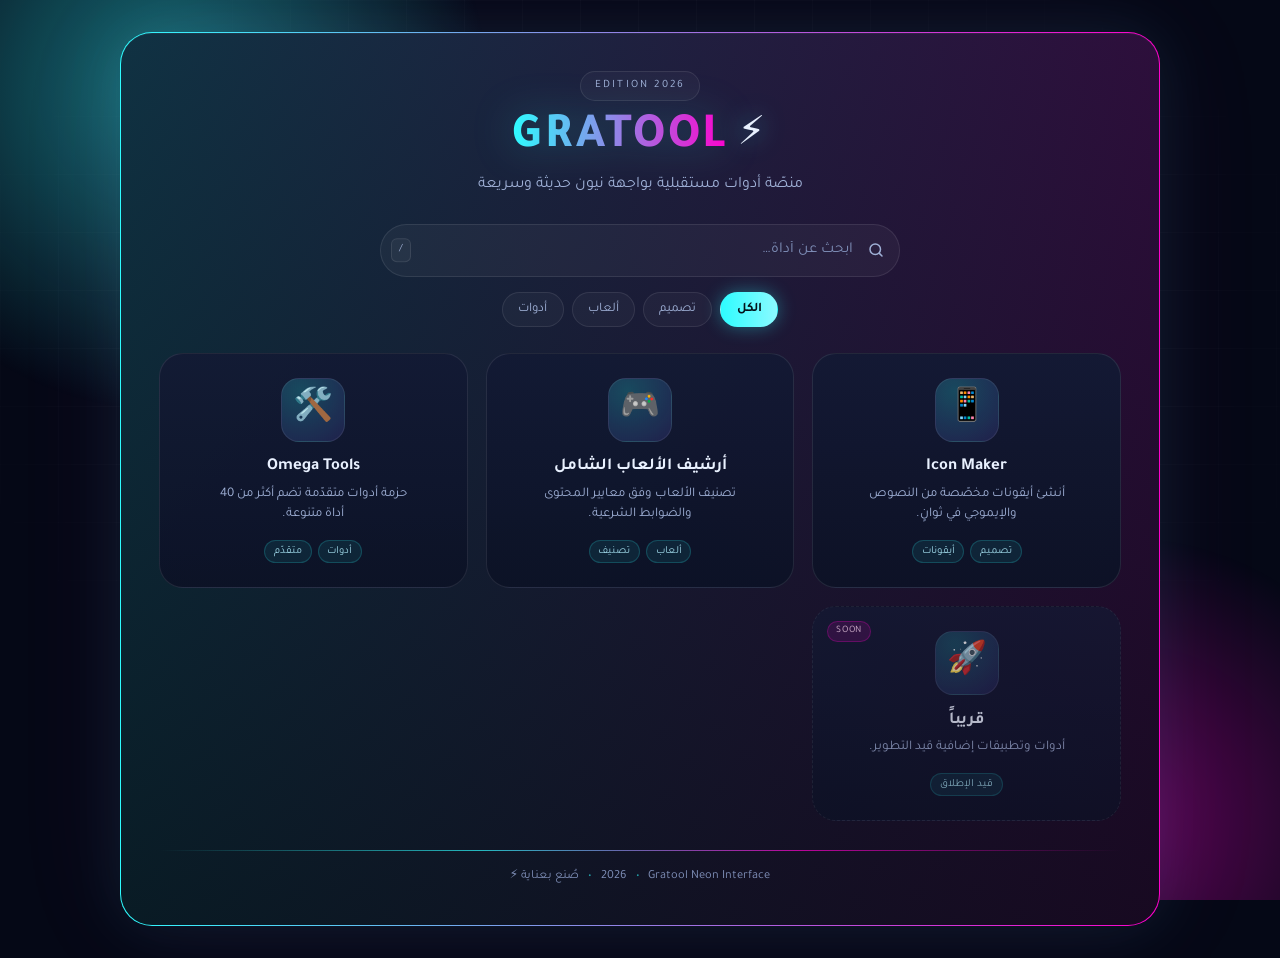
<file: index.html>
<!DOCTYPE html>
<html lang="ar" dir="rtl">
<head>
<meta charset="UTF-8">
<meta name="viewport" content="width=device-width, initial-scale=1.0">
<meta name="color-scheme" content="dark">
<meta name="theme-color" content="#050816">
<meta name="description" content="Gratool — منصّة أدوات مستقبلية بواجهة نيون حديثة وسريعة.">
<title>Gratool — أدوات نيون</title>

<link rel="preconnect" href="https://fonts.googleapis.com">
<link rel="preconnect" href="https://fonts.gstatic.com" crossorigin>
<link href="https://fonts.googleapis.com/css2?family=Tajawal:wght@400;500;700;800&display=swap" rel="stylesheet">

<style>
/* ============ الأساسيات ============ */
*,*::before,*::after{box-sizing:border-box}
*{margin:0;padding:0}

:root{
  --cyan:#2efcff;
  --magenta:#ff00cc;
  --violet:#7d5cff;
  --bg:#050816;
  --line:rgba(255,255,255,.09);
  --text:#e9f1ff;
  --muted:#9fb0d6;
  --r-xl:32px;
  --r-lg:24px;
  --ease:cubic-bezier(.22,.61,.36,1);
}

html{-webkit-text-size-adjust:100%;scroll-behavior:smooth}

body{
  min-height:100dvh;
  background:var(--bg);
  color:var(--text);
  font-family:"Tajawal",system-ui,-apple-system,"Segoe UI",Tahoma,sans-serif;
  line-height:1.6;
  display:flex;
  align-items:center;
  justify-content:center;
  padding:clamp(14px,3vw,32px);
  overflow-x:hidden;
}

:focus-visible{outline:2px solid var(--cyan);outline-offset:3px;border-radius:8px}

/* ============ الخلفية المتحركة ============ */
.bg{position:fixed;inset:0;z-index:0;pointer-events:none;overflow:hidden}

.blob{position:absolute;border-radius:50%;will-change:transform}
.b1{
  width:54vmax;height:54vmax;top:-20vmax;inset-inline-end:-14vmax;
  background:radial-gradient(circle,rgba(46,252,255,.42),transparent 66%);
  animation:float1 24s ease-in-out infinite;
}
.b2{
  width:48vmax;height:48vmax;bottom:-18vmax;inset-inline-start:-12vmax;
  background:radial-gradient(circle,rgba(255,0,204,.34),transparent 66%);
  animation:float2 28s ease-in-out infinite;
}
.b3{
  width:40vmax;height:40vmax;top:36%;inset-inline-start:32%;
  background:radial-gradient(circle,rgba(125,92,255,.3),transparent 66%);
  animation:float3 32s ease-in-out infinite;
}
@keyframes float1{
  0%,100%{transform:translate3d(0,0,0) scale(1)}
  50%{transform:translate3d(-6vmax,5vmax,0) scale(1.12)}
}
@keyframes float2{
  0%,100%{transform:translate3d(0,0,0) scale(1)}
  50%{transform:translate3d(5vmax,-4vmax,0) scale(1.15)}
}
@keyframes float3{
  0%,100%{transform:translate3d(0,0,0) scale(1)}
  50%{transform:translate3d(-4vmax,-6vmax,0) scale(.9)}
}

/* شبكة خطوط خفيفة */
.grid-lines{
  position:absolute;inset:0;
  background-image:
    linear-gradient(rgba(255,255,255,.05) 1px,transparent 1px),
    linear-gradient(90deg,rgba(255,255,255,.05) 1px,transparent 1px);
  background-size:58px 58px;
  -webkit-mask-image:radial-gradient(ellipse 78% 68% at 50% 38%,#000 18%,transparent 76%);
          mask-image:radial-gradient(ellipse 78% 68% at 50% 38%,#000 18%,transparent 76%);
}

/* ============ الهيكل ============ */
.page{position:relative;z-index:1;width:100%;display:flex;justify-content:center}

.shell{
  width:min(1040px,100%);
  padding:clamp(20px,3.2vw,38px);
  border-radius:var(--r-xl);
  border:1px solid transparent;

  /* طبقة الخلفية + طبقة حدود متدرجة متحركة */
  background-image:
    linear-gradient(180deg,rgba(11,17,36,.86),rgba(6,10,20,.93)),
    linear-gradient(90deg,var(--cyan),var(--magenta),var(--violet),var(--cyan));
  background-size:100% 100%,300% 100%;
  background-position:0 0,0% 50%;
  background-repeat:no-repeat,repeat;
  background-origin:padding-box,border-box;
  background-clip:padding-box,border-box;
  animation:borderFlow 14s linear infinite;

  box-shadow:
    inset 0 1px 0 rgba(255,255,255,.05),
    0 0 60px rgba(46,252,255,.09),
    0 0 120px rgba(255,0,204,.07);

  -webkit-backdrop-filter:blur(14px);
          backdrop-filter:blur(14px);
}
@keyframes borderFlow{
  to{background-position:0 0,150% 50%}
}

/* ============ الترويسة ============ */
.hero{text-align:center}

.eyebrow{
  display:inline-flex;align-items:center;gap:.5rem;
  font-size:.7rem;letter-spacing:.2em;text-transform:uppercase;
  color:var(--muted);
  border:1px solid var(--line);
  background:rgba(255,255,255,.03);
  padding:.32rem .85rem;border-radius:999px;
}

.logo{
  display:flex;align-items:center;justify-content:center;gap:.5rem;
  font-size:clamp(2rem,6vw,3.1rem);
  font-weight:800;
  letter-spacing:.05em;
  line-height:1.15;
  margin:.6rem 0 .3rem;
}
.logo-text{
  background:linear-gradient(90deg,var(--cyan),var(--magenta));
  -webkit-background-clip:text;background-clip:text;
  color:transparent;-webkit-text-fill-color:transparent;
  filter:drop-shadow(0 0 20px rgba(46,252,255,.25));
}
.bolt{
  font-size:.8em;
  filter:drop-shadow(0 0 12px rgba(46,252,255,.55));
}

.subtitle{color:var(--muted);font-size:clamp(.85rem,2.2vw,1rem)}

/* ============ أدوات التحكم ============ */
.controls{
  display:flex;flex-direction:column;align-items:center;gap:.9rem;
  margin-top:clamp(1.1rem,2.6vw,1.6rem);
  margin-bottom:clamp(1.1rem,2.6vw,1.6rem);
}

.search{position:relative;width:min(520px,100%)}
.search input{
  width:100%;
  padding-block:.85rem;
  padding-inline:2.9rem;
  border-radius:999px;
  border:1px solid var(--line);
  background:rgba(255,255,255,.04);
  color:var(--text);
  font:inherit;font-size:.95rem;
  outline:none;
  transition:border-color .25s,box-shadow .25s,background .25s;
}
.search input::placeholder{color:#7f8fb8}
.search input:focus{
  border-color:rgba(46,252,255,.55);
  background:rgba(46,252,255,.05);
  box-shadow:0 0 0 4px rgba(46,252,255,.11),0 0 26px rgba(46,252,255,.16);
}
.search input::-webkit-search-cancel-button{cursor:pointer;filter:invert(.6)}

.s-icon{
  position:absolute;inset-inline-start:.95rem;top:50%;
  transform:translateY(-50%);
  width:18px;height:18px;
  stroke:var(--muted);fill:none;stroke-width:2;
  stroke-linecap:round;stroke-linejoin:round;
  pointer-events:none;
}

.search kbd{
  position:absolute;inset-inline-end:.7rem;top:50%;
  transform:translateY(-50%);
  font-family:inherit;font-size:.7rem;color:var(--muted);
  border:1px solid var(--line);
  background:rgba(255,255,255,.04);
  border-radius:6px;padding:.12rem .42rem;
  pointer-events:none;
}

/* شرائح التصنيف */
.chips{display:flex;flex-wrap:wrap;gap:.5rem;justify-content:center}
.chip{
  font:inherit;font-size:.82rem;color:var(--muted);
  background:rgba(255,255,255,.03);
  border:1px solid var(--line);
  padding:.4rem .95rem;border-radius:999px;
  cursor:pointer;
  transition:color .22s,border-color .22s,transform .22s var(--ease),background .22s;
}
.chip:hover{color:var(--text);border-color:rgba(46,252,255,.4);transform:translateY(-1px)}
.chip.is-active{
  color:#04121a;
  background:linear-gradient(90deg,var(--cyan),#8bfaff);
  border-color:transparent;
  font-weight:700;
  box-shadow:0 0 18px rgba(46,252,255,.35);
}

/* ============ الشبكة ============ */
.grid{
  display:grid;
  grid-template-columns:repeat(auto-fit,minmax(min(100%,235px),1fr));
  gap:clamp(12px,2vw,18px);
}

/* ============ البطاقات ============ */
.card{
  --mx:50%;
  --my:0%;
  position:relative;
  isolation:isolate;
  overflow:hidden;

  display:flex;flex-direction:column;
  align-items:center;justify-content:center;
  text-align:center;
  gap:.3rem;

  min-height:195px;
  padding:1.5rem 1.15rem;

  border-radius:var(--r-lg);
  border:1px solid var(--line);
  background:linear-gradient(180deg,rgba(19,26,52,.92),rgba(12,18,38,.92));
  color:inherit;
  text-decoration:none;

  transition:transform .3s var(--ease),border-color .3s,box-shadow .3s;
  animation:cardIn .55s var(--ease) backwards;
  animation-delay:calc(var(--i,0) * 70ms);
  -webkit-tap-highlight-color:transparent;
}
@keyframes cardIn{
  from{opacity:0;transform:translateY(14px) scale(.98)}
  to{opacity:1;transform:none}
}

/* بقعة ضوء تتبع المؤشر */
.card::before{
  content:"";
  position:absolute;inset:0;
  z-index:-1;
  background:radial-gradient(300px circle at var(--mx) var(--my),
              rgba(46,252,255,.16),transparent 62%);
  opacity:0;
  transition:opacity .3s;
}

/* لمعة تمرّ عند المرور */
.card::after{
  content:"";
  position:absolute;top:-25%;bottom:-25%;
  inset-inline-end:-70%;
  width:60%;
  background:linear-gradient(90deg,transparent,rgba(255,255,255,.13),transparent);
  transform:translateX(0) skewX(-18deg);
  opacity:0;
  pointer-events:none;
  transition:transform .8s var(--ease),opacity .4s;
}

.card:hover,
.card:focus-visible{
  transform:translateY(-6px);
  border-color:rgba(46,252,255,.55);
  box-shadow:
    0 18px 40px -20px rgba(46,252,255,.5),
    0 0 32px rgba(46,252,255,.13),
    0 0 62px rgba(255,0,204,.1);
  outline:none;
}
.card:hover::before,
.card:focus-visible::before{opacity:1}
.card:hover::after,
.card:focus-visible::after{transform:translateX(-400%) skewX(-18deg);opacity:1}

.card:active{transform:translateY(-3px) scale(.99)}

/* أيقونة */
.icon{
  width:64px;height:64px;
  display:grid;place-items:center;
  font-size:2rem;line-height:1;
  border-radius:18px;
  border:1px solid rgba(255,255,255,.08);
  background:radial-gradient(circle at 30% 20%,rgba(46,252,255,.22),rgba(125,92,255,.14));
  margin-bottom:.6rem;
  transition:transform .35s var(--ease),box-shadow .35s;
}
.card:hover .icon,
.card:focus-visible .icon{
  transform:translateY(-3px) scale(1.06);
  box-shadow:0 0 24px rgba(46,252,255,.28);
}

.card h2{font-size:1.05rem;font-weight:700;line-height:1.35}
.card p{font-size:.83rem;color:var(--muted);line-height:1.55;max-width:28ch}

/* وسوم صغيرة */
.tags{display:flex;flex-wrap:wrap;gap:.35rem;justify-content:center;margin-top:.65rem}
.tag{
  font-size:.68rem;
  color:#9fd8e8;
  background:rgba(46,252,255,.08);
  border:1px solid rgba(46,252,255,.18);
  border-radius:999px;
  padding:.12rem .55rem;
}

/* بطاقة "قريباً" */
.card.is-soon{cursor:default;opacity:.75;border-style:dashed}
.card.is-soon:hover,
.card.is-soon:focus-visible{
  transform:none;
  border-color:var(--line);
  box-shadow:none;
}
.card.is-soon::after{display:none}
.badge-soon{
  position:absolute;top:.85rem;inset-inline-end:.85rem;
  font-size:.62rem;letter-spacing:.08em;
  color:#ffd7f5;
  background:rgba(255,0,204,.16);
  border:1px solid rgba(255,0,204,.35);
  border-radius:999px;
  padding:.1rem .5rem;
}

/* إخفاء البطاقات المُفلترة */
.card[hidden]{display:none}

/* حالة عدم وجود نتائج */
.empty{
  text-align:center;
  color:var(--muted);
  font-size:.9rem;
  padding:1.6rem 1rem;
  border:1px dashed var(--line);
  border-radius:var(--r-lg);
  background:rgba(255,255,255,.02);
}

/* ============ التذييل ============ */
.neon-line{
  height:1px;
  margin:clamp(1.2rem,3vw,1.8rem) 0 1rem;
  background:linear-gradient(90deg,transparent,var(--cyan),var(--magenta),transparent);
  opacity:.7;
}
.footer{
  display:flex;flex-wrap:wrap;justify-content:center;gap:.55rem;
  font-size:.78rem;color:#7f8fb8;
}
.footer .dot{color:rgba(46,252,255,.6)}

/* ============ إتاحة ============ */
.sr-only{
  position:absolute;width:1px;height:1px;
  padding:0;margin:-1px;overflow:hidden;
  clip:rect(0 0 0 0);white-space:nowrap;border:0;
}
.skip{
  position:absolute;top:-100px;inset-inline-start:1rem;
  z-index:99;
  background:#0b1022;color:var(--text);
  border:1px solid var(--cyan);
  padding:.6rem 1rem;border-radius:12px;
  text-decoration:none;transition:top .2s;
}
.skip:focus{top:1rem}

/* ============ الاستجابة ============ */
@media (max-width:600px){
  .shell{border-radius:24px;padding:18px 14px}
  .card{min-height:165px;padding:1.15rem .9rem}
  .icon{width:54px;height:54px;font-size:1.65rem;border-radius:15px}
  .card h2{font-size:.95rem}
  .card p{font-size:.76rem}
}

@media (hover:none){
  .search kbd{display:none}
  .search input{padding-inline:2.7rem}
}

/* تقليل الحركة لمن يفضّل ذلك */
@media (prefers-reduced-motion:reduce){
  *,*::before,*::after{
    animation-duration:.001ms !important;
    animation-iteration-count:1 !important;
    transition-duration:.001ms !important;
    scroll-behavior:auto !important;
  }
}
</style>
</head>

<body>

<!-- ===== الخلفية ===== -->
<div class="bg" aria-hidden="true">
  <span class="blob b1"></span>
  <span class="blob b2"></span>
  <span class="blob b3"></span>
  <span class="grid-lines"></span>
</div>

<a class="skip" href="#tools">تخطَّ إلى الأدوات</a>

<main class="page">
  <div class="shell">

    <!-- ===== الترويسة ===== -->
    <header class="hero">
      <p class="eyebrow">2026 Edition</p>

      <h1 class="logo">
        <span class="bolt" aria-hidden="true">⚡</span>
        <span class="logo-text">GRATOOL</span>
      </h1>

      <p class="subtitle">منصّة أدوات مستقبلية بواجهة نيون حديثة وسريعة</p>

      <div class="controls">
        <div class="search">
          <svg class="s-icon" viewBox="0 0 24 24" aria-hidden="true">
            <circle cx="11" cy="11" r="7"></circle>
            <path d="M20 20l-3.2-3.2"></path>
          </svg>
          <input id="search" type="search" placeholder="ابحث عن أداة…"
                 aria-label="ابحث عن أداة" autocomplete="off" spellcheck="false">
          <kbd>/</kbd>
        </div>

        <div class="chips" role="group" aria-label="تصفية حسب التصنيف">
          <button class="chip is-active" data-filter="all" aria-pressed="true">الكل</button>
          <button class="chip" data-filter="design" aria-pressed="false">تصميم</button>
          <button class="chip" data-filter="games"  aria-pressed="false">ألعاب</button>
          <button class="chip" data-filter="tools"  aria-pressed="false">أدوات</button>
        </div>
      </div>
    </header>

    <!-- ===== الشبكة ===== -->
    <section id="tools" class="grid" aria-label="قائمة الأدوات">

      <a class="card" href="mobile.html" style="--i:0"
         data-cat="design"
         data-search="icon maker ايقونات أيقونات ايموجي إيموجي تصميم موبايل mobile">
        <span class="icon" aria-hidden="true">📱</span>
        <h2>Icon Maker</h2>
        <p>أنشئ أيقونات مخصّصة من النصوص والإيموجي في ثوانٍ.</p>
        <span class="tags"><span class="tag">تصميم</span><span class="tag">أيقونات</span></span>
      </a>

      <a class="card" href="pc.html" style="--i:1"
         data-cat="games"
         data-search="أرشيف الالعاب الألعاب الشامل تصنيف pc games">
        <span class="icon" aria-hidden="true">🎮</span>
        <h2>أرشيف الألعاب الشامل</h2>
        <p>تصنيف الألعاب وفق معايير المحتوى والضوابط الشرعية.</p>
        <span class="tags"><span class="tag">ألعاب</span><span class="tag">تصنيف</span></span>
      </a>

      <a class="card" href="omega.html" style="--i:2"
         data-cat="tools"
         data-search="omega tools ادوات أدوات متقدمة متقدّم حزمة omega">
        <span class="icon" aria-hidden="true">🛠️</span>
        <h2>Omega Tools</h2>
        <p>حزمة أدوات متقدّمة تضم أكثر من 40 أداة متنوعة.</p>
        <span class="tags"><span class="tag">أدوات</span><span class="tag">متقدّم</span></span>
      </a>

      <div class="card is-soon" style="--i:3"
           data-cat="tools"
           data-search="coming soon قريبا قريباً ادوات أدوات جديدة تطبيقات">
        <span class="badge-soon">SOON</span>
        <span class="icon" aria-hidden="true">🚀</span>
        <h2>قريباً</h2>
        <p>أدوات وتطبيقات إضافية قيد التطوير.</p>
        <span class="tags"><span class="tag">قيد الإطلاق</span></span>
      </div>

    </section>

    <p id="empty" class="empty" hidden>لا توجد أداة مطابقة لبحثك — جرّب كلمة أخرى.</p>
    <p id="status" class="sr-only" role="status" aria-live="polite"></p>

    <!-- ===== التذييل ===== -->
    <div class="neon-line"></div>
    <footer class="footer">
      <span>Gratool Neon Interface</span>
      <span class="dot" aria-hidden="true">•</span>
      <span id="year">2026</span>
      <span class="dot" aria-hidden="true">•</span>
      <span>صُنع بعناية ⚡</span>
    </footer>

  </div>
</main>

<script>
(function () {
  "use strict";

  var grid   = document.getElementById("tools");
  var cards  = Array.prototype.slice.call(grid.querySelectorAll(".card"));
  var input  = document.getElementById("search");
  var chips  = Array.prototype.slice.call(document.querySelectorAll(".chip"));
  var empty  = document.getElementById("empty");
  var status = document.getElementById("status");

  /* --- تطبيع النص العربي: توحيد الهمزات والياء والتاء + إزالة التشكيل --- */
  function norm(value) {
    return (value || "").toString().toLowerCase()
      .replace(/[\u064B-\u0652\u0640]/g, "")   // تشكيل + تطويل
      .replace(/[أإآٱ]/g, "ا")
      .replace(/ى/g, "ي")
      .replace(/ة/g, "ه")
      .replace(/[^\p{L}\p{N}\s]/gu, " ")       // إزالة الرموز
      .replace(/\s+/g, " ")
      .trim();
  }

  /* --- بناء فهرس بحث لكل بطاقة مسبقاً (أسرع) --- */
  cards.forEach(function (card) {
    card.dataset.index = norm(
      card.textContent + " " + (card.dataset.search || "") + " " + (card.dataset.cat || "")
    );
  });

  var activeCat = "all";
  var query = "";

  /* --- تطبيق الفلترة --- */
  function apply() {
    var shown = 0;

    cards.forEach(function (card) {
      var okCat = activeCat === "all" || card.dataset.cat === activeCat;
      var okQuery = !query || card.dataset.index.indexOf(query) !== -1;
      var ok = okCat && okQuery;

      card.hidden = !ok;
      if (ok) shown++;
    });

    empty.hidden = shown !== 0;
    status.textContent = shown
      ? "عدد الأدوات الظاهرة: " + shown
      : "لا توجد نتائج مطابقة";
  }

  /* --- البحث --- */
  input.addEventListener("input", function () {
    query = norm(input.value);
    apply();
  });

  /* --- شرائح التصنيف --- */
  chips.forEach(function (chip) {
    chip.addEventListener("click", function () {
      chips.forEach(function (c) {
        c.classList.remove("is-active");
        c.setAttribute("aria-pressed", "false");
      });
      chip.classList.add("is-active");
      chip.setAttribute("aria-pressed", "true");

      activeCat = chip.dataset.filter;
      apply();
    });
  });

  /* --- اختصارات لوحة المفاتيح: "/" للبحث و Escape للمسح --- */
  document.addEventListener("keydown", function (e) {
    var tag = (document.activeElement && document.activeElement.tagName) || "";

    if (e.key === "/" && tag !== "INPUT" && tag !== "TEXTAREA") {
      e.preventDefault();
      input.focus();
      input.select();
    }

    if (e.key === "Escape" && document.activeElement === input) {
      input.value = "";
      query = "";
      apply();
      input.blur();
    }
  });

  /* --- بقعة الضوء التي تتبع المؤشر (سطح المكتب فقط) --- */
  if (window.matchMedia("(hover:hover) and (pointer:fine)").matches) {
    cards.forEach(function (card) {
      card.addEventListener("pointermove", function (e) {
        var rect = card.getBoundingClientRect();
        card.style.setProperty("--mx", (e.clientX - rect.left) + "px");
        card.style.setProperty("--my", (e.clientY - rect.top) + "px");
      });
    });
  }

  /* --- السنة تلقائياً --- */
  document.getElementById("year").textContent = new Date().getFullYear();

  /* --- تهيئة أولية --- */
  apply();
})();
</script>

</body>
</html>
</file>
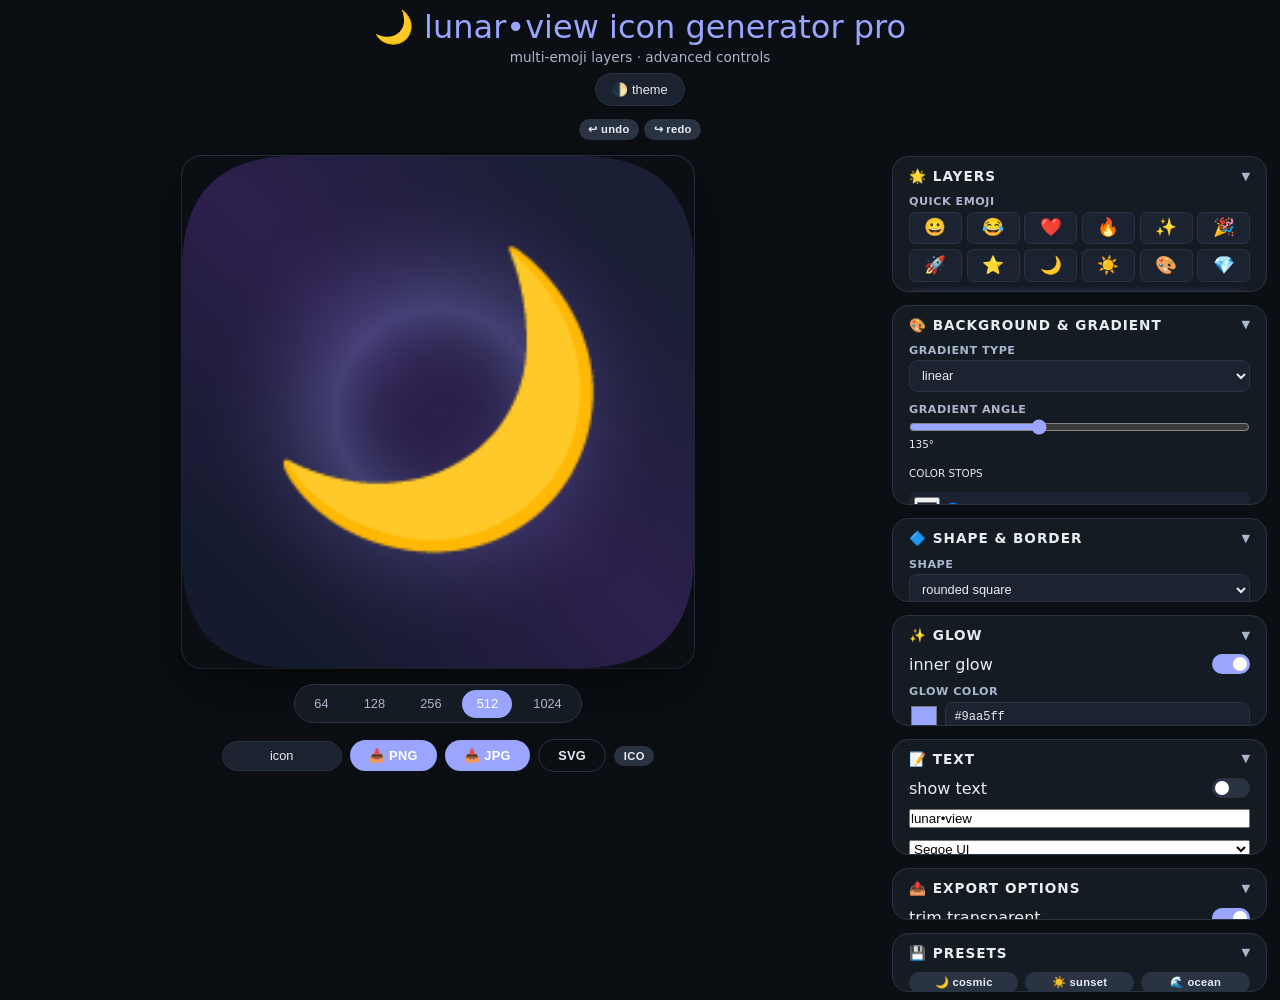
<file: deepseek_html_20260609_49e1e5.html>
<!DOCTYPE html>
<html lang="en">
<head>
  <meta charset="UTF-8">
  <meta name="viewport" content="width=device-width, initial-scale=1.0, maximum-scale=1.5, user-scalable=yes">
  <title>lunar•view icon generator pro</title>
  <style>
    :root {
      --bg: #0b0f14;
      --surface: #151b23;
      --card: #1c2330;
      --accent: #9aa5ff;
      --text: #e6edf3;
      --text-secondary: #a9b7cc;
      --border: #2a3342;
      --shadow: 0 20px 60px rgba(0,0,0,0.5);
    }

    body.light {
      --bg: #f5f5f7;
      --surface: #ffffff;
      --card: #f0f0f5;
      --accent: #6c5ce7;
      --text: #1a1a2e;
      --text-secondary: #555;
      --border: #ddd;
      --shadow: 0 8px 30px rgba(0,0,0,0.08);
    }

    * { margin:0; padding:0; box-sizing:border-box; }

    body {
      background: var(--bg);
      color: var(--text);
      font-family: 'Segoe UI', system-ui, sans-serif;
      min-height: 100vh;
      padding: 0.5rem;
      transition: background 0.3s, color 0.3s;
      overflow-x: hidden;
    }

    .app-header {
      text-align: center;
      margin-bottom: 1rem;
      position: relative;
      padding: 0 0.5rem;
    }
    .app-header h1 {
      font-weight: 500;
      font-size: clamp(1.3rem, 5vw, 2rem);
      color: var(--accent);
      margin-bottom: 0.2rem;
    }
    .app-header p {
      color: var(--text-secondary);
      font-size: 0.85rem;
      margin-bottom: 0.5rem;
    }
    .theme-toggle-btn {
      background: var(--card);
      border: 1px solid var(--border);
      color: var(--text);
      border-radius: 2rem;
      padding: 0.5rem 1rem;
      cursor: pointer;
      font-size: 0.8rem;
      transition: 0.2s;
      display: inline-flex;
      align-items: center;
      gap: 0.3rem;
      margin-bottom: 0.5rem;
    }
    .theme-toggle-btn:hover {
      background: var(--accent);
      color: white;
      border-color: var(--accent);
    }

    .main-layout {
      display: grid;
      grid-template-columns: 1fr 380px;
      gap: 1.5rem;
      max-width: 1400px;
      margin: 0 auto;
    }

    .preview-panel {
      display: flex;
      flex-direction: column;
      align-items: center;
      gap: 1rem;
    }

    .canvas-wrapper {
      border-radius: 20px;
      overflow: hidden;
      box-shadow: var(--shadow), 0 0 0 1px var(--border);
      width: 100%;
      max-width: 512px;
    }
    canvas {
      display: block;
      width: 100%;
      height: auto;
    }

    .size-tabs {
      display: flex;
      gap: 0.4rem;
      background: var(--surface);
      padding: 0.3rem;
      border-radius: 2rem;
      border: 1px solid var(--border);
      flex-wrap: wrap;
      justify-content: center;
    }
    .size-tab {
      padding: 0.4rem 0.9rem;
      border-radius: 1.5rem;
      cursor: pointer;
      font-size: 0.8rem;
      border: none;
      background: transparent;
      color: var(--text-secondary);
      font-weight: 500;
      transition: 0.2s;
    }
    .size-tab.active {
      background: var(--accent);
      color: white;
    }

    .action-buttons {
      display: flex;
      gap: 0.5rem;
      flex-wrap: wrap;
      align-items: center;
      justify-content: center;
    }

    .btn {
      padding: 0.5rem 1.2rem;
      border-radius: 2rem;
      font-weight: 600;
      font-size: 0.8rem;
      cursor: pointer;
      border: none;
      transition: 0.2s;
      letter-spacing: 0.3px;
      white-space: nowrap;
    }
    .btn-primary {
      background: var(--accent);
      color: white;
    }
    .btn-primary:hover {
      filter: brightness(1.1);
      box-shadow: 0 4px 20px rgba(154,165,255,0.4);
    }
    .btn-outline {
      background: transparent;
      border: 1px solid var(--border);
      color: var(--text);
    }
    .btn-outline:hover {
      background: var(--card);
      border-color: var(--accent);
    }
    .btn-sm {
      padding: 0.25rem 0.6rem;
      font-size: 0.7rem;
      border-radius: 1rem;
      background: var(--border);
      border: none;
      color: var(--text);
      cursor: pointer;
      white-space: nowrap;
    }
    .btn-sm.danger { background: rgba(255,123,139,0.2); color: #ff7b8b; }

    .filename-input {
      background: var(--card);
      border: 1px solid var(--border);
      border-radius: 1.5rem;
      padding: 0.4rem 0.8rem;
      color: var(--text);
      font-size: 0.8rem;
      outline: none;
      width: 120px;
      text-align: center;
    }

    .controls-panel {
      display: flex;
      flex-direction: column;
      gap: 0.8rem;
      max-height: calc(100vh - 4rem);
      overflow-y: auto;
      padding-right: 0.3rem;
    }
    .controls-panel::-webkit-scrollbar { width: 4px; }
    .controls-panel::-webkit-scrollbar-thumb { background: var(--border); border-radius: 4px; }

    .section {
      background: var(--surface);
      border: 1px solid var(--border);
      border-radius: 1rem;
      overflow: hidden;
    }
    .section-header {
      display: flex;
      justify-content: space-between;
      align-items: center;
      padding: 0.7rem 1rem;
      cursor: pointer;
      user-select: none;
      transition: 0.2s;
    }
    .section-header:hover { background: var(--card); }
    .section-header h3 {
      font-size: 0.85rem;
      font-weight: 600;
      text-transform: uppercase;
      letter-spacing: 1px;
      display: flex;
      align-items: center;
      gap: 0.4rem;
    }
    .section-header .arrow {
      transition: 0.3s;
      font-size: 0.7rem;
      color: var(--text-secondary);
    }
    .section.collapsed .arrow { transform: rotate(-90deg); }
    .section.collapsed .section-body { display: none; }
    .section-body {
      padding: 0 1rem 1rem;
      display: flex;
      flex-direction: column;
      gap: 0.7rem;
    }

    .control-row { display: flex; flex-direction: column; gap: 0.2rem; }
    .control-row label {
      font-size: 0.7rem;
      text-transform: uppercase;
      letter-spacing: 0.5px;
      color: var(--text-secondary);
      font-weight: 600;
    }
    .control-row input[type="range"] { width: 100%; accent-color: var(--accent); }
    .control-row input[type="text"],
    .control-row input[type="number"],
    .control-row select {
      background: var(--card);
      border: 1px solid var(--border);
      border-radius: 0.5rem;
      padding: 0.4rem 0.5rem;
      color: var(--text);
      font-size: 0.8rem;
      outline: none;
      width: 100%;
    }
    .color-picker-row {
      display: flex;
      gap: 0.4rem;
      align-items: center;
    }
    .color-picker-row input[type="color"] {
      width: 30px; height: 30px;
      border: none; border-radius: 0.4rem;
      cursor: pointer; background: transparent; padding: 0;
    }
    .color-picker-row input[type="text"] {
      flex: 1; font-family: monospace; font-size: 0.75rem;
    }

    .toggle-row {
      display: flex;
      justify-content: space-between;
      align-items: center;
    }
    .toggle-switch {
      position: relative; width: 38px; height: 20px;
    }
    .toggle-switch input { opacity:0; width:0; height:0; }
    .toggle-slider {
      position: absolute; cursor: pointer;
      top:0; left:0; right:0; bottom:0;
      background: var(--border); border-radius: 20px;
      transition: 0.3s;
    }
    .toggle-slider:before {
      position: absolute; content: "";
      height: 14px; width: 14px;
      left: 3px; bottom: 3px;
      background: white; border-radius: 50%;
      transition: 0.3s;
    }
    input:checked + .toggle-slider { background: var(--accent); }
    input:checked + .toggle-slider:before { transform: translateX(18px); }

    .emoji-grid {
      display: grid;
      grid-template-columns: repeat(6, 1fr);
      gap: 0.3rem;
    }
    .emoji-btn {
      background: var(--card);
      border: 1px solid var(--border);
      border-radius: 0.4rem;
      padding: 0.3rem;
      cursor: pointer;
      font-size: 1.1rem;
      text-align: center;
      transition: 0.2s;
    }
    .emoji-btn:hover { background: var(--accent); border-color: var(--accent); transform: scale(1.1); }

    .layer-item {
      background: var(--card);
      border: 2px solid var(--border);
      border-radius: 0.7rem;
      padding: 0.6rem;
      display: flex;
      flex-direction: column;
      gap: 0.4rem;
      transition: border-color 0.2s;
      cursor: pointer;
    }
    .layer-item.active { border-color: var(--accent); box-shadow: 0 0 8px rgba(154,165,255,0.3); }
    .layer-header {
      display: flex;
      align-items: center;
      gap: 0.4rem;
      justify-content: space-between;
      flex-wrap: wrap;
    }
    .layer-emoji-input {
      background: transparent;
      border: 1px solid var(--border);
      border-radius: 0.3rem;
      padding: 0.1rem 0.2rem;
      color: var(--text);
      font-size: 1.1rem;
      width: 45px;
      text-align: center;
    }
    .layer-controls {
      display: flex;
      flex-wrap: wrap;
      gap: 0.2rem;
      align-items: center;
    }
    .layer-controls label {
      font-size: 0.6rem;
      text-transform: uppercase;
      color: var(--text-secondary);
      margin-right: 0.1rem;
    }
    .layer-controls input[type="range"] {
      width: 45px;
      accent-color: var(--accent);
    }

    .stops-list {
      display: flex;
      flex-direction: column;
      gap: 0.3rem;
    }
    .stop-item {
      display: flex;
      align-items: center;
      gap: 0.3rem;
      background: var(--card);
      padding: 0.3rem;
      border-radius: 0.4rem;
      flex-wrap: wrap;
    }
    .stop-item input[type="color"] { width: 26px; height: 26px; }
    .stop-item input[type="range"] { flex:1; min-width: 70px; }
    .stop-item button { background: transparent; border: none; color: var(--text-secondary); cursor: pointer; padding: 0.2rem; }

    .undo-redo-group {
      display: flex;
      gap: 0.3rem;
      justify-content: center;
    }

    /* Mobile adjustments */
    @media (max-width: 850px) {
      body { padding: 0.3rem; }
      .main-layout {
        grid-template-columns: 1fr;
        gap: 1rem;
      }
      .preview-panel {
        position: static;
        gap: 0.8rem;
      }
      .controls-panel {
        max-height: none;
        overflow-y: visible;
      }
      .canvas-wrapper {
        max-width: 100%;
        border-radius: 16px;
      }
      .size-tab {
        padding: 0.3rem 0.7rem;
        font-size: 0.75rem;
      }
      .btn {
        padding: 0.5rem 1rem;
        font-size: 0.75rem;
      }
      .filename-input {
        width: 100px;
        font-size: 0.75rem;
      }
      .emoji-grid {
        grid-template-columns: repeat(4, 1fr);
      }
      .layer-controls {
        gap: 0.1rem;
      }
      .layer-controls input[type="range"] {
        width: 38px;
      }
      .layer-controls label {
        font-size: 0.55rem;
      }
    }
  </style>
</head>
<body>
  <div class="app-header">
    <h1>🌙 lunar•view icon generator pro</h1>
    <p>multi‑emoji layers · advanced controls</p>
    <button class="theme-toggle-btn" id="themeToggle">🌓 theme</button>
    <div style="margin-top:0.3rem; display:flex; justify-content:center; gap:0.5rem;">
      <div class="undo-redo-group">
        <button class="btn btn-outline btn-sm" id="undoBtn" title="Undo (Ctrl+Z)">↩ undo</button>
        <button class="btn btn-outline btn-sm" id="redoBtn" title="Redo (Ctrl+Y)">↪ redo</button>
      </div>
    </div>
  </div>

  <div class="main-layout">
    <!-- Preview -->
    <div class="preview-panel">
      <div class="canvas-wrapper">
        <canvas id="iconCanvas" width="512" height="512"></canvas>
      </div>
      <div class="size-tabs">
        <button class="size-tab" data-size="64">64</button>
        <button class="size-tab" data-size="128">128</button>
        <button class="size-tab" data-size="256">256</button>
        <button class="size-tab active" data-size="512">512</button>
        <button class="size-tab" data-size="1024">1024</button>
      </div>
      <div class="action-buttons">
        <input type="text" class="filename-input" id="exportFileName" value="icon" placeholder="filename">
        <button class="btn btn-primary" onclick="downloadPNG()">📥 PNG</button>
        <button class="btn btn-primary" onclick="downloadJPG()">📥 JPG</button>
        <button class="btn btn-outline" onclick="downloadSVG()">SVG</button>
        <button class="btn btn-outline btn-sm" onclick="downloadICO()">ICO</button>
      </div>
    </div>

    <!-- Controls -->
    <div class="controls-panel">
      <!-- Emoji Layers -->
      <div class="section">
        <div class="section-header" onclick="toggleSection(this)"><h3>🌟 layers</h3><span class="arrow">▼</span></div>
        <div class="section-body">
          <div class="control-row"><label>quick emoji</label><div class="emoji-grid" id="emojiGrid"></div></div>
          <div id="layerList" style="display:flex; flex-direction:column; gap:0.5rem;"></div>
          <button class="btn btn-outline" onclick="addLayer()">➕ add layer</button>
        </div>
      </div>

      <!-- Background & Gradient -->
      <div class="section">
        <div class="section-header" onclick="toggleSection(this)"><h3>🎨 background & gradient</h3><span class="arrow">▼</span></div>
        <div class="section-body">
          <div class="control-row"><label>gradient type</label><select id="gradientType"><option value="linear">linear</option><option value="radial">radial</option><option value="conic">conic</option><option value="solid">solid</option></select></div>
          <div class="control-row"><label>gradient angle</label><input type="range" id="gradientAngle" min="0" max="360" step="1" value="135"><span id="gradientAngleVal" style="font-size:0.65rem; text-transform:uppercase;">135°</span></div>
          <div><label style="font-size:0.65rem; text-transform:uppercase;">color stops</label></div>
          <div class="stops-list" id="stopsList"></div>
          <button class="btn btn-outline btn-sm" onclick="addStop()">+ add stop</button>
          <div class="control-row"><label>pattern</label><select id="patternType"><option value="none">none</option><option value="dots">dots</option><option value="grid">grid</option><option value="stripes">stripes</option><option value="noise">noise</option></select></div>
          <div class="control-row"><label>pattern opacity</label><input type="range" id="patternOpacity" min="0" max="1" step="0.01" value="0.1"><span id="patternOpacityVal" style="font-size:0.65rem;">10%</span></div>
        </div>
      </div>

      <!-- Shape & Border -->
      <div class="section">
        <div class="section-header" onclick="toggleSection(this)"><h3>🔷 shape & border</h3><span class="arrow">▼</span></div>
        <div class="section-body">
          <div class="control-row"><label>shape</label><select id="shapeSelect"><option value="rounded">rounded square</option><option value="circle">circle</option><option value="square">square</option><option value="hexagon">hexagon</option><option value="diamond">diamond</option></select></div>
          <div class="control-row" id="roundnessRow"><label>corner radius</label><input type="range" id="roundness" min="0" max="0.5" step="0.01" value="0.22"><span id="roundnessVal" style="font-size:0.65rem;">22%</span></div>
          <div class="toggle-row"><label>border</label><label class="toggle-switch"><input type="checkbox" id="borderEnabled"><span class="toggle-slider"></span></label></div>
          <div id="borderColorRow" style="display:none;"><label>border color</label><div class="color-picker-row"><input type="color" id="borderColor" value="#9aa5ff"><input type="text" id="borderColorHex" value="#9aa5ff"></div></div>
          <div id="borderWidthRow" style="display:none;"><label>border width</label><input type="range" id="borderWidth" min="1" max="20" step="0.5" value="4"><span id="borderWidthVal" style="font-size:0.65rem;">4px</span></div>
        </div>
      </div>

      <!-- Glow -->
      <div class="section">
        <div class="section-header" onclick="toggleSection(this)"><h3>✨ glow</h3><span class="arrow">▼</span></div>
        <div class="section-body">
          <div class="toggle-row"><label>inner glow</label><label class="toggle-switch"><input type="checkbox" id="innerGlowEnabled" checked><span class="toggle-slider"></span></label></div>
          <div class="control-row"><label>glow color</label><div class="color-picker-row"><input type="color" id="glowColor" value="#9aa5ff"><input type="text" id="glowColorHex" value="#9aa5ff"></div></div>
          <div><label>intensity</label><input type="range" id="glowIntensity" min="0" max="1" step="0.01" value="0.25"><span id="glowIntensityVal">25%</span></div>
          <div><label>spread</label><input type="range" id="glowSpread" min="0.2" max="0.9" step="0.01" value="0.5"><span id="glowSpreadVal">50%</span></div>
          <div class="toggle-row"><label>outer glow</label><label class="toggle-switch"><input type="checkbox" id="outerGlowEnabled"><span class="toggle-slider"></span></label></div>
          <div><label>outer size</label><input type="range" id="outerGlowSize" min="0" max="30" step="0.5" value="8"><span id="outerGlowSizeVal">8px</span></div>
        </div>
      </div>

      <!-- Text -->
      <div class="section">
        <div class="section-header" onclick="toggleSection(this)"><h3>📝 text</h3><span class="arrow">▼</span></div>
        <div class="section-body">
          <div class="toggle-row"><label>show text</label><label class="toggle-switch"><input type="checkbox" id="textEnabled"><span class="toggle-slider"></span></label></div>
          <input type="text" id="overlayText" value="lunar•view" maxlength="30">
          <select id="fontFamily"><option value="'Segoe UI', sans-serif">Segoe UI</option><option value="'Arial Black', sans-serif">Arial Black</option><option value="'Courier New', monospace">Courier New</option><option value="'Georgia', serif">Georgia</option></select>
          <div><label>size</label><input type="range" id="fontSize" min="5" max="200" step="1" value="40"><span id="fontSizeVal">40px</span></div>
          <div><label>Y pos</label><input type="range" id="textPosY" min="0" max="100" step="1" value="75"><span id="textPosYVal">75%</span></div>
          <div class="color-picker-row"><input type="color" id="textColor" value="#ffffff"><input type="text" id="textColorHex" value="#ffffff"></div>
          <div class="toggle-row"><label>text shadow</label><label class="toggle-switch"><input type="checkbox" id="textShadowEnabled" checked><span class="toggle-slider"></span></label></div>
        </div>
      </div>

      <!-- Export Options -->
      <div class="section">
        <div class="section-header" onclick="toggleSection(this)"><h3>📤 export options</h3><span class="arrow">▼</span></div>
        <div class="section-body">
          <div class="toggle-row"><label>trim transparent</label><label class="toggle-switch"><input type="checkbox" id="trimTransparent" checked><span class="toggle-slider"></span></label></div>
          <p style="font-size:0.7rem; color:var(--text-secondary); margin-top:0.3rem;">Automatically removes unnecessary transparent corners from exported images.</p>
        </div>
      </div>

      <!-- Presets -->
      <div class="section">
        <div class="section-header" onclick="toggleSection(this)"><h3>💾 presets</h3><span class="arrow">▼</span></div>
        <div class="section-body">
          <div style="display:grid; grid-template-columns: repeat(3,1fr); gap:0.4rem;">
            <button class="btn btn-outline btn-sm" onclick="loadPreset('cosmic')">🌙 cosmic</button>
            <button class="btn btn-outline btn-sm" onclick="loadPreset('sunset')">☀️ sunset</button>
            <button class="btn btn-outline btn-sm" onclick="loadPreset('ocean')">🌊 ocean</button>
            <button class="btn btn-outline btn-sm" onclick="loadPreset('forest')">🌲 forest</button>
            <button class="btn btn-outline btn-sm" onclick="loadPreset('neon')">⚡ neon</button>
            <button class="btn btn-outline btn-sm" onclick="loadPreset('minimal')">💎 minimal</button>
          </div>
          <button class="btn btn-outline btn-sm" onclick="resetAll()">🔄 reset</button>
        </div>
      </div>
    </div>
  </div>

  <script>
    (function() {
      const canvas = document.getElementById('iconCanvas');
      const ctx = canvas.getContext('2d');
      let currentSize = 512;

      // State
      let layers = [
        { emoji: '🌙', size: 0.55, x: 0, y: 0, rotation: 0, opacity: 1, shadow: true }
      ];
      let selectedLayerIndex = 0;
      let stops = [
        { color: '#1a1f35', pos: 0 },
        { color: '#2d1f4e', pos: 50 },
        { color: '#151b2e', pos: 100 }
      ];

      // History
      const MAX_HISTORY = 50;
      let history = [];
      let historyIndex = -1;
      let ignoreStateChange = false;

      function getCurrentState() {
        return {
          layers: JSON.parse(JSON.stringify(layers)),
          selectedLayerIndex,
          stops: JSON.parse(JSON.stringify(stops)),
          gradientType: getVal('gradientType'),
          gradientAngle: getNum('gradientAngle'),
          patternType: getVal('patternType'),
          patternOpacity: getNum('patternOpacity'),
          shape: getVal('shapeSelect'),
          roundness: getNum('roundness'),
          borderEnabled: getChecked('borderEnabled'),
          borderColor: getVal('borderColor'),
          borderWidth: getNum('borderWidth'),
          innerGlowEnabled: getChecked('innerGlowEnabled'),
          glowColor: getVal('glowColor'),
          glowIntensity: getNum('glowIntensity'),
          glowSpread: getNum('glowSpread'),
          outerGlowEnabled: getChecked('outerGlowEnabled'),
          outerGlowSize: getNum('outerGlowSize'),
          textEnabled: getChecked('textEnabled'),
          overlayText: getVal('overlayText'),
          fontFamily: getVal('fontFamily'),
          fontSize: getNum('fontSize'),
          textPosY: getNum('textPosY'),
          textColor: getVal('textColor'),
          textShadowEnabled: getChecked('textShadowEnabled')
        };
      }

      function pushHistory() {
        if (ignoreStateChange) return;
        history = history.slice(0, historyIndex + 1);
        history.push(getCurrentState());
        if (history.length > MAX_HISTORY) {
          history.shift();
        } else {
          historyIndex++;
        }
      }

      function applyState(state) {
        ignoreStateChange = true;
        layers = JSON.parse(JSON.stringify(state.layers));
        selectedLayerIndex = state.selectedLayerIndex;
        stops = JSON.parse(JSON.stringify(state.stops));
        document.getElementById('gradientType').value = state.gradientType;
        document.getElementById('gradientAngle').value = state.gradientAngle;
        document.getElementById('gradientAngleVal').textContent = state.gradientAngle + '°';
        document.getElementById('patternType').value = state.patternType;
        document.getElementById('patternOpacity').value = state.patternOpacity;
        document.getElementById('patternOpacityVal').textContent = Math.round(state.patternOpacity*100)+'%';
        document.getElementById('shapeSelect').value = state.shape;
        document.getElementById('roundness').value = state.roundness;
        document.getElementById('roundnessVal').textContent = Math.round(state.roundness*100)+'%';
        document.getElementById('borderEnabled').checked = state.borderEnabled;
        document.getElementById('borderColor').value = state.borderColor;
        document.getElementById('borderColorHex').value = state.borderColor;
        document.getElementById('borderWidth').value = state.borderWidth;
        document.getElementById('borderWidthVal').textContent = state.borderWidth+'px';
        document.getElementById('innerGlowEnabled').checked = state.innerGlowEnabled;
        document.getElementById('glowColor').value = state.glowColor;
        document.getElementById('glowColorHex').value = state.glowColor;
        document.getElementById('glowIntensity').value = state.glowIntensity;
        document.getElementById('glowIntensityVal').textContent = Math.round(state.glowIntensity*100)+'%';
        document.getElementById('glowSpread').value = state.glowSpread;
        document.getElementById('glowSpreadVal').textContent = Math.round(state.glowSpread*100)+'%';
        document.getElementById('outerGlowEnabled').checked = state.outerGlowEnabled;
        document.getElementById('outerGlowSize').value = state.outerGlowSize;
        document.getElementById('outerGlowSizeVal').textContent = state.outerGlowSize+'px';
        document.getElementById('textEnabled').checked = state.textEnabled;
        document.getElementById('overlayText').value = state.overlayText;
        document.getElementById('fontFamily').value = state.fontFamily;
        document.getElementById('fontSize').value = state.fontSize;
        document.getElementById('fontSizeVal').textContent = state.fontSize+'px';
        document.getElementById('textPosY').value = state.textPosY;
        document.getElementById('textPosYVal').textContent = state.textPosY+'%';
        document.getElementById('textColor').value = state.textColor;
        document.getElementById('textColorHex').value = state.textColor;
        document.getElementById('textShadowEnabled').checked = state.textShadowEnabled;

        document.getElementById('borderColorRow').style.display = state.borderEnabled ? 'flex' : 'none';
        document.getElementById('borderWidthRow').style.display = state.borderEnabled ? 'flex' : 'none';
        document.getElementById('roundnessRow').style.display = state.shape === 'rounded' ? 'flex' : 'none';

        renderLayers();
        renderStops();
        drawIcon();
        ignoreStateChange = false;
      }

      function undoAction() {
        if (historyIndex > 0) {
          historyIndex--;
          applyState(history[historyIndex]);
        }
      }

      function redoAction() {
        if (historyIndex < history.length - 1) {
          historyIndex++;
          applyState(history[historyIndex]);
        }
      }

      document.addEventListener('keydown', (e) => {
        if ((e.ctrlKey || e.metaKey) && e.key === 'z') {
          e.preventDefault();
          undoAction();
        } else if ((e.ctrlKey || e.metaKey) && e.key === 'y') {
          e.preventDefault();
          redoAction();
        }
      });

      const themeToggleBtn = document.getElementById('themeToggle');
      themeToggleBtn.addEventListener('click', () => {
        document.body.classList.toggle('light');
      });

      function getVal(id) { return document.getElementById(id).value; }
      function getChecked(id) { return document.getElementById(id).checked; }
      function getNum(id) { return parseFloat(document.getElementById(id).value); }

      function hexToRgb(hex) {
        const result = /^#?([a-f\d]{2})([a-f\d]{2})([a-f\d]{2})$/i.exec(hex);
        return result ? { r: parseInt(result[1],16), g: parseInt(result[2],16), b: parseInt(result[3],16) } : { r:255,g:255,b:255 };
      }

      function addLayer() {
        layers.push({ emoji: '⭐', size: 0.3, x: 0, y: 0, rotation: 0, opacity: 1, shadow: true });
        selectedLayerIndex = layers.length - 1;
        renderLayers();
        drawIcon();
        pushHistory();
      }

      function duplicateLayer() {
        if (layers.length === 0) return;
        const copy = JSON.parse(JSON.stringify(layers[selectedLayerIndex]));
        layers.splice(selectedLayerIndex + 1, 0, copy);
        selectedLayerIndex = selectedLayerIndex + 1;
        renderLayers();
        drawIcon();
        pushHistory();
      }

      function removeLayer(index) {
        if (layers.length <= 1) return;
        layers.splice(index, 1);
        if (selectedLayerIndex >= layers.length) selectedLayerIndex = layers.length - 1;
        renderLayers();
        drawIcon();
        pushHistory();
      }

      function moveLayerUp(index) {
        if (index <= 0) return;
        [layers[index-1], layers[index]] = [layers[index], layers[index-1]];
        if (selectedLayerIndex === index) selectedLayerIndex = index - 1;
        else if (selectedLayerIndex === index - 1) selectedLayerIndex = index;
        renderLayers();
        drawIcon();
        pushHistory();
      }

      function moveLayerDown(index) {
        if (index >= layers.length - 1) return;
        [layers[index], layers[index+1]] = [layers[index+1], layers[index]];
        if (selectedLayerIndex === index) selectedLayerIndex = index + 1;
        else if (selectedLayerIndex === index + 1) selectedLayerIndex = index;
        renderLayers();
        drawIcon();
        pushHistory();
      }

      function renderLayers() {
        const container = document.getElementById('layerList');
        container.innerHTML = '';
        layers.forEach((layer, idx) => {
          const div = document.createElement('div');
          div.className = 'layer-item' + (idx === selectedLayerIndex ? ' active' : '');
          div.onclick = (e) => {
            if (e.target.tagName === 'INPUT' || e.target.tagName === 'BUTTON' || e.target.type === 'range') return;
            selectedLayerIndex = idx;
            renderLayers();
          };
          div.innerHTML = `
            <div class="layer-header">
              <span>layer ${idx+1}</span>
              <div style="display:flex; gap:0.15rem; flex-wrap:wrap;">
                <button class="btn-sm" onclick="event.stopPropagation(); moveLayerUp(${idx})" ${idx===0?'disabled':''}>▲</button>
                <button class="btn-sm" onclick="event.stopPropagation(); moveLayerDown(${idx})" ${idx===layers.length-1?'disabled':''}>▼</button>
                <button class="btn-sm" onclick="event.stopPropagation(); duplicateLayer()">⧉</button>
                <button class="btn-sm danger" onclick="event.stopPropagation(); removeLayer(${idx})" ${layers.length===1?'disabled':''}>🗑</button>
              </div>
            </div>
            <input class="layer-emoji-input" type="text" value="${escapeHtml(layer.emoji)}" onchange="updateLayer(${idx},'emoji',this.value)" onclick="event.stopPropagation();">
            <div class="layer-controls">
              <label>size</label><input type="range" min="0.1" max="0.9" step="0.01" value="${layer.size}" oninput="updateLayer(${idx},'size',parseFloat(this.value));">
              <label>X</label><input type="range" min="-100" max="100" step="1" value="${layer.x}" oninput="updateLayer(${idx},'x',parseInt(this.value));">
              <label>Y</label><input type="range" min="-100" max="100" step="1" value="${layer.y}" oninput="updateLayer(${idx},'y',parseInt(this.value));">
              <label>rot</label><input type="range" min="0" max="360" step="1" value="${layer.rotation}" oninput="updateLayer(${idx},'rotation',parseInt(this.value));">
              <label>opac</label><input type="range" min="0" max="1" step="0.05" value="${layer.opacity}" oninput="updateLayer(${idx},'opacity',parseFloat(this.value));">
              <label>shadow</label><input type="checkbox" ${layer.shadow?'checked':''} onchange="updateLayer(${idx},'shadow',this.checked)">
            </div>
          `;
          container.appendChild(div);
        });
      }

      function updateLayer(index, prop, value) {
        layers[index][prop] = value;
        drawIcon();
        pushHistory();
      }

      function escapeHtml(text) {
        return String(text).replace(/&/g,'&amp;').replace(/</g,'&lt;').replace(/>/g,'&gt;').replace(/"/g,'&quot;');
      }

      function addStop() {
        if (stops.length >= 8) return;
        const newPos = 50;
        stops.push({ color: '#ffffff', pos: newPos });
        stops.sort((a,b) => a.pos - b.pos);
        renderStops();
        drawIcon();
        pushHistory();
      }

      function removeStop(index) {
        if (stops.length <= 2) return;
        stops.splice(index, 1);
        renderStops();
        drawIcon();
        pushHistory();
      }

      function updateStop(index, prop, value) {
        stops[index][prop] = value;
        if (prop === 'pos') stops.sort((a,b) => a.pos - b.pos);
        renderStops();
        drawIcon();
        pushHistory();
      }

      function renderStops() {
        const container = document.getElementById('stopsList');
        container.innerHTML = '';
        stops.forEach((stop, idx) => {
          const div = document.createElement('div');
          div.className = 'stop-item';
          div.innerHTML = `
            <input type="color" value="${stop.color}" onchange="updateStop(${idx},'color',this.value)">
            <input type="range" min="0" max="100" value="${stop.pos}" oninput="updateStop(${idx},'pos',parseInt(this.value)); document.getElementById('stopPos${idx}').textContent=this.value+'%'">
            <span id="stopPos${idx}" style="font-size:0.65rem;">${stop.pos}%</span>
            <button onclick="removeStop(${idx})" ${stops.length<=2?'disabled':''}>✕</button>
          `;
          container.appendChild(div);
        });
      }

      function drawPattern(size, type, opacity) {
        if (type === 'none' || opacity <= 0) return;
        const patternCanvas = document.createElement('canvas');
        patternCanvas.width = size; patternCanvas.height = size;
        const pctx = patternCanvas.getContext('2d');
        pctx.globalAlpha = opacity;
        pctx.fillStyle = '#ffffff';
        const step = size / 20;
        if (type === 'dots') {
          for (let x = step; x < size; x += step * 2)
            for (let y = step; y < size; y += step * 2) {
              pctx.beginPath(); pctx.arc(x, y, step*0.15, 0, Math.PI*2); pctx.fill();
            }
        } else if (type === 'grid') {
          pctx.strokeStyle = '#ffffff'; pctx.lineWidth = 1;
          for (let i = step; i < size; i += step) {
            pctx.beginPath(); pctx.moveTo(i,0); pctx.lineTo(i,size); pctx.stroke();
            pctx.beginPath(); pctx.moveTo(0,i); pctx.lineTo(size,i); pctx.stroke();
          }
        } else if (type === 'stripes') {
          pctx.strokeStyle = '#ffffff'; pctx.lineWidth = size/40;
          for (let i = -size; i < size*2; i += step) {
            pctx.beginPath(); pctx.moveTo(i,0); pctx.lineTo(i+size,size); pctx.stroke();
          }
        } else if (type === 'noise') {
          const imageData = pctx.createImageData(size, size);
          for (let i=0; i<imageData.data.length; i+=4) {
            const val = Math.random()*255;
            imageData.data[i]=val; imageData.data[i+1]=val; imageData.data[i+2]=val; imageData.data[i+3]=255;
          }
          pctx.putImageData(imageData,0,0);
        }
        ctx.drawImage(patternCanvas,0,0);
      }

      function drawShape(size, shape, roundness) {
        ctx.beginPath();
        const r = size * roundness, cx = size/2, cy = size/2;
        switch (shape) {
          case 'circle': ctx.arc(cx, cy, size/2, 0, Math.PI*2); break;
          case 'square': ctx.rect(0,0,size,size); break;
          case 'hexagon':
            for (let i=0;i<6;i++) {
              const angle = (Math.PI/3)*i - Math.PI/6;
              const x = cx + (size/2)*Math.cos(angle), y = cy + (size/2)*Math.sin(angle);
              i===0 ? ctx.moveTo(x,y) : ctx.lineTo(x,y);
            } break;
          case 'diamond': ctx.moveTo(cx,0); ctx.lineTo(size,cy); ctx.lineTo(cx,size); ctx.lineTo(0,cy); break;
          default: ctx.moveTo(r,0); ctx.lineTo(size-r,0); ctx.quadraticCurveTo(size,0,size,r); ctx.lineTo(size,size-r); ctx.quadraticCurveTo(size,size,size-r,size); ctx.lineTo(r,size); ctx.quadraticCurveTo(0,size,0,size-r); ctx.lineTo(0,r); ctx.quadraticCurveTo(0,0,r,0);
        }
        ctx.closePath();
      }

      function drawIcon() {
        const size = currentSize;
        canvas.width = size; canvas.height = size;
        const gradientType = getVal('gradientType');
        const gradientAngle = getNum('gradientAngle') * Math.PI/180;
        const shape = getVal('shapeSelect');
        const roundness = getNum('roundness');
        const innerGlow = getChecked('innerGlowEnabled');
        const glowRgb = hexToRgb(getVal('glowColor'));
        const glowIntensity = getNum('glowIntensity');
        const glowSpread = getNum('glowSpread');
        const outerGlow = getChecked('outerGlowEnabled');
        const outerGlowSize = getNum('outerGlowSize');
        const borderEnabled = getChecked('borderEnabled');
        const patternType = getVal('patternType');
        const patternOpacity = getNum('patternOpacity');
        const textEnabled = getChecked('textEnabled');

        ctx.clearRect(0,0,size,size);
        ctx.save();
        drawShape(size, shape, roundness);
        ctx.clip();

        if (gradientType === 'solid') {
          ctx.fillStyle = stops[0]?.color || '#000';
          ctx.fillRect(0,0,size,size);
        } else {
          let grad;
          if (gradientType === 'linear') {
            const x1 = size/2 - Math.cos(gradientAngle)*size/2;
            const y1 = size/2 - Math.sin(gradientAngle)*size/2;
            const x2 = size/2 + Math.cos(gradientAngle)*size/2;
            const y2 = size/2 + Math.sin(gradientAngle)*size/2;
            grad = ctx.createLinearGradient(x1, y1, x2, y2);
          } else if (gradientType === 'radial') {
            grad = ctx.createRadialGradient(size/2, size/2, 0, size/2, size/2, size/2);
          } else if (gradientType === 'conic') {
            grad = ctx.createConicGradient(gradientAngle, size/2, size/2);
          }
          stops.forEach(stop => {
            grad.addColorStop(stop.pos/100, stop.color);
          });
          ctx.fillStyle = grad;
          ctx.fillRect(0,0,size,size);
        }

        drawPattern(size, patternType, patternOpacity);

        if (innerGlow && glowIntensity > 0) {
          const haloRadius = size * glowSpread;
          const glowGrad = ctx.createRadialGradient(size/2, size/2, 0, size/2, size/2, haloRadius);
          glowGrad.addColorStop(0, 'rgba(0,0,0,0)');
          glowGrad.addColorStop(0.4, `rgba(${glowRgb.r},${glowRgb.g},${glowRgb.b},${glowIntensity})`);
          glowGrad.addColorStop(1, 'rgba(0,0,0,0)');
          ctx.fillStyle = glowGrad;
          ctx.fillRect(0,0,size,size);
        }

        layers.forEach(layer => {
          ctx.save();
          const offX = (layer.x/100)*(size/2);
          const offY = (layer.y/100)*(size/2);
          ctx.translate(size/2 + offX, size/2 + offY);
          if (layer.rotation) ctx.rotate(layer.rotation * Math.PI/180);
          ctx.globalAlpha = layer.opacity;
          const fontSize = size * layer.size;
          ctx.font = `${fontSize}px 'Segoe UI Emoji', 'Apple Color Emoji', 'Noto Color Emoji', sans-serif`;
          ctx.textAlign = 'center';
          ctx.textBaseline = 'middle';
          if (layer.shadow) {
            ctx.shadowColor = 'rgba(0,0,0,0.5)';
            ctx.shadowBlur = fontSize * 0.1;
            ctx.shadowOffsetX = fontSize * 0.03;
            ctx.shadowOffsetY = fontSize * 0.03;
          }
          ctx.fillText(layer.emoji, 0, 0);
          ctx.restore();
        });

        if (textEnabled) {
          const text = getVal('overlayText');
          const textSize = getNum('fontSize');
          const textPosY = getNum('textPosY')/100 * size;
          ctx.save();
          ctx.font = `bold ${textSize}px ${getVal('fontFamily')}`;
          ctx.textAlign = 'center';
          ctx.textBaseline = 'middle';
          if (getChecked('textShadowEnabled')) {
            ctx.shadowColor = 'rgba(0,0,0,0.7)';
            ctx.shadowBlur = textSize*0.3;
            ctx.shadowOffsetX = 2; ctx.shadowOffsetY = 2;
          }
          ctx.fillStyle = getVal('textColor');
          ctx.fillText(text, size/2, textPosY);
          ctx.restore();
        }

        ctx.restore();

        if (borderEnabled) {
          ctx.save();
          drawShape(size, shape, roundness);
          ctx.strokeStyle = getVal('borderColor');
          ctx.lineWidth = getNum('borderWidth');
          ctx.stroke();
          ctx.restore();
        }

        if (outerGlow && outerGlowSize > 0) {
          ctx.save();
          const glowShadowSize = outerGlowSize * 2;
          ctx.shadowColor = `rgba(${glowRgb.r},${glowRgb.g},${glowRgb.b},0.6)`;
          ctx.shadowBlur = glowShadowSize;
          ctx.shadowOffsetX = 0; ctx.shadowOffsetY = 0;
          drawShape(size, shape, roundness);
          ctx.strokeStyle = `rgba(${glowRgb.r},${glowRgb.g},${glowRgb.b},0.4)`;
          ctx.lineWidth = 1;
          ctx.stroke();
          ctx.restore();
        }
      }

      function getCanvasBounds() {
        const imageData = ctx.getImageData(0, 0, canvas.width, canvas.height);
        const data = imageData.data;
        let left = canvas.width, right = 0, top = canvas.height, bottom = 0;

        for (let i = 3; i < data.length; i += 4) {
          if (data[i] > 10) {
            const pixelIndex = (i - 3) / 4;
            const x = pixelIndex % canvas.width;
            const y = Math.floor(pixelIndex / canvas.width);
            if (x < left) left = x;
            if (x > right) right = x;
            if (y < top) top = y;
            if (y > bottom) bottom = y;
          }
        }

        const padding = 5;
        return {
          x: Math.max(0, left - padding),
          y: Math.max(0, top - padding),
          width: Math.min(canvas.width, right - left + padding * 2),
          height: Math.min(canvas.height, bottom - top + padding * 2)
        };
      }

      function trimCanvas(sourceCanvas) {
        const bounds = getCanvasBounds();
        const trimmedCanvas = document.createElement('canvas');
        trimmedCanvas.width = bounds.width;
        trimmedCanvas.height = bounds.height;
        const trimmedCtx = trimmedCanvas.getContext('2d');
        trimmedCtx.drawImage(sourceCanvas, bounds.x, bounds.y, bounds.width, bounds.height, 0, 0, bounds.width, bounds.height);
        return trimmedCanvas;
      }

      window.downloadPNG = function() {
        const shouldTrim = getChecked('trimTransparent');
        let outputCanvas = canvas;
        if (shouldTrim) {
          outputCanvas = trimCanvas(canvas);
        }
        const link = document.createElement('a');
        link.href = outputCanvas.toDataURL('image/png');
        link.download = (document.getElementById('exportFileName').value || 'icon') + '.png';
        link.click();
      };

      window.downloadJPG = function() {
        const shouldTrim = getChecked('trimTransparent');
        let sourceCanvas = canvas;
        if (shouldTrim) {
          sourceCanvas = trimCanvas(canvas);
        }
        const jpgCanvas = document.createElement('canvas');
        jpgCanvas.width = sourceCanvas.width;
        jpgCanvas.height = sourceCanvas.height;
        const jpgCtx = jpgCanvas.getContext('2d');
        jpgCtx.fillStyle = '#ffffff';
        jpgCtx.fillRect(0, 0, jpgCanvas.width, jpgCanvas.height);
        jpgCtx.drawImage(sourceCanvas, 0, 0);
        const link = document.createElement('a');
        link.href = jpgCanvas.toDataURL('image/jpeg', 0.95);
        link.download = (document.getElementById('exportFileName').value || 'icon') + '.jpg';
        link.click();
      };

      window.downloadSVG = function() {
        alert('SVG export requires converting canvas to path data. Use PNG/JPG for now.');
      };

      window.downloadICO = function() {
        const shouldTrim = getChecked('trimTransparent');
        let outputCanvas = canvas;
        if (shouldTrim) {
          outputCanvas = trimCanvas(canvas);
        }
        const link = document.createElement('a');
        link.href = outputCanvas.toDataURL('image/x-icon');
        link.download = (document.getElementById('exportFileName').value || 'icon') + '.ico';
        link.click();
      };

      window.toggleSection = function(header) {
        header.parentElement.classList.toggle('collapsed');
      };

      window.loadPreset = function(preset) {
        const presets = {
          cosmic: {
            stops: [{color: '#0a0e27', pos: 0}, {color: '#2d1b4e', pos: 50}, {color: '#1a0f35', pos: 100}],
            glowColor: '#9aa5ff',
            glowIntensity: 0.4
          },
          sunset: {
            stops: [{color: '#ff6b35', pos: 0}, {color: '#f7931e', pos: 50}, {color: '#fdb833', pos: 100}],
            glowColor: '#ffa500',
            glowIntensity: 0.3
          },
          ocean: {
            stops: [{color: '#001a4d', pos: 0}, {color: '#0066cc', pos: 50}, {color: '#00ccff', pos: 100}],
            glowColor: '#00ccff',
            glowIntensity: 0.35
          },
          forest: {
            stops: [{color: '#1a3a1a', pos: 0}, {color: '#2d5a2d', pos: 50}, {color: '#4d7a4d', pos: 100}],
            glowColor: '#66ff66',
            glowIntensity: 0.25
          },
          neon: {
            stops: [{color: '#1a1a2e', pos: 0}, {color: '#16213e', pos: 100}],
            glowColor: '#ff00ff',
            glowIntensity: 0.6,
            outerGlowEnabled: true
          },
          minimal: {
            stops: [{color: '#ffffff', pos: 0}, {color: '#e6e6e6', pos: 100}],
            glowColor: '#000000',
            glowIntensity: 0.1
          }
        };

        const config = presets[preset];
        if (config.stops) {
          stops = config.stops;
          renderStops();
        }
        if (config.glowColor) {
          document.getElementById('glowColor').value = config.glowColor;
          document.getElementById('glowColorHex').value = config.glowColor;
        }
        if (config.glowIntensity !== undefined) {
          document.getElementById('glowIntensity').value = config.glowIntensity;
          document.getElementById('glowIntensityVal').textContent = Math.round(config.glowIntensity*100)+'%';
        }
        if (config.outerGlowEnabled !== undefined) {
          document.getElementById('outerGlowEnabled').checked = config.outerGlowEnabled;
        }
        drawIcon();
        pushHistory();
      };

      window.resetAll = function() {
        location.reload();
      };

      // Init
      const emojis = ['😀', '😂', '❤️', '🔥', '✨', '🎉', '🚀', '⭐', '🌙', '☀️', '🎨', '💎'];
      const emojiGrid = document.getElementById('emojiGrid');
      emojis.forEach(emoji => {
        const btn = document.createElement('button');
        btn.className = 'emoji-btn';
        btn.textContent = emoji;
        btn.onclick = () => {
          layers[selectedLayerIndex].emoji = emoji;
          renderLayers();
          drawIcon();
          pushHistory();
        };
        emojiGrid.appendChild(btn);
      });

      document.getElementById('undoBtn').addEventListener('click', undoAction);
      document.getElementById('redoBtn').addEventListener('click', redoAction);

      const controls = [
        'gradientType', 'gradientAngle', 'patternType', 'patternOpacity',
        'shapeSelect', 'roundness', 'borderEnabled', 'borderColor', 'borderWidth',
        'innerGlowEnabled', 'glowColor', 'glowIntensity', 'glowSpread',
        'outerGlowEnabled', 'outerGlowSize', 'textEnabled', 'overlayText',
        'fontFamily', 'fontSize', 'textPosY', 'textColor', 'textShadowEnabled'
      ];
      controls.forEach(id => {
        const el = document.getElementById(id);
        if (el) {
          if (el.type === 'checkbox') {
            el.addEventListener('change', () => { 
              drawIcon(); 
              pushHistory();
              if (id === 'borderEnabled') {
                document.getElementById('borderColorRow').style.display = el.checked ? 'flex' : 'none';
                document.getElementById('borderWidthRow').style.display = el.checked ? 'flex' : 'none';
              }
              if (id === 'shapeSelect') {
                document.getElementById('roundnessRow').style.display = getVal('shapeSelect') === 'rounded' ? 'flex' : 'none';
              }
            });
          } else if (el.type === 'range' || el.tagName === 'SELECT' || el.type === 'text' || el.type === 'color') {
            el.addEventListener('input', () => { drawIcon(); });
            el.addEventListener('change', () => { pushHistory(); });
          }
        }
      });

      renderStops();
      renderLayers();
      pushHistory();
      drawIcon();
    })();
  </script>
</body>
</html>
</file>
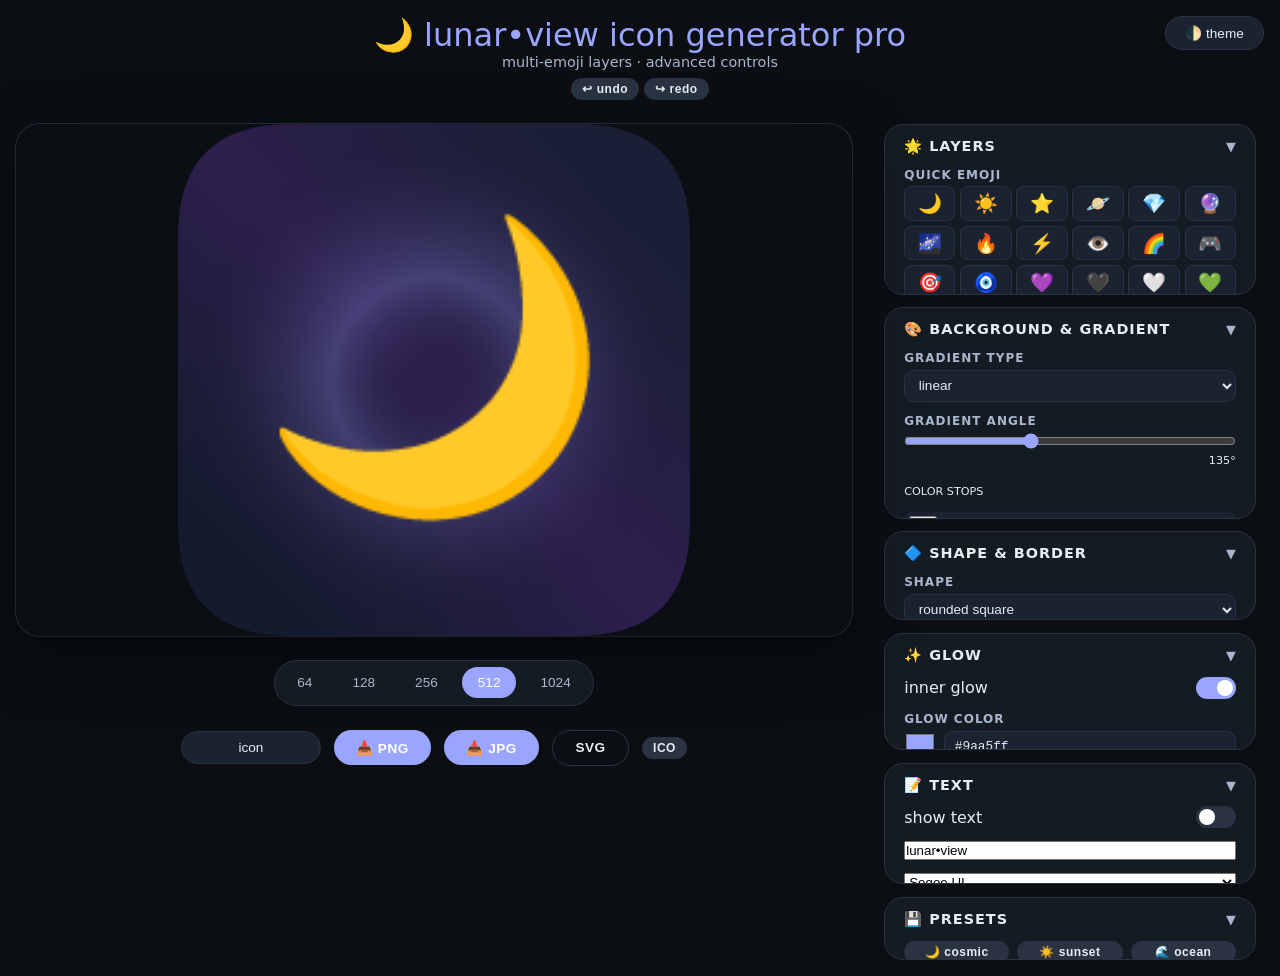
<file: deepseek_html_20260609_a25c42.html>
<!DOCTYPE html>
<html lang="en">
<head>
  <meta charset="UTF-8">
  <meta name="viewport" content="width=device-width, initial-scale=1.0, maximum-scale=1.5, user-scalable=yes">
  <title>lunar•view icon generator pro</title>
  <style>
    :root {
      --bg: #0b0f14;
      --surface: #151b23;
      --card: #1c2330;
      --accent: #9aa5ff;
      --text: #e6edf3;
      --text-secondary: #a9b7cc;
      --border: #2a3342;
      --shadow: 0 20px 60px rgba(0,0,0,0.5);
    }

    body.light {
      --bg: #f5f5f7;
      --surface: #ffffff;
      --card: #f0f0f5;
      --accent: #6c5ce7;
      --text: #1a1a2e;
      --text-secondary: #555;
      --border: #ddd;
      --shadow: 0 8px 30px rgba(0,0,0,0.08);
    }

    * { margin:0; padding:0; box-sizing:border-box; }

    body {
      background: var(--bg);
      color: var(--text);
      font-family: 'Segoe UI', system-ui, sans-serif;
      min-height: 100vh;
      padding: 1rem;
      transition: background 0.3s, color 0.3s;
    }

    .app-header {
      text-align: center;
      margin-bottom: 1.5rem;
      position: relative;
    }
    .app-header h1 {
      font-weight: 500;
      font-size: clamp(1.5rem, 5vw, 2rem);
      color: var(--accent);
    }
    .app-header p {
      color: var(--text-secondary);
      font-size: 0.9rem;
    }
    .theme-toggle-btn {
      position: absolute;
      right: 0;
      top: 0;
      background: var(--card);
      border: 1px solid var(--border);
      color: var(--text);
      border-radius: 2rem;
      padding: 0.5rem 1.2rem;
      cursor: pointer;
      font-size: 0.85rem;
      transition: 0.2s;
      display: flex;
      align-items: center;
      gap: 0.4rem;
      z-index: 10;
    }
    .theme-toggle-btn:hover {
      background: var(--accent);
      color: white;
      border-color: var(--accent);
    }

    .main-layout {
      display: grid;
      grid-template-columns: 1fr 380px;
      gap: 2rem;
      max-width: 1400px;
      margin: 0 auto;
    }

    .preview-panel {
      display: flex;
      flex-direction: column;
      align-items: center;
      gap: 1.5rem;
      position: sticky;
      top: 2rem;
    }

    .canvas-wrapper {
      border-radius: 24px;
      overflow: hidden;
      box-shadow: var(--shadow), 0 0 0 1px var(--border);
      transition: transform 0.3s;
      width: 100%;
      display: flex;
      justify-content: center;
    }
    canvas {
      display: block;
      max-width: 100%;
      height: auto;
    }
    .canvas-wrapper:hover { transform: scale(1.02); }

    .size-tabs {
      display: flex;
      gap: 0.5rem;
      background: var(--surface);
      padding: 0.4rem;
      border-radius: 2rem;
      border: 1px solid var(--border);
      flex-wrap: wrap;
      justify-content: center;
    }
    .size-tab {
      padding: 0.5rem 1rem;
      border-radius: 1.5rem;
      cursor: pointer;
      font-size: 0.85rem;
      border: none;
      background: transparent;
      color: var(--text-secondary);
      font-weight: 500;
      transition: 0.2s;
    }
    .size-tab.active {
      background: var(--accent);
      color: white;
    }

    .action-buttons {
      display: flex;
      gap: 0.8rem;
      flex-wrap: wrap;
      align-items: center;
      justify-content: center;
    }

    .btn {
      padding: 0.6rem 1.4rem;
      border-radius: 2rem;
      font-weight: 600;
      font-size: 0.85rem;
      cursor: pointer;
      border: none;
      transition: 0.2s;
      letter-spacing: 0.5px;
      white-space: nowrap;
    }
    .btn-primary {
      background: var(--accent);
      color: white;
    }
    .btn-primary:hover {
      filter: brightness(1.1);
      box-shadow: 0 4px 20px rgba(154,165,255,0.4);
    }
    .btn-outline {
      background: transparent;
      border: 1px solid var(--border);
      color: var(--text);
    }
    .btn-outline:hover {
      background: var(--card);
      border-color: var(--accent);
    }
    .btn-sm {
      padding: 0.25rem 0.7rem;
      font-size: 0.75rem;
      border-radius: 1rem;
      background: var(--border);
      border: none;
      color: var(--text);
      cursor: pointer;
      white-space: nowrap;
    }
    .btn-sm.danger { background: rgba(255,123,139,0.2); color: #ff7b8b; }

    .filename-input {
      background: var(--card);
      border: 1px solid var(--border);
      border-radius: 1.5rem;
      padding: 0.5rem 1rem;
      color: var(--text);
      font-size: 0.85rem;
      outline: none;
      width: 140px;
      text-align: center;
    }

    .controls-panel {
      display: flex;
      flex-direction: column;
      gap: 0.8rem;
      max-height: calc(100vh - 4rem);
      overflow-y: auto;
      padding-right: 0.5rem;
    }
    .controls-panel::-webkit-scrollbar { width: 4px; }
    .controls-panel::-webkit-scrollbar-thumb { background: var(--border); border-radius: 4px; }

    .section {
      background: var(--surface);
      border: 1px solid var(--border);
      border-radius: 1.2rem;
      overflow: hidden;
    }
    .section-header {
      display: flex;
      justify-content: space-between;
      align-items: center;
      padding: 0.8rem 1.2rem;
      cursor: pointer;
      user-select: none;
      transition: 0.2s;
    }
    .section-header:hover { background: var(--card); }
    .section-header h3 {
      font-size: 0.9rem;
      font-weight: 600;
      text-transform: uppercase;
      letter-spacing: 1px;
      display: flex;
      align-items: center;
      gap: 0.5rem;
    }
    .section-header .arrow {
      transition: 0.3s;
      font-size: 0.8rem;
      color: var(--text-secondary);
    }
    .section.collapsed .arrow { transform: rotate(-90deg); }
    .section.collapsed .section-body { display: none; }
    .section-body {
      padding: 0 1.2rem 1.2rem;
      display: flex;
      flex-direction: column;
      gap: 0.8rem;
    }

    .control-row { display: flex; flex-direction: column; gap: 0.3rem; }
    .control-row label {
      font-size: 0.75rem;
      text-transform: uppercase;
      letter-spacing: 1px;
      color: var(--text-secondary);
      font-weight: 600;
    }
    .control-row input[type="range"] { width: 100%; accent-color: var(--accent); }
    .control-row input[type="text"],
    .control-row input[type="number"],
    .control-row select {
      background: var(--card);
      border: 1px solid var(--border);
      border-radius: 0.6rem;
      padding: 0.4rem 0.6rem;
      color: var(--text);
      font-size: 0.85rem;
      outline: none;
      width: 100%;
    }
    .color-picker-row {
      display: flex;
      gap: 0.5rem;
      align-items: center;
    }
    .color-picker-row input[type="color"] {
      width: 32px; height: 32px;
      border: none; border-radius: 0.5rem;
      cursor: pointer; background: transparent; padding: 0;
    }
    .color-picker-row input[type="text"] {
      flex: 1; font-family: monospace; font-size: 0.8rem;
    }

    .toggle-row {
      display: flex;
      justify-content: space-between;
      align-items: center;
    }
    .toggle-switch {
      position: relative; width: 40px; height: 22px;
    }
    .toggle-switch input { opacity:0; width:0; height:0; }
    .toggle-slider {
      position: absolute; cursor: pointer;
      top:0; left:0; right:0; bottom:0;
      background: var(--border); border-radius: 22px;
      transition: 0.3s;
    }
    .toggle-slider:before {
      position: absolute; content: "";
      height: 16px; width: 16px;
      left: 3px; bottom: 3px;
      background: white; border-radius: 50%;
      transition: 0.3s;
    }
    input:checked + .toggle-slider { background: var(--accent); }
    input:checked + .toggle-slider:before { transform: translateX(18px); }

    .emoji-grid {
      display: grid;
      grid-template-columns: repeat(6, 1fr);
      gap: 0.3rem;
    }
    .emoji-btn {
      background: var(--card);
      border: 1px solid var(--border);
      border-radius: 0.5rem;
      padding: 0.3rem;
      cursor: pointer;
      font-size: 1.2rem;
      text-align: center;
      transition: 0.2s;
    }
    .emoji-btn:hover { background: var(--accent); border-color: var(--accent); transform: scale(1.1); }

    .layer-item {
      background: var(--card);
      border: 2px solid var(--border);
      border-radius: 0.8rem;
      padding: 0.7rem;
      display: flex;
      flex-direction: column;
      gap: 0.5rem;
      transition: border-color 0.2s;
      cursor: pointer;
    }
    .layer-item.active { border-color: var(--accent); box-shadow: 0 0 10px rgba(154,165,255,0.3); }
    .layer-header {
      display: flex;
      align-items: center;
      gap: 0.5rem;
      justify-content: space-between;
      flex-wrap: wrap;
    }
    .layer-emoji-input {
      background: transparent;
      border: 1px solid var(--border);
      border-radius: 0.4rem;
      padding: 0.2rem;
      color: var(--text);
      font-size: 1.2rem;
      width: 50px;
      text-align: center;
    }
    .layer-controls {
      display: flex;
      flex-wrap: wrap;
      gap: 0.3rem;
      align-items: center;
    }
    .layer-controls label {
      font-size: 0.65rem;
      text-transform: uppercase;
      color: var(--text-secondary);
      margin-right: 0.2rem;
    }
    .layer-controls input[type="range"] {
      width: 50px;
      accent-color: var(--accent);
    }

    .reorder-btns {
      display: flex;
      gap: 0.3rem;
    }

    .stops-list {
      display: flex;
      flex-direction: column;
      gap: 0.4rem;
    }
    .stop-item {
      display: flex;
      align-items: center;
      gap: 0.4rem;
      background: var(--card);
      padding: 0.3rem;
      border-radius: 0.5rem;
      flex-wrap: wrap;
    }
    .stop-item input[type="color"] { width: 28px; height: 28px; }
    .stop-item input[type="range"] { flex:1; min-width: 80px; }
    .stop-item button { background: transparent; border: none; color: var(--text-secondary); cursor: pointer; }

    .undo-redo-group {
      display: flex;
      gap: 0.3rem;
      justify-content: center;
    }

    /* Mobile responsive */
    @media (max-width: 850px) {
      body {
        padding: 0.5rem;
      }
      .main-layout {
        grid-template-columns: 1fr;
        gap: 1.5rem;
      }
      .preview-panel {
        position: static;
        top: auto;
      }
      .controls-panel {
        max-height: none;
        overflow-y: visible;
      }
      .theme-toggle-btn {
        position: static;
        margin: 0.5rem auto;
      }
      .size-tabs {
        gap: 0.3rem;
      }
      .size-tab {
        padding: 0.4rem 0.8rem;
        font-size: 0.8rem;
      }
      .btn {
        padding: 0.5rem 1rem;
        font-size: 0.8rem;
      }
      .filename-input {
        width: 100px;
      }
      .layer-controls {
        gap: 0.2rem;
      }
      .layer-controls input[type="range"] {
        width: 40px;
      }
    }
  </style>
</head>
<body>
  <div class="app-header">
    <h1>🌙 lunar•view icon generator pro</h1>
    <p>multi‑emoji layers · advanced controls</p>
    <button class="theme-toggle-btn" id="themeToggle">🌓 theme</button>
    <div style="margin-top:0.5rem; display:flex; justify-content:center; gap:0.5rem;">
      <div class="undo-redo-group">
        <button class="btn btn-outline btn-sm" id="undoBtn" title="Undo (Ctrl+Z)">↩ undo</button>
        <button class="btn btn-outline btn-sm" id="redoBtn" title="Redo (Ctrl+Y)">↪ redo</button>
      </div>
    </div>
  </div>

  <div class="main-layout">
    <!-- Preview -->
    <div class="preview-panel">
      <div class="canvas-wrapper">
        <canvas id="iconCanvas" width="512" height="512"></canvas>
      </div>
      <div class="size-tabs">
        <button class="size-tab" data-size="64">64</button>
        <button class="size-tab" data-size="128">128</button>
        <button class="size-tab" data-size="256">256</button>
        <button class="size-tab active" data-size="512">512</button>
        <button class="size-tab" data-size="1024">1024</button>
      </div>
      <div class="action-buttons">
        <input type="text" class="filename-input" id="exportFileName" value="icon" placeholder="filename">
        <button class="btn btn-primary" onclick="downloadPNG()">📥 PNG</button>
        <button class="btn btn-primary" onclick="downloadJPG()">📥 JPG</button>
        <button class="btn btn-outline" onclick="downloadSVG()">SVG</button>
        <button class="btn btn-outline btn-sm" onclick="downloadICO()">ICO</button>
      </div>
    </div>

    <!-- Controls -->
    <div class="controls-panel">
      <!-- Emoji Layers -->
      <div class="section">
        <div class="section-header" onclick="toggleSection(this)"><h3>🌟 layers</h3><span class="arrow">▼</span></div>
        <div class="section-body">
          <div class="control-row"><label>quick emoji</label><div class="emoji-grid" id="emojiGrid"></div></div>
          <div id="layerList" style="display:flex; flex-direction:column; gap:0.6rem;"></div>
          <button class="btn btn-outline" onclick="addLayer()">➕ add layer</button>
        </div>
      </div>

      <!-- Background & Gradient -->
      <div class="section">
        <div class="section-header" onclick="toggleSection(this)"><h3>🎨 background & gradient</h3><span class="arrow">▼</span></div>
        <div class="section-body">
          <div class="control-row"><label>gradient type</label><select id="gradientType"><option value="linear">linear</option><option value="radial">radial</option><option value="conic">conic</option><option value="solid">solid</option></select></div>
          <div class="control-row"><label>gradient angle</label><input type="range" id="gradientAngle" min="0" max="360" step="1" value="135"><span id="gradientAngleVal" style="font-size:0.7rem; text-align:right;">135°</span></div>
          <div><label style="font-size:0.7rem; text-transform:uppercase;">color stops</label></div>
          <div class="stops-list" id="stopsList"></div>
          <button class="btn btn-outline btn-sm" onclick="addStop()">+ add stop</button>
          <div class="control-row"><label>pattern</label><select id="patternType"><option value="none">none</option><option value="dots">dots</option><option value="grid">grid</option><option value="stripes">stripes</option><option value="noise">noise</option></select></div>
          <div class="control-row"><label>pattern opacity</label><input type="range" id="patternOpacity" min="0" max="1" step="0.01" value="0.1"><span id="patternOpacityVal" style="font-size:0.7rem;">10%</span></div>
        </div>
      </div>

      <!-- Shape & Border -->
      <div class="section">
        <div class="section-header" onclick="toggleSection(this)"><h3>🔷 shape & border</h3><span class="arrow">▼</span></div>
        <div class="section-body">
          <div class="control-row"><label>shape</label><select id="shapeSelect"><option value="rounded">rounded square</option><option value="circle">circle</option><option value="square">square</option><option value="hexagon">hexagon</option><option value="diamond">diamond</option></select></div>
          <div class="control-row" id="roundnessRow"><label>corner radius</label><input type="range" id="roundness" min="0" max="0.5" step="0.01" value="0.22"><span id="roundnessVal" style="font-size:0.7rem;">22%</span></div>
          <div class="toggle-row"><label>border</label><label class="toggle-switch"><input type="checkbox" id="borderEnabled"><span class="toggle-slider"></span></label></div>
          <div id="borderColorRow" style="display:none;"><label>border color</label><div class="color-picker-row"><input type="color" id="borderColor" value="#9aa5ff"><input type="text" id="borderColorHex" value="#9aa5ff"></div></div>
          <div id="borderWidthRow" style="display:none;"><label>border width</label><input type="range" id="borderWidth" min="1" max="20" step="0.5" value="4"><span id="borderWidthVal" style="font-size:0.7rem;">4px</span></div>
        </div>
      </div>

      <!-- Glow -->
      <div class="section">
        <div class="section-header" onclick="toggleSection(this)"><h3>✨ glow</h3><span class="arrow">▼</span></div>
        <div class="section-body">
          <div class="toggle-row"><label>inner glow</label><label class="toggle-switch"><input type="checkbox" id="innerGlowEnabled" checked><span class="toggle-slider"></span></label></div>
          <div class="control-row"><label>glow color</label><div class="color-picker-row"><input type="color" id="glowColor" value="#9aa5ff"><input type="text" id="glowColorHex" value="#9aa5ff"></div></div>
          <div><label>intensity</label><input type="range" id="glowIntensity" min="0" max="1" step="0.01" value="0.25"><span id="glowIntensityVal">25%</span></div>
          <div><label>spread</label><input type="range" id="glowSpread" min="0.2" max="0.9" step="0.01" value="0.5"><span id="glowSpreadVal">50%</span></div>
          <div class="toggle-row"><label>outer glow</label><label class="toggle-switch"><input type="checkbox" id="outerGlowEnabled"><span class="toggle-slider"></span></label></div>
          <div><label>outer size</label><input type="range" id="outerGlowSize" min="0" max="30" step="0.5" value="8"><span id="outerGlowSizeVal">8px</span></div>
        </div>
      </div>

      <!-- Text -->
      <div class="section">
        <div class="section-header" onclick="toggleSection(this)"><h3>📝 text</h3><span class="arrow">▼</span></div>
        <div class="section-body">
          <div class="toggle-row"><label>show text</label><label class="toggle-switch"><input type="checkbox" id="textEnabled"><span class="toggle-slider"></span></label></div>
          <input type="text" id="overlayText" value="lunar•view" maxlength="30">
          <select id="fontFamily"><option value="'Segoe UI', sans-serif">Segoe UI</option><option value="'Arial Black', sans-serif">Arial Black</option><option value="'Courier New', monospace">Courier New</option><option value="'Georgia', serif">Georgia</option></select>
          <div><label>size</label><input type="range" id="fontSize" min="5" max="200" step="1" value="40"><span id="fontSizeVal">40px</span></div>
          <div><label>Y pos</label><input type="range" id="textPosY" min="0" max="100" step="1" value="75"><span id="textPosYVal">75%</span></div>
          <div class="color-picker-row"><input type="color" id="textColor" value="#ffffff"><input type="text" id="textColorHex" value="#ffffff"></div>
          <div class="toggle-row"><label>text shadow</label><label class="toggle-switch"><input type="checkbox" id="textShadowEnabled" checked><span class="toggle-slider"></span></label></div>
        </div>
      </div>

      <!-- Presets -->
      <div class="section">
        <div class="section-header" onclick="toggleSection(this)"><h3>💾 presets</h3><span class="arrow">▼</span></div>
        <div class="section-body">
          <div style="display:grid; grid-template-columns: repeat(3,1fr); gap:0.5rem;">
            <button class="btn btn-outline btn-sm" onclick="loadPreset('cosmic')">🌙 cosmic</button>
            <button class="btn btn-outline btn-sm" onclick="loadPreset('sunset')">☀️ sunset</button>
            <button class="btn btn-outline btn-sm" onclick="loadPreset('ocean')">🌊 ocean</button>
            <button class="btn btn-outline btn-sm" onclick="loadPreset('forest')">🌲 forest</button>
            <button class="btn btn-outline btn-sm" onclick="loadPreset('neon')">⚡ neon</button>
            <button class="btn btn-outline btn-sm" onclick="loadPreset('minimal')">💎 minimal</button>
          </div>
          <button class="btn btn-outline btn-sm" onclick="resetAll()">🔄 reset</button>
        </div>
      </div>
    </div>
  </div>

  <script>
    (function() {
      const canvas = document.getElementById('iconCanvas');
      const ctx = canvas.getContext('2d');
      let currentSize = 512;

      // State
      let layers = [
        { emoji: '🌙', size: 0.55, x: 0, y: 0, rotation: 0, opacity: 1, shadow: true }
      ];
      let selectedLayerIndex = 0;
      let stops = [
        { color: '#1a1f35', pos: 0 },
        { color: '#2d1f4e', pos: 50 },
        { color: '#151b2e', pos: 100 }
      ];

      // History
      const MAX_HISTORY = 50;
      let history = [];
      let historyIndex = -1;
      let ignoreStateChange = false;

      function getCurrentState() {
        return {
          layers: JSON.parse(JSON.stringify(layers)),
          selectedLayerIndex,
          stops: JSON.parse(JSON.stringify(stops)),
          gradientType: getVal('gradientType'),
          gradientAngle: getNum('gradientAngle'),
          patternType: getVal('patternType'),
          patternOpacity: getNum('patternOpacity'),
          shape: getVal('shapeSelect'),
          roundness: getNum('roundness'),
          borderEnabled: getChecked('borderEnabled'),
          borderColor: getVal('borderColor'),
          borderWidth: getNum('borderWidth'),
          innerGlowEnabled: getChecked('innerGlowEnabled'),
          glowColor: getVal('glowColor'),
          glowIntensity: getNum('glowIntensity'),
          glowSpread: getNum('glowSpread'),
          outerGlowEnabled: getChecked('outerGlowEnabled'),
          outerGlowSize: getNum('outerGlowSize'),
          textEnabled: getChecked('textEnabled'),
          overlayText: getVal('overlayText'),
          fontFamily: getVal('fontFamily'),
          fontSize: getNum('fontSize'),
          textPosY: getNum('textPosY'),
          textColor: getVal('textColor'),
          textShadowEnabled: getChecked('textShadowEnabled')
        };
      }

      function pushHistory() {
        if (ignoreStateChange) return;
        history = history.slice(0, historyIndex + 1);
        history.push(getCurrentState());
        if (history.length > MAX_HISTORY) {
          history.shift();
        } else {
          historyIndex++;
        }
      }

      function applyState(state) {
        ignoreStateChange = true;
        layers = JSON.parse(JSON.stringify(state.layers));
        selectedLayerIndex = state.selectedLayerIndex;
        stops = JSON.parse(JSON.stringify(state.stops));
        document.getElementById('gradientType').value = state.gradientType;
        document.getElementById('gradientAngle').value = state.gradientAngle;
        document.getElementById('gradientAngleVal').textContent = state.gradientAngle + '°';
        document.getElementById('patternType').value = state.patternType;
        document.getElementById('patternOpacity').value = state.patternOpacity;
        document.getElementById('patternOpacityVal').textContent = Math.round(state.patternOpacity*100)+'%';
        document.getElementById('shapeSelect').value = state.shape;
        document.getElementById('roundness').value = state.roundness;
        document.getElementById('roundnessVal').textContent = Math.round(state.roundness*100)+'%';
        document.getElementById('borderEnabled').checked = state.borderEnabled;
        document.getElementById('borderColor').value = state.borderColor;
        document.getElementById('borderColorHex').value = state.borderColor;
        document.getElementById('borderWidth').value = state.borderWidth;
        document.getElementById('borderWidthVal').textContent = state.borderWidth+'px';
        document.getElementById('innerGlowEnabled').checked = state.innerGlowEnabled;
        document.getElementById('glowColor').value = state.glowColor;
        document.getElementById('glowColorHex').value = state.glowColor;
        document.getElementById('glowIntensity').value = state.glowIntensity;
        document.getElementById('glowIntensityVal').textContent = Math.round(state.glowIntensity*100)+'%';
        document.getElementById('glowSpread').value = state.glowSpread;
        document.getElementById('glowSpreadVal').textContent = Math.round(state.glowSpread*100)+'%';
        document.getElementById('outerGlowEnabled').checked = state.outerGlowEnabled;
        document.getElementById('outerGlowSize').value = state.outerGlowSize;
        document.getElementById('outerGlowSizeVal').textContent = state.outerGlowSize+'px';
        document.getElementById('textEnabled').checked = state.textEnabled;
        document.getElementById('overlayText').value = state.overlayText;
        document.getElementById('fontFamily').value = state.fontFamily;
        document.getElementById('fontSize').value = state.fontSize;
        document.getElementById('fontSizeVal').textContent = state.fontSize+'px';
        document.getElementById('textPosY').value = state.textPosY;
        document.getElementById('textPosYVal').textContent = state.textPosY+'%';
        document.getElementById('textColor').value = state.textColor;
        document.getElementById('textColorHex').value = state.textColor;
        document.getElementById('textShadowEnabled').checked = state.textShadowEnabled;

        document.getElementById('borderColorRow').style.display = state.borderEnabled ? 'flex' : 'none';
        document.getElementById('borderWidthRow').style.display = state.borderEnabled ? 'flex' : 'none';
        document.getElementById('roundnessRow').style.display = state.shape === 'rounded' ? 'flex' : 'none';

        renderLayers();
        renderStops();
        drawIcon();
        ignoreStateChange = false;
      }

      function undoAction() {
        if (historyIndex > 0) {
          historyIndex--;
          applyState(history[historyIndex]);
        }
      }

      function redoAction() {
        if (historyIndex < history.length - 1) {
          historyIndex++;
          applyState(history[historyIndex]);
        }
      }

      document.addEventListener('keydown', (e) => {
        if ((e.ctrlKey || e.metaKey) && e.key === 'z') {
          e.preventDefault();
          undoAction();
        } else if ((e.ctrlKey || e.metaKey) && e.key === 'y') {
          e.preventDefault();
          redoAction();
        }
      });

      const themeToggleBtn = document.getElementById('themeToggle');
      themeToggleBtn.addEventListener('click', () => {
        document.body.classList.toggle('light');
      });

      function getVal(id) { return document.getElementById(id).value; }
      function getChecked(id) { return document.getElementById(id).checked; }
      function getNum(id) { return parseFloat(document.getElementById(id).value); }

      function hexToRgb(hex) {
        const result = /^#?([a-f\d]{2})([a-f\d]{2})([a-f\d]{2})$/i.exec(hex);
        return result ? { r: parseInt(result[1],16), g: parseInt(result[2],16), b: parseInt(result[3],16) } : { r:255,g:255,b:255 };
      }

      function addLayer() {
        layers.push({ emoji: '⭐', size: 0.3, x: 0, y: 0, rotation: 0, opacity: 1, shadow: true });
        selectedLayerIndex = layers.length - 1;
        renderLayers();
        drawIcon();
        pushHistory();
      }

      function duplicateLayer() {
        if (layers.length === 0) return;
        const copy = JSON.parse(JSON.stringify(layers[selectedLayerIndex]));
        layers.splice(selectedLayerIndex + 1, 0, copy);
        selectedLayerIndex = selectedLayerIndex + 1;
        renderLayers();
        drawIcon();
        pushHistory();
      }

      function removeLayer(index) {
        if (layers.length <= 1) return;
        layers.splice(index, 1);
        if (selectedLayerIndex >= layers.length) selectedLayerIndex = layers.length - 1;
        renderLayers();
        drawIcon();
        pushHistory();
      }

      function moveLayerUp(index) {
        if (index <= 0) return;
        [layers[index-1], layers[index]] = [layers[index], layers[index-1]];
        if (selectedLayerIndex === index) selectedLayerIndex = index - 1;
        else if (selectedLayerIndex === index - 1) selectedLayerIndex = index;
        renderLayers();
        drawIcon();
        pushHistory();
      }

      function moveLayerDown(index) {
        if (index >= layers.length - 1) return;
        [layers[index], layers[index+1]] = [layers[index+1], layers[index]];
        if (selectedLayerIndex === index) selectedLayerIndex = index + 1;
        else if (selectedLayerIndex === index + 1) selectedLayerIndex = index;
        renderLayers();
        drawIcon();
        pushHistory();
      }

      function renderLayers() {
        const container = document.getElementById('layerList');
        container.innerHTML = '';
        layers.forEach((layer, idx) => {
          const div = document.createElement('div');
          div.className = 'layer-item' + (idx === selectedLayerIndex ? ' active' : '');
          div.onclick = (e) => {
            if (e.target.tagName === 'INPUT' || e.target.tagName === 'BUTTON' || e.target.type === 'range') return;
            selectedLayerIndex = idx;
            renderLayers();
          };
          div.innerHTML = `
            <div class="layer-header">
              <span>layer ${idx+1}</span>
              <div style="display:flex; gap:0.2rem; flex-wrap:wrap;">
                <button class="btn-sm" onclick="event.stopPropagation(); moveLayerUp(${idx})" ${idx===0?'disabled':''}>▲</button>
                <button class="btn-sm" onclick="event.stopPropagation(); moveLayerDown(${idx})" ${idx===layers.length-1?'disabled':''}>▼</button>
                <button class="btn-sm" onclick="event.stopPropagation(); duplicateLayer()">⧉</button>
                <button class="btn-sm danger" onclick="event.stopPropagation(); removeLayer(${idx})" ${layers.length===1?'disabled':''}>🗑</button>
              </div>
            </div>
            <input class="layer-emoji-input" type="text" value="${escapeHtml(layer.emoji)}" onchange="updateLayer(${idx},'emoji',this.value)" onclick="event.stopPropagation();">
            <div class="layer-controls">
              <label>size</label><input type="range" min="0.1" max="0.9" step="0.01" value="${layer.size}" oninput="updateLayer(${idx},'size',parseFloat(this.value)); document.getElementById('lsize${idx}').textContent=Math.round(this.value*100)+'%'"><span id="lsize${idx}">${Math.round(layer.size*100)}%</span>
              <label>X</label><input type="range" min="-100" max="100" step="1" value="${layer.x}" oninput="updateLayer(${idx},'x',parseInt(this.value)); document.getElementById('lx${idx}').textContent=this.value"><span id="lx${idx}">${layer.x}</span>
              <label>Y</label><input type="range" min="-100" max="100" step="1" value="${layer.y}" oninput="updateLayer(${idx},'y',parseInt(this.value)); document.getElementById('ly${idx}').textContent=this.value"><span id="ly${idx}">${layer.y}</span>
              <label>rot</label><input type="range" min="0" max="360" step="1" value="${layer.rotation}" oninput="updateLayer(${idx},'rotation',parseInt(this.value)); document.getElementById('lrot${idx}').textContent=this.value+'°'"><span id="lrot${idx}">${layer.rotation}°</span>
              <label>opac</label><input type="range" min="0" max="1" step="0.05" value="${layer.opacity}" oninput="updateLayer(${idx},'opacity',parseFloat(this.value)); document.getElementById('lopac${idx}').textContent=Math.round(this.value*100)+'%'"><span id="lopac${idx}">${Math.round(layer.opacity*100)}%</span>
              <label>shadow</label><input type="checkbox" ${layer.shadow?'checked':''} onchange="updateLayer(${idx},'shadow',this.checked)">
            </div>
          `;
          container.appendChild(div);
        });
      }

      function updateLayer(index, prop, value) {
        layers[index][prop] = value;
        drawIcon();
        pushHistory();
      }

      function escapeHtml(text) {
        return String(text).replace(/&/g,'&amp;').replace(/</g,'&lt;').replace(/>/g,'&gt;').replace(/"/g,'&quot;');
      }

      function addStop() {
        if (stops.length >= 8) return;
        const newPos = 50;
        stops.push({ color: '#ffffff', pos: newPos });
        stops.sort((a,b) => a.pos - b.pos);
        renderStops();
        drawIcon();
        pushHistory();
      }

      function removeStop(index) {
        if (stops.length <= 2) return;
        stops.splice(index, 1);
        renderStops();
        drawIcon();
        pushHistory();
      }

      function updateStop(index, prop, value) {
        stops[index][prop] = value;
        if (prop === 'pos') stops.sort((a,b) => a.pos - b.pos);
        renderStops();
        drawIcon();
        pushHistory();
      }

      function renderStops() {
        const container = document.getElementById('stopsList');
        container.innerHTML = '';
        stops.forEach((stop, idx) => {
          const div = document.createElement('div');
          div.className = 'stop-item';
          div.innerHTML = `
            <input type="color" value="${stop.color}" onchange="updateStop(${idx},'color',this.value)">
            <input type="range" min="0" max="100" value="${stop.pos}" oninput="updateStop(${idx},'pos',parseInt(this.value)); document.getElementById('stopPos${idx}').textContent=this.value+'%'">
            <span id="stopPos${idx}" style="font-size:0.7rem;">${stop.pos}%</span>
            <button onclick="removeStop(${idx})" ${stops.length<=2?'disabled':''}>✕</button>
          `;
          container.appendChild(div);
        });
      }

      function drawPattern(size, type, opacity) {
        if (type === 'none' || opacity <= 0) return;
        const patternCanvas = document.createElement('canvas');
        patternCanvas.width = size; patternCanvas.height = size;
        const pctx = patternCanvas.getContext('2d');
        pctx.globalAlpha = opacity;
        pctx.fillStyle = '#ffffff';
        const step = size / 20;
        if (type === 'dots') {
          for (let x = step; x < size; x += step * 2)
            for (let y = step; y < size; y += step * 2) {
              pctx.beginPath(); pctx.arc(x, y, step*0.15, 0, Math.PI*2); pctx.fill();
            }
        } else if (type === 'grid') {
          pctx.strokeStyle = '#ffffff'; pctx.lineWidth = 1;
          for (let i = step; i < size; i += step) {
            pctx.beginPath(); pctx.moveTo(i,0); pctx.lineTo(i,size); pctx.stroke();
            pctx.beginPath(); pctx.moveTo(0,i); pctx.lineTo(size,i); pctx.stroke();
          }
        } else if (type === 'stripes') {
          pctx.strokeStyle = '#ffffff'; pctx.lineWidth = size/40;
          for (let i = -size; i < size*2; i += step) {
            pctx.beginPath(); pctx.moveTo(i,0); pctx.lineTo(i+size,size); pctx.stroke();
          }
        } else if (type === 'noise') {
          const imageData = pctx.createImageData(size, size);
          for (let i=0; i<imageData.data.length; i+=4) {
            const val = Math.random()*255;
            imageData.data[i]=val; imageData.data[i+1]=val; imageData.data[i+2]=val; imageData.data[i+3]=255;
          }
          pctx.putImageData(imageData,0,0);
        }
        ctx.drawImage(patternCanvas,0,0);
      }

      function drawShape(size, shape, roundness) {
        ctx.beginPath();
        const r = size * roundness, cx = size/2, cy = size/2;
        switch (shape) {
          case 'circle': ctx.arc(cx, cy, size/2, 0, Math.PI*2); break;
          case 'square': ctx.rect(0,0,size,size); break;
          case 'hexagon':
            for (let i=0;i<6;i++) {
              const angle = (Math.PI/3)*i - Math.PI/6;
              const x = cx + (size/2)*Math.cos(angle), y = cy + (size/2)*Math.sin(angle);
              i===0 ? ctx.moveTo(x,y) : ctx.lineTo(x,y);
            } break;
          case 'diamond': ctx.moveTo(cx,0); ctx.lineTo(size,cy); ctx.lineTo(cx,size); ctx.lineTo(0,cy); break;
          default: ctx.moveTo(r,0); ctx.lineTo(size-r,0); ctx.quadraticCurveTo(size,0,size,r); ctx.lineTo(size,size-r); ctx.quadraticCurveTo(size,size,size-r,size); ctx.lineTo(r,size); ctx.quadraticCurveTo(0,size,0,size-r); ctx.lineTo(0,r); ctx.quadraticCurveTo(0,0,r,0);
        }
        ctx.closePath();
      }

      function drawIcon() {
        const size = currentSize;
        canvas.width = size; canvas.height = size;
        const gradientType = getVal('gradientType');
        const gradientAngle = getNum('gradientAngle') * Math.PI/180;
        const shape = getVal('shapeSelect');
        const roundness = getNum('roundness');
        const innerGlow = getChecked('innerGlowEnabled');
        const glowRgb = hexToRgb(getVal('glowColor'));
        const glowIntensity = getNum('glowIntensity');
        const glowSpread = getNum('glowSpread');
        const outerGlow = getChecked('outerGlowEnabled');
        const outerGlowSize = getNum('outerGlowSize');
        const borderEnabled = getChecked('borderEnabled');
        const patternType = getVal('patternType');
        const patternOpacity = getNum('patternOpacity');
        const textEnabled = getChecked('textEnabled');

        ctx.clearRect(0,0,size,size);
        ctx.save();
        drawShape(size, shape, roundness);
        ctx.clip();

        if (gradientType === 'solid') {
          ctx.fillStyle = stops[0]?.color || '#000';
          ctx.fillRect(0,0,size,size);
        } else {
          let grad;
          if (gradientType === 'linear') {
            const x1 = size/2 - Math.cos(gradientAngle)*size/2;
            const y1 = size/2 - Math.sin(gradientAngle)*size/2;
            const x2 = size/2 + Math.cos(gradientAngle)*size/2;
            const y2 = size/2 + Math.sin(gradientAngle)*size/2;
            grad = ctx.createLinearGradient(x1, y1, x2, y2);
          } else if (gradientType === 'radial') {
            grad = ctx.createRadialGradient(size/2, size/2, 0, size/2, size/2, size/2);
          } else if (gradientType === 'conic') {
            grad = ctx.createConicGradient(gradientAngle, size/2, size/2);
          }
          stops.forEach(stop => {
            grad.addColorStop(stop.pos/100, stop.color);
          });
          ctx.fillStyle = grad;
          ctx.fillRect(0,0,size,size);
        }

        drawPattern(size, patternType, patternOpacity);

        if (innerGlow && glowIntensity > 0) {
          const haloRadius = size * glowSpread;
          const glowGrad = ctx.createRadialGradient(size/2, size/2, 0, size/2, size/2, haloRadius);
          glowGrad.addColorStop(0, 'rgba(0,0,0,0)');
          glowGrad.addColorStop(0.4, `rgba(${glowRgb.r},${glowRgb.g},${glowRgb.b},${glowIntensity})`);
          glowGrad.addColorStop(1, 'rgba(0,0,0,0)');
          ctx.fillStyle = glowGrad;
          ctx.fillRect(0,0,size,size);
        }

        layers.forEach(layer => {
          ctx.save();
          const offX = (layer.x/100)*(size/2);
          const offY = (layer.y/100)*(size/2);
          ctx.translate(size/2 + offX, size/2 + offY);
          if (layer.rotation) ctx.rotate(layer.rotation * Math.PI/180);
          ctx.globalAlpha = layer.opacity;
          const fontSize = size * layer.size;
          ctx.font = `${fontSize}px 'Segoe UI Emoji', 'Apple Color Emoji', 'Noto Color Emoji', sans-serif`;
          ctx.textAlign = 'center';
          ctx.textBaseline = 'middle';
          if (layer.shadow) {
            ctx.shadowColor = 'rgba(0,0,0,0.5)';
            ctx.shadowBlur = fontSize * 0.1;
            ctx.shadowOffsetX = fontSize * 0.03;
            ctx.shadowOffsetY = fontSize * 0.03;
          }
          ctx.fillText(layer.emoji, 0, 0);
          ctx.restore();
        });

        if (textEnabled) {
          const text = getVal('overlayText');
          const textSize = getNum('fontSize');
          const textPosY = getNum('textPosY')/100 * size;
          ctx.save();
          ctx.font = `bold ${textSize}px ${getVal('fontFamily')}`;
          ctx.textAlign = 'center';
          ctx.textBaseline = 'middle';
          if (getChecked('textShadowEnabled')) {
            ctx.shadowColor = 'rgba(0,0,0,0.7)';
            ctx.shadowBlur = textSize*0.3;
            ctx.shadowOffsetX = 2; ctx.shadowOffsetY = 2;
          }
          ctx.fillStyle = getVal('textColor');
          ctx.fillText(text, size/2, textPosY);
          ctx.restore();
        }

        ctx.restore();

        if (borderEnabled) {
          ctx.save();
          drawShape(size, shape, roundness);
          ctx.strokeStyle = getVal('borderColor');
          ctx.lineWidth = getNum('borderWidth');
          ctx.stroke();
          ctx.restore();
        }

        if (outerGlow && outerGlowSize > 0) {
          ctx.save();
          ctx.filter = `blur(${outerGlowSize}px)`;
          ctx.globalAlpha = glowIntensity;
          drawShape(size, shape, roundness);
          ctx.fillStyle = getVal('glowColor');
          ctx.fill();
          ctx.restore();
        }
      }

      function bindControls() {
        const sliders = [
          {id:'gradientAngle', valId:'gradientAngleVal', suffix:'°'},
          {id:'roundness', valId:'roundnessVal', suffix:'%', scale:100},
          {id:'glowIntensity', valId:'glowIntensityVal', suffix:'%', scale:100},
          {id:'glowSpread', valId:'glowSpreadVal', suffix:'%', scale:100},
          {id:'outerGlowSize', valId:'outerGlowSizeVal', suffix:'px'},
          {id:'borderWidth', valId:'borderWidthVal', suffix:'px'},
          {id:'fontSize', valId:'fontSizeVal', suffix:'px'},
          {id:'textPosY', valId:'textPosYVal', suffix:'%'},
          {id:'patternOpacity', valId:'patternOpacityVal', suffix:'%', scale:100}
        ];
        sliders.forEach(s => {
          const el = document.getElementById(s.id);
          if (!el) return;
          el.addEventListener('input', () => {
            const val = parseFloat(el.value);
            document.getElementById(s.valId).textContent = Math.round(val * (s.scale||1)) + s.suffix;
            drawIcon();
            pushHistory();
          });
        });

        document.getElementById('shapeSelect').addEventListener('change', () => {
          document.getElementById('roundnessRow').style.display = getVal('shapeSelect')==='rounded' ? 'flex' : 'none';
          drawIcon(); pushHistory();
        });

        document.getElementById('borderEnabled').addEventListener('change', () => {
          const en = getChecked('borderEnabled');
          document.getElementById('borderColorRow').style.display = en?'flex':'none';
          document.getElementById('borderWidthRow').style.display = en?'flex':'none';
          drawIcon(); pushHistory();
        });

        document.getElementById('textEnabled').addEventListener('change', () => { drawIcon(); pushHistory(); });
        ['innerGlowEnabled','outerGlowEnabled','textShadowEnabled'].forEach(id => document.getElementById(id).addEventListener('change', () => { drawIcon(); pushHistory(); }));
        ['gradientType','patternType','fontFamily'].forEach(id => document.getElementById(id).addEventListener('change', () => { drawIcon(); pushHistory(); }));
        document.getElementById('overlayText').addEventListener('input', () => { drawIcon(); pushHistory(); });
      }

      function loadPreset(name) {
        const presets = {
          cosmic: { layers:[{emoji:'🌙',size:0.55,x:0,y:0,rotation:0,opacity:1,shadow:true}], stops:[{color:'#1a1f35',pos:0},{color:'#2d1f4e',pos:50},{color:'#151b2e',pos:100}] },
          sunset: { layers:[{emoji:'☀️',size:0.6,x:0,y:0,rotation:0,opacity:1,shadow:true}], stops:[{color:'#ff6b35',pos:0},{color:'#f7c948',pos:50},{color:'#1a0a2e',pos:100}] },
          ocean: { layers:[{emoji:'🌊',size:0.55,x:0,y:0,rotation:0,opacity:1,shadow:true}], stops:[{color:'#0077b6',pos:0},{color:'#00b4d8',pos:50},{color:'#03045e',pos:100}] },
          forest: { layers:[{emoji:'🌲',size:0.55,x:0,y:0,rotation:0,opacity:1,shadow:true}], stops:[{color:'#2d6a4f',pos:0},{color:'#40916c',pos:50},{color:'#081c15',pos:100}] },
          neon: { layers:[{emoji:'⚡',size:0.6,x:0,y:0,rotation:0,opacity:1,shadow:true}], stops:[{color:'#0d0d0d',pos:0},{color:'#1a1a2e',pos:50},{color:'#0d0d0d',pos:100}] },
          minimal: { layers:[{emoji:'💎',size:0.55,x:0,y:0,rotation:0,opacity:1,shadow:true}], stops:[{color:'#ffffff',pos:0},{color:'#f0f0f0',pos:50},{color:'#e0e0e0',pos:100}] }
        };
        const p = presets[name];
        if (!p) return;
        layers = JSON.parse(JSON.stringify(p.layers));
        stops = JSON.parse(JSON.stringify(p.stops));
        selectedLayerIndex = 0;
        document.getElementById('gradientType').value = 'linear';
        document.getElementById('shapeSelect').value = 'rounded';
        document.getElementById('roundness').value = 0.22;
        document.getElementById('roundnessVal').textContent = '22%';
        document.getElementById('innerGlowEnabled').checked = true;
        document.getElementById('glowIntensity').value = 0.25; document.getElementById('glowIntensityVal').textContent = '25%';
        document.getElementById('glowSpread').value = 0.5; document.getElementById('glowSpreadVal').textContent = '50%';
        renderLayers();
        renderStops();
        drawIcon();
        pushHistory();
      }

      function resetAll() {
        loadPreset('cosmic');
        document.getElementById('borderEnabled').checked = false;
        document.getElementById('textEnabled').checked = false;
        document.getElementById('patternType').value = 'none';
        document.getElementById('patternOpacity').value = 0.1; document.getElementById('patternOpacityVal').textContent = '10%';
        document.getElementById('borderColorRow').style.display = 'none';
        document.getElementById('borderWidthRow').style.display = 'none';
        pushHistory();
      }

      document.querySelectorAll('.size-tab').forEach(tab => {
        tab.addEventListener('click', () => {
          document.querySelectorAll('.size-tab').forEach(t => t.classList.remove('active'));
          tab.classList.add('active');
          currentSize = parseInt(tab.dataset.size);
          drawIcon();
        });
      });

      function getFileName() {
        return document.getElementById('exportFileName').value || 'icon';
      }

      function downloadPNG() {
        drawIcon();
        const a = document.createElement('a');
        a.download = `${getFileName()}_${currentSize}px.png`;
        a.href = canvas.toDataURL('image/png');
        a.click();
      }
      function downloadJPG() {
        drawIcon();
        const tmp = document.createElement('canvas');
        tmp.width = currentSize; tmp.height = currentSize;
        const tctx = tmp.getContext('2d');
        tctx.fillStyle = stops[0]?.color || '#fff';
        tctx.fillRect(0,0,currentSize,currentSize);
        tctx.drawImage(canvas,0,0);
        const a = document.createElement('a');
        a.download = `${getFileName()}_${currentSize}px.jpg`;
        a.href = tmp.toDataURL('image/jpeg',0.95);
        a.click();
      }
      function downloadSVG() {
        const svg = generateSVG();
        const blob = new Blob([svg],{type:'image/svg+xml'});
        const url = URL.createObjectURL(blob);
        const a = document.createElement('a');
        a.download = `${getFileName()}_${currentSize}px.svg`;
        a.href = url; a.click();
        URL.revokeObjectURL(url);
      }
      function downloadICO() {
        drawIcon();
        const a = document.createElement('a');
        a.download = `${getFileName()}_${currentSize}px.ico`;
        a.href = canvas.toDataURL('image/png');
        a.click();
      }

      function generateSVG() {
        const size = currentSize;
        const shape = getVal('shapeSelect');
        const roundness = getNum('roundness');
        let shapeSvg = '';
        if (shape==='circle') shapeSvg = `<circle cx="${size/2}" cy="${size/2}" r="${size/2}" fill="url(#grad)"/>`;
        else if (shape==='square') shapeSvg = `<rect width="${size}" height="${size}" fill="url(#grad)"/>`;
        else shapeSvg = `<rect width="${size}" height="${size}" rx="${size*roundness}" fill="url(#grad)"/>`;
        const stopsSvg = stops.map(s => `<stop offset="${s.pos}%" stop-color="${s.color}"/>`).join('');
        let layersSvg = '';
        layers.forEach(layer => {
          const offX = (layer.x/100)*(size/2), offY = (layer.y/100)*(size/2);
          layersSvg += `<text x="${size/2+offX}" y="${size/2+offY}" text-anchor="middle" dominant-baseline="central" font-size="${size*layer.size}" transform="rotate(${layer.rotation} ${size/2+offX} ${size/2+offY})" opacity="${layer.opacity}">${layer.emoji}</text>`;
        });
        return `<?xml version="1.0" encoding="UTF-8"?>
<svg xmlns="http://www.w3.org/2000/svg" width="${size}" height="${size}" viewBox="0 0 ${size} ${size}">
  <defs>
    <linearGradient id="grad" x1="0%" y1="0%" x2="100%" y2="100%">
      ${stopsSvg}
    </linearGradient>
  </defs>
  ${shapeSvg}
  ${layersSvg}
</svg>`;
      }

      const emojiPresets = ['🌙','☀️','⭐','🪐','💎','🔮','🌌','🔥','⚡','👁️','🌈','🎮','🎯','🧿','💜','🖤','🤍','💚'];
      function initEmojiGrid() {
        const grid = document.getElementById('emojiGrid');
        emojiPresets.forEach(emoji => {
          const btn = document.createElement('button');
          btn.className = 'emoji-btn';
          btn.textContent = emoji;
          btn.onclick = () => {
            if (layers[selectedLayerIndex]) {
              layers[selectedLayerIndex].emoji = emoji;
              renderLayers();
              drawIcon();
              pushHistory();
            }
          };
          grid.appendChild(btn);
        });
      }

      function toggleSection(header) {
        header.parentElement.classList.toggle('collapsed');
      }

      document.getElementById('undoBtn').addEventListener('click', undoAction);
      document.getElementById('redoBtn').addEventListener('click', redoAction);

      window.addLayer = addLayer;
      window.duplicateLayer = duplicateLayer;
      window.removeLayer = removeLayer;
      window.moveLayerUp = moveLayerUp;
      window.moveLayerDown = moveLayerDown;
      window.updateLayer = updateLayer;
      window.addStop = addStop;
      window.removeStop = removeStop;
      window.updateStop = updateStop;
      window.loadPreset = loadPreset;
      window.resetAll = resetAll;
      window.toggleSection = toggleSection;
      window.downloadPNG = downloadPNG;
      window.downloadJPG = downloadJPG;
      window.downloadSVG = downloadSVG;
      window.downloadICO = downloadICO;

      initEmojiGrid();
      renderLayers();
      renderStops();
      bindControls();
      drawIcon();
      pushHistory();
    })();
  </script>
</body>
</html>
</file>
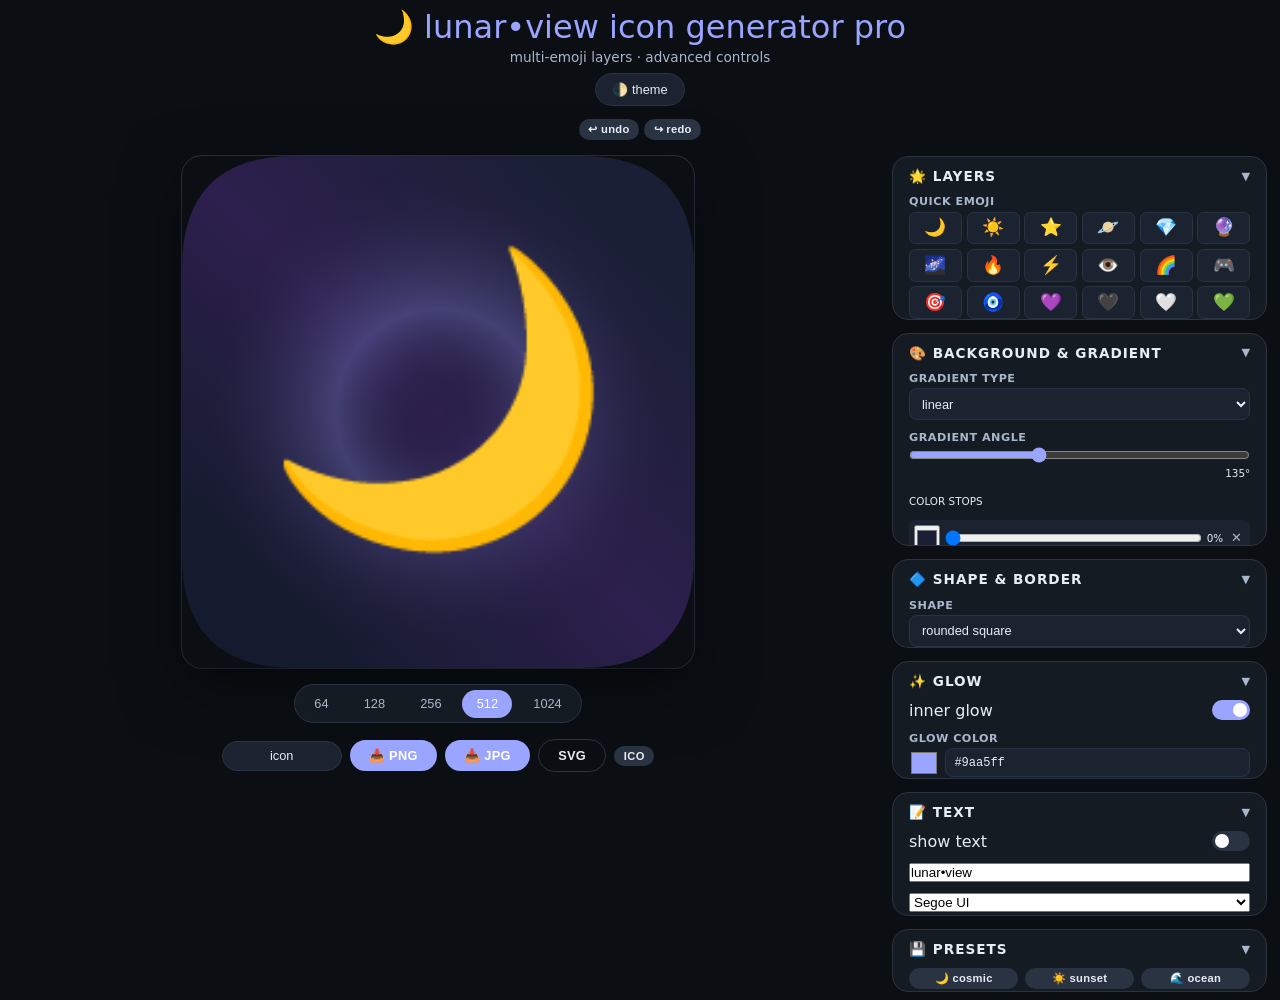
<file: Icon-Gen-Fixed.html>
<!DOCTYPE html>
<html lang="en">
<head>
  <meta charset="UTF-8">
  <meta name="viewport" content="width=device-width, initial-scale=1.0, maximum-scale=1.5, user-scalable=yes">
  <title>lunar•view icon generator pro</title>
  <style>
    :root {
      --bg: #0b0f14;
      --surface: #151b23;
      --card: #1c2330;
      --accent: #9aa5ff;
      --text: #e6edf3;
      --text-secondary: #a9b7cc;
      --border: #2a3342;
      --shadow: 0 20px 60px rgba(0,0,0,0.5);
    }

    body.light {
      --bg: #f5f5f7;
      --surface: #ffffff;
      --card: #f0f0f5;
      --accent: #6c5ce7;
      --text: #1a1a2e;
      --text-secondary: #555;
      --border: #ddd;
      --shadow: 0 8px 30px rgba(0,0,0,0.08);
    }

    * { margin:0; padding:0; box-sizing:border-box; }

    body {
      background: var(--bg);
      color: var(--text);
      font-family: 'Segoe UI', system-ui, sans-serif;
      min-height: 100vh;
      padding: 0.5rem;
      transition: background 0.3s, color 0.3s;
      overflow-x: hidden;
    }

    .app-header {
      text-align: center;
      margin-bottom: 1rem;
      position: relative;
      padding: 0 0.5rem;
    }
    .app-header h1 {
      font-weight: 500;
      font-size: clamp(1.3rem, 5vw, 2rem);
      color: var(--accent);
      margin-bottom: 0.2rem;
    }
    .app-header p {
      color: var(--text-secondary);
      font-size: 0.85rem;
      margin-bottom: 0.5rem;
    }
    .theme-toggle-btn {
      background: var(--card);
      border: 1px solid var(--border);
      color: var(--text);
      border-radius: 2rem;
      padding: 0.5rem 1rem;
      cursor: pointer;
      font-size: 0.8rem;
      transition: 0.2s;
      display: inline-flex;
      align-items: center;
      gap: 0.3rem;
      margin-bottom: 0.5rem;
    }
    .theme-toggle-btn:hover {
      background: var(--accent);
      color: white;
      border-color: var(--accent);
    }

    .main-layout {
      display: grid;
      grid-template-columns: 1fr 380px;
      gap: 1.5rem;
      max-width: 1400px;
      margin: 0 auto;
    }

    .preview-panel {
      display: flex;
      flex-direction: column;
      align-items: center;
      gap: 1rem;
    }

    .canvas-wrapper {
      border-radius: 20px;
      overflow: hidden;
      box-shadow: var(--shadow), 0 0 0 1px var(--border);
      width: 100%;
      max-width: 512px;
    }
    canvas {
      display: block;
      width: 100%;
      height: auto;
    }

    .size-tabs {
      display: flex;
      gap: 0.4rem;
      background: var(--surface);
      padding: 0.3rem;
      border-radius: 2rem;
      border: 1px solid var(--border);
      flex-wrap: wrap;
      justify-content: center;
    }
    .size-tab {
      padding: 0.4rem 0.9rem;
      border-radius: 1.5rem;
      cursor: pointer;
      font-size: 0.8rem;
      border: none;
      background: transparent;
      color: var(--text-secondary);
      font-weight: 500;
      transition: 0.2s;
    }
    .size-tab.active {
      background: var(--accent);
      color: white;
    }

    .action-buttons {
      display: flex;
      gap: 0.5rem;
      flex-wrap: wrap;
      align-items: center;
      justify-content: center;
    }

    .btn {
      padding: 0.5rem 1.2rem;
      border-radius: 2rem;
      font-weight: 600;
      font-size: 0.8rem;
      cursor: pointer;
      border: none;
      transition: 0.2s;
      letter-spacing: 0.3px;
      white-space: nowrap;
    }
    .btn-primary {
      background: var(--accent);
      color: white;
    }
    .btn-primary:hover {
      filter: brightness(1.1);
      box-shadow: 0 4px 20px rgba(154,165,255,0.4);
    }
    .btn-outline {
      background: transparent;
      border: 1px solid var(--border);
      color: var(--text);
    }
    .btn-outline:hover {
      background: var(--card);
      border-color: var(--accent);
    }
    .btn-sm {
      padding: 0.25rem 0.6rem;
      font-size: 0.7rem;
      border-radius: 1rem;
      background: var(--border);
      border: none;
      color: var(--text);
      cursor: pointer;
      white-space: nowrap;
    }
    .btn-sm.danger { background: rgba(255,123,139,0.2); color: #ff7b8b; }

    .filename-input {
      background: var(--card);
      border: 1px solid var(--border);
      border-radius: 1.5rem;
      padding: 0.4rem 0.8rem;
      color: var(--text);
      font-size: 0.8rem;
      outline: none;
      width: 120px;
      text-align: center;
    }

    .controls-panel {
      display: flex;
      flex-direction: column;
      gap: 0.8rem;
      max-height: calc(100vh - 4rem);
      overflow-y: auto;
      padding-right: 0.3rem;
    }
    .controls-panel::-webkit-scrollbar { width: 4px; }
    .controls-panel::-webkit-scrollbar-thumb { background: var(--border); border-radius: 4px; }

    .section {
      background: var(--surface);
      border: 1px solid var(--border);
      border-radius: 1rem;
      overflow: hidden;
    }
    .section-header {
      display: flex;
      justify-content: space-between;
      align-items: center;
      padding: 0.7rem 1rem;
      cursor: pointer;
      user-select: none;
      transition: 0.2s;
    }
    .section-header:hover { background: var(--card); }
    .section-header h3 {
      font-size: 0.85rem;
      font-weight: 600;
      text-transform: uppercase;
      letter-spacing: 1px;
      display: flex;
      align-items: center;
      gap: 0.4rem;
    }
    .section-header .arrow {
      transition: 0.3s;
      font-size: 0.7rem;
      color: var(--text-secondary);
    }
    .section.collapsed .arrow { transform: rotate(-90deg); }
    .section.collapsed .section-body { display: none; }
    .section-body {
      padding: 0 1rem 1rem;
      display: flex;
      flex-direction: column;
      gap: 0.7rem;
    }

    .control-row { display: flex; flex-direction: column; gap: 0.2rem; }
    .control-row label {
      font-size: 0.7rem;
      text-transform: uppercase;
      letter-spacing: 0.5px;
      color: var(--text-secondary);
      font-weight: 600;
    }
    .control-row input[type="range"] { width: 100%; accent-color: var(--accent); }
    .control-row input[type="text"],
    .control-row input[type="number"],
    .control-row select {
      background: var(--card);
      border: 1px solid var(--border);
      border-radius: 0.5rem;
      padding: 0.4rem 0.5rem;
      color: var(--text);
      font-size: 0.8rem;
      outline: none;
      width: 100%;
    }
    .color-picker-row {
      display: flex;
      gap: 0.4rem;
      align-items: center;
    }
    .color-picker-row input[type="color"] {
      width: 30px; height: 30px;
      border: none; border-radius: 0.4rem;
      cursor: pointer; background: transparent; padding: 0;
    }
    .color-picker-row input[type="text"] {
      flex: 1; font-family: monospace; font-size: 0.75rem;
    }

    .toggle-row {
      display: flex;
      justify-content: space-between;
      align-items: center;
    }
    .toggle-switch {
      position: relative; width: 38px; height: 20px;
    }
    .toggle-switch input { opacity:0; width:0; height:0; }
    .toggle-slider {
      position: absolute; cursor: pointer;
      top:0; left:0; right:0; bottom:0;
      background: var(--border); border-radius: 20px;
      transition: 0.3s;
    }
    .toggle-slider:before {
      position: absolute; content: "";
      height: 14px; width: 14px;
      left: 3px; bottom: 3px;
      background: white; border-radius: 50%;
      transition: 0.3s;
    }
    input:checked + .toggle-slider { background: var(--accent); }
    input:checked + .toggle-slider:before { transform: translateX(18px); }

    .emoji-grid {
      display: grid;
      grid-template-columns: repeat(6, 1fr);
      gap: 0.3rem;
    }
    .emoji-btn {
      background: var(--card);
      border: 1px solid var(--border);
      border-radius: 0.4rem;
      padding: 0.3rem;
      cursor: pointer;
      font-size: 1.1rem;
      text-align: center;
      transition: 0.2s;
    }
    .emoji-btn:hover { background: var(--accent); border-color: var(--accent); transform: scale(1.1); }

    .layer-item {
      background: var(--card);
      border: 2px solid var(--border);
      border-radius: 0.7rem;
      padding: 0.6rem;
      display: flex;
      flex-direction: column;
      gap: 0.4rem;
      transition: border-color 0.2s;
      cursor: pointer;
    }
    .layer-item.active { border-color: var(--accent); box-shadow: 0 0 8px rgba(154,165,255,0.3); }
    .layer-header {
      display: flex;
      align-items: center;
      gap: 0.4rem;
      justify-content: space-between;
      flex-wrap: wrap;
    }
    .layer-emoji-input {
      background: transparent;
      border: 1px solid var(--border);
      border-radius: 0.3rem;
      padding: 0.1rem 0.2rem;
      color: var(--text);
      font-size: 1.1rem;
      width: 45px;
      text-align: center;
    }
    .layer-controls {
      display: flex;
      flex-wrap: wrap;
      gap: 0.2rem;
      align-items: center;
    }
    .layer-controls label {
      font-size: 0.6rem;
      text-transform: uppercase;
      color: var(--text-secondary);
      margin-right: 0.1rem;
    }
    .layer-controls input[type="range"] {
      width: 45px;
      accent-color: var(--accent);
    }

    .stops-list {
      display: flex;
      flex-direction: column;
      gap: 0.3rem;
    }
    .stop-item {
      display: flex;
      align-items: center;
      gap: 0.3rem;
      background: var(--card);
      padding: 0.3rem;
      border-radius: 0.4rem;
      flex-wrap: wrap;
    }
    .stop-item input[type="color"] { width: 26px; height: 26px; }
    .stop-item input[type="range"] { flex:1; min-width: 70px; }
    .stop-item button { background: transparent; border: none; color: var(--text-secondary); cursor: pointer; padding: 0.2rem; }

    .undo-redo-group {
      display: flex;
      gap: 0.3rem;
      justify-content: center;
    }

    /* Mobile adjustments */
    @media (max-width: 850px) {
      body { padding: 0.3rem; }
      .main-layout {
        grid-template-columns: 1fr;
        gap: 1rem;
      }
      .preview-panel {
        position: static;
        gap: 0.8rem;
      }
      .controls-panel {
        max-height: none;
        overflow-y: visible;
      }
      .canvas-wrapper {
        max-width: 100%;
        border-radius: 16px;
      }
      .size-tab {
        padding: 0.3rem 0.7rem;
        font-size: 0.75rem;
      }
      .btn {
        padding: 0.5rem 1rem;
        font-size: 0.75rem;
      }
      .filename-input {
        width: 100px;
        font-size: 0.75rem;
      }
      .emoji-grid {
        grid-template-columns: repeat(4, 1fr);
      }
      .layer-controls {
        gap: 0.1rem;
      }
      .layer-controls input[type="range"] {
        width: 38px;
      }
      .layer-controls label {
        font-size: 0.55rem;
      }
    }
  </style>
</head>
<body>
  <div class="app-header">
    <h1>🌙 lunar•view icon generator pro</h1>
    <p>multi‑emoji layers · advanced controls</p>
    <button class="theme-toggle-btn" id="themeToggle">🌓 theme</button>
    <div style="margin-top:0.3rem; display:flex; justify-content:center; gap:0.5rem;">
      <div class="undo-redo-group">
        <button class="btn btn-outline btn-sm" id="undoBtn" title="Undo (Ctrl+Z)">↩ undo</button>
        <button class="btn btn-outline btn-sm" id="redoBtn" title="Redo (Ctrl+Y)">↪ redo</button>
      </div>
    </div>
  </div>

  <div class="main-layout">
    <!-- Preview -->
    <div class="preview-panel">
      <div class="canvas-wrapper">
        <canvas id="iconCanvas" width="512" height="512"></canvas>
      </div>
      <div class="size-tabs">
        <button class="size-tab" data-size="64">64</button>
        <button class="size-tab" data-size="128">128</button>
        <button class="size-tab" data-size="256">256</button>
        <button class="size-tab active" data-size="512">512</button>
        <button class="size-tab" data-size="1024">1024</button>
      </div>
      <div class="action-buttons">
        <input type="text" class="filename-input" id="exportFileName" value="icon" placeholder="filename">
        <button class="btn btn-primary" onclick="downloadPNG()">📥 PNG</button>
        <button class="btn btn-primary" onclick="downloadJPG()">📥 JPG</button>
        <button class="btn btn-outline" onclick="downloadSVG()">SVG</button>
        <button class="btn btn-outline btn-sm" onclick="downloadICO()">ICO</button>
      </div>
    </div>

    <!-- Controls -->
    <div class="controls-panel">
      <!-- Emoji Layers -->
      <div class="section">
        <div class="section-header" onclick="toggleSection(this)"><h3>🌟 layers</h3><span class="arrow">▼</span></div>
        <div class="section-body">
          <div class="control-row"><label>quick emoji</label><div class="emoji-grid" id="emojiGrid"></div></div>
          <div id="layerList" style="display:flex; flex-direction:column; gap:0.5rem;"></div>
          <button class="btn btn-outline" onclick="addLayer()">➕ add layer</button>
        </div>
      </div>

      <!-- Background & Gradient -->
      <div class="section">
        <div class="section-header" onclick="toggleSection(this)"><h3>🎨 background & gradient</h3><span class="arrow">▼</span></div>
        <div class="section-body">
          <div class="control-row"><label>gradient type</label><select id="gradientType"><option value="linear">linear</option><option value="radial">radial</option><option value="conic">conic</option><option value="solid">solid</option></select></div>
          <div class="control-row"><label>gradient angle</label><input type="range" id="gradientAngle" min="0" max="360" step="1" value="135"><span id="gradientAngleVal" style="font-size:0.65rem; text-align:right;">135°</span></div>
          <div><label style="font-size:0.65rem; text-transform:uppercase;">color stops</label></div>
          <div class="stops-list" id="stopsList"></div>
          <button class="btn btn-outline btn-sm" onclick="addStop()">+ add stop</button>
          <div class="control-row"><label>pattern</label><select id="patternType"><option value="none">none</option><option value="dots">dots</option><option value="grid">grid</option><option value="stripes">stripes</option><option value="noise">noise</option></select></div>
          <div class="control-row"><label>pattern opacity</label><input type="range" id="patternOpacity" min="0" max="1" step="0.01" value="0.1"><span id="patternOpacityVal" style="font-size:0.65rem;">10%</span></div>
        </div>
      </div>

      <!-- Shape & Border -->
      <div class="section">
        <div class="section-header" onclick="toggleSection(this)"><h3>🔷 shape & border</h3><span class="arrow">▼</span></div>
        <div class="section-body">
          <div class="control-row"><label>shape</label><select id="shapeSelect"><option value="rounded">rounded square</option><option value="circle">circle</option><option value="square">square</option><option value="hexagon">hexagon</option><option value="diamond">diamond</option></select></div>
          <div class="control-row" id="roundnessRow"><label>corner radius</label><input type="range" id="roundness" min="0" max="0.5" step="0.01" value="0.22"><span id="roundnessVal" style="font-size:0.65rem;">22%</span></div>
          <div class="toggle-row"><label>border</label><label class="toggle-switch"><input type="checkbox" id="borderEnabled"><span class="toggle-slider"></span></label></div>
          <div id="borderColorRow" style="display:none;"><label>border color</label><div class="color-picker-row"><input type="color" id="borderColor" value="#9aa5ff"><input type="text" id="borderColorHex" value="#9aa5ff"></div></div>
          <div id="borderWidthRow" style="display:none;"><label>border width</label><input type="range" id="borderWidth" min="1" max="20" step="0.5" value="4"><span id="borderWidthVal" style="font-size:0.65rem;">4px</span></div>
        </div>
      </div>

      <!-- Glow -->
      <div class="section">
        <div class="section-header" onclick="toggleSection(this)"><h3>✨ glow</h3><span class="arrow">▼</span></div>
        <div class="section-body">
          <div class="toggle-row"><label>inner glow</label><label class="toggle-switch"><input type="checkbox" id="innerGlowEnabled" checked><span class="toggle-slider"></span></label></div>
          <div class="control-row"><label>glow color</label><div class="color-picker-row"><input type="color" id="glowColor" value="#9aa5ff"><input type="text" id="glowColorHex" value="#9aa5ff"></div></div>
          <div><label>intensity</label><input type="range" id="glowIntensity" min="0" max="1" step="0.01" value="0.25"><span id="glowIntensityVal">25%</span></div>
          <div><label>spread</label><input type="range" id="glowSpread" min="0.2" max="0.9" step="0.01" value="0.5"><span id="glowSpreadVal">50%</span></div>
          <div class="toggle-row"><label>outer glow</label><label class="toggle-switch"><input type="checkbox" id="outerGlowEnabled"><span class="toggle-slider"></span></label></div>
          <div><label>outer size</label><input type="range" id="outerGlowSize" min="0" max="30" step="0.5" value="8"><span id="outerGlowSizeVal">8px</span></div>
        </div>
      </div>

      <!-- Text -->
      <div class="section">
        <div class="section-header" onclick="toggleSection(this)"><h3>📝 text</h3><span class="arrow">▼</span></div>
        <div class="section-body">
          <div class="toggle-row"><label>show text</label><label class="toggle-switch"><input type="checkbox" id="textEnabled"><span class="toggle-slider"></span></label></div>
          <input type="text" id="overlayText" value="lunar•view" maxlength="30">
          <select id="fontFamily"><option value="'Segoe UI', sans-serif">Segoe UI</option><option value="'Arial Black', sans-serif">Arial Black</option><option value="'Courier New', monospace">Courier New</option><option value="'Georgia', serif">Georgia</option></select>
          <div><label>size</label><input type="range" id="fontSize" min="5" max="200" step="1" value="40"><span id="fontSizeVal">40px</span></div>
          <div><label>Y pos</label><input type="range" id="textPosY" min="0" max="100" step="1" value="75"><span id="textPosYVal">75%</span></div>
          <div class="color-picker-row"><input type="color" id="textColor" value="#ffffff"><input type="text" id="textColorHex" value="#ffffff"></div>
          <div class="toggle-row"><label>text shadow</label><label class="toggle-switch"><input type="checkbox" id="textShadowEnabled" checked><span class="toggle-slider"></span></label></div>
        </div>
      </div>

      <!-- Presets -->
      <div class="section">
        <div class="section-header" onclick="toggleSection(this)"><h3>💾 presets</h3><span class="arrow">▼</span></div>
        <div class="section-body">
          <div style="display:grid; grid-template-columns: repeat(3,1fr); gap:0.4rem;">
            <button class="btn btn-outline btn-sm" onclick="loadPreset('cosmic')">🌙 cosmic</button>
            <button class="btn btn-outline btn-sm" onclick="loadPreset('sunset')">☀️ sunset</button>
            <button class="btn btn-outline btn-sm" onclick="loadPreset('ocean')">🌊 ocean</button>
            <button class="btn btn-outline btn-sm" onclick="loadPreset('forest')">🌲 forest</button>
            <button class="btn btn-outline btn-sm" onclick="loadPreset('neon')">⚡ neon</button>
            <button class="btn btn-outline btn-sm" onclick="loadPreset('minimal')">💎 minimal</button>
          </div>
          <button class="btn btn-outline btn-sm" onclick="resetAll()">🔄 reset</button>
        </div>
      </div>
    </div>
  </div>

  <script>
    (function() {
      const canvas = document.getElementById('iconCanvas');
      const ctx = canvas.getContext('2d');
      let currentSize = 512;

      // State
      let layers = [
        { emoji: '🌙', size: 0.55, x: 0, y: 0, rotation: 0, opacity: 1, shadow: true }
      ];
      let selectedLayerIndex = 0;
      let stops = [
        { color: '#1a1f35', pos: 0 },
        { color: '#2d1f4e', pos: 50 },
        { color: '#151b2e', pos: 100 }
      ];

      // History
      const MAX_HISTORY = 50;
      let history = [];
      let historyIndex = -1;
      let ignoreStateChange = false;

      function getCurrentState() {
        return {
          layers: JSON.parse(JSON.stringify(layers)),
          selectedLayerIndex,
          stops: JSON.parse(JSON.stringify(stops)),
          gradientType: getVal('gradientType'),
          gradientAngle: getNum('gradientAngle'),
          patternType: getVal('patternType'),
          patternOpacity: getNum('patternOpacity'),
          shape: getVal('shapeSelect'),
          roundness: getNum('roundness'),
          borderEnabled: getChecked('borderEnabled'),
          borderColor: getVal('borderColor'),
          borderWidth: getNum('borderWidth'),
          innerGlowEnabled: getChecked('innerGlowEnabled'),
          glowColor: getVal('glowColor'),
          glowIntensity: getNum('glowIntensity'),
          glowSpread: getNum('glowSpread'),
          outerGlowEnabled: getChecked('outerGlowEnabled'),
          outerGlowSize: getNum('outerGlowSize'),
          textEnabled: getChecked('textEnabled'),
          overlayText: getVal('overlayText'),
          fontFamily: getVal('fontFamily'),
          fontSize: getNum('fontSize'),
          textPosY: getNum('textPosY'),
          textColor: getVal('textColor'),
          textShadowEnabled: getChecked('textShadowEnabled')
        };
      }

      function pushHistory() {
        if (ignoreStateChange) return;
        history = history.slice(0, historyIndex + 1);
        history.push(getCurrentState());
        if (history.length > MAX_HISTORY) {
          history.shift();
          // historyIndex stays the same since we removed from front
        } else {
          historyIndex++;
        }
      }

      function applyState(state) {
        ignoreStateChange = true;
        layers = JSON.parse(JSON.stringify(state.layers));
        selectedLayerIndex = state.selectedLayerIndex;
        stops = JSON.parse(JSON.stringify(state.stops));
        document.getElementById('gradientType').value = state.gradientType;
        document.getElementById('gradientAngle').value = state.gradientAngle;
        document.getElementById('gradientAngleVal').textContent = state.gradientAngle + '°';
        document.getElementById('patternType').value = state.patternType;
        document.getElementById('patternOpacity').value = state.patternOpacity;
        document.getElementById('patternOpacityVal').textContent = Math.round(state.patternOpacity*100)+'%';
        document.getElementById('shapeSelect').value = state.shape;
        document.getElementById('roundness').value = state.roundness;
        document.getElementById('roundnessVal').textContent = Math.round(state.roundness*100)+'%';
        document.getElementById('borderEnabled').checked = state.borderEnabled;
        document.getElementById('borderColor').value = state.borderColor;
        document.getElementById('borderColorHex').value = state.borderColor;
        document.getElementById('borderWidth').value = state.borderWidth;
        document.getElementById('borderWidthVal').textContent = state.borderWidth+'px';
        document.getElementById('innerGlowEnabled').checked = state.innerGlowEnabled;
        document.getElementById('glowColor').value = state.glowColor;
        document.getElementById('glowColorHex').value = state.glowColor;
        document.getElementById('glowIntensity').value = state.glowIntensity;
        document.getElementById('glowIntensityVal').textContent = Math.round(state.glowIntensity*100)+'%';
        document.getElementById('glowSpread').value = state.glowSpread;
        document.getElementById('glowSpreadVal').textContent = Math.round(state.glowSpread*100)+'%';
        document.getElementById('outerGlowEnabled').checked = state.outerGlowEnabled;
        document.getElementById('outerGlowSize').value = state.outerGlowSize;
        document.getElementById('outerGlowSizeVal').textContent = state.outerGlowSize+'px';
        document.getElementById('textEnabled').checked = state.textEnabled;
        document.getElementById('overlayText').value = state.overlayText;
        document.getElementById('fontFamily').value = state.fontFamily;
        document.getElementById('fontSize').value = state.fontSize;
        document.getElementById('fontSizeVal').textContent = state.fontSize+'px';
        document.getElementById('textPosY').value = state.textPosY;
        document.getElementById('textPosYVal').textContent = state.textPosY+'%';
        document.getElementById('textColor').value = state.textColor;
        document.getElementById('textColorHex').value = state.textColor;
        document.getElementById('textShadowEnabled').checked = state.textShadowEnabled;

        document.getElementById('borderColorRow').style.display = state.borderEnabled ? 'flex' : 'none';
        document.getElementById('borderWidthRow').style.display = state.borderEnabled ? 'flex' : 'none';
        document.getElementById('roundnessRow').style.display = state.shape === 'rounded' ? 'flex' : 'none';

        renderLayers();
        renderStops();
        drawIcon();
        ignoreStateChange = false;
      }

      function undoAction() {
        if (historyIndex > 0) {
          historyIndex--;
          applyState(history[historyIndex]);
        }
      }

      function redoAction() {
        if (historyIndex < history.length - 1) {
          historyIndex++;
          applyState(history[historyIndex]);
        }
      }

      document.addEventListener('keydown', (e) => {
        if ((e.ctrlKey || e.metaKey) && e.key === 'z') {
          e.preventDefault();
          undoAction();
        } else if ((e.ctrlKey || e.metaKey) && e.key === 'y') {
          e.preventDefault();
          redoAction();
        }
      });

      const themeToggleBtn = document.getElementById('themeToggle');
      themeToggleBtn.addEventListener('click', () => {
        document.body.classList.toggle('light');
      });

      function getVal(id) { return document.getElementById(id).value; }
      function getChecked(id) { return document.getElementById(id).checked; }
      function getNum(id) { return parseFloat(document.getElementById(id).value); }

      function hexToRgb(hex) {
        const result = /^#?([a-f\d]{2})([a-f\d]{2})([a-f\d]{2})$/i.exec(hex);
        return result ? { r: parseInt(result[1],16), g: parseInt(result[2],16), b: parseInt(result[3],16) } : { r:255,g:255,b:255 };
      }

      function addLayer() {
        layers.push({ emoji: '⭐', size: 0.3, x: 0, y: 0, rotation: 0, opacity: 1, shadow: true });
        selectedLayerIndex = layers.length - 1;
        renderLayers();
        drawIcon();
        pushHistory();
      }

      function duplicateLayer(index) {
        if (index === undefined) index = selectedLayerIndex;
        if (layers.length === 0) return;
        const copy = JSON.parse(JSON.stringify(layers[index]));
        layers.splice(index + 1, 0, copy);
        selectedLayerIndex = index + 1;
        renderLayers();
        drawIcon();
        pushHistory();
      }

      function removeLayer(index) {
        if (layers.length <= 1) return;
        layers.splice(index, 1);
        if (selectedLayerIndex >= layers.length) selectedLayerIndex = layers.length - 1;
        renderLayers();
        drawIcon();
        pushHistory();
      }

      function moveLayerUp(index) {
        if (index <= 0) return;
        [layers[index-1], layers[index]] = [layers[index], layers[index-1]];
        if (selectedLayerIndex === index) selectedLayerIndex = index - 1;
        else if (selectedLayerIndex === index - 1) selectedLayerIndex = index;
        renderLayers();
        drawIcon();
        pushHistory();
      }

      function moveLayerDown(index) {
        if (index >= layers.length - 1) return;
        [layers[index], layers[index+1]] = [layers[index+1], layers[index]];
        if (selectedLayerIndex === index) selectedLayerIndex = index + 1;
        else if (selectedLayerIndex === index + 1) selectedLayerIndex = index;
        renderLayers();
        drawIcon();
        pushHistory();
      }

      function renderLayers() {
        const container = document.getElementById('layerList');
        container.innerHTML = '';
        layers.forEach((layer, idx) => {
          const div = document.createElement('div');
          div.className = 'layer-item' + (idx === selectedLayerIndex ? ' active' : '');
          div.onclick = (e) => {
            const tag = e.target.tagName;
            if (tag === 'INPUT' || tag === 'BUTTON' || tag === 'LABEL') return;
            selectedLayerIndex = idx;
            renderLayers();
          };
          div.innerHTML = `
            <div class="layer-header">
              <span>layer ${idx+1}</span>
              <div style="display:flex; gap:0.15rem; flex-wrap:wrap;">
                <button class="btn-sm" onclick="event.stopPropagation(); moveLayerUp(${idx})" ${idx===0?'disabled':''}>▲</button>
                <button class="btn-sm" onclick="event.stopPropagation(); moveLayerDown(${idx})" ${idx===layers.length-1?'disabled':''}>▼</button>
                <button class="btn-sm" onclick="event.stopPropagation(); duplicateLayer(${idx})">⧉</button>
                <button class="btn-sm danger" onclick="event.stopPropagation(); removeLayer(${idx})" ${layers.length===1?'disabled':''}>🗑</button>
              </div>
            </div>
            <input class="layer-emoji-input" type="text" value="${escapeHtml(layer.emoji)}" oninput="updateLayer(${idx},'emoji',this.value)" onclick="event.stopPropagation();" onchange="updateLayer(${idx},'emoji',this.value)">
            <div class="layer-controls">
              <label>size</label><input type="range" min="0.1" max="0.9" step="0.01" value="${layer.size}" oninput="updateLayer(${idx},'size',parseFloat(this.value)); document.getElementById('lsize${idx}').textContent=Math.round(this.value*100)+'%'"><span id="lsize${idx}">${Math.round(layer.size*100)}%</span>
              <label>X</label><input type="range" min="-100" max="100" step="1" value="${layer.x}" oninput="updateLayer(${idx},'x',parseInt(this.value)); document.getElementById('lx${idx}').textContent=this.value"><span id="lx${idx}">${layer.x}</span>
              <label>Y</label><input type="range" min="-100" max="100" step="1" value="${layer.y}" oninput="updateLayer(${idx},'y',parseInt(this.value)); document.getElementById('ly${idx}').textContent=this.value"><span id="ly${idx}">${layer.y}</span>
              <label>rot</label><input type="range" min="0" max="360" step="1" value="${layer.rotation}" oninput="updateLayer(${idx},'rotation',parseInt(this.value)); document.getElementById('lrot${idx}').textContent=this.value+'°'"><span id="lrot${idx}">${layer.rotation}°</span>
              <label>opac</label><input type="range" min="0" max="1" step="0.05" value="${layer.opacity}" oninput="updateLayer(${idx},'opacity',parseFloat(this.value)); document.getElementById('lopac${idx}').textContent=Math.round(this.value*100)+'%'"><span id="lopac${idx}">${Math.round(layer.opacity*100)}%</span>
              <label>shadow</label><input type="checkbox" ${layer.shadow?'checked':''} onchange="updateLayer(${idx},'shadow',this.checked)">
            </div>
          `;
          container.appendChild(div);
        });
      }

      function updateLayer(index, prop, value) {
        layers[index][prop] = value;
        drawIcon();
        pushHistory();
      }

      function escapeHtml(text) {
        return String(text).replace(/&/g,'&amp;').replace(/</g,'&lt;').replace(/>/g,'&gt;').replace(/"/g,'&quot;');
      }

      function addStop() {
        if (stops.length >= 8) return;
        const newPos = 50;
        stops.push({ color: '#ffffff', pos: newPos });
        stops.sort((a,b) => a.pos - b.pos);
        renderStops();
        drawIcon();
        pushHistory();
      }

      function removeStop(index) {
        if (stops.length <= 2) return;
        stops.splice(index, 1);
        renderStops();
        drawIcon();
        pushHistory();
      }

      function updateStop(index, prop, value) {
        stops[index][prop] = value;
        if (prop === 'pos') stops.sort((a,b) => a.pos - b.pos);
        renderStops(); // always re-render to keep indices in sync
        drawIcon();
        pushHistory();
      }

      function renderStops() {
        const container = document.getElementById('stopsList');
        container.innerHTML = '';
        stops.forEach((stop, idx) => {
          const div = document.createElement('div');
          div.className = 'stop-item';
          div.innerHTML = `
            <input type="color" value="${stop.color}" oninput="updateStop(${idx},'color',this.value)" onchange="updateStop(${idx},'color',this.value)">
            <input type="range" min="0" max="100" value="${stop.pos}" oninput="updateStop(${idx},'pos',parseInt(this.value)); document.getElementById('stopPos${idx}').textContent=this.value+'%'">
            <span id="stopPos${idx}" style="font-size:0.65rem;">${stop.pos}%</span>
            <button onclick="removeStop(${idx})" ${stops.length<=2?'disabled':''}>✕</button>
          `;
          container.appendChild(div);
        });
      }

      function drawPattern(size, type, opacity) {
        if (type === 'none' || opacity <= 0) return;
        const patternCanvas = document.createElement('canvas');
        patternCanvas.width = size; patternCanvas.height = size;
        const pctx = patternCanvas.getContext('2d');
        pctx.globalAlpha = opacity;
        pctx.fillStyle = '#ffffff';
        const step = size / 20;
        if (type === 'dots') {
          for (let x = step; x < size; x += step * 2)
            for (let y = step; y < size; y += step * 2) {
              pctx.beginPath(); pctx.arc(x, y, step*0.15, 0, Math.PI*2); pctx.fill();
            }
        } else if (type === 'grid') {
          pctx.strokeStyle = '#ffffff'; pctx.lineWidth = 1;
          for (let i = step; i < size; i += step) {
            pctx.beginPath(); pctx.moveTo(i,0); pctx.lineTo(i,size); pctx.stroke();
            pctx.beginPath(); pctx.moveTo(0,i); pctx.lineTo(size,i); pctx.stroke();
          }
        } else if (type === 'stripes') {
          pctx.strokeStyle = '#ffffff'; pctx.lineWidth = size/40;
          for (let i = -size; i < size*2; i += step) {
            pctx.beginPath(); pctx.moveTo(i,0); pctx.lineTo(i+size,size); pctx.stroke();
          }
        } else if (type === 'noise') {
          const imageData = pctx.createImageData(size, size);
          for (let i=0; i<imageData.data.length; i+=4) {
            const val = Math.random()*255;
            imageData.data[i]=val; imageData.data[i+1]=val; imageData.data[i+2]=val; imageData.data[i+3]=255;
          }
          pctx.putImageData(imageData,0,0);
        }
        ctx.drawImage(patternCanvas,0,0);
      }

      function drawShape(size, shape, roundness) {
        ctx.beginPath();
        const r = size * roundness, cx = size/2, cy = size/2;
        switch (shape) {
          case 'circle': ctx.arc(cx, cy, size/2, 0, Math.PI*2); break;
          case 'square': ctx.rect(0,0,size,size); break;
          case 'hexagon':
            for (let i=0;i<6;i++) {
              const angle = (Math.PI/3)*i - Math.PI/6;
              const x = cx + (size/2)*Math.cos(angle), y = cy + (size/2)*Math.sin(angle);
              i===0 ? ctx.moveTo(x,y) : ctx.lineTo(x,y);
            } break;
          case 'diamond': ctx.moveTo(cx,0); ctx.lineTo(size,cy); ctx.lineTo(cx,size); ctx.lineTo(0,cy); break;
          default: ctx.moveTo(r,0); ctx.lineTo(size-r,0); ctx.quadraticCurveTo(size,0,size,r); ctx.lineTo(size,size-r); ctx.quadraticCurveTo(size,size,size-r,size); ctx.lineTo(r,size); ctx.quadraticCurveTo(0,size,0,size-r); ctx.lineTo(0,r); ctx.quadraticCurveTo(0,0,r,0);
        }
        ctx.closePath();
      }

      function drawIcon() {
        const size = currentSize;
        canvas.width = size; canvas.height = size;
        const gradientType = getVal('gradientType');
        const gradientAngle = getNum('gradientAngle') * Math.PI/180;
        const shape = getVal('shapeSelect');
        const roundness = getNum('roundness');
        const innerGlow = getChecked('innerGlowEnabled');
        const glowRgb = hexToRgb(getVal('glowColor'));
        const glowIntensity = getNum('glowIntensity');
        const glowSpread = getNum('glowSpread');
        const outerGlow = getChecked('outerGlowEnabled');
        const outerGlowSize = getNum('outerGlowSize');
        const borderEnabled = getChecked('borderEnabled');
        const patternType = getVal('patternType');
        const patternOpacity = getNum('patternOpacity');
        const textEnabled = getChecked('textEnabled');

        ctx.clearRect(0,0,size,size);
        ctx.save();
        drawShape(size, shape, roundness);
        ctx.clip();

        if (gradientType === 'solid') {
          ctx.fillStyle = stops[0]?.color || '#000';
          ctx.fillRect(0,0,size,size);
        } else {
          let grad;
          if (gradientType === 'linear') {
            const x1 = size/2 - Math.cos(gradientAngle)*size/2;
            const y1 = size/2 - Math.sin(gradientAngle)*size/2;
            const x2 = size/2 + Math.cos(gradientAngle)*size/2;
            const y2 = size/2 + Math.sin(gradientAngle)*size/2;
            grad = ctx.createLinearGradient(x1, y1, x2, y2);
          } else if (gradientType === 'radial') {
            grad = ctx.createRadialGradient(size/2, size/2, 0, size/2, size/2, size/2);
          } else if (gradientType === 'conic') {
            grad = ctx.createConicGradient(gradientAngle, size/2, size/2);
          }
          stops.forEach(stop => {
            grad.addColorStop(stop.pos/100, stop.color);
          });
          ctx.fillStyle = grad;
          ctx.fillRect(0,0,size,size);
        }

        drawPattern(size, patternType, patternOpacity);

        if (innerGlow && glowIntensity > 0) {
          const haloRadius = size * glowSpread;
          const glowGrad = ctx.createRadialGradient(size/2, size/2, 0, size/2, size/2, haloRadius);
          glowGrad.addColorStop(0, 'rgba(0,0,0,0)');
          glowGrad.addColorStop(0.4, `rgba(${glowRgb.r},${glowRgb.g},${glowRgb.b},${glowIntensity})`);
          glowGrad.addColorStop(1, 'rgba(0,0,0,0)');
          ctx.fillStyle = glowGrad;
          ctx.fillRect(0,0,size,size);
        }

        layers.forEach(layer => {
          ctx.save();
          const offX = (layer.x/100)*(size/2);
          const offY = (layer.y/100)*(size/2);
          ctx.translate(size/2 + offX, size/2 + offY);
          if (layer.rotation) ctx.rotate(layer.rotation * Math.PI/180);
          ctx.globalAlpha = layer.opacity;
          const fontSize = size * layer.size;
          ctx.font = `${fontSize}px 'Segoe UI Emoji', 'Apple Color Emoji', 'Noto Color Emoji', sans-serif`;
          ctx.textAlign = 'center';
          ctx.textBaseline = 'middle';
          if (layer.shadow) {
            ctx.shadowColor = 'rgba(0,0,0,0.5)';
            ctx.shadowBlur = fontSize * 0.1;
            ctx.shadowOffsetX = fontSize * 0.03;
            ctx.shadowOffsetY = fontSize * 0.03;
          }
          ctx.fillText(layer.emoji, 0, 0);
          ctx.restore();
        });

        if (textEnabled) {
          const text = getVal('overlayText');
          const textSize = getNum('fontSize');
          const textPosY = getNum('textPosY')/100 * size;
          ctx.save();
          ctx.font = `bold ${textSize}px ${getVal('fontFamily')}`;
          ctx.textAlign = 'center';
          ctx.textBaseline = 'middle';
          if (getChecked('textShadowEnabled')) {
            ctx.shadowColor = 'rgba(0,0,0,0.7)';
            ctx.shadowBlur = textSize*0.3;
            ctx.shadowOffsetX = 2; ctx.shadowOffsetY = 2;
          }
          ctx.fillStyle = getVal('textColor');
          ctx.fillText(text, size/2, textPosY);
          ctx.restore();
        }

        ctx.restore();

        if (borderEnabled) {
          ctx.save();
          drawShape(size, shape, roundness);
          ctx.strokeStyle = getVal('borderColor');
          ctx.lineWidth = getNum('borderWidth');
          ctx.stroke();
          ctx.restore();
        }

        if (outerGlow && outerGlowSize > 0) {
          ctx.save();
          ctx.filter = `blur(${outerGlowSize}px)`;
          ctx.globalAlpha = glowIntensity;
          drawShape(size, shape, roundness);
          ctx.fillStyle = getVal('glowColor');
          ctx.fill();
          ctx.restore();
        }
      }

      function bindControls() {
        // Sync color pickers with hex text inputs
        const colorPairs = [
          { picker: 'borderColor',  hex: 'borderColorHex' },
          { picker: 'glowColor',    hex: 'glowColorHex'   },
          { picker: 'textColor',    hex: 'textColorHex'   },
        ];
        colorPairs.forEach(({ picker, hex }) => {
          const pickerEl = document.getElementById(picker);
          const hexEl    = document.getElementById(hex);
          if (!pickerEl || !hexEl) return;
          pickerEl.addEventListener('input', () => {
            hexEl.value = pickerEl.value;
            drawIcon(); pushHistory();
          });
          hexEl.addEventListener('input', () => {
            const val = hexEl.value.trim();
            if (/^#[0-9a-fA-F]{6}$/.test(val)) {
              pickerEl.value = val;
              drawIcon(); pushHistory();
            }
          });
        });

        const sliders = [
          {id:'gradientAngle', valId:'gradientAngleVal', suffix:'°'},
          {id:'roundness', valId:'roundnessVal', suffix:'%', scale:100},
          {id:'glowIntensity', valId:'glowIntensityVal', suffix:'%', scale:100},
          {id:'glowSpread', valId:'glowSpreadVal', suffix:'%', scale:100},
          {id:'outerGlowSize', valId:'outerGlowSizeVal', suffix:'px'},
          {id:'borderWidth', valId:'borderWidthVal', suffix:'px'},
          {id:'fontSize', valId:'fontSizeVal', suffix:'px'},
          {id:'textPosY', valId:'textPosYVal', suffix:'%'},
          {id:'patternOpacity', valId:'patternOpacityVal', suffix:'%', scale:100}
        ];
        sliders.forEach(s => {
          const el = document.getElementById(s.id);
          if (!el) return;
          el.addEventListener('input', () => {
            const val = parseFloat(el.value);
            document.getElementById(s.valId).textContent = Math.round(val * (s.scale||1)) + s.suffix;
            drawIcon();
            pushHistory();
          });
        });

        document.getElementById('shapeSelect').addEventListener('change', () => {
          document.getElementById('roundnessRow').style.display = getVal('shapeSelect')==='rounded' ? 'flex' : 'none';
          drawIcon(); pushHistory();
        });

        document.getElementById('borderEnabled').addEventListener('change', () => {
          const en = getChecked('borderEnabled');
          document.getElementById('borderColorRow').style.display = en?'flex':'none';
          document.getElementById('borderWidthRow').style.display = en?'flex':'none';
          drawIcon(); pushHistory();
        });

        document.getElementById('textEnabled').addEventListener('change', () => { drawIcon(); pushHistory(); });
        ['innerGlowEnabled','outerGlowEnabled','textShadowEnabled'].forEach(id => document.getElementById(id).addEventListener('change', () => { drawIcon(); pushHistory(); }));
        ['gradientType','patternType','fontFamily'].forEach(id => document.getElementById(id).addEventListener('change', () => { drawIcon(); pushHistory(); }));
        document.getElementById('overlayText').addEventListener('input', () => { drawIcon(); pushHistory(); });
      }

      function loadPreset(name) {
        const presets = {
          cosmic: { layers:[{emoji:'🌙',size:0.55,x:0,y:0,rotation:0,opacity:1,shadow:true}], stops:[{color:'#1a1f35',pos:0},{color:'#2d1f4e',pos:50},{color:'#151b2e',pos:100}] },
          sunset: { layers:[{emoji:'☀️',size:0.6,x:0,y:0,rotation:0,opacity:1,shadow:true}], stops:[{color:'#ff6b35',pos:0},{color:'#f7c948',pos:50},{color:'#1a0a2e',pos:100}] },
          ocean: { layers:[{emoji:'🌊',size:0.55,x:0,y:0,rotation:0,opacity:1,shadow:true}], stops:[{color:'#0077b6',pos:0},{color:'#00b4d8',pos:50},{color:'#03045e',pos:100}] },
          forest: { layers:[{emoji:'🌲',size:0.55,x:0,y:0,rotation:0,opacity:1,shadow:true}], stops:[{color:'#2d6a4f',pos:0},{color:'#40916c',pos:50},{color:'#081c15',pos:100}] },
          neon: { layers:[{emoji:'⚡',size:0.6,x:0,y:0,rotation:0,opacity:1,shadow:true}], stops:[{color:'#0d0d0d',pos:0},{color:'#1a1a2e',pos:50},{color:'#0d0d0d',pos:100}] },
          minimal: { layers:[{emoji:'💎',size:0.55,x:0,y:0,rotation:0,opacity:1,shadow:true}], stops:[{color:'#ffffff',pos:0},{color:'#f0f0f0',pos:50},{color:'#e0e0e0',pos:100}] }
        };
        const p = presets[name];
        if (!p) return;
        layers = JSON.parse(JSON.stringify(p.layers));
        stops = JSON.parse(JSON.stringify(p.stops));
        selectedLayerIndex = 0;
        document.getElementById('gradientType').value = 'linear';
        document.getElementById('shapeSelect').value = 'rounded';
        document.getElementById('roundness').value = 0.22;
        document.getElementById('roundnessVal').textContent = '22%';
        document.getElementById('innerGlowEnabled').checked = true;
        document.getElementById('glowIntensity').value = 0.25; document.getElementById('glowIntensityVal').textContent = '25%';
        document.getElementById('glowSpread').value = 0.5; document.getElementById('glowSpreadVal').textContent = '50%';
        renderLayers();
        renderStops();
        drawIcon();
        pushHistory();
      }

      function resetAll() {
        loadPreset('cosmic');
        document.getElementById('borderEnabled').checked = false;
        document.getElementById('textEnabled').checked = false;
        document.getElementById('patternType').value = 'none';
        document.getElementById('patternOpacity').value = 0.1; document.getElementById('patternOpacityVal').textContent = '10%';
        document.getElementById('borderColorRow').style.display = 'none';
        document.getElementById('borderWidthRow').style.display = 'none';
        pushHistory();
      }

      document.querySelectorAll('.size-tab').forEach(tab => {
        tab.addEventListener('click', () => {
          document.querySelectorAll('.size-tab').forEach(t => t.classList.remove('active'));
          tab.classList.add('active');
          currentSize = parseInt(tab.dataset.size);
          drawIcon();
        });
      });

      function getFileName() {
        return document.getElementById('exportFileName').value || 'icon';
      }

      function downloadPNG() {
        drawIcon();
        const a = document.createElement('a');
        a.download = `${getFileName()}_${currentSize}px.png`;
        a.href = canvas.toDataURL('image/png');
        a.click();
      }
      function downloadJPG() {
        drawIcon();
        const tmp = document.createElement('canvas');
        tmp.width = currentSize; tmp.height = currentSize;
        const tctx = tmp.getContext('2d');
        tctx.fillStyle = stops[0]?.color || '#fff';
        tctx.fillRect(0,0,currentSize,currentSize);
        tctx.drawImage(canvas,0,0);
        const a = document.createElement('a');
        a.download = `${getFileName()}_${currentSize}px.jpg`;
        a.href = tmp.toDataURL('image/jpeg',0.95);
        a.click();
      }
      function downloadSVG() {
        const svg = generateSVG();
        const blob = new Blob([svg],{type:'image/svg+xml'});
        const url = URL.createObjectURL(blob);
        const a = document.createElement('a');
        a.download = `${getFileName()}_${currentSize}px.svg`;
        a.href = url; a.click();
        URL.revokeObjectURL(url);
      }
      function downloadICO() {
        drawIcon();
        const a = document.createElement('a');
        a.download = `${getFileName()}_${currentSize}px.ico`;
        a.href = canvas.toDataURL('image/png');
        a.click();
      }

      function generateSVG() {
        const size = currentSize;
        const shape = getVal('shapeSelect');
        const roundness = getNum('roundness');
        let shapeSvg = '';
        if (shape==='circle') shapeSvg = `<circle cx="${size/2}" cy="${size/2}" r="${size/2}" fill="url(#grad)"/>`;
        else if (shape==='square') shapeSvg = `<rect width="${size}" height="${size}" fill="url(#grad)"/>`;
        else shapeSvg = `<rect width="${size}" height="${size}" rx="${size*roundness}" fill="url(#grad)"/>`;
        const stopsSvg = stops.map(s => `<stop offset="${s.pos}%" stop-color="${s.color}"/>`).join('');
        let layersSvg = '';
        layers.forEach(layer => {
          const offX = (layer.x/100)*(size/2), offY = (layer.y/100)*(size/2);
          layersSvg += `<text x="${size/2+offX}" y="${size/2+offY}" text-anchor="middle" dominant-baseline="central" font-size="${size*layer.size}" transform="rotate(${layer.rotation} ${size/2+offX} ${size/2+offY})" opacity="${layer.opacity}">${layer.emoji}</text>`;
        });
        return `<?xml version="1.0" encoding="UTF-8"?>
<svg xmlns="http://www.w3.org/2000/svg" width="${size}" height="${size}" viewBox="0 0 ${size} ${size}">
  <defs>
    <linearGradient id="grad" x1="0%" y1="0%" x2="100%" y2="100%">
      ${stopsSvg}
    </linearGradient>
  </defs>
  ${shapeSvg}
  ${layersSvg}
</svg>`;
      }

      const emojiPresets = ['🌙','☀️','⭐','🪐','💎','🔮','🌌','🔥','⚡','👁️','🌈','🎮','🎯','🧿','💜','🖤','🤍','💚'];
      function initEmojiGrid() {
        const grid = document.getElementById('emojiGrid');
        emojiPresets.forEach(emoji => {
          const btn = document.createElement('button');
          btn.className = 'emoji-btn';
          btn.textContent = emoji;
          btn.onclick = () => {
            if (layers[selectedLayerIndex]) {
              layers[selectedLayerIndex].emoji = emoji;
              renderLayers();
              drawIcon();
              pushHistory();
            }
          };
          grid.appendChild(btn);
        });
      }

      function toggleSection(header) {
        header.parentElement.classList.toggle('collapsed');
      }

      document.getElementById('undoBtn').addEventListener('click', undoAction);
      document.getElementById('redoBtn').addEventListener('click', redoAction);

      window.addLayer = addLayer;
      window.duplicateLayer = duplicateLayer;
      window.removeLayer = removeLayer;
      window.moveLayerUp = moveLayerUp;
      window.moveLayerDown = moveLayerDown;
      window.updateLayer = updateLayer;
      window.addStop = addStop;
      window.removeStop = removeStop;
      window.updateStop = updateStop;
      window.loadPreset = loadPreset;
      window.resetAll = resetAll;
      window.toggleSection = toggleSection;
      window.downloadPNG = downloadPNG;
      window.downloadJPG = downloadJPG;
      window.downloadSVG = downloadSVG;
      window.downloadICO = downloadICO;

      initEmojiGrid();
      renderLayers();
      renderStops();
      bindControls();
      drawIcon();
      pushHistory();
    })();
  </script>
</body>
</html>
</file>
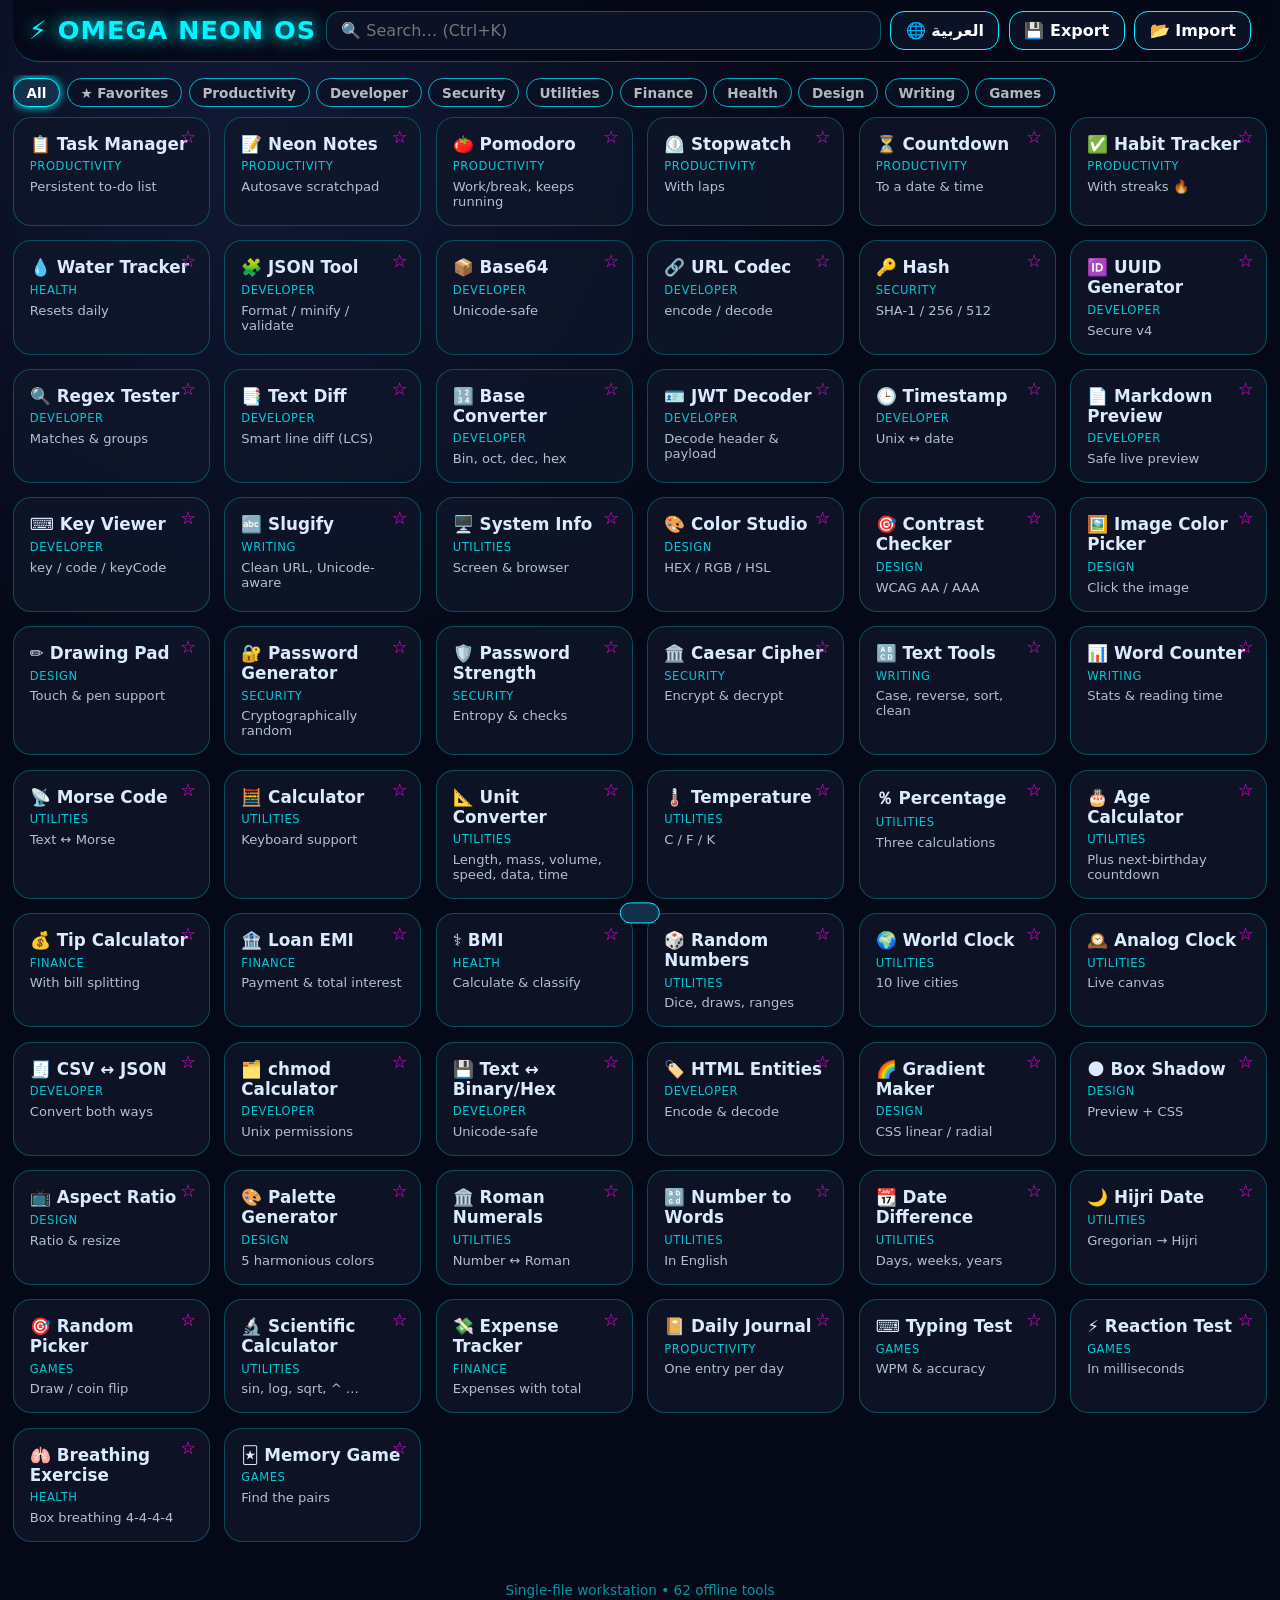
<file: omega.html>
<!DOCTYPE html>
<html lang="en" dir="ltr">
<head>
<meta charset="UTF-8">
<meta name="viewport" content="width=device-width, initial-scale=1, viewport-fit=cover">
<title>Omega Neon OS</title>
<style>
:root{--bg:#050816;--p:#0f172a;--t:#dbeafe;--c:#00f5ff;--k:#ff00e5;--g:#39ff14;--r:18px;box-sizing:border-box;padding-top:env(safe-area-inset-top,0px);padding-bottom:env(safe-area-inset-bottom,0px);color-scheme:dark}
html{scroll-padding-top:env(safe-area-inset-top,0px)}
*{box-sizing:border-box;margin:0;padding:0}
body{font-family:system-ui,-apple-system,'Segoe UI',Tahoma,sans-serif;background:radial-gradient(circle at 20% 15%,#111936,var(--bg) 45%) fixed,var(--bg);color:var(--t);min-height:100vh;padding:0 .8rem 1rem}
header{position:sticky;top:env(safe-area-inset-top,0px);z-index:50;backdrop-filter:blur(16px);background:rgba(5,8,22,.85);border-bottom:1px solid rgba(0,245,255,.35);padding:.7rem 1rem;display:flex;flex-wrap:wrap;gap:.6rem;align-items:center;border-radius:0 0 26px 26px;margin-bottom:.8rem}
h1{margin-inline-end:auto;color:var(--c);text-shadow:0 0 16px var(--c);font-size:1.6rem;letter-spacing:1px}
input,button,textarea,select{font:inherit;color:#fff;background:#0b1225;border:1px solid rgba(0,245,255,.3);border-radius:14px;padding:.55rem .9rem;outline:none;transition:.2s}
input:focus,textarea:focus,select:focus{border-color:var(--c);box-shadow:0 0 12px rgba(0,245,255,.5)}
button{cursor:pointer;font-weight:600;border-color:var(--c)}
button:hover{transform:translateY(-1px);border-color:var(--k);box-shadow:0 0 16px rgba(255,0,229,.4)}
input[type=color]{padding:.15rem;height:2.6rem;width:4rem}
textarea{width:100%;resize:vertical}
.chips{display:flex;gap:.4rem;overflow-x:auto;padding:.2rem 0 .6rem}
.chips button{white-space:nowrap;font-size:.85rem;padding:.35rem .8rem;border-radius:99px;opacity:.7}
.chips button.on{opacity:1;background:#12304a;box-shadow:0 0 10px var(--c)}
.grid{display:grid;grid-template-columns:repeat(auto-fill,minmax(180px,1fr));gap:.9rem;padding-bottom:1.5rem}
.card{position:relative;background:rgba(15,23,42,.8);border:1px solid rgba(0,245,255,.25);border-radius:var(--r);padding:1rem;cursor:pointer;transition:.2s;display:flex;flex-direction:column;gap:.35rem}
.card:hover,.card:focus{transform:translateY(-4px);border-color:var(--c);box-shadow:0 0 22px rgba(0,245,255,.5);outline:none}
.card h3{font-size:1.05rem}.card p{font-size:.82rem;opacity:.8}
.small{font-size:.72rem;text-transform:uppercase;letter-spacing:.05em;color:var(--c);opacity:.8}
.star{position:absolute;top:.4rem;inset-inline-end:.4rem;border:0;background:none;padding:.2rem .4rem;color:var(--k);font-size:1.1rem}
.modal{position:fixed;inset:0;background:rgba(0,0,0,.8);backdrop-filter:blur(10px);display:flex;align-items:center;justify-content:center;z-index:100;padding:1rem}
.hidden{display:none!important}
.box{width:100%;max-width:760px;max-height:90vh;overflow-y:auto;background:#0b1120;border:1px solid var(--c);border-radius:26px;padding:1.4rem;box-shadow:0 0 40px rgba(0,245,255,.4)}
.top{display:flex;justify-content:space-between;align-items:center;margin-bottom:.8rem}.top h2{color:var(--c);font-size:1.2rem}
.row{display:flex;gap:.6rem;flex-wrap:wrap;align-items:center;margin:.6rem 0}.row input:not([type=checkbox]){flex:1;min-width:6rem}
.f{display:flex;flex-direction:column;gap:.25rem;margin:.55rem 0;font-size:.85rem;opacity:.95}
.f>*:not(span){font-size:.95rem}
.out{white-space:pre-wrap;word-break:break-word;background:#050a18;border:1px solid #2d3a5e;border-radius:14px;padding:.8rem;margin-top:.6rem;min-height:2.6rem;cursor:copy;direction:ltr;text-align:start;font-family:ui-monospace,Consolas,monospace;font-size:.9rem}
.out.html{white-space:normal;direction:inherit;font-family:inherit;cursor:auto}.out.html h1,.out.html h2,.out.html h3{margin:.4rem 0;color:var(--c)}.out.html li{margin-inline-start:1.2rem}.out.html code{background:#1e293b;padding:0 .3rem;border-radius:6px}
.big{font-size:2.8rem;font-weight:700;color:var(--c);text-shadow:0 0 16px var(--c);text-align:center;direction:ltr;margin:.4rem 0}
.item{display:flex;justify-content:space-between;align-items:center;gap:.6rem;background:#0f172a;border-radius:14px;padding:.45rem .9rem;margin:.4rem 0}
.item label{flex:1;display:flex;gap:.5rem;align-items:center}.done{text-decoration:line-through;opacity:.5}
.dim{opacity:.6;font-size:.85rem}
.bar{height:12px;background:#1e293b;border-radius:9px;overflow:hidden;margin:.6rem 0}.bar i{display:block;height:100%;width:0;background:linear-gradient(90deg,var(--c),var(--k));transition:.3s}
.keys{display:grid;grid-template-columns:repeat(4,1fr);gap:.5rem}.keys button{padding:.9rem}
.sw{display:inline-block;width:2rem;height:2rem;border-radius:50%;border:1px solid #fff4}
canvas{border-radius:14px;background:#000;max-width:100%}
#toast{position:fixed;bottom:calc(1.2rem + env(safe-area-inset-bottom,0px));left:50%;transform:translateX(-50%) translateY(200%);background:#12304a;border:1px solid var(--c);padding:.6rem 1.2rem;border-radius:99px;z-index:200;transition:.3s}#toast.on{transform:translateX(-50%)}
footer{text-align:center;opacity:.6;color:var(--c);padding:1rem;font-size:.85rem}
</style>
</head>
<body>
<header>
<h1 id="ttl"></h1>
<input id="q" autocomplete="off" style="flex:1;min-width:10rem">
<button id="lg"></button><button id="ex"></button><button id="im"></button>
<input type="file" id="imf" hidden accept=".json">
</header>
<div class="chips" id="chips"></div>
<div class="grid" id="grid"></div>
<div class="modal hidden" id="modal"><div class="box"><div class="top"><h2 id="mt"></h2><button id="cl">✕</button></div><div id="mb"></div></div></div>
<div id="toast"></div>
<footer id="ft"></footer>
<script>
(()=>{
const $=(s,r=document)=>r.querySelector(s),esc=s=>String(s).replace(/[&<>"']/g,m=>({'&':'&amp;','<':'&lt;','>':'&gt;','"':'&quot;',"'":'&#39;'}[m]));
const ld=d=>new Date(d-d.getTimezoneOffset()*6e4).toISOString().slice(0,10),today=()=>ld(new Date());
const D={tasks:[],notes:'',habits:[],water:{d:'',n:0},goal:8,pw:25,pb:5,lang:'en',fav:[],exp:[],jr:{}};
let S;
const norm=o=>{S={...D,...o};S.tasks=(S.tasks||[]).map(t=>typeof t==='string'?{t,d:0}:t);S.habits=(S.habits||[]).map(h=>({name:h.name,days:h.days||[]}));if(typeof S.water!=='object')S.water={d:'',n:+S.water||0};if(!Array.isArray(S.fav))S.fav=[]};
try{norm(JSON.parse(localStorage.getItem('omega_state')||'{}'))}catch{norm({})}
const save=()=>{try{localStorage.setItem('omega_state',JSON.stringify(S))}catch{}};
let lang=S.langSet&&S.lang==='ar'?'ar':'en',cat='all',clean=[];
const tr=a=>Array.isArray(a)?a[lang==='ar'?0:1]:a;
const toast=m=>{const e=$('#toast');e.textContent=m;e.classList.add('on');clearTimeout(toast.t);toast.t=setTimeout(()=>e.classList.remove('on'),1800)};
const beep=()=>{try{const a=new AudioContext(),o=a.createOscillator();o.connect(a.destination);o.frequency.value=880;o.start();o.stop(a.currentTime+.4)}catch{}};
const every=(f,ms)=>{f();clean.push(setInterval(f,ms))};
const copy=t=>{navigator.clipboard?.writeText(t).then(()=>toast('✓ '+tr(['تم النسخ','Copied'])),()=>{})};
const CAT={prod:['إنتاجية','Productivity'],dev:['مطور','Developer'],sec:['أمان','Security'],util:['أدوات','Utilities'],fin:['مالية','Finance'],health:['صحة','Health'],design:['تصميم','Design'],write:['كتابة','Writing'],fun:['ألعاب','Games']};
const U={search:['🔍 ابحث… (Ctrl+K)','🔍 Search… (Ctrl+K)'],ex:['💾 تصدير','💾 Export'],im:['📂 استيراد','📂 Import'],lg:['🌐 English','🌐 العربية'],all:['الكل','All'],fav:['★ المفضلة','★ Favorites']};
const T=[],add=(id,i,c,n,d,r)=>T.push({id,i,c,n,d,r});

/* ---------- form factory: live inputs -> output ---------- */
const LT=['النص','Text'],MD=['الوضع','Mode'];
const A=(id,l,v='',r=4)=>({id,l,t:'area',v,r}),I=(id,l,v='',t='text')=>({id,l,v,t}),Sl=(id,l,o)=>({id,l,t:'select',o});
const F=(fields,fn)=>b=>{
 b.innerHTML=fields.map(f=>`<label class=f><span>${tr(f.l)}</span>${f.t==='select'?`<select id=${f.id}>${f.o.map(o=>`<option value="${o[0]}">${tr(o[1])}</option>`).join('')}</select>`:f.t==='area'?`<textarea id=${f.id} rows=${f.r}>${esc(f.v)}</textarea>`:`<input id=${f.id} type=${f.t} step=any value="${esc(f.v)}">`}</label>`).join('')+`<button id=go>🔄</button><div class=out id=out></div>`;
 const o=$('#out',b);
 const run=async()=>{const v={};fields.forEach(f=>v[f.id]=$('#'+f.id,b).value);let r='';
  try{if(!fields.length||fields.some(f=>f.t==='select'||v[f.id]!==''))r=await fn(v)}catch(e){r='⚠ '+(e.message||e)}
  if(r&&typeof r==='object'){o.className='out html';o.innerHTML=r.html}else{o.className='out';o.textContent=r??''}};
 b.addEventListener('input',run);$('#go',b).onclick=run;o.onclick=()=>o.className==='out'&&copy(o.textContent);run()};

/* ---------- productivity ---------- */
add('tasks','📋','prod',['مدير المهام','Task Manager'],['قائمة مهام دائمة','Persistent to-do list'],b=>{
 b.innerHTML=`<div class=row><input id=ti placeholder="${tr(['مهمة جديدة…','New task…'])}"><button id=ta>➕</button></div><div id=tl></div>`;
 const rd=()=>$('#tl',b).innerHTML=S.tasks.map((t,i)=>`<div class=item><label><input type=checkbox data-i=${i} ${t.d?'checked':''}><span class="${t.d?'done':''}">${esc(t.t)}</span></label><button data-x=${i}>🗑️</button></div>`).join('')||`<p class=dim>${tr(['لا توجد مهام','No tasks'])}</p>`;
 const ad=()=>{const v=$('#ti',b).value.trim();if(v){S.tasks.push({t:v,d:0});save();$('#ti',b).value='';rd()}};
 $('#ta',b).onclick=ad;$('#ti',b).onkeydown=e=>e.key==='Enter'&&ad();
 b.onclick=e=>{const x=e.target.dataset;if(x.x!=null)S.tasks.splice(+x.x,1);else if(x.i!=null)S.tasks[+x.i].d^=1;else return;save();rd()};rd()});
add('notes','📝','prod',['ملاحظات نيون','Neon Notes'],['حفظ تلقائي','Autosave scratchpad'],b=>{
 b.innerHTML='<textarea id=n rows=12></textarea><p class=dim id=c></p>';const n=$('#n',b),c=$('#c',b);n.value=S.notes;
 const u=()=>c.textContent=n.value.length+' '+tr(['حرف','chars']);n.oninput=()=>{S.notes=n.value;save();u()};u()});
const P={m:'w',left:S.pw*60,end:0,run:false},C={t:0},W={a:0,s:0,run:false,laps:[]};
const p2=n=>String(n).padStart(2,'0'),fm=s=>p2(Math.floor(s/60))+':'+p2(s%60),wt=()=>W.a+(W.run?performance.now()-W.s:0),fw=ms=>fm(Math.floor(ms/1000))+'.'+p2(Math.floor(ms/10)%100);
setInterval(()=>{
 if(P.run){P.left=Math.max(0,Math.ceil((P.end-Date.now())/1000));if(!P.left){beep();P.m=P.m==='w'?'b':'w';toast(P.m==='w'?tr(['وقت العمل!','Focus time!']):tr(['وقت الراحة!','Break time!']));P.left=(P.m==='w'?S.pw:S.pb)*60;P.end=Date.now()+P.left*1000}}
 if(C.t&&Date.now()>=C.t){C.t=0;beep();toast('⏳ 00:00')}},500);
add('pomo','🍅','prod',['بومودورو','Pomodoro'],['عمل/راحة مستمر في الخلفية','Work/break, keeps running'],b=>{
 b.innerHTML=`<div class=row><input id=w type=number min=1 value=${S.pw}><input id=k type=number min=1 value=${S.pb}></div><div class=big id=d></div><div class=row><button id=s></button><button id=r>↺</button></div>`;
 const u=()=>{$('#d',b).textContent=(P.m==='w'?'🍅 ':'☕ ')+fm(P.left);$('#s',b).textContent=P.run?'⏸':'▶'};
 $('#s',b).onclick=()=>{P.run=!P.run;if(P.run)P.end=Date.now()+P.left*1000;u()};
 $('#r',b).onclick=()=>{P.run=false;P.m='w';P.left=S.pw*60;u()};
 b.oninput=()=>{S.pw=Math.max(1,+$('#w',b).value||25);S.pb=Math.max(1,+$('#k',b).value||5);save();if(!P.run&&P.m==='w')P.left=S.pw*60;u()};every(u,300)});
add('sw','⏲️','prod',['ساعة توقيت','Stopwatch'],['مع اللفات','With laps'],b=>{
 b.innerHTML='<div class=big id=d></div><div class=row><button id=s></button><button id=l>🏁</button><button id=r>↺</button></div><div id=ls></div>';
 const u=()=>{$('#d',b).textContent=fw(wt());$('#s',b).textContent=W.run?'⏸':'▶';$('#ls',b).innerHTML=W.laps.map((x,i)=>`<div class=item><span>#${i+1}</span><span>${fw(x)}</span></div>`).reverse().join('')};
 $('#s',b).onclick=()=>{if(W.run)W.a+=performance.now()-W.s;else W.s=performance.now();W.run=!W.run;u()};
 $('#l',b).onclick=()=>{if(W.run||W.a){W.laps.push(wt());u()}};$('#r',b).onclick=()=>{Object.assign(W,{a:0,run:false,laps:[]});u()};every(u,50)});
add('cd','⏳','prod',['العد التنازلي','Countdown'],['إلى تاريخ ووقت','To a date & time'],b=>{
 b.innerHTML='<div class=row><input id=t type=datetime-local><button id=s>▶</button><button id=x>✕</button></div><div class=big id=d></div>';
 $('#s',b).onclick=()=>{const t=new Date($('#t',b).value).getTime();if(!isNaN(t))C.t=t};$('#x',b).onclick=()=>C.t=0;
 every(()=>{const d=C.t-Date.now(),e=$('#d',b);if(!C.t||d<0){e.textContent='--:--:--';return}const dd=Math.floor(d/864e5);e.textContent=(dd?dd+'d ':'')+p2(Math.floor(d/36e5)%24)+':'+p2(Math.floor(d/6e4)%60)+':'+p2(Math.floor(d/1e3)%60)},500)});
add('habits','✅','prod',['متتبع العادات','Habit Tracker'],['مع سلسلة الأيام 🔥','With streaks 🔥'],b=>{
 b.innerHTML=`<div class=row><input id=hi placeholder="${tr(['عادة جديدة…','New habit…'])}"><button id=ha>➕</button></div><div id=hl></div>`;
 const rd=()=>$('#hl',b).innerHTML=S.habits.map((h,i)=>{const dn=h.days.includes(today());let st=0,d=new Date();if(!dn)d.setDate(d.getDate()-1);while(h.days.includes(ld(d))){st++;d.setDate(d.getDate()-1)}
  return`<div class=item><label><input type=checkbox data-i=${i} ${dn?'checked':''}>${esc(h.name)}</label><span>🔥${st}</span><button data-x=${i}>🗑️</button></div>`}).join('');
 const ad=()=>{const v=$('#hi',b).value.trim();if(v){S.habits.push({name:v,days:[]});save();$('#hi',b).value='';rd()}};
 $('#ha',b).onclick=ad;$('#hi',b).onkeydown=e=>e.key==='Enter'&&ad();
 b.onclick=e=>{const x=e.target.dataset;if(x.x!=null)S.habits.splice(+x.x,1);else if(x.i!=null){const h=S.habits[+x.i],k=today();h.days=h.days.includes(k)?h.days.filter(y=>y!==k):[...h.days,k]}else return;save();rd()};rd()});
add('water','💧','health',['متتبع الماء','Water Tracker'],['يعاد يوميًا','Resets daily'],b=>{
 if(S.water.d!==today())S.water={d:today(),n:0};
 b.innerHTML=`<div class=big id=wc></div><div class=bar><i id=wb></i></div><div class=row><button id=m>➖</button><button id=p>➕ ${tr(['كوب','Cup'])}</button><input id=g type=number min=1 value=${S.goal} style="max-width:5rem"></div>`;
 const u=()=>{$('#wc',b).textContent=S.water.n+' / '+S.goal;$('#wb',b).style.width=Math.min(100,S.water.n/S.goal*100)+'%';save()};
 $('#m',b).onclick=()=>{S.water.n=Math.max(0,S.water.n-1);u()};$('#p',b).onclick=()=>{S.water.n++;u()};$('#g',b).oninput=e=>{S.goal=Math.max(1,+e.target.value||8);u()};u()});

/* ---------- developer ---------- */
add('json','🧩','dev',['أداة JSON','JSON Tool'],['تنسيق / ضغط / تحقق','Format / minify / validate'],F([A('a',LT,'',8),Sl('m',MD,[['f',['تنسيق','Format']],['m',['ضغط','Minify']]])],v=>JSON.stringify(JSON.parse(v.a),null,v.m==='f'?2:0)));
add('b64','📦','dev',['Base64','Base64'],['يدعم العربية','Unicode-safe'],F([A('a',LT),Sl('m',MD,[['e',['تشفير','Encode']],['d',['فك','Decode']]])],v=>v.m==='e'?btoa(unescape(encodeURIComponent(v.a))):decodeURIComponent(escape(atob(v.a.trim())))));
add('url','🔗','dev',['ترميز URL','URL Codec'],['encode / decode','encode / decode'],F([A('a',LT),Sl('m',MD,[['e',['تشفير','Encode']],['d',['فك','Decode']]])],v=>v.m==='e'?encodeURIComponent(v.a):decodeURIComponent(v.a)));
add('hash','🔑','sec',['التجزئة','Hash'],['SHA-1 / 256 / 512','SHA-1 / 256 / 512'],F([A('a',LT),Sl('h',['الخوارزمية','Algorithm'],[['SHA-256','SHA-256'],['SHA-1','SHA-1'],['SHA-512','SHA-512']])],async v=>[...new Uint8Array(await crypto.subtle.digest(v.h,new TextEncoder().encode(v.a)))].map(x=>p2(x.toString(16))).join('')));
add('uuid','🆔','dev',['مولد UUID','UUID Generator'],['v4 آمن','Secure v4'],F([I('n',['العدد','Count'],'5','number')],v=>Array.from({length:Math.min(50,Math.max(1,+v.n||1))},()=>crypto.randomUUID()).join('\n')));
add('regex','🔍','dev',['اختبار Regex','Regex Tester'],['مطابقات ومجموعات','Matches & groups'],F([I('p',['النمط','Pattern']),I('f',['الخيارات','Flags'],'g'),A('t',LT)],v=>[...v.t.matchAll(new RegExp(v.p,v.f.includes('g')?v.f:v.f+'g'))].map((m,i)=>`#${i+1} @${m.index}: ${m[0]}${m.length>1?'  ['+m.slice(1).join(', ')+']':''}`).join('\n')||'—'));
const diff=(a,b)=>{a=a.split('\n');b=b.split('\n');const n=a.length,m=b.length,d=Array.from({length:n+1},()=>Array(m+1).fill(0));for(let i=n-1;i>=0;i--)for(let j=m-1;j>=0;j--)d[i][j]=a[i]===b[j]?d[i+1][j+1]+1:Math.max(d[i+1][j],d[i][j+1]);let i=0,j=0,o=[];while(i<n&&j<m){if(a[i]===b[j]){o.push('  '+a[i]);i++;j++}else if(d[i+1][j]>=d[i][j+1])o.push('- '+a[i++]);else o.push('+ '+b[j++])}while(i<n)o.push('- '+a[i++]);while(j<m)o.push('+ '+b[j++]);return o.join('\n')};
add('diff','📑','dev',['مقارنة النصوص','Text Diff'],['مقارنة أسطر ذكية (LCS)','Smart line diff (LCS)'],F([A('a',['الأصلي','Original']),A('b',['المعدل','Modified'])],v=>diff(v.a,v.b)));
add('base','🔢','dev',['الأنظمة العددية','Base Converter'],['ثنائي، ثماني، عشري، سداسي','Bin, oct, dec, hex'],F([I('n',['الرقم','Number']),Sl('b',['من','From'],[[10,'10 (dec)'],[2,'2 (bin)'],[8,'8 (oct)'],[16,'16 (hex)'],[36,'36']])],v=>{const n=parseInt(v.n,+v.b);if(isNaN(n))throw'Invalid';return`DEC ${n}\nBIN ${n.toString(2)}\nOCT ${n.toString(8)}\nHEX ${n.toString(16).toUpperCase()}`}));
const jd=s=>JSON.stringify(JSON.parse(decodeURIComponent(escape(atob(s.replace(/-/g,'+').replace(/_/g,'/'))))),null,2);
add('jwt','🪪','dev',['فاحص JWT','JWT Decoder'],['فك الترويسة والحمولة','Decode header & payload'],F([A('a',['الرمز','Token'],'',3)],v=>{const p=v.a.trim().split('.');const pl=JSON.parse(jd(p[1]));return jd(p[0])+'\n'+jd(p[1])+(pl.exp?'\nexp: '+new Date(pl.exp*1e3).toISOString():'')}));
add('ts','🕒','dev',['الطابع الزمني','Timestamp'],['Unix ↔ تاريخ','Unix ↔ date'],F([I('t',['طابع زمني أو تاريخ','Unix time or date'],String(Math.floor(Date.now()/1e3)))],v=>{const s=v.t.trim();const ms=/^\d+$/.test(s)?(+s>1e11?+s:+s*1e3):Date.parse(s);if(isNaN(ms))throw'Invalid';const d=new Date(ms);return`ISO  ${d.toISOString()}\nلocal ${d.toString()}\nUnix ${Math.floor(ms/1e3)}\nms   ${ms}`.replace('لocal','Local')}));
const md=s=>esc(s).replace(/^### (.*)$/gm,'<h3>$1</h3>').replace(/^## (.*)$/gm,'<h2>$1</h2>').replace(/^# (.*)$/gm,'<h1>$1</h1>').replace(/\*\*(.+?)\*\*/g,'<b>$1</b>').replace(/\*(.+?)\*/g,'<i>$1</i>').replace(/`([^`]+)`/g,'<code>$1</code>').replace(/\[([^\]]+)\]\((https?:[^)\s]+)\)/g,'<a href="$2" target=_blank rel=noopener>$1</a>').replace(/^[-*] (.*)$/gm,'<li>$1</li>').replace(/(<li>.*<\/li>\n?)+/g,m=>'<ul>'+m+'</ul>').replace(/\n{2,}/g,'<br><br>');
add('md','📄','dev',['معاينة Markdown','Markdown Preview'],['معاينة حية آمنة','Safe live preview'],F([A('a',LT,'# Neon\n**bold** *italic* `code`\n- item\n- item',9)],v=>({html:md(v.a)})));
add('keys','⌨️','dev',['أحداث المفاتيح','Key Viewer'],['key / code / keyCode','key / code / keyCode'],b=>{
 b.innerHTML='<div class=big id=k>⌨️</div><div class=out id=i></div>';
 const h=e=>{e.preventDefault();$('#k',b).textContent=e.key===' '?'Space':e.key;$('#i',b).textContent=`key: ${e.key}\ncode: ${e.code}\nkeyCode: ${e.keyCode}\nmods: ${['ctrl','shift','alt','meta'].filter(m=>e[m+'Key']).join('+')||'-'}`};
 document.addEventListener('keydown',h);clean.push(()=>document.removeEventListener('keydown',h))});
add('slug','🔤','write',['Slugify','Slugify'],['رابط نظيف يدعم العربية','Clean URL, Unicode-aware'],F([I('a',['العنوان','Title'])],v=>v.a.normalize('NFKD').replace(/[\u0300-\u036f]/g,'').toLowerCase().replace(/[^\p{L}\p{N}]+/gu,'-').replace(/^-|-$/g,'')));
add('sys','🖥️','util',['معلومات النظام','System Info'],['الشاشة والمتصفح','Screen & browser'],F([],()=>`${screen.width}×${screen.height} (avail ${screen.availWidth}×${screen.availHeight})\nDPR ${devicePixelRatio}\nviewport ${innerWidth}×${innerHeight}\nlang ${navigator.language}\nplatform ${navigator.platform}\nonline ${navigator.onLine}\ncores ${navigator.hardwareConcurrency||'?'}\n${navigator.userAgent}`));

/* ---------- design ---------- */
add('color','🎨','design',['محول الألوان','Color Studio'],['HEX / RGB / HSL','HEX / RGB / HSL'],F([I('c',['اللون','Color'],'#00f5ff','color')],v=>{const r=parseInt(v.c.slice(1,3),16),g=parseInt(v.c.slice(3,5),16),b=parseInt(v.c.slice(5,7),16),x=Math.max(r,g,b)/255,n=Math.min(r,g,b)/255,l=(x+n)/2,d=x-n;let h=0,s=0;if(d){s=d/(1-Math.abs(2*l-1));const M=x*255;h=M===r?((g-b)/255/d)%6:M===g?(b-r)/255/d+2:(r-g)/255/d+4;h=(h*60+360)%360}return`${v.c}\nrgb(${r}, ${g}, ${b})\nhsl(${Math.round(h)}, ${Math.round(s*100)}%, ${Math.round(l*100)}%)`}));
const lum=h=>{const a=[1,3,5].map(i=>{const c=parseInt(h.slice(i,i+2),16)/255;return c<=.03928?c/12.92:((c+.055)/1.055)**2.4});return .2126*a[0]+.7152*a[1]+.0722*a[2]};
add('contrast','🎯','design',['مدقق التباين','Contrast Checker'],['WCAG AA / AAA','WCAG AA / AAA'],F([I('f',['لون النص','Text'],'#ffffff','color'),I('g',['الخلفية','Background'],'#000000','color')],v=>{const a=lum(v.f),b=lum(v.g),r=(Math.max(a,b)+.05)/(Math.min(a,b)+.05),ok=x=>r>=x?'✅':'❌';return{html:`<div style="background:${v.g};color:${v.f};padding:1rem;border-radius:12px;font-size:1.2rem">Aa أبجد</div><p><b>${r.toFixed(2)}:1</b> — AA ${ok(4.5)} · AA large ${ok(3)} · AAA ${ok(7)}</p>`}}));
add('pick','🖼️','design',['منتقي لون الصورة','Image Color Picker'],['انقر على الصورة','Click the image'],b=>{
 b.innerHTML='<input type=file id=f accept="image/*"><div><canvas id=c width=300 height=150></canvas></div><div class=row><span class=sw id=sw></span><code id=hx></code></div>';
 const c=$('#c',b),x=c.getContext('2d',{willReadFrequently:true});
 $('#f',b).onchange=e=>{const fl=e.target.files[0];if(!fl)return;const im=new Image();im.onload=()=>{c.width=im.width;c.height=im.height;x.drawImage(im,0,0);URL.revokeObjectURL(im.src)};im.src=URL.createObjectURL(fl)};
 c.onclick=e=>{const r=c.getBoundingClientRect(),d=x.getImageData((e.clientX-r.left)*c.width/r.width|0,(e.clientY-r.top)*c.height/r.height|0,1,1).data,h='#'+[...d].slice(0,3).map(n=>p2(n.toString(16))).join('');$('#sw',b).style.background=h;$('#hx',b).textContent=h;copy(h)}});
add('draw','✏️','design',['لوحة رسم','Drawing Pad'],['يدعم اللمس والقلم','Touch & pen support'],b=>{
 b.innerHTML='<canvas id=c width=700 height=420 style="width:100%;touch-action:none;border:1px solid var(--c)"></canvas><div class=row><input type=color id=k value="#00f5ff"><input type=range id=s min=1 max=30 value=4><button id=e>🧽</button><button id=x>🗑️</button><button id=d>⬇️ PNG</button></div>';
 const c=$('#c',b),x=c.getContext('2d');let on=0,er=0;x.lineCap='round';x.lineJoin='round';
 const pt=e=>{const r=c.getBoundingClientRect();return[(e.clientX-r.left)*c.width/r.width,(e.clientY-r.top)*c.height/r.height]};
 c.onpointerdown=e=>{on=1;c.setPointerCapture(e.pointerId);const[a,d]=pt(e);x.beginPath();x.moveTo(a,d)};
 c.onpointermove=e=>{if(!on)return;const[a,d]=pt(e);x.globalCompositeOperation=er?'destination-out':'source-over';x.strokeStyle=$('#k',b).value;x.lineWidth=$('#s',b).value;x.lineTo(a,d);x.stroke()};
 c.onpointerup=()=>on=0;$('#e',b).onclick=e=>{er^=1;e.target.style.background=er?'#12304a':''};$('#x',b).onclick=()=>x.clearRect(0,0,c.width,c.height);
 $('#d',b).onclick=()=>{const a=document.createElement('a');a.href=c.toDataURL();a.download='drawing.png';a.click()}});

/* ---------- security ---------- */
add('pass','🔐','sec',['مولد كلمات المرور','Password Generator'],['عشوائي آمن (crypto)','Cryptographically random'],F([I('l',['الطول','Length'],'20','number'),Sl('s',['الرموز','Charset'],[['a','A-z 0-9 !@#$…'],['n','A-z 0-9'],['d','0-9']])],v=>{const cs={a:'ABCDEFGHIJKLMNOPQRSTUVWXYZabcdefghijklmnopqrstuvwxyz0123456789!@#$%^&*()-_=+[]{}?',n:'ABCDEFGHIJKLMNOPQRSTUVWXYZabcdefghijklmnopqrstuvwxyz0123456789',d:'0123456789'}[v.s],l=Math.min(128,Math.max(4,+v.l||20)),r=crypto.getRandomValues(new Uint32Array(l));return[...r].map(x=>cs[x%cs.length]).join('')+'\n\n≈ '+Math.round(l*Math.log2(cs.length))+' bits'}));
add('strength','🛡️','sec',['قوة كلمة المرور','Password Strength'],['إنتروبيا وفحوص','Entropy & checks'],F([I('p',['كلمة المرور','Password'],'','password')],v=>{const p=v.p,pool=(/[a-z]/.test(p)?26:0)+(/[A-Z]/.test(p)?26:0)+(/\d/.test(p)?10:0)+(/[^A-Za-z0-9]/.test(p)?32:0),e=Math.round(p.length*Math.log2(pool||1));return`${e} bits — ${e<40?tr(['ضعيفة','Weak']):e<60?tr(['مقبولة','Fair']):e<80?tr(['جيدة','Good']):tr(['قوية','Strong'])}\n${p.length>=12?'✅':'❌'} 12+  ${/[A-Z]/.test(p)?'✅':'❌'} A-Z  ${/[a-z]/.test(p)?'✅':'❌'} a-z  ${/\d/.test(p)?'✅':'❌'} 0-9  ${/[^A-Za-z0-9]/.test(p)?'✅':'❌'} #$%`}));
add('caesar','🏛️','sec',['شفرة قيصر','Caesar Cipher'],['تشفير وفك','Encrypt & decrypt'],F([I('s',['الإزاحة','Shift'],'3','number'),Sl('m',MD,[['e',['تشفير','Encrypt']],['d',['فك','Decrypt']]]),A('a',LT)],v=>{const k=(((+v.s||0)*(v.m==='e'?1:-1))%26+26)%26;return v.a.replace(/[a-z]/gi,c=>{const b=c<='Z'?65:97;return String.fromCharCode((c.charCodeAt(0)-b+k)%26+b)})}));

/* ---------- writing ---------- */
add('text','🔠','write',['أدوات النص','Text Tools'],['حالة، عكس، ترتيب، تنظيف','Case, reverse, sort, clean'],F([A('a',LT,'',6),Sl('o',MD,[['u','UPPER'],['l','lower'],['t','Title Case'],['r',['عكس','Reverse']],['s',['ترتيب الأسطر','Sort lines']],['d',['حذف المكرر','Dedupe lines']],['w',['إزالة الفراغات','Trim spaces']]])],v=>{const a=v.a;return{u:()=>a.toUpperCase(),l:()=>a.toLowerCase(),t:()=>a.replace(/\p{L}[\p{L}\p{N}']*/gu,w=>w[0].toUpperCase()+w.slice(1).toLowerCase()),r:()=>[...a].reverse().join(''),s:()=>a.split('\n').sort((x,y)=>x.localeCompare(y)).join('\n'),d:()=>[...new Set(a.split('\n'))].join('\n'),w:()=>a.split('\n').map(x=>x.trim().replace(/\s+/g,' ')).join('\n')}[v.o]()}));
add('count','📊','write',['عداد الكلمات','Word Counter'],['إحصائيات ووقت القراءة','Stats & reading time'],F([A('a',LT,'',7)],v=>{const t=v.a.trim(),w=t?t.split(/\s+/).length:0;return`${tr(['كلمات','Words'])}: ${w}\n${tr(['حروف','Chars'])}: ${v.a.length} (${v.a.replace(/\s/g,'').length} ${tr(['بدون فراغات','no spaces'])})\n${tr(['أسطر','Lines'])}: ${v.a.split('\n').length}\n${tr(['جمل','Sentences'])}: ${(t.match(/[.!?؟]+/g)||[]).length}\n${tr(['وقت القراءة','Reading'])}: ~${Math.max(1,Math.round(w/200))} min`}));
const MC={A:'.-',B:'-...',C:'-.-.',D:'-..',E:'.',F:'..-.',G:'--.',H:'....',I:'..',J:'.---',K:'-.-',L:'.-..',M:'--',N:'-.',O:'---',P:'.--.',Q:'--.-',R:'.-.',S:'...',T:'-',U:'..-',V:'...-',W:'.--',X:'-..-',Y:'-.--',Z:'--..',1:'.----',2:'..---',3:'...--',4:'....-',5:'.....',6:'-....',7:'--...',8:'---..',9:'----.',0:'-----',' ':'/'},MR=Object.fromEntries(Object.entries(MC).map(([k,v])=>[v,k]));
add('morse','📡','util',['شفرة مورس','Morse Code'],['نص ↔ مورس','Text ↔ Morse'],F([A('a',LT,'',3),Sl('m',MD,[['t',['→ مورس','→ Morse']],['f',['→ نص','→ Text']]])],v=>v.m==='t'?[...v.a.toUpperCase()].map(c=>MC[c]||c).join(' '):v.a.trim().split(' ').map(s=>MR[s]||s).join('')));

/* ---------- utilities & finance ---------- */
add('calc','🧮','util',['آلة حاسبة','Calculator'],['تدعم لوحة المفاتيح','Keyboard support'],b=>{
 const K='C ⌫ % ÷ 7 8 9 × 4 5 6 − 1 2 3 + 0 . ( ) ='.split(' ');
 b.innerHTML=`<div class=big id=d style="text-align:end;font-size:2rem;min-height:3.2rem">0</div><div class=keys>${K.map(k=>`<button>${k}</button>`).join('')}</div>`;
 let e='';const d=$('#d',b),u=()=>d.textContent=e||'0';
 const press=k=>{if(k==='C')e='';else if(k==='⌫')e=e.slice(0,-1);else if(k==='='){try{const x=e.replace(/×/g,'*').replace(/÷/g,'/').replace(/−/g,'-');if(!/^[\d+\-*/().%\s]+$/.test(x))throw 0;const r=Function('"use strict";return('+x+')')();e=Number.isFinite(r)?String(+r.toPrecision(12)):'⚠'}catch{e='⚠'}}else{if(e==='⚠')e='';e+=k}u()};
 b.onclick=ev=>ev.target.tagName==='BUTTON'&&press(ev.target.textContent);
 const kd=ev=>{const k={'*':'×','/':'÷','-':'−',Enter:'=',Backspace:'⌫'}[ev.key]||ev.key;if(K.includes(k)){ev.preventDefault();press(k)}};
 document.addEventListener('keydown',kd);clean.push(()=>document.removeEventListener('keydown',kd))});
const UN={len:{m:1,km:1e3,cm:.01,mi:1609.344,ft:.3048,in:.0254},mass:{kg:1,g:.001,lb:.45359237,oz:.028349523},vol:{l:1,ml:.001,gal:3.785411784,cup:.2365882365},spd:{'m/s':1,'km/h':1/3.6,mph:.44704,kn:.514444},data:{B:1,KB:1024,MB:1048576,GB:1073741824,TB:1099511627776},time:{s:1,min:60,h:3600,d:86400}};
add('units','📐','util',['محول الوحدات','Unit Converter'],['طول، كتلة، حجم، سرعة، بيانات، وقت','Length, mass, volume, speed, data, time'],F([I('n',['القيمة','Value'],'1','number'),Sl('u',['الوحدة','Unit'],Object.values(UN).flatMap(g=>Object.keys(g).map(u=>[u,u])))],v=>{const g=Object.values(UN).find(g=>v.u in g);return Object.entries(g).map(([u,f])=>`${+(+v.n*g[v.u]/f).toPrecision(8)} ${u}`).join('\n')}));
add('temp','🌡️','util',['محول الحرارة','Temperature'],['C / F / K','C / F / K'],F([I('n',['القيمة','Value'],'25','number'),Sl('u',['من','From'],[['C','°C'],['F','°F'],['K','K']])],v=>{const n=+v.n,c=v.u==='C'?n:v.u==='F'?(n-32)*5/9:n-273.15;return`${c.toFixed(2)} °C\n${(c*9/5+32).toFixed(2)} °F\n${(c+273.15).toFixed(2)} K`}));
add('pct','％','util',['النسبة المئوية','Percentage'],['ثلاث حسابات','Three calculations'],F([I('v',['العدد','Number'],'200','number'),I('p',['النسبة %','Percent %'],'15','number')],v=>{const a=+v.v,p=+v.p;return`${p}% × ${a} = ${+(a*p/100).toFixed(4)}\n${a} + ${p}% = ${+(a*(1+p/100)).toFixed(4)}\n${a} − ${p}% = ${+(a*(1-p/100)).toFixed(4)}\n${a} / ${p} = ${(a/p*100).toFixed(2)}%`}));
add('age','🎂','util',['حاسبة العمر','Age Calculator'],['وعدد الأيام للميلاد القادم','Plus next-birthday countdown'],F([I('d',['تاريخ الميلاد','Birth date'],'','date')],v=>{const b=new Date(v.d),n=new Date();if(isNaN(b))throw'Invalid';let y=n.getFullYear()-b.getFullYear(),m=n.getMonth()-b.getMonth(),d=n.getDate()-b.getDate();if(d<0){m--;d+=new Date(n.getFullYear(),n.getMonth(),0).getDate()}if(m<0){y--;m+=12}let nx=new Date(n.getFullYear(),b.getMonth(),b.getDate());if(nx<n)nx.setFullYear(n.getFullYear()+1);return`${y} ${tr(['سنة','y'])} ${m} ${tr(['شهر','m'])} ${d} ${tr(['يوم','d'])}\n${tr(['أيام العمر','Days lived'])}: ${Math.floor((n-b)/864e5)}\n${tr(['الميلاد القادم بعد','Next birthday in'])} ${Math.ceil((nx-n)/864e5)} ${tr(['يوم','days'])}\n${b.toLocaleDateString(lang==='ar'?'ar':'en',{weekday:'long'})}`}));
add('tip','💰','fin',['حاسبة البقشيش','Tip Calculator'],['مع تقسيم الفاتورة','With bill splitting'],F([I('b',['الفاتورة','Bill'],'','number'),I('p',['النسبة %','Tip %'],'15','number'),I('n',['الأشخاص','People'],'1','number')],v=>{const b=+v.b,t=b*v.p/100,n=Math.max(1,+v.n||1);return`${tr(['بقشيش','Tip'])}: ${t.toFixed(2)}\n${tr(['الإجمالي','Total'])}: ${(b+t).toFixed(2)}\n${tr(['للشخص','Per person'])}: ${((b+t)/n).toFixed(2)}`}));
add('loan','🏦','fin',['قسط القرض','Loan EMI'],['القسط والفائدة الكلية','Payment & total interest'],F([I('a',['المبلغ','Amount'],'','number'),I('r',['الفائدة السنوية %','Annual rate %'],'5','number'),I('m',['الأشهر','Months'],'60','number')],v=>{const P=+v.a,n=+v.m,r=v.r/1200,e=r?P*r*(1+r)**n/((1+r)**n-1):P/n;return`${tr(['القسط','Payment'])}: ${e.toFixed(2)}\n${tr(['الإجمالي','Total'])}: ${(e*n).toFixed(2)}\n${tr(['الفائدة','Interest'])}: ${(e*n-P).toFixed(2)}`}));
add('bmi','⚕️','health',['مؤشر كتلة الجسم','BMI'],['حساب وتصنيف','Calculate & classify'],F([I('h',['الطول (سم)','Height (cm)'],'','number'),I('w',['الوزن (كجم)','Weight (kg)'],'','number')],v=>{const x=v.w/(v.h/100)**2;if(!isFinite(x))throw'Invalid';return`BMI ${x.toFixed(1)} — ${x<18.5?tr(['نحافة','Underweight']):x<25?tr(['طبيعي','Normal']):x<30?tr(['زيادة وزن','Overweight']):tr(['سمنة','Obese'])}`}));
add('rand','🎲','util',['أرقام عشوائية','Random Numbers'],['نرد، سحب، نطاق','Dice, draws, ranges'],F([I('a',['من','Min'],'1','number'),I('b',['إلى','Max'],'6','number'),I('n',['العدد','Count'],'1','number')],v=>{const a=Math.ceil(+v.a),b=Math.floor(+v.b),n=Math.min(100,Math.max(1,+v.n||1)),r=crypto.getRandomValues(new Uint32Array(n));return[...r].map(x=>a+x%(b-a+1)).join(', ')}));
const Z=[['Europe/Istanbul',['إسطنبول','Istanbul']],['Asia/Riyadh',['الرياض','Riyadh']],['Africa/Cairo',['القاهرة','Cairo']],['Asia/Dubai',['دبي','Dubai']],['Europe/London',['لندن','London']],['Europe/Paris',['باريس','Paris']],['America/New_York',['نيويورك','New York']],['America/Los_Angeles',['لوس أنجلوس','Los Angeles']],['Asia/Tokyo',['طوكيو','Tokyo']],['Australia/Sydney',['سيدني','Sydney']]];
add('wclock','🌍','util',['الساعة العالمية','World Clock'],['10 مدن مباشرة','10 live cities'],b=>{b.innerHTML='<div id=z></div>';every(()=>$('#z',b).innerHTML=Z.map(([z,n])=>`<div class=item><span>${tr(n)}</span><b dir=ltr>${new Date().toLocaleTimeString('en-GB',{timeZone:z})}</b></div>`).join(''),1000)});
add('analog','🕰️','util',['ساعة تناظرية','Analog Clock'],['Canvas مباشر','Live canvas'],b=>{
 b.innerHTML='<div class=row style="justify-content:center"><canvas id=c width=240 height=240 style="border-radius:50%"></canvas></div>';const x=$('#c',b).getContext('2d');
 const hand=(a,l,w,col)=>{x.save();x.translate(120,120);x.rotate(a);x.strokeStyle=col;x.lineWidth=w;x.lineCap='round';x.beginPath();x.moveTo(0,l*.15);x.lineTo(0,-l);x.stroke();x.restore()};
 every(()=>{x.clearRect(0,0,240,240);x.strokeStyle='#00f5ff';x.lineWidth=2;for(let i=0;i<12;i++){const a=i*Math.PI/6;x.beginPath();x.moveTo(120+Math.sin(a)*92,120-Math.cos(a)*92);x.lineTo(120+Math.sin(a)*106,120-Math.cos(a)*106);x.stroke()}
  const n=new Date(),s=n.getSeconds()+n.getMilliseconds()/1e3,m=n.getMinutes()+s/60,h=n.getHours()%12+m/60;hand(h*Math.PI/6,55,5,'#fff');hand(m*Math.PI/30,80,3,'#fff');hand(s*Math.PI/30,90,1.5,'#ff00e5')},100)});

/* ---------- batch 2: 20 more tools ---------- */
const te=new TextEncoder(),td=new TextDecoder(),by=(s,r)=>s.trim().split(/\s+/).map(x=>parseInt(x,r));
add('csv','🧾','dev',['CSV ↔ JSON','CSV ↔ JSON'],['تحويل بالاتجاهين','Convert both ways'],F([A('a',LT,'',6),Sl('m',MD,[['c','CSV → JSON'],['j','JSON → CSV']])],v=>{
 if(v.m==='c'){const r=v.a.trim().split('\n').map(l=>l.split(',')),h=r.shift();return JSON.stringify(r.map(x=>Object.fromEntries(h.map((k,i)=>[k.trim(),(x[i]||'').trim()]))),null,2)}
 const j=JSON.parse(v.a),h=[...new Set(j.flatMap(Object.keys))],q=s=>/[",\n]/.test(s)?'"'+s.replace(/"/g,'""')+'"':s;return[h.join(','),...j.map(o=>h.map(k=>q(String(o[k]??''))).join(','))].join('\n')}));
add('chmod','🗂️','dev',['حاسبة chmod','chmod Calculator'],['صلاحيات يونكس','Unix permissions'],F([I('o',['الصيغة الثمانية','Octal'],'755')],v=>{if(!/^[0-7]{3}$/.test(v.o))throw'e.g. 755';return`-${[...v.o].map(d=>[4,2,1].map((b,i)=>d&b?'rwx'[i]:'-').join('')).join('')}\nchmod ${v.o} file`}));
add('binhex','💾','dev',['نص ↔ ثنائي/سداسي','Text ↔ Binary/Hex'],['يدعم Unicode','Unicode-safe'],F([A('a',LT),Sl('m',MD,[['tb','Text → Binary'],['bt','Binary → Text'],['th','Text → Hex'],['ht','Hex → Text']])],v=>({tb:()=>[...te.encode(v.a)].map(x=>x.toString(2).padStart(8,'0')).join(' '),bt:()=>td.decode(new Uint8Array(by(v.a,2))),th:()=>[...te.encode(v.a)].map(x=>p2(x.toString(16))).join(' '),ht:()=>td.decode(new Uint8Array(by(v.a,16)))}[v.m]())));
add('ent','🏷️','dev',['كيانات HTML','HTML Entities'],['ترميز وفك','Encode & decode'],F([A('a',LT),Sl('m',MD,[['e',['ترميز','Encode']],['d',['فك','Decode']]])],v=>{if(v.m==='e')return esc(v.a).replace(/[^\x00-\x7f]/g,c=>'&#'+c.codePointAt(0)+';');const t=document.createElement('textarea');t.innerHTML=v.a;return t.value}));
add('grad','🌈','design',['مولد التدرج','Gradient Maker'],['CSS linear / radial','CSS linear / radial'],F([I('a',['اللون 1','Color 1'],'#00f5ff','color'),I('b',['اللون 2','Color 2'],'#ff00e5','color'),I('d',['الزاوية','Angle'],'135','number'),Sl('t',MD,[['l','Linear'],['r','Radial']])],v=>{const g=v.t==='l'?`linear-gradient(${+v.d||0}deg, ${v.a}, ${v.b})`:`radial-gradient(circle, ${v.a}, ${v.b})`;return{html:`<div style="height:120px;border-radius:12px;background:${g}"></div><code style="direction:ltr;display:block;margin-top:.5rem">background: ${g};</code>`}}));
add('shadow','🌑','design',['مولد الظل','Box Shadow'],['معاينة وكود CSS','Preview + CSS'],F([I('x','X','0','number'),I('y','Y','8','number'),I('b',['التمويه','Blur'],'24','number'),I('s',['الانتشار','Spread'],'0','number'),I('c',['اللون','Color'],'#00f5ff','color')],v=>{const s=`${+v.x}px ${+v.y}px ${+v.b}px ${+v.s}px ${v.c}`;return{html:`<div style="height:90px;width:60%;margin:1rem auto;border-radius:14px;background:#0f172a;box-shadow:${s}"></div><code style="direction:ltr;display:block">box-shadow: ${s};</code>`}}));
add('aspect','📺','design',['نسبة العرض للارتفاع','Aspect Ratio'],['النسبة والحجم الجديد','Ratio & resize'],F([I('w',['العرض','Width'],'1920','number'),I('h',['الارتفاع','Height'],'1080','number'),I('n',['عرض جديد','New width'],'1280','number')],v=>{const g=(a,b)=>b?g(b,a%b):a,d=g(+v.w,+v.h);return`${v.w/d}:${v.h/d}\n${v.n} × ${Math.round(v.n*v.h/v.w)}`}));
add('palette','🎨','design',['مولد اللوحات','Palette Generator'],['5 ألوان متناسقة','5 harmonious colors'],b=>{
 b.innerHTML='<button id=g>🎲</button><div class=row id=s></div>';
 const f=(n,h)=>{const k=(n+h/30)%12,a=.8*Math.min(.55,.45);return Math.round(255*(.55-a*Math.max(-1,Math.min(k-3,9-k,1))))};
 const gen=()=>{const h=Math.random()*360;$('#s',b).innerHTML=[0,1,2,3,4].map(i=>{const x='#'+[0,8,4].map(n=>p2(f(n,(h+i*72)%360).toString(16))).join('');return`<button data-c=${x} style="background:${x};color:#000;flex:1;min-width:5rem;height:5rem">${x}</button>`}).join('')};
 b.onclick=e=>{if(e.target.dataset.c)copy(e.target.dataset.c);else if(e.target.id==='g')gen()};gen()});
const RM=[[1000,'M'],[900,'CM'],[500,'D'],[400,'CD'],[100,'C'],[90,'XC'],[50,'L'],[40,'XL'],[10,'X'],[9,'IX'],[5,'V'],[4,'IV'],[1,'I']];
add('roman','🏛️','util',['الأرقام الرومانية','Roman Numerals'],['رقم ↔ روماني','Number ↔ Roman'],F([I('a',['رقم أو روماني','Number or Roman'],'2026')],v=>{const s=v.a.trim().toUpperCase();if(/^\d+$/.test(s)){let n=+s;if(n<1||n>3999)throw'1–3999';return RM.map(([x,r])=>{let o='';while(n>=x){o+=r;n-=x}return o}).join('')}let n=0,i=0;for(const[x,r]of RM)while(s.startsWith(r,i)){n+=x;i+=r.length}if(i!==s.length||!s)throw'Invalid';return String(n)}));
const ON='zero one two three four five six seven eight nine ten eleven twelve thirteen fourteen fifteen sixteen seventeen eighteen nineteen'.split(' '),TN='_ _ twenty thirty forty fifty sixty seventy eighty ninety'.split(' ');
const nw=n=>n<20?ON[n]:n<100?TN[n/10|0]+(n%10?'-'+ON[n%10]:''):n<1e3?ON[n/100|0]+' hundred'+(n%100?' '+nw(n%100):''):[[1e9,'billion'],[1e6,'million'],[1e3,'thousand']].reduce((o,[b,w])=>o||(n>=b?nw(Math.floor(n/b))+' '+w+(n%b?' '+nw(n%b):''):''),'');
add('words','🔡','util',['الرقم إلى كلمات','Number to Words'],['بالإنجليزية','In English'],F([I('n',['الرقم','Number'],'1234567','number')],v=>{const n=Math.trunc(+v.n);if(!isFinite(n)||Math.abs(n)>999999999999)throw'±999,999,999,999';return(n<0?'minus ':'')+nw(Math.abs(n))}));
add('ddiff','📆','util',['فرق التاريخين','Date Difference'],['أيام وأسابيع وسنوات','Days, weeks, years'],F([I('a',['من','From'],today(),'date'),I('b',['إلى','To'],today(),'date')],v=>{const a=new Date(v.a),b=new Date(v.b);if(isNaN(a)||isNaN(b))throw'Invalid';const d=Math.round((b-a)/864e5),x=Math.abs(d);return`${d} ${tr(['يوم','days'])}\n${Math.floor(x/7)} ${tr(['أسبوع','weeks'])} + ${x%7} ${tr(['يوم','days'])}\n≈ ${(x/365.25).toFixed(2)} ${tr(['سنة','years'])}`}));
add('hijri','🌙','util',['التاريخ الهجري','Hijri Date'],['ميلادي → هجري','Gregorian → Hijri'],F([I('d',['التاريخ الميلادي','Gregorian date'],today(),'date')],v=>{const d=new Date(v.d+'T12:00:00');if(isNaN(d))throw'Invalid';const f=l=>new Intl.DateTimeFormat(l+'-u-ca-islamic-umalqura',{dateStyle:'full'}).format(d);return f('ar-SA')+'\n'+f('en')}));
add('rpick','🎯','fun',['اختيار عشوائي','Random Picker'],['قرعة / عملة','Draw / coin flip'],F([A('a',['الخيارات (سطر لكل خيار)','Options (one per line)'],'Heads\nTails')],v=>{const l=v.a.split('\n').map(x=>x.trim()).filter(Boolean);if(!l.length)throw'—';return'🎯 '+l[crypto.getRandomValues(new Uint32Array(1))[0]%l.length]}));
add('sci','🔬','util',['آلة حاسبة علمية','Scientific Calculator'],['sin, log, sqrt, ^ …','sin, log, sqrt, ^ …'],F([I('e',['التعبير','Expression'],'sin(pi/4)^2 + sqrt(16)')],v=>{const e=v.e.replace(/\^/g,'**').replace(/\bpi\b/g,'Math.PI').replace(/\be\b/g,'Math.E').replace(/\bln\b/g,'Math.log').replace(/\b(sin|cos|tan|asin|acos|atan|sqrt|log10|log2|log|exp|abs|floor|ceil|round|pow|min|max)\b/g,'Math.$1');if(!/^[\d+\-*/().,%\s]*$/.test(e.replace(/Math\.(PI|E|sin|cos|tan|asin|acos|atan|sqrt|log10|log2|log|exp|abs|floor|ceil|round|pow|min|max)\b/g,'')))throw'Invalid';return String(+Function('"use strict";return('+e+')')().toPrecision(12))}));
add('expense','💸','fin',['متتبع المصاريف','Expense Tracker'],['مصاريف مع إجمالي','Expenses with total'],b=>{
 b.innerHTML=`<div class=row><input id=n placeholder="${tr(['البند','Item'])}"><input id=a type=number step=any placeholder=0><button id=ad>➕</button></div><div class=big id=tt style="font-size:1.8rem"></div><div id=l></div>`;
 const rd=()=>{$('#l',b).innerHTML=S.exp.map((x,i)=>`<div class=item><span>${esc(x.n)} <small class=dim>${x.d}</small></span><b>${x.a}</b><button data-x=${i}>🗑️</button></div>`).join('');$('#tt',b).textContent=tr(['الإجمالي','Total'])+': '+(+S.exp.reduce((s,x)=>s+x.a,0).toFixed(2))};
 const ad=()=>{const n=$('#n',b).value.trim(),a=parseFloat($('#a',b).value);if(n&&!isNaN(a)){S.exp.push({n,a,d:today()});save();$('#n',b).value=$('#a',b).value='';rd()}};
 $('#ad',b).onclick=ad;b.onclick=e=>{if(e.target.dataset.x!=null){S.exp.splice(+e.target.dataset.x,1);save();rd()}};rd()});
add('journal','📔','prod',['يوميات','Daily Journal'],['مدخل لكل يوم','One entry per day'],b=>{
 b.innerHTML=`<input id=d type=date value=${today()}><textarea id=t rows=10 style="margin-top:.6rem"></textarea><p class=dim>${Object.keys(S.jr).length} ${tr(['مدخلات','entries'])}</p>`;
 const d=$('#d',b),t=$('#t',b),l2=()=>t.value=S.jr[d.value]||'';d.onchange=l2;t.oninput=()=>{if(d.value){if(t.value)S.jr[d.value]=t.value;else delete S.jr[d.value];save()}};l2()});
const SN=['the quick brown fox jumps over the lazy dog','pack my box with five dozen liquor jugs','neon lights glow brighter in the quiet night','simple tools make hard work feel easy'];
add('typing','⌨️','fun',['اختبار الكتابة','Typing Test'],['WPM والدقة','WPM & accuracy'],b=>{
 b.innerHTML='<div class=out id=p style="cursor:auto"></div><textarea id=t rows=2 style="direction:ltr;margin-top:.6rem"></textarea><div class=row><button id=n>🔄</button></div><div class=big id=r style="font-size:1.6rem"></div>';
 let s,t0=0;const ns=()=>{s=SN[Math.random()*SN.length|0];$('#p',b).textContent=s;$('#t',b).value='';t0=0;$('#r',b).textContent=''};
 $('#t',b).oninput=e=>{if(!t0)t0=Date.now();const v=e.target.value;if(v.length>=s.length){let ok=0;for(let i=0;i<s.length;i++)if(v[i]===s[i])ok++;$('#r',b).textContent=Math.round(s.split(' ').length/((Date.now()-t0)/6e4))+' WPM · '+Math.round(ok/s.length*100)+'%';e.target.blur()}};
 $('#n',b).onclick=ns;ns()});
add('react','⚡','fun',['اختبار رد الفعل','Reaction Test'],['بالمللي ثانية','In milliseconds'],b=>{
 b.innerHTML='<button id=z style="width:100%;height:9rem;font-size:1.3rem">▶</button><div class=big id=r></div>';
 let st=0,tm=0,t0=0;const z=$('#z',b),rs=m=>{st=0;z.textContent=m;z.style.background=''};
 z.onclick=()=>{if(st===0){st=1;z.textContent='…';z.style.background='#3a1020';tm=setTimeout(()=>{st=2;z.textContent='NOW!';z.style.background='#0a4a1a';t0=performance.now()},1000+Math.random()*2500)}else if(st===1){clearTimeout(tm);rs('⚠ ▶')}else{$('#r',b).textContent=Math.round(performance.now()-t0)+' ms';rs('▶')}};
 clean.push(()=>clearTimeout(tm))});
add('breathe','🫁','health',['تمرين التنفس','Breathing Exercise'],['تنفس صندوقي 4-4-4-4','Box breathing 4-4-4-4'],b=>{
 b.innerHTML='<div style="display:grid;place-items:center;height:14rem"><div id=c style="width:7rem;height:7rem;border-radius:50%;background:radial-gradient(var(--c),transparent 70%);transition:transform 4s ease-in-out;display:grid;place-items:center;font-weight:700"></div></div>';
 const ph=[['Inhale','شهيق',1.8],['Hold','حبس',1.8],['Exhale','زفير',1],['Hold','حبس',1]];let i=0;
 every(()=>{const[p,a,s]=ph[i++%4],c=$('#c',b);c.textContent=lang==='ar'?a:p;c.style.transform=`scale(${s})`},4000)});
add('memory','🃏','fun',['لعبة الذاكرة','Memory Game'],['اعثر على الأزواج','Find the pairs'],b=>{
 const E=['🚀','🌙','⭐','🔥','💎','🎧','🌈','🍀'];
 b.innerHTML='<div class=row><b id=m></b><button id=n>🔄</button></div><div class=keys id=g></div>';
 let c,op,mv,lock;const draw=()=>{$('#g',b).innerHTML=c.map((x,i)=>`<button data-i=${i} style="font-size:1.8rem;height:4rem">${x.s?x.e:'❓'}</button>`).join('');$('#m',b).textContent=mv+' '+tr(['حركة','moves'])};
 const init=()=>{c=[...E,...E].sort(()=>Math.random()-.5).map(e=>({e,s:0}));mv=0;op=[];lock=0;draw()};
 b.onclick=e=>{if(e.target.id==='n')return init();const i=e.target.dataset.i;if(i==null||lock||c[i].s)return;c[i].s=1;op.push(+i);
  if(op.length===2){mv++;const[a,d]=op;op=[];if(c[a].e!==c[d].e){lock=1;setTimeout(()=>{c[a].s=c[d].s=0;lock=0;draw()},700)}else if(c.every(x=>x.s))toast('🎉 '+mv)}draw()};init()});

/* ---------- shell ---------- */
const close=()=>{clean.forEach(c=>typeof c==='function'?c():clearInterval(c));clean=[];$('#modal').classList.add('hidden')};
const open=t=>{close();const b=document.createElement('div');$('#mb').replaceChildren(b);$('#mt').textContent=t.i+' '+tr(t.n);$('#modal').classList.remove('hidden');t.r(b)};
const list=()=>{const q=$('#q').value.toLowerCase().trim();return T.filter(t=>(tr(t.n)+' '+tr(t.d)+' '+tr(CAT[t.c])).toLowerCase().includes(q)&&(cat==='all'||(cat==='fav'?S.fav.includes(t.id):t.c===cat))).sort((a,b)=>S.fav.includes(b.id)-S.fav.includes(a.id))};
const render=()=>{
 $('#grid').innerHTML=list().map(t=>`<div class=card data-id=${t.id} tabindex=0><button class=star data-s=${t.id}>${S.fav.includes(t.id)?'★':'☆'}</button><h3>${t.i} ${esc(tr(t.n))}</h3><div class=small>${tr(CAT[t.c])}</div><p>${esc(tr(t.d))}</p></div>`).join('')||'<p class=dim>—</p>';
 $('#chips').innerHTML=[['all',U.all],['fav',U.fav],...Object.entries(CAT)].map(([k,n])=>`<button data-c=${k} class="${k===cat?'on':''}">${tr(n)}</button>`).join('')};
const applyLang=()=>{document.documentElement.lang=lang;document.documentElement.dir=lang==='ar'?'rtl':'ltr';$('#ttl').textContent=lang==='ar'?'⚡ أوميغا نيون أو إس':'⚡ OMEGA NEON OS';$('#q').placeholder=tr(U.search);$('#ex').textContent=tr(U.ex);$('#im').textContent=tr(U.im);$('#lg').textContent=tr(U.lg);$('#ft').textContent=lang==='ar'?`محطة عمل بملف واحد • ${T.length} أداة تعمل دون إنترنت`:`Single-file workstation • ${T.length} offline tools`;render()};
$('#grid').onclick=e=>{const s=e.target.dataset.s;if(s){S.fav=S.fav.includes(s)?S.fav.filter(x=>x!==s):[...S.fav,s];save();render();return}const c=e.target.closest('.card');if(c)open(T.find(t=>t.id===c.dataset.id))};
$('#grid').onkeydown=e=>{if(e.key==='Enter'&&e.target.classList.contains('card'))open(T.find(t=>t.id===e.target.dataset.id))};
$('#chips').onclick=e=>{if(e.target.dataset.c){cat=e.target.dataset.c;render()}};
$('#q').oninput=render;$('#q').onkeydown=e=>{if(e.key==='Enter'){const t=list()[0];if(t)open(t)}};
$('#cl').onclick=close;$('#modal').onclick=e=>e.target.id==='modal'&&close();
document.addEventListener('keydown',e=>{if(e.key==='Escape')close();if((e.ctrlKey||e.metaKey)&&e.key.toLowerCase()==='k'){e.preventDefault();close();$('#q').focus()}});
$('#lg').onclick=()=>{lang=lang==='ar'?'en':'ar';S.lang=lang;S.langSet=1;save();close();applyLang()};
$('#ex').onclick=()=>{const j=JSON.stringify(S,null,2);copy(j);const a=document.createElement('a');a.href=URL.createObjectURL(new Blob([j],{type:'application/json'}));a.download='omega_backup_'+today()+'.json';a.click()};
$('#im').onclick=()=>$('#imf').click();
$('#imf').onchange=e=>{const f=e.target.files[0];if(!f)return;const r=new FileReader();r.onload=()=>{try{const d=JSON.parse(r.result);if(!d||typeof d!=='object'||Array.isArray(d))throw 0;norm(d);S.lang=lang;save();toast('✓ '+tr(['تم الاستيراد','Imported']));render()}catch{toast('⚠ '+tr(['ملف غير صالح','Invalid file']))}};r.readAsText(f);e.target.value=''};
applyLang();
})();
</script>
</body>
</html>
</file>
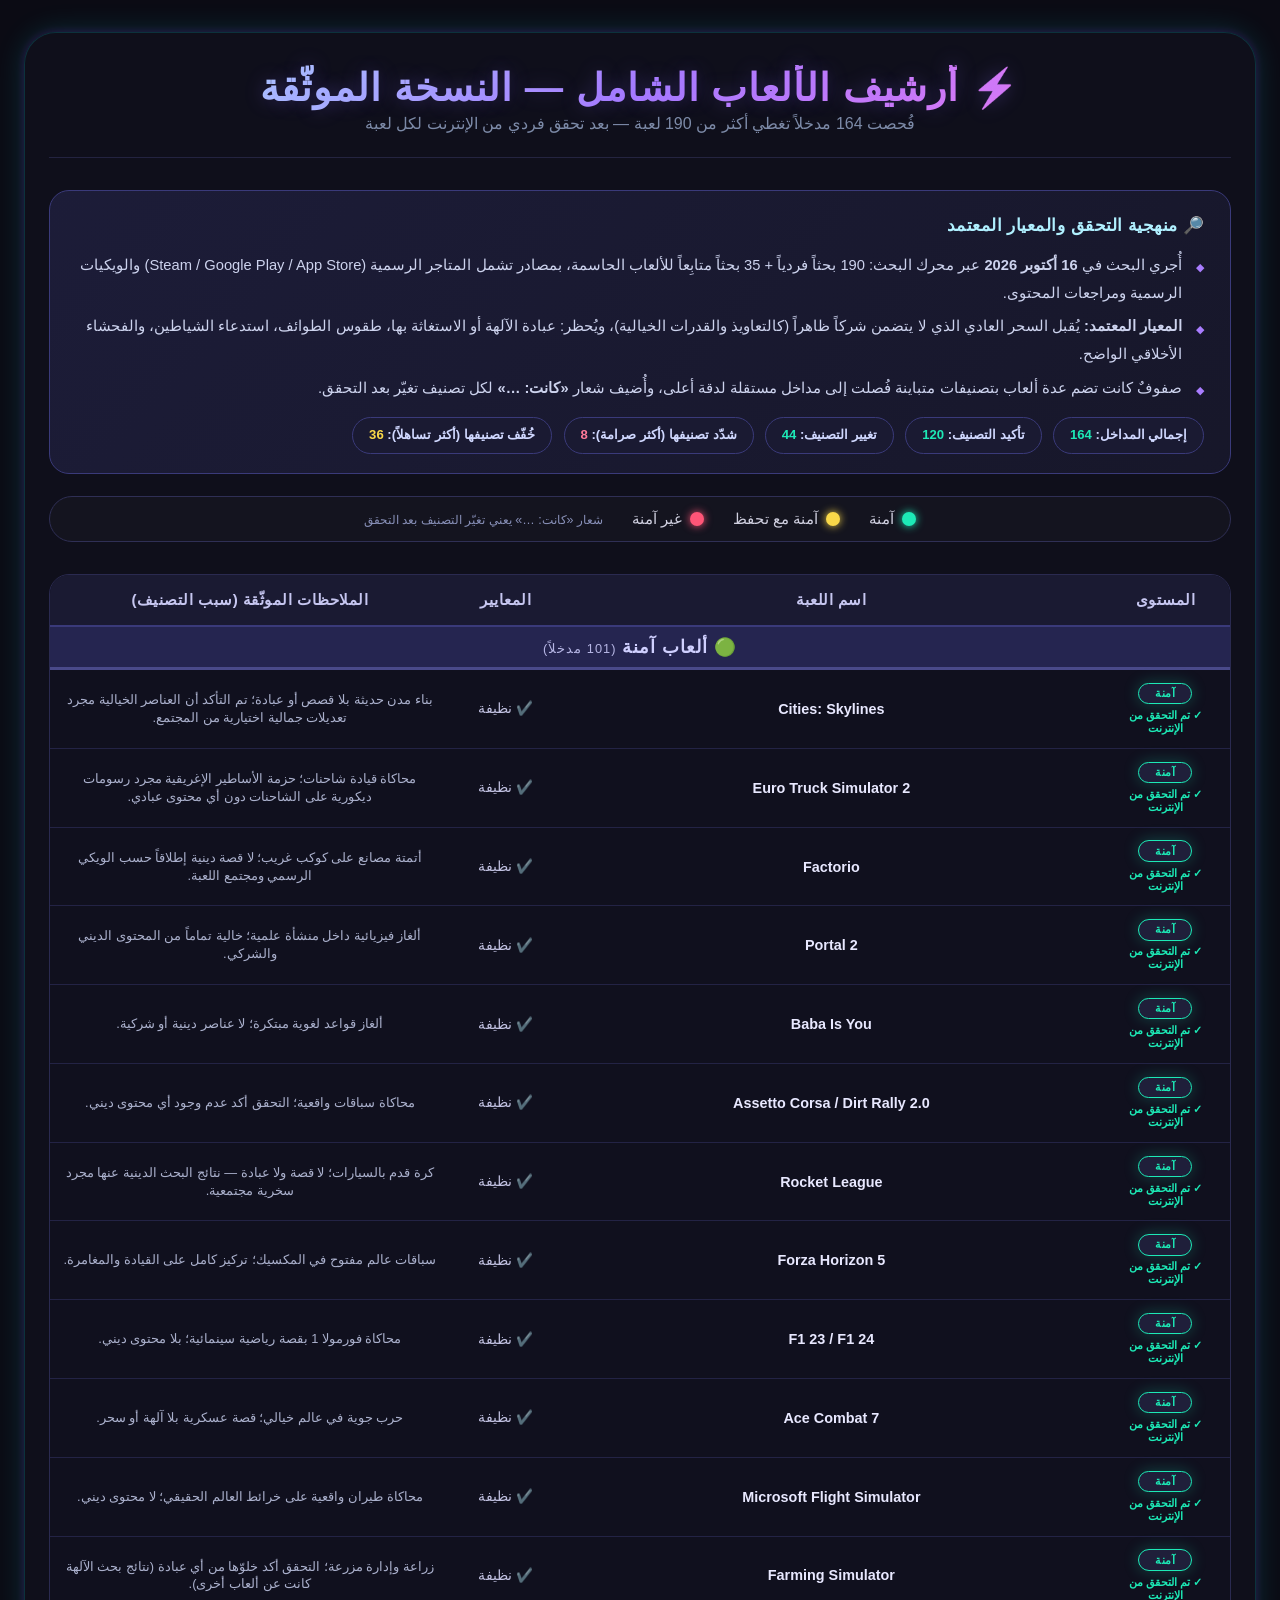
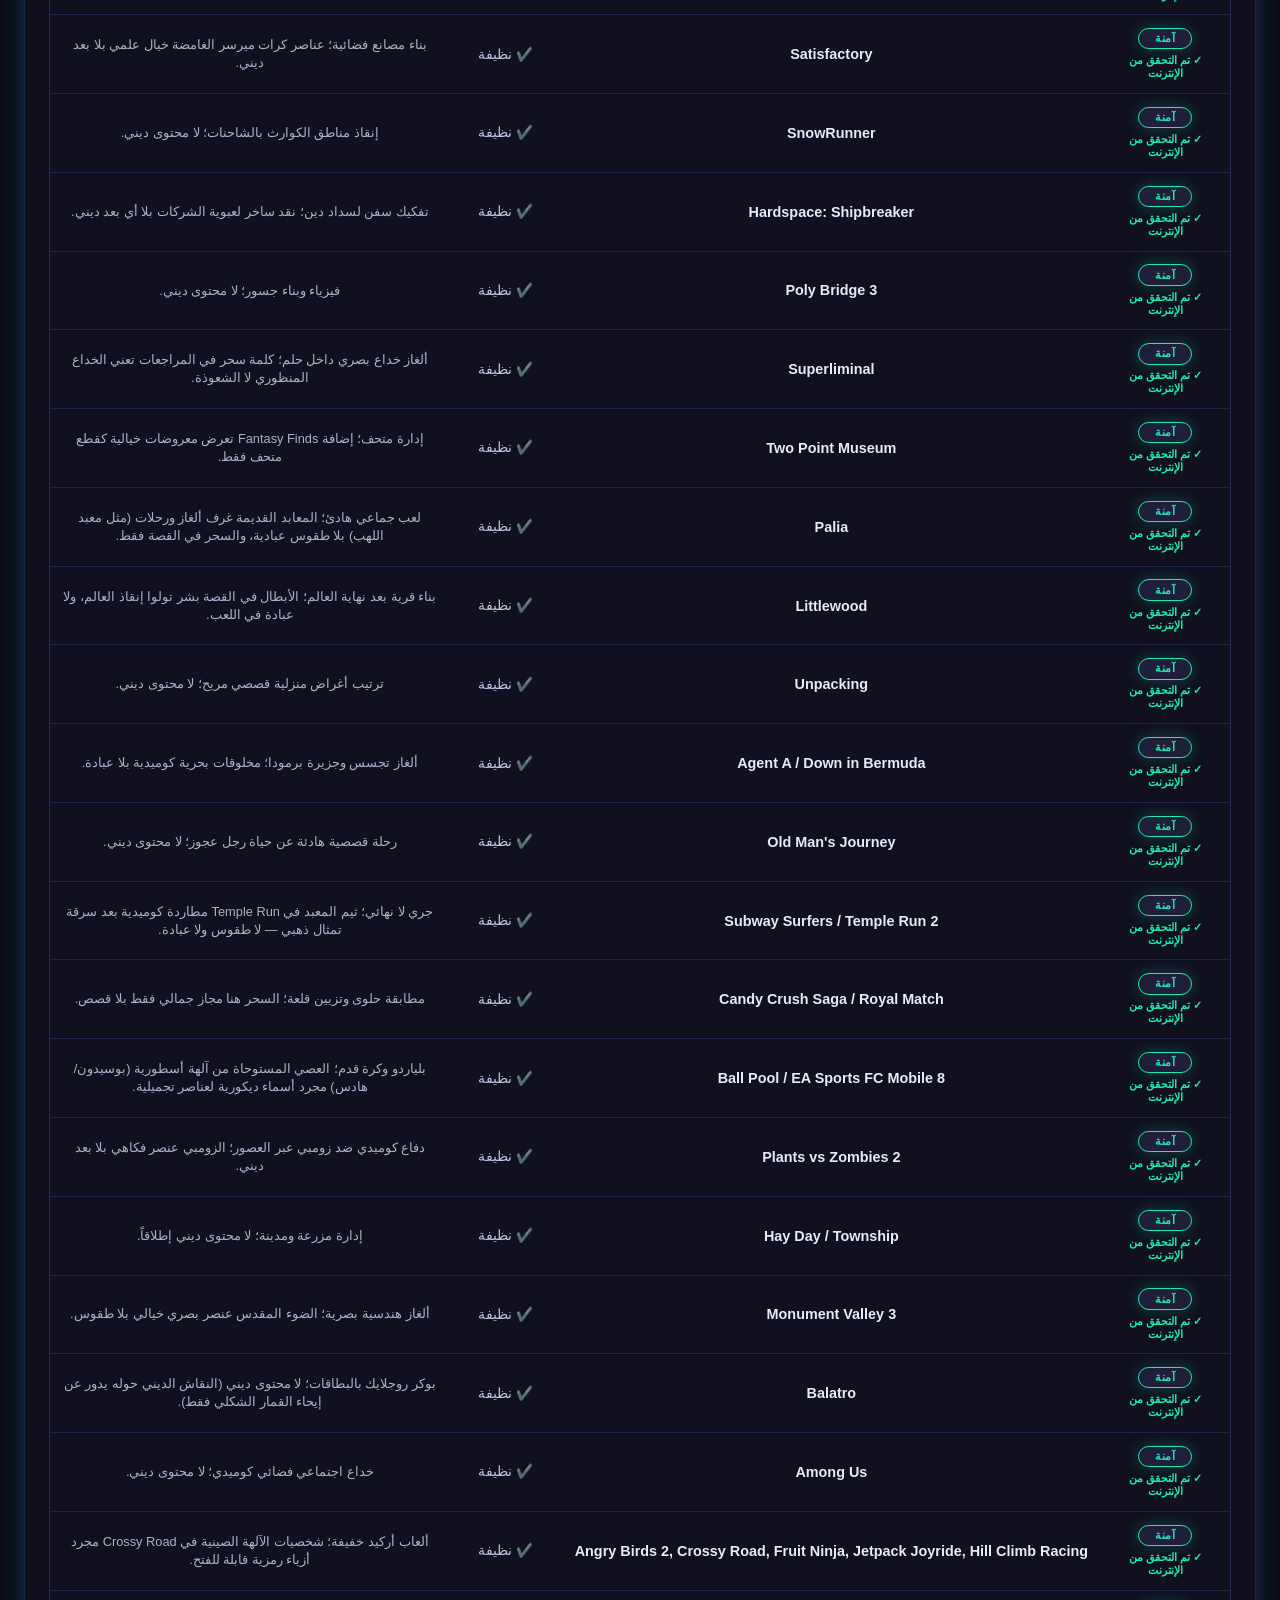
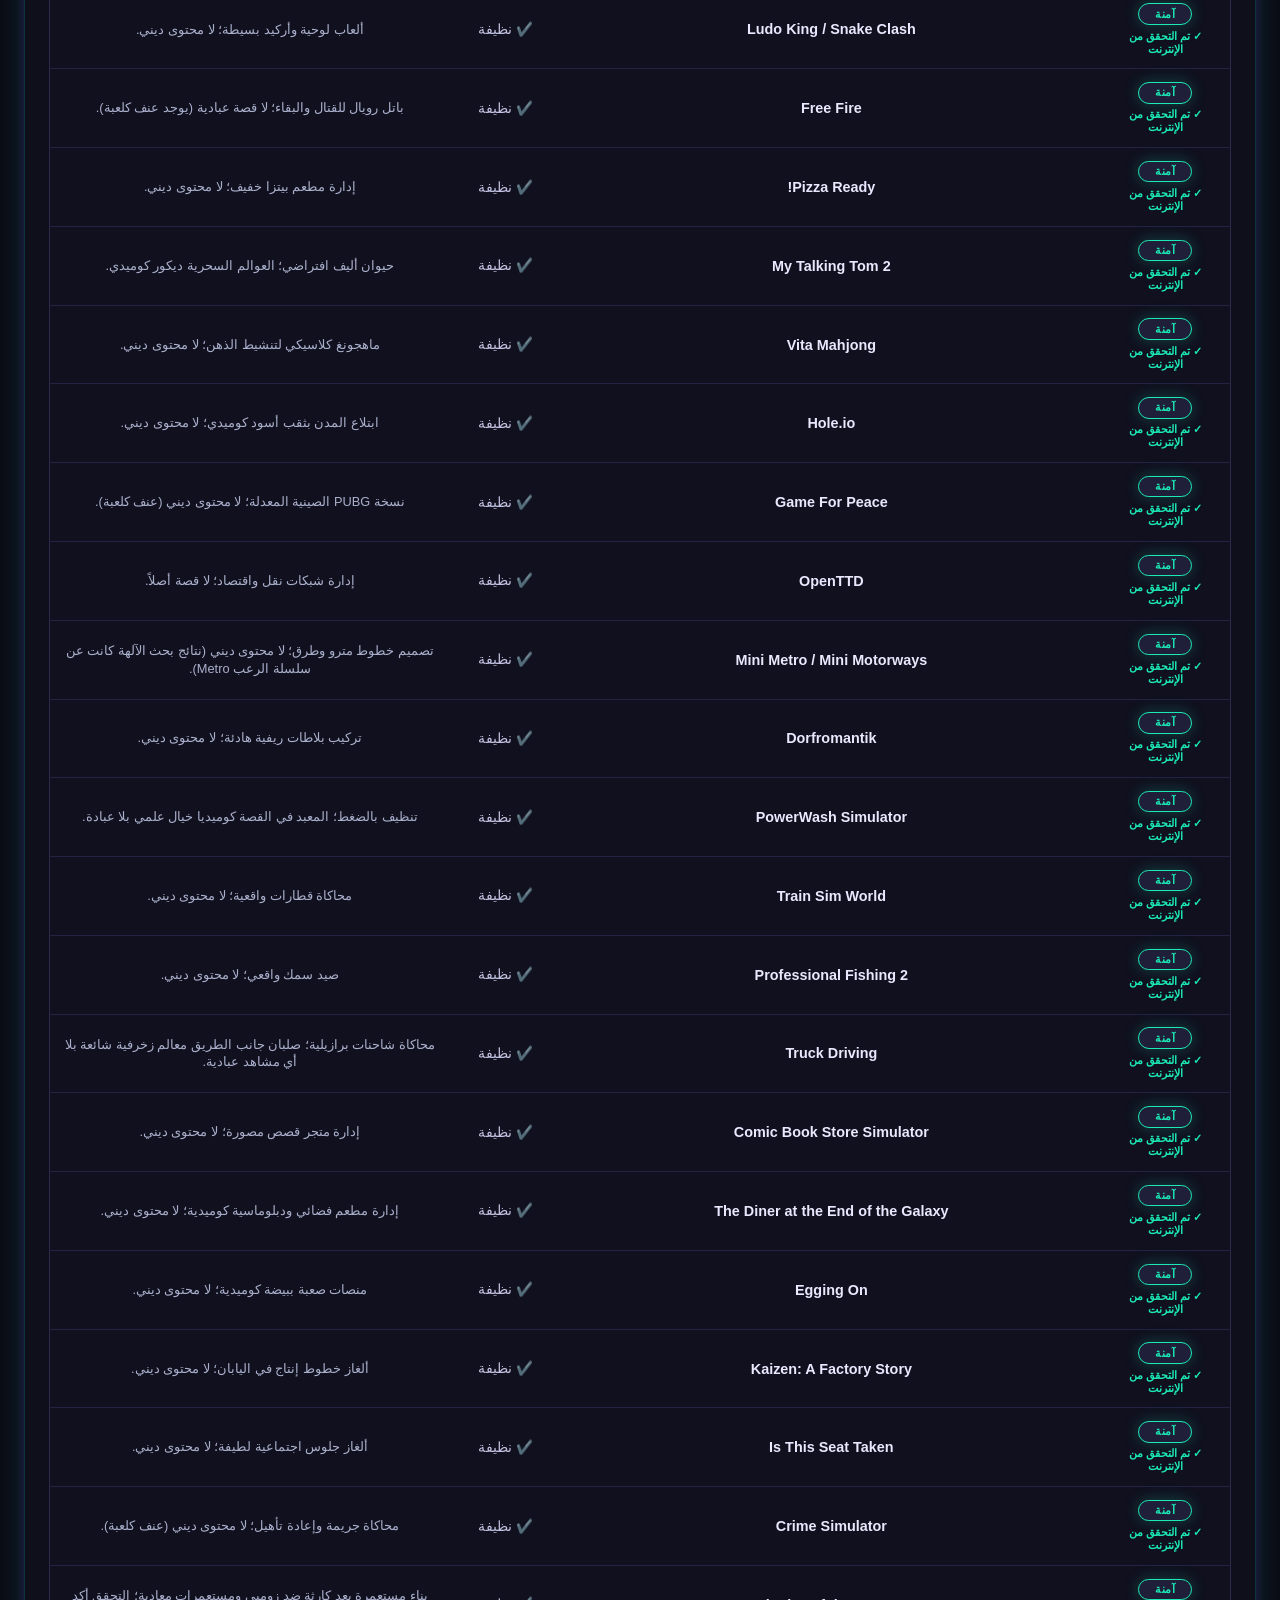
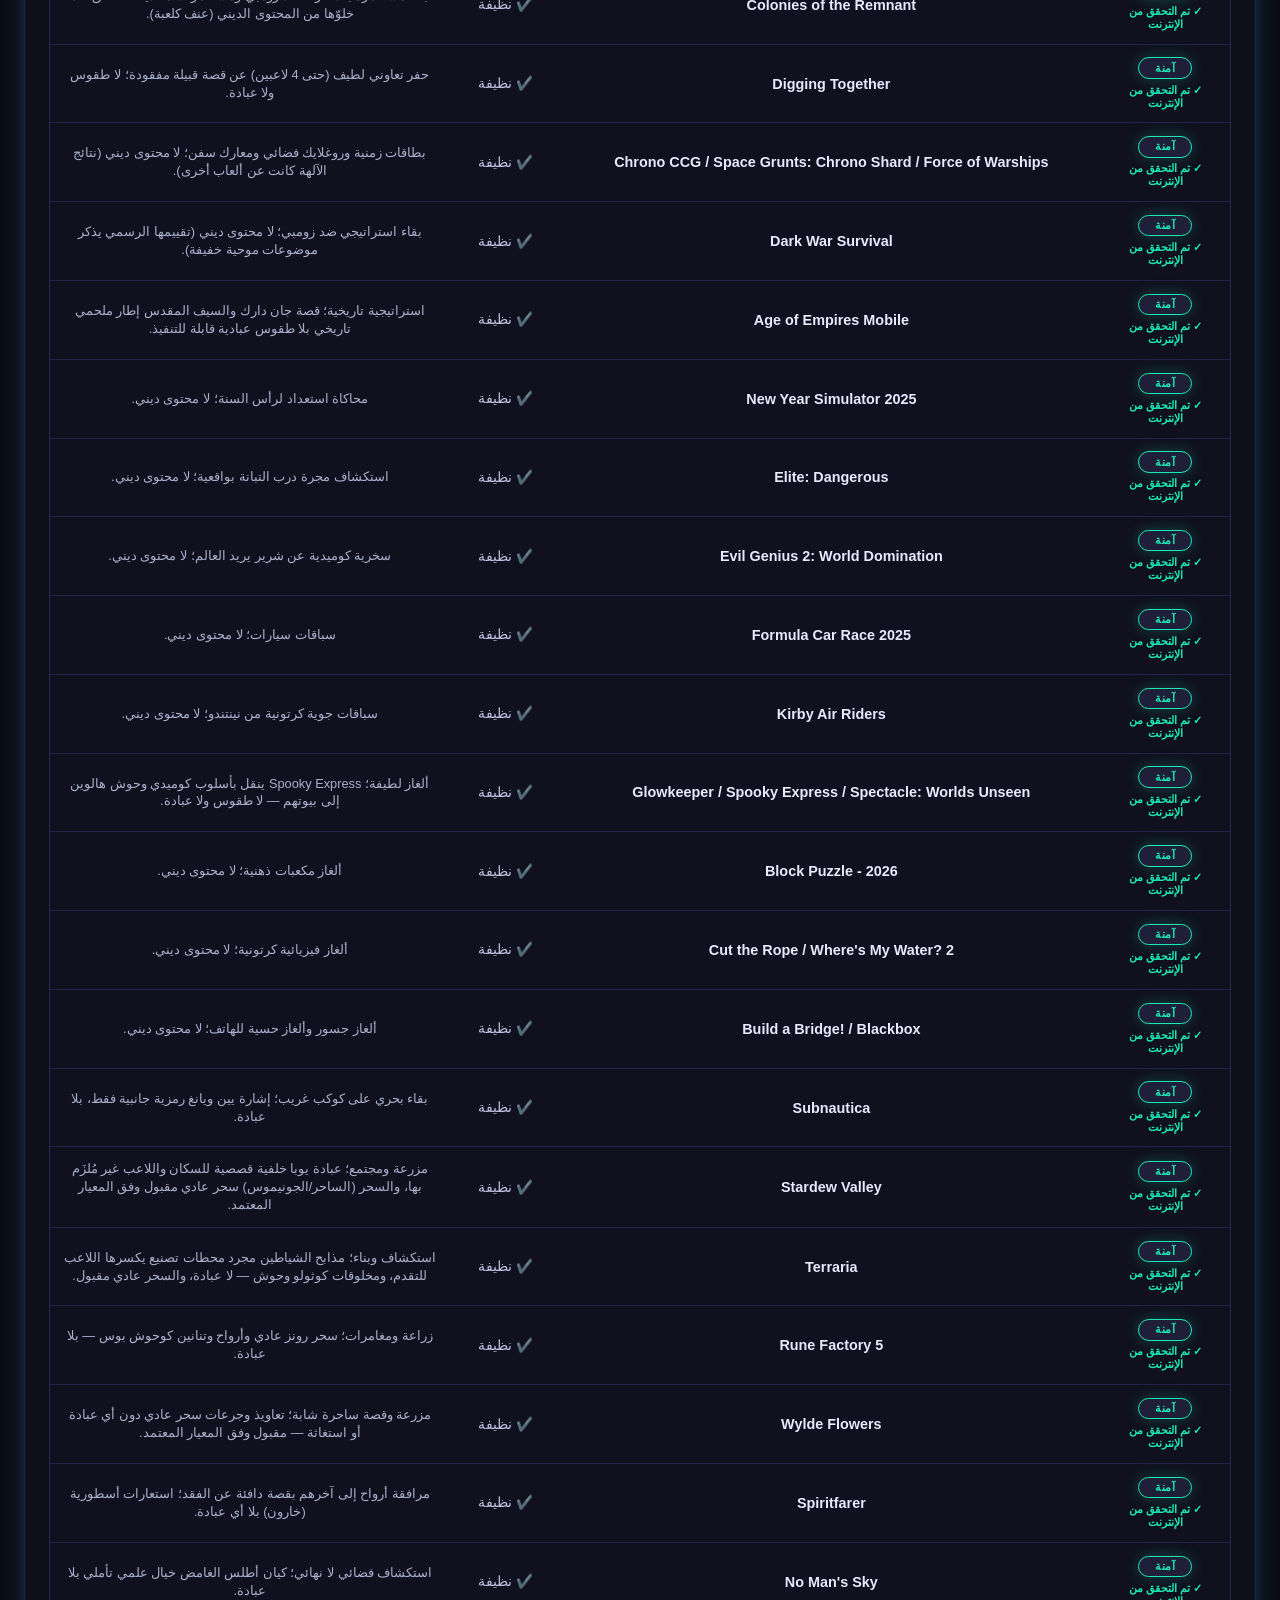
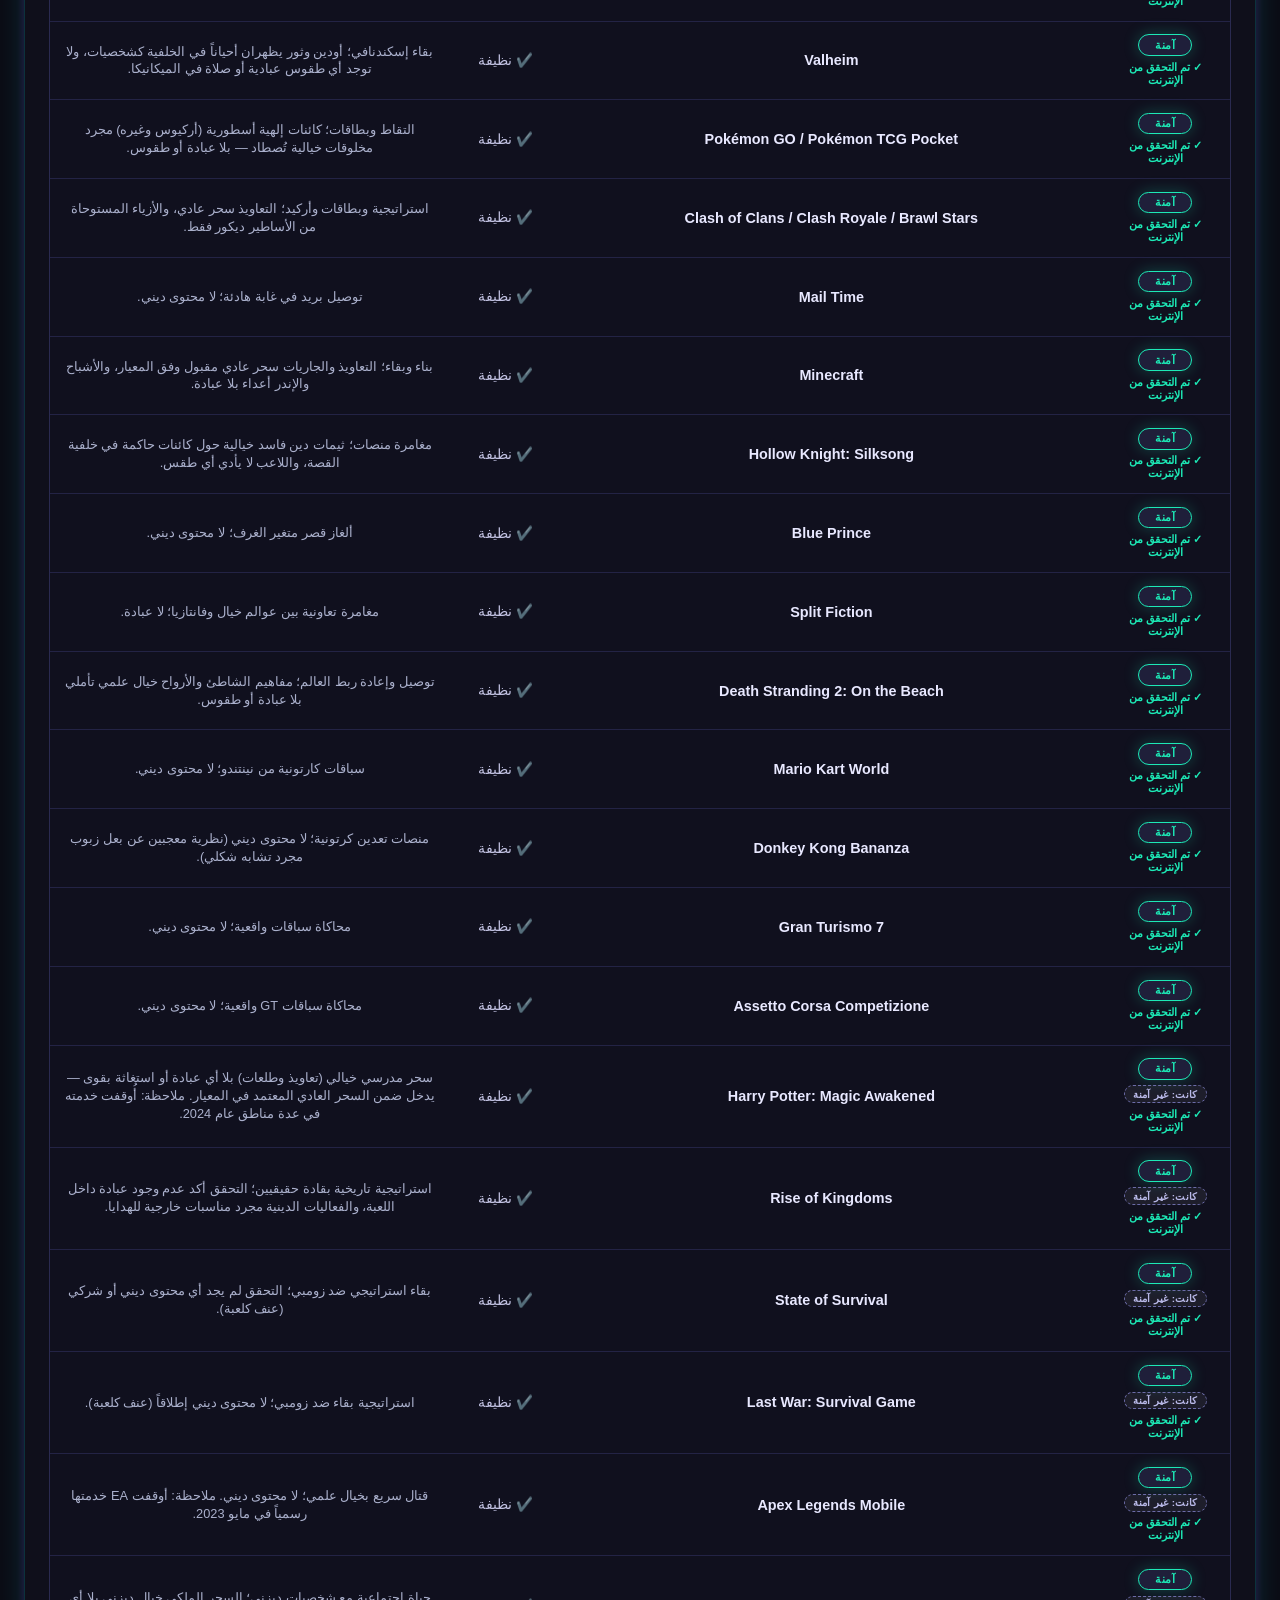
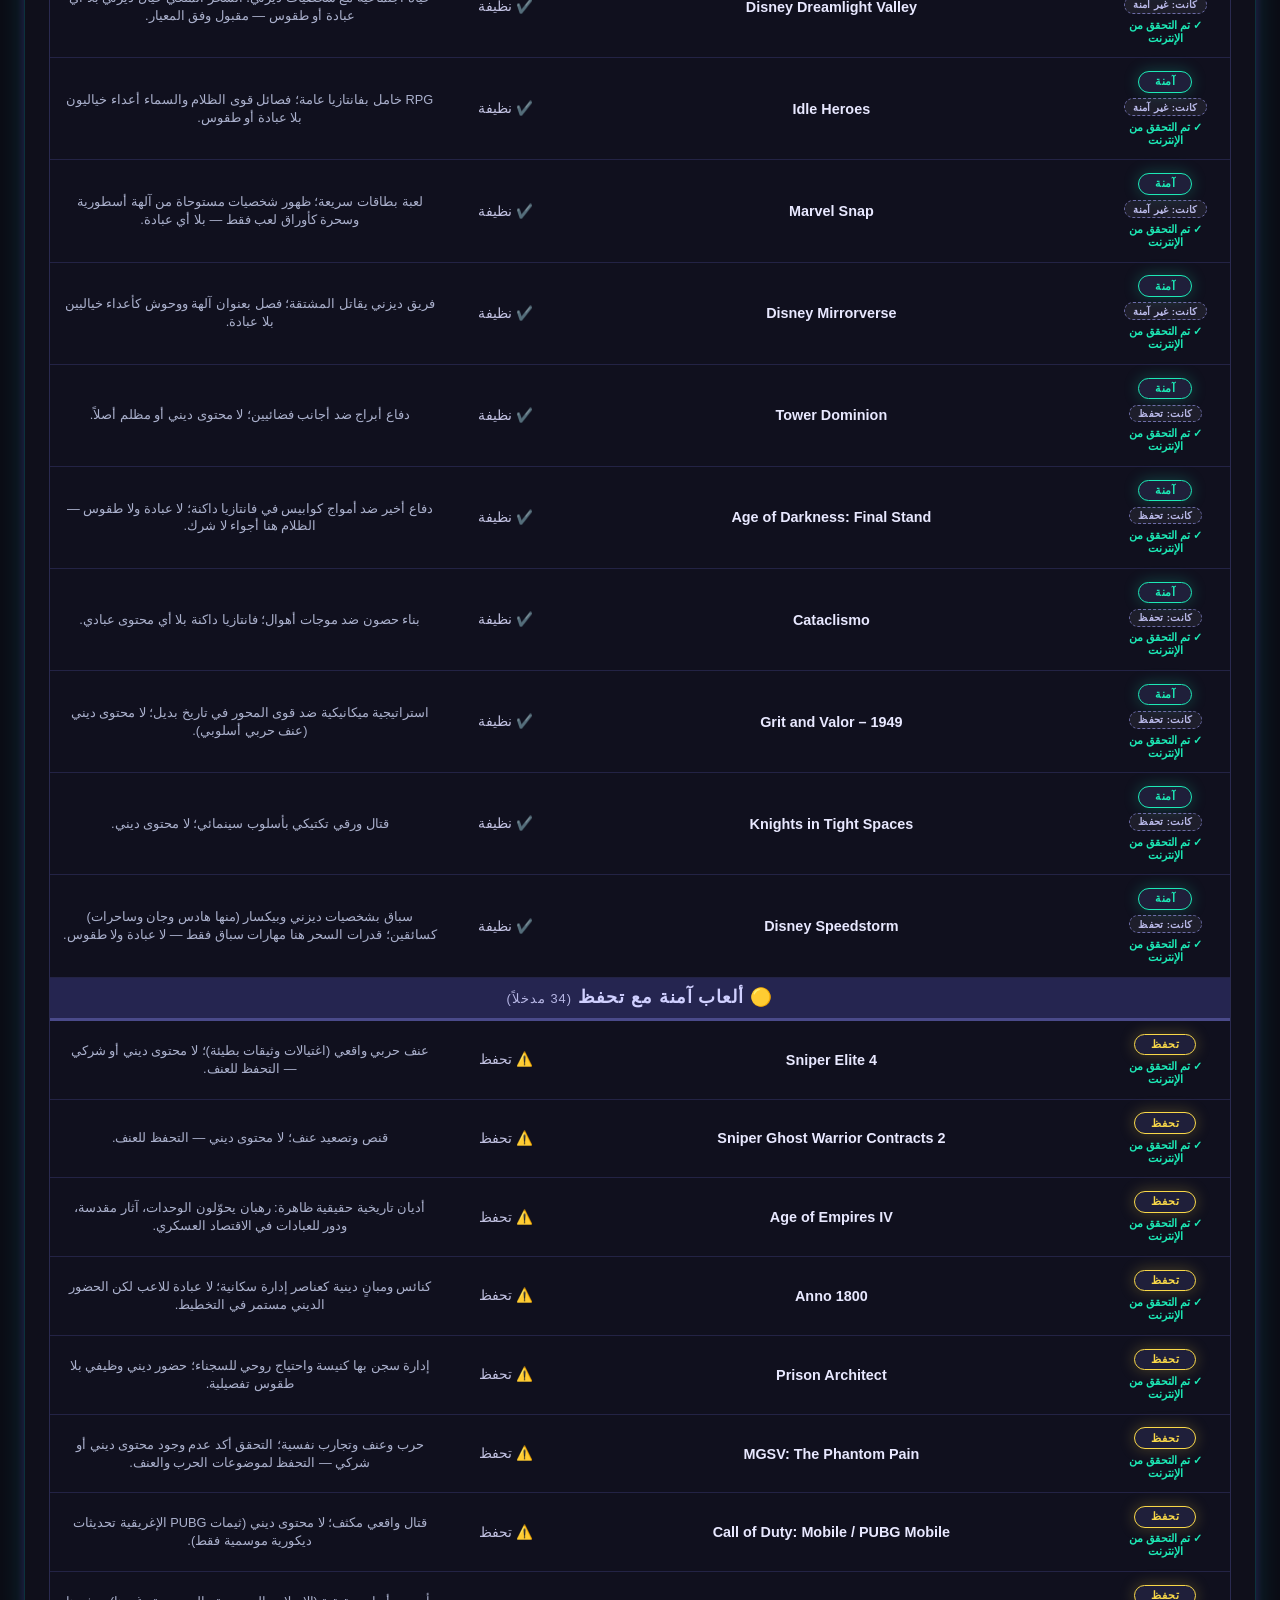
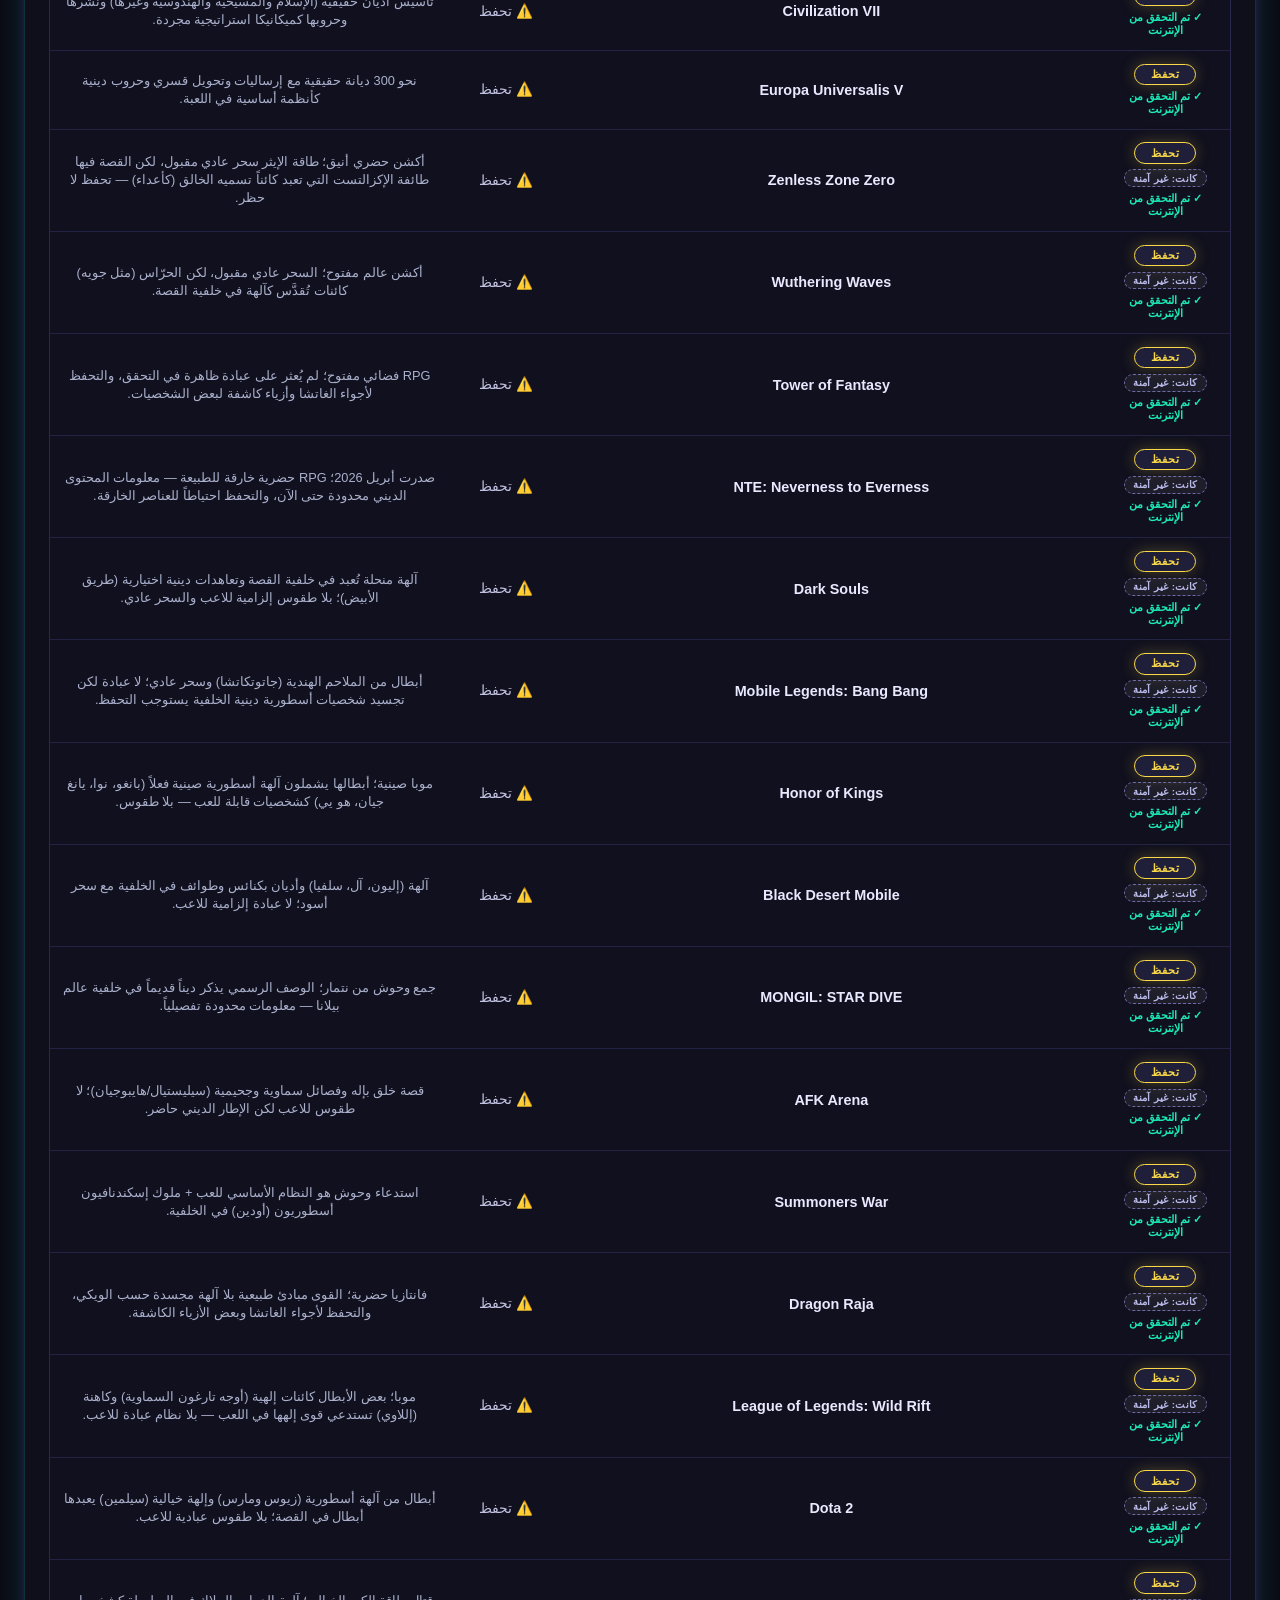
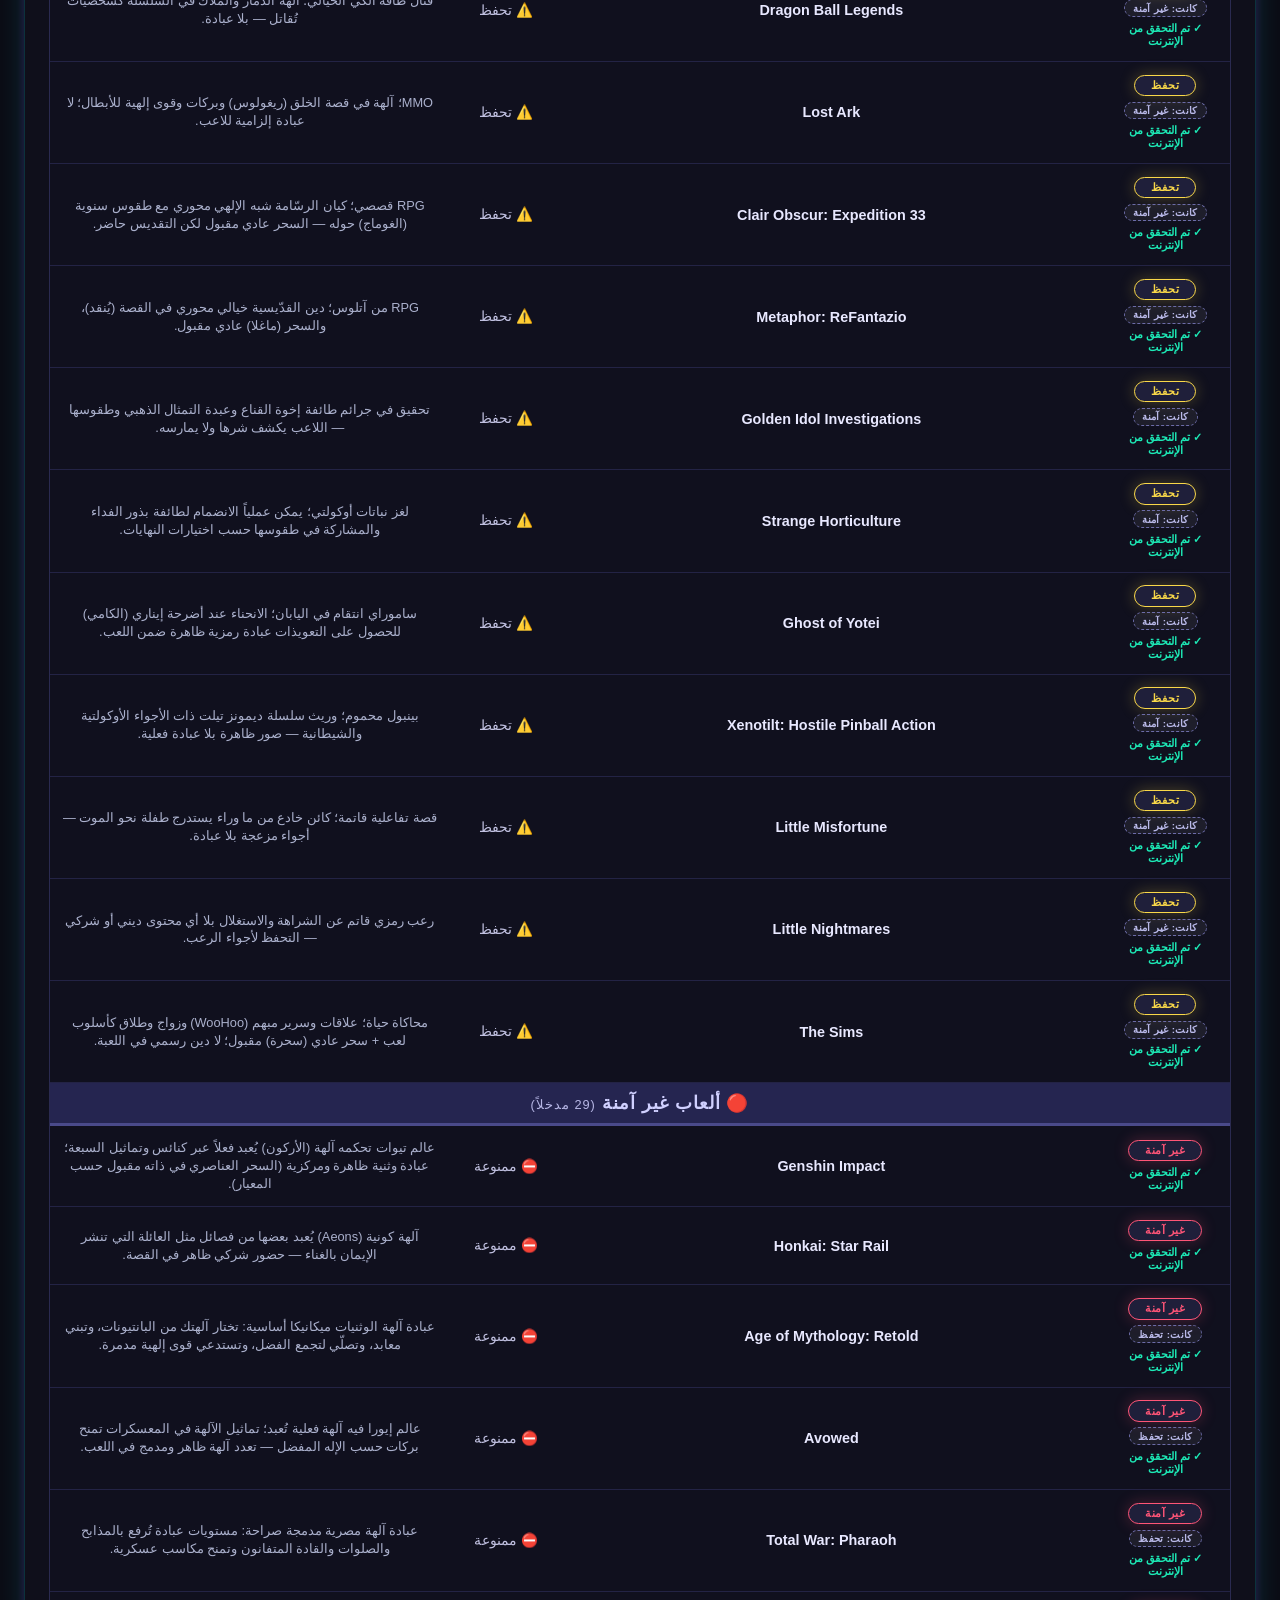
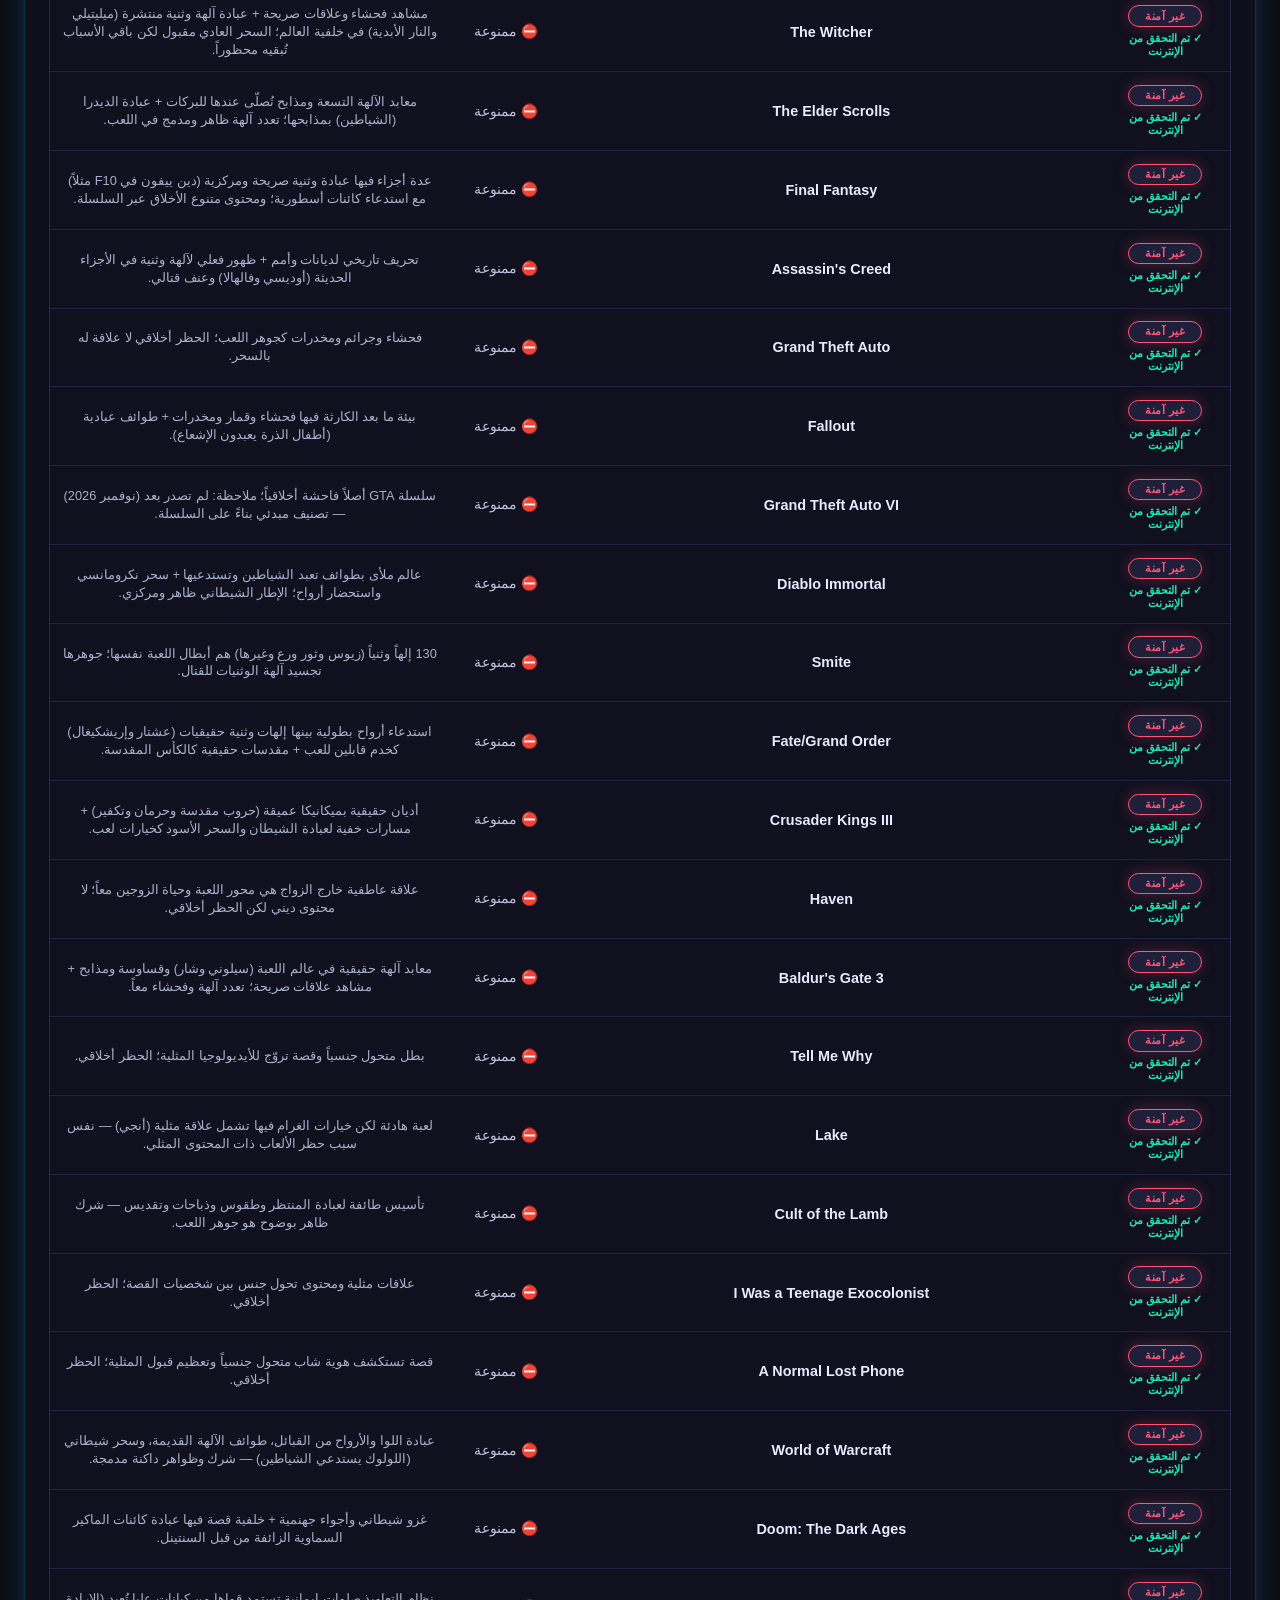
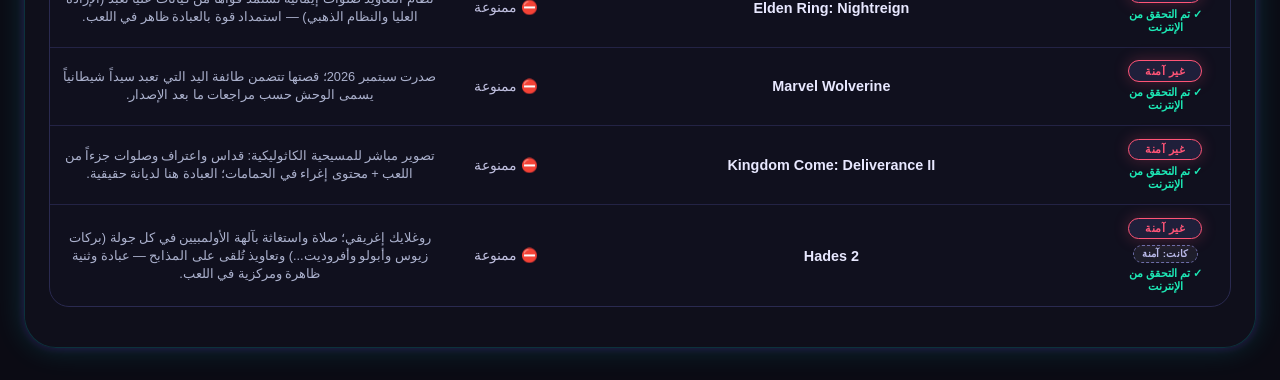
<file: pc.html>
<!DOCTYPE html>
<html lang="ar" dir="rtl">
<head>
<meta charset="UTF-8">
<meta name="viewport" content="width=device-width, initial-scale=1.0">
<title>أرشيف الألعاب الشامل — النسخة الموثّقة بعد التحقق من الإنترنت</title>
<style>
        * {
            margin: 0;
            padding: 0;
            box-sizing: border-box;
        }

        body {
            background-color: #0b0b14;
            color: #d0d0e0;
            font-family: 'Segoe UI', 'Tahoma', sans-serif;
            padding: 2rem 1.5rem;
            min-height: 100vh;
            display: flex;
            flex-direction: column;
            align-items: center;
        }

        .container {
            max-width: 1500px;
            width: 100%;
            background: rgba(18, 18, 30, 0.7);
            backdrop-filter: blur(3px);
            padding: 2rem 1.5rem 2.5rem;
            border-radius: 32px;
            box-shadow: 0 0 30px rgba(0, 255, 255, 0.15), 0 0 10px rgba(180, 0, 255, 0.2);
            border: 1px solid rgba(0, 255, 255, 0.15);
        }

        h1 {
            text-align: center;
            font-size: 2.4rem;
            font-weight: 600;
            letter-spacing: 1px;
            margin-bottom: 0.2rem;
            background: linear-gradient(135deg, #b0f0ff, #a97dff, #ff7af0);
            -webkit-background-clip: text;
            -webkit-text-fill-color: transparent;
            text-shadow: 0 0 20px rgba(130, 100, 255, 0.3);
        }

        .subtitle {
            text-align: center;
            color: #99aacc;
            border-bottom: 1px solid #2a2a4a;
            padding-bottom: 1.5rem;
            margin-bottom: 2rem;
            font-size: 1rem;
            opacity: 0.8;
        }

        .legend {
            display: flex;
            flex-wrap: wrap;
            gap: 1.8rem;
            justify-content: center;
            margin-bottom: 2rem;
            background: #14141f;
            padding: 0.8rem 2rem;
            border-radius: 60px;
            border: 1px solid #2f2f55;
        }

        .legend-item {
            display: flex;
            align-items: center;
            gap: 0.5rem;
            font-size: 0.95rem;
        }

        .dot {
            display: inline-block;
            width: 14px;
            height: 14px;
            border-radius: 50%;
            box-shadow: 0 0 8px currentColor;
        }

        .dot-green { background: #1de9b6; color: #1de9b6; }
        .dot-yellow { background: #f9d849; color: #f9d849; }
        .dot-red { background: #ff5577; color: #ff5577; }

        .table-wrapper {
            overflow-x: auto;
            border-radius: 20px;
            border: 1px solid #2a2a50;
            background: #10101e;
        }

        table {
            width: 100%;
            border-collapse: collapse;
            font-size: 0.9rem;
            min-width: 1000px;
        }

        th {
            background: #1a1a32;
            color: #c6c6f0;
            font-weight: 700;
            padding: 1rem 0.8rem;
            text-align: center;
            border-bottom: 2px solid #3a3a7a;
            font-size: 0.95rem;
            letter-spacing: 0.5px;
        }

        td {
            padding: 0.8rem 0.8rem;
            border-bottom: 1px solid #232345;
            vertical-align: middle;
            text-align: center;
        }

        tr:last-child td {
            border-bottom: none;
        }

        tr:hover td {
            background: #181830;
            transition: 0.2s;
        }

        .badge {
            display: inline-block;
            padding: 0.2rem 1rem;
            border-radius: 30px;
            font-weight: 600;
            font-size: 0.7rem;
            letter-spacing: 0.5px;
            background: #1f1f3a;
            border: 1px solid;
            white-space: nowrap;
        }

        .badge-green { color: #1de9b6; border-color: #1de9b6; box-shadow: 0 0 15px rgba(29, 233, 182, 0.25); }
        .badge-yellow { color: #f9d849; border-color: #f9d849; box-shadow: 0 0 15px rgba(249, 216, 73, 0.25); }
        .badge-red { color: #ff5577; border-color: #ff5577; box-shadow: 0 0 15px rgba(255, 85, 119, 0.25); }

        .icon-check { color: #1de9b6; font-size: 1.1rem; }
        .icon-warning { color: #f9d849; font-size: 1.1rem; }
        .icon-ban { color: #ff5577; font-size: 1.1rem; }

        .game-name {
            font-weight: 700;
            color: #e8e8ff;
            font-size: 0.9rem;
            white-space: nowrap;
        }

        .criteria-text {
            font-size: 0.85rem;
            line-height: 1.4;
            color: #c0c0e0;
        }

        .note-text {
            font-size: 0.8rem;
            line-height: 1.4;
            color: #aab0cc;
            max-width: 250px;
            margin: 0 auto;
        }

        .section-title td {
            background: #252550;
            color: #d0d0ff;
            font-weight: 700;
            padding: 0.6rem 0;
            text-align: center;
            border-bottom: 3px solid #4a4a8a;
            font-size: 1.1rem;
            letter-spacing: 1px;
        }

        .footer-note {
            margin-top: 2rem;
            text-align: center;
            font-size: 0.95rem;
            color: #6a7aa0;
            border-top: 1px solid #222244;
            padding-top: 1.8rem;
        }

        .glow-text {
            color: #bbccff;
            text-shadow: 0 0 6px rgba(100, 150, 255, 0.2);
        }

        .note-small {
            font-size: 0.7rem;
            color: #99aacf;
            display: block;
            margin-top: 0.2rem;
        }
    
        .info-box {
            background: linear-gradient(135deg, rgba(30,30,60,.9), rgba(24,24,44,.9));
            border: 1px solid #3a3a7a;
            border-radius: 20px;
            padding: 1.2rem 1.6rem;
            margin-bottom: 1.4rem;
            font-size: .92rem;
            line-height: 1.9;
        }
        .info-box h2 {
            font-size: 1.05rem;
            color: #b0f0ff;
            margin-bottom: .6rem;
            letter-spacing: .5px;
        }
        .info-box ul { list-style: none; }
        .info-box li { position: relative; padding-right: 1.4rem; margin-bottom: .35rem; color: #cdd3ee; }
        .info-box li::before { content: "◆"; position: absolute; right: 0; color: #a97dff; font-size: .7rem; top: .35rem; }
        .chips { display: flex; flex-wrap: wrap; gap: .7rem; margin-top: .9rem; }
        .chip {
            background: #1a1a32; border: 1px solid #3a3a7a; color: #d0d8ff;
            border-radius: 30px; padding: .3rem 1rem; font-size: .82rem; font-weight: 600;
        }
        .chip b { color: #1de9b6; }
        .chip.r b { color: #ff7a99; }
        .chip.y b { color: #f9d849; }
        .change-badge {
            display: inline-block; margin-top: .35rem; font-size: .62rem; font-weight: 700;
            padding: .15rem .55rem; border-radius: 20px; letter-spacing: .3px;
            background: rgba(255,255,255,.06); border: 1px dashed #6c6ca8; color: #b9b9e8;
        }
        .verified-note { display: block; margin-top: .3rem; font-size: .68rem; color: #1de9b6; font-weight: 700; }
        .count-pill { font-size: .8rem; opacity: .85; font-weight: 400; }
        .meta-source { color: #8890b8; font-size: .78rem; }
</style>
</head>
<body>
<div class="container">
    <h1>⚡ أرشيف الألعاب الشامل — النسخة الموثّقة</h1>
    <p class="subtitle">فُحصت 164 مدخلاً تغطي أكثر من 190 لعبة — بعد تحقق فردي من الإنترنت لكل لعبة</p>

    <div class="info-box">
        <h2>🔎 منهجية التحقق والمعيار المعتمد</h2>
        <ul>
            <li>أُجري البحث في <b>16 أكتوبر 2026</b> عبر محرك البحث: 190 بحثاً فردياً + 35 بحثاً متابِعاً للألعاب الحاسمة، بمصادر تشمل المتاجر الرسمية (Steam / Google Play / App Store) والويكيات الرسمية ومراجعات المحتوى.</li>
            <li><b>المعيار المعتمد:</b> يُقبل السحر العادي الذي لا يتضمن شركاً ظاهراً (كالتعاويذ والقدرات الخيالية)، ويُحظر: عبادة الآلهة أو الاستغاثة بها، طقوس الطوائف، استدعاء الشياطين، والفحشاء الأخلاقي الواضح.</li>
            <li>صفوفٌ كانت تضم عدة ألعاب بتصنيفات متباينة فُصلت إلى مداخل مستقلة لدقة أعلى، وأُضيف شعار <b>«كانت: …»</b> لكل تصنيف تغيّر بعد التحقق.</li>
        </ul>
        <div class="chips">
            <span class="chip">إجمالي المداخل: <b>164</b></span>
            <span class="chip">تأكيد التصنيف: <b>120</b></span>
            <span class="chip">تغيير التصنيف: <b>44</b></span>
            <span class="chip r">شدّد تصنيفها (أكثر صرامة): <b>8</b></span>
            <span class="chip y">خُفّف تصنيفها (أكثر تساهلاً): <b>36</b></span>
        </div>
    </div>

    <div class="legend">
        <span class="legend-item"><span class="dot dot-green"></span> آمنة</span>
        <span class="legend-item"><span class="dot dot-yellow"></span> آمنة مع تحفظ</span>
        <span class="legend-item"><span class="dot dot-red"></span> غير آمنة</span>
        <span class="legend-item meta-source">شعار «كانت: …» يعني تغيّر التصنيف بعد التحقق</span>
    </div>

    <div class="table-wrapper">
        <table>
            <thead>
                <tr>
                    <th style="width:13%;">المستوى</th>
                    <th style="width:20%;">اسم اللعبة</th>
                    <th style="width:12%;">المعايير</th>
                    <th style="width:55%;">الملاحظات الموثّقة (سبب التصنيف)</th>
                </tr>
            </thead>
            <tbody>
<tr class="section-title"><td colspan="4">🟢 ألعاب آمنة <span class="count-pill">(101 مدخلاً)</span></td></tr><tr><td><span class="badge badge-green">آمنة</span><span class="verified-note">✓ تم التحقق من الإنترنت</span></td><td class="game-name">Cities: Skylines</td><td class="criteria-text">✔️ نظيفة</td><td class="note-text">بناء مدن حديثة بلا قصص أو عبادة؛ تم التأكد أن العناصر الخيالية مجرد تعديلات جمالية اختيارية من المجتمع.</td></tr><tr><td><span class="badge badge-green">آمنة</span><span class="verified-note">✓ تم التحقق من الإنترنت</span></td><td class="game-name">Euro Truck Simulator 2</td><td class="criteria-text">✔️ نظيفة</td><td class="note-text">محاكاة قيادة شاحنات؛ حزمة الأساطير الإغريقية مجرد رسومات ديكورية على الشاحنات دون أي محتوى عبادي.</td></tr><tr><td><span class="badge badge-green">آمنة</span><span class="verified-note">✓ تم التحقق من الإنترنت</span></td><td class="game-name">Factorio</td><td class="criteria-text">✔️ نظيفة</td><td class="note-text">أتمتة مصانع على كوكب غريب؛ لا قصة دينية إطلاقاً حسب الويكي الرسمي ومجتمع اللعبة.</td></tr><tr><td><span class="badge badge-green">آمنة</span><span class="verified-note">✓ تم التحقق من الإنترنت</span></td><td class="game-name">Portal 2</td><td class="criteria-text">✔️ نظيفة</td><td class="note-text">ألغاز فيزيائية داخل منشأة علمية؛ خالية تماماً من المحتوى الديني والشركي.</td></tr><tr><td><span class="badge badge-green">آمنة</span><span class="verified-note">✓ تم التحقق من الإنترنت</span></td><td class="game-name">Baba Is You</td><td class="criteria-text">✔️ نظيفة</td><td class="note-text">ألغاز قواعد لغوية مبتكرة؛ لا عناصر دينية أو شركية.</td></tr><tr><td><span class="badge badge-green">آمنة</span><span class="verified-note">✓ تم التحقق من الإنترنت</span></td><td class="game-name">Assetto Corsa / Dirt Rally 2.0</td><td class="criteria-text">✔️ نظيفة</td><td class="note-text">محاكاة سباقات واقعية؛ التحقق أكد عدم وجود أي محتوى ديني.</td></tr><tr><td><span class="badge badge-green">آمنة</span><span class="verified-note">✓ تم التحقق من الإنترنت</span></td><td class="game-name">Rocket League</td><td class="criteria-text">✔️ نظيفة</td><td class="note-text">كرة قدم بالسيارات؛ لا قصة ولا عبادة — نتائج البحث الدينية عنها مجرد سخرية مجتمعية.</td></tr><tr><td><span class="badge badge-green">آمنة</span><span class="verified-note">✓ تم التحقق من الإنترنت</span></td><td class="game-name">Forza Horizon 5</td><td class="criteria-text">✔️ نظيفة</td><td class="note-text">سباقات عالم مفتوح في المكسيك؛ تركيز كامل على القيادة والمغامرة.</td></tr><tr><td><span class="badge badge-green">آمنة</span><span class="verified-note">✓ تم التحقق من الإنترنت</span></td><td class="game-name">F1 23 / F1 24</td><td class="criteria-text">✔️ نظيفة</td><td class="note-text">محاكاة فورمولا 1 بقصة رياضية سينمائية؛ بلا محتوى ديني.</td></tr><tr><td><span class="badge badge-green">آمنة</span><span class="verified-note">✓ تم التحقق من الإنترنت</span></td><td class="game-name">Ace Combat 7</td><td class="criteria-text">✔️ نظيفة</td><td class="note-text">حرب جوية في عالم خيالي؛ قصة عسكرية بلا آلهة أو سحر.</td></tr><tr><td><span class="badge badge-green">آمنة</span><span class="verified-note">✓ تم التحقق من الإنترنت</span></td><td class="game-name">Microsoft Flight Simulator</td><td class="criteria-text">✔️ نظيفة</td><td class="note-text">محاكاة طيران واقعية على خرائط العالم الحقيقي؛ لا محتوى ديني.</td></tr><tr><td><span class="badge badge-green">آمنة</span><span class="verified-note">✓ تم التحقق من الإنترنت</span></td><td class="game-name">Farming Simulator</td><td class="criteria-text">✔️ نظيفة</td><td class="note-text">زراعة وإدارة مزرعة؛ التحقق أكد خلوّها من أي عبادة (نتائج بحث الآلهة كانت عن ألعاب أخرى).</td></tr><tr><td><span class="badge badge-green">آمنة</span><span class="verified-note">✓ تم التحقق من الإنترنت</span></td><td class="game-name">Satisfactory</td><td class="criteria-text">✔️ نظيفة</td><td class="note-text">بناء مصانع فضائية؛ عناصر كرات ميرسر الغامضة خيال علمي بلا بعد ديني.</td></tr><tr><td><span class="badge badge-green">آمنة</span><span class="verified-note">✓ تم التحقق من الإنترنت</span></td><td class="game-name">SnowRunner</td><td class="criteria-text">✔️ نظيفة</td><td class="note-text">إنقاذ مناطق الكوارث بالشاحنات؛ لا محتوى ديني.</td></tr><tr><td><span class="badge badge-green">آمنة</span><span class="verified-note">✓ تم التحقق من الإنترنت</span></td><td class="game-name">Hardspace: Shipbreaker</td><td class="criteria-text">✔️ نظيفة</td><td class="note-text">تفكيك سفن لسداد دين؛ نقد ساخر لعبوية الشركات بلا أي بعد ديني.</td></tr><tr><td><span class="badge badge-green">آمنة</span><span class="verified-note">✓ تم التحقق من الإنترنت</span></td><td class="game-name">Poly Bridge 3</td><td class="criteria-text">✔️ نظيفة</td><td class="note-text">فيزياء وبناء جسور؛ لا محتوى ديني.</td></tr><tr><td><span class="badge badge-green">آمنة</span><span class="verified-note">✓ تم التحقق من الإنترنت</span></td><td class="game-name">Superliminal</td><td class="criteria-text">✔️ نظيفة</td><td class="note-text">ألغاز خداع بصري داخل حلم؛ كلمة سحر في المراجعات تعني الخداع المنظوري لا الشعوذة.</td></tr><tr><td><span class="badge badge-green">آمنة</span><span class="verified-note">✓ تم التحقق من الإنترنت</span></td><td class="game-name">Two Point Museum</td><td class="criteria-text">✔️ نظيفة</td><td class="note-text">إدارة متحف؛ إضافة Fantasy Finds تعرض معروضات خيالية كقطع متحف فقط.</td></tr><tr><td><span class="badge badge-green">آمنة</span><span class="verified-note">✓ تم التحقق من الإنترنت</span></td><td class="game-name">Palia</td><td class="criteria-text">✔️ نظيفة</td><td class="note-text">لعب جماعي هادئ؛ المعابد القديمة غرف ألغاز ورحلات (مثل معبد اللهب) بلا طقوس عبادية، والسحر في القصة فقط.</td></tr><tr><td><span class="badge badge-green">آمنة</span><span class="verified-note">✓ تم التحقق من الإنترنت</span></td><td class="game-name">Littlewood</td><td class="criteria-text">✔️ نظيفة</td><td class="note-text">بناء قرية بعد نهاية العالم؛ الأبطال في القصة بشر تولوا إنقاذ العالم، ولا عبادة في اللعب.</td></tr><tr><td><span class="badge badge-green">آمنة</span><span class="verified-note">✓ تم التحقق من الإنترنت</span></td><td class="game-name">Unpacking</td><td class="criteria-text">✔️ نظيفة</td><td class="note-text">ترتيب أغراض منزلية قصصي مريح؛ لا محتوى ديني.</td></tr><tr><td><span class="badge badge-green">آمنة</span><span class="verified-note">✓ تم التحقق من الإنترنت</span></td><td class="game-name">Agent A / Down in Bermuda</td><td class="criteria-text">✔️ نظيفة</td><td class="note-text">ألغاز تجسس وجزيرة برمودا؛ مخلوقات بحرية كوميدية بلا عبادة.</td></tr><tr><td><span class="badge badge-green">آمنة</span><span class="verified-note">✓ تم التحقق من الإنترنت</span></td><td class="game-name">Old Man's Journey</td><td class="criteria-text">✔️ نظيفة</td><td class="note-text">رحلة قصصية هادئة عن حياة رجل عجوز؛ لا محتوى ديني.</td></tr><tr><td><span class="badge badge-green">آمنة</span><span class="verified-note">✓ تم التحقق من الإنترنت</span></td><td class="game-name">Subway Surfers / Temple Run 2</td><td class="criteria-text">✔️ نظيفة</td><td class="note-text">جري لا نهائي؛ ثيم المعبد في Temple Run مطاردة كوميدية بعد سرقة تمثال ذهبي — لا طقوس ولا عبادة.</td></tr><tr><td><span class="badge badge-green">آمنة</span><span class="verified-note">✓ تم التحقق من الإنترنت</span></td><td class="game-name">Candy Crush Saga / Royal Match</td><td class="criteria-text">✔️ نظيفة</td><td class="note-text">مطابقة حلوى وتزيين قلعة؛ السحر هنا مجاز جمالي فقط بلا قصص.</td></tr><tr><td><span class="badge badge-green">آمنة</span><span class="verified-note">✓ تم التحقق من الإنترنت</span></td><td class="game-name">8 Ball Pool / EA Sports FC Mobile</td><td class="criteria-text">✔️ نظيفة</td><td class="note-text">بلياردو وكرة قدم؛ العصي المستوحاة من آلهة أسطورية (بوسيدون/هادس) مجرد أسماء ديكورية لعناصر تجميلية.</td></tr><tr><td><span class="badge badge-green">آمنة</span><span class="verified-note">✓ تم التحقق من الإنترنت</span></td><td class="game-name">Plants vs Zombies 2</td><td class="criteria-text">✔️ نظيفة</td><td class="note-text">دفاع كوميدي ضد زومبي عبر العصور؛ الزومبي عنصر فكاهي بلا بعد ديني.</td></tr><tr><td><span class="badge badge-green">آمنة</span><span class="verified-note">✓ تم التحقق من الإنترنت</span></td><td class="game-name">Hay Day / Township</td><td class="criteria-text">✔️ نظيفة</td><td class="note-text">إدارة مزرعة ومدينة؛ لا محتوى ديني إطلاقاً.</td></tr><tr><td><span class="badge badge-green">آمنة</span><span class="verified-note">✓ تم التحقق من الإنترنت</span></td><td class="game-name">Monument Valley 3</td><td class="criteria-text">✔️ نظيفة</td><td class="note-text">ألغاز هندسية بصرية؛ الضوء المقدس عنصر بصري خيالي بلا طقوس.</td></tr><tr><td><span class="badge badge-green">آمنة</span><span class="verified-note">✓ تم التحقق من الإنترنت</span></td><td class="game-name">Balatro</td><td class="criteria-text">✔️ نظيفة</td><td class="note-text">بوكر روجلايك بالبطاقات؛ لا محتوى ديني (النقاش الديني حوله يدور عن إيحاء القمار الشكلي فقط).</td></tr><tr><td><span class="badge badge-green">آمنة</span><span class="verified-note">✓ تم التحقق من الإنترنت</span></td><td class="game-name">Among Us</td><td class="criteria-text">✔️ نظيفة</td><td class="note-text">خداع اجتماعي فضائي كوميدي؛ لا محتوى ديني.</td></tr><tr><td><span class="badge badge-green">آمنة</span><span class="verified-note">✓ تم التحقق من الإنترنت</span></td><td class="game-name">Angry Birds 2, Crossy Road, Fruit Ninja, Jetpack Joyride, Hill Climb Racing</td><td class="criteria-text">✔️ نظيفة</td><td class="note-text">ألعاب أركيد خفيفة؛ شخصيات الآلهة الصينية في Crossy Road مجرد أزياء رمزية قابلة للفتح.</td></tr><tr><td><span class="badge badge-green">آمنة</span><span class="verified-note">✓ تم التحقق من الإنترنت</span></td><td class="game-name">Ludo King / Snake Clash</td><td class="criteria-text">✔️ نظيفة</td><td class="note-text">ألعاب لوحية وأركيد بسيطة؛ لا محتوى ديني.</td></tr><tr><td><span class="badge badge-green">آمنة</span><span class="verified-note">✓ تم التحقق من الإنترنت</span></td><td class="game-name">Free Fire</td><td class="criteria-text">✔️ نظيفة</td><td class="note-text">باتل رويال للقتال والبقاء؛ لا قصة عبادية (يوجد عنف كلعبة).</td></tr><tr><td><span class="badge badge-green">آمنة</span><span class="verified-note">✓ تم التحقق من الإنترنت</span></td><td class="game-name">Pizza Ready!</td><td class="criteria-text">✔️ نظيفة</td><td class="note-text">إدارة مطعم بيتزا خفيف؛ لا محتوى ديني.</td></tr><tr><td><span class="badge badge-green">آمنة</span><span class="verified-note">✓ تم التحقق من الإنترنت</span></td><td class="game-name">My Talking Tom 2</td><td class="criteria-text">✔️ نظيفة</td><td class="note-text">حيوان أليف افتراضي؛ العوالم السحرية ديكور كوميدي.</td></tr><tr><td><span class="badge badge-green">آمنة</span><span class="verified-note">✓ تم التحقق من الإنترنت</span></td><td class="game-name">Vita Mahjong</td><td class="criteria-text">✔️ نظيفة</td><td class="note-text">ماهجونغ كلاسيكي لتنشيط الذهن؛ لا محتوى ديني.</td></tr><tr><td><span class="badge badge-green">آمنة</span><span class="verified-note">✓ تم التحقق من الإنترنت</span></td><td class="game-name">Hole.io</td><td class="criteria-text">✔️ نظيفة</td><td class="note-text">ابتلاع المدن بثقب أسود كوميدي؛ لا محتوى ديني.</td></tr><tr><td><span class="badge badge-green">آمنة</span><span class="verified-note">✓ تم التحقق من الإنترنت</span></td><td class="game-name">Game For Peace</td><td class="criteria-text">✔️ نظيفة</td><td class="note-text">نسخة PUBG الصينية المعدلة؛ لا محتوى ديني (عنف كلعبة).</td></tr><tr><td><span class="badge badge-green">آمنة</span><span class="verified-note">✓ تم التحقق من الإنترنت</span></td><td class="game-name">OpenTTD</td><td class="criteria-text">✔️ نظيفة</td><td class="note-text">إدارة شبكات نقل واقتصاد؛ لا قصة أصلاً.</td></tr><tr><td><span class="badge badge-green">آمنة</span><span class="verified-note">✓ تم التحقق من الإنترنت</span></td><td class="game-name">Mini Metro / Mini Motorways</td><td class="criteria-text">✔️ نظيفة</td><td class="note-text">تصميم خطوط مترو وطرق؛ لا محتوى ديني (نتائج بحث الآلهة كانت عن سلسلة الرعب Metro).</td></tr><tr><td><span class="badge badge-green">آمنة</span><span class="verified-note">✓ تم التحقق من الإنترنت</span></td><td class="game-name">Dorfromantik</td><td class="criteria-text">✔️ نظيفة</td><td class="note-text">تركيب بلاطات ريفية هادئة؛ لا محتوى ديني.</td></tr><tr><td><span class="badge badge-green">آمنة</span><span class="verified-note">✓ تم التحقق من الإنترنت</span></td><td class="game-name">PowerWash Simulator</td><td class="criteria-text">✔️ نظيفة</td><td class="note-text">تنظيف بالضغط؛ المعبد في القصة كوميديا خيال علمي بلا عبادة.</td></tr><tr><td><span class="badge badge-green">آمنة</span><span class="verified-note">✓ تم التحقق من الإنترنت</span></td><td class="game-name">Train Sim World</td><td class="criteria-text">✔️ نظيفة</td><td class="note-text">محاكاة قطارات واقعية؛ لا محتوى ديني.</td></tr><tr><td><span class="badge badge-green">آمنة</span><span class="verified-note">✓ تم التحقق من الإنترنت</span></td><td class="game-name">Professional Fishing 2</td><td class="criteria-text">✔️ نظيفة</td><td class="note-text">صيد سمك واقعي؛ لا محتوى ديني.</td></tr><tr><td><span class="badge badge-green">آمنة</span><span class="verified-note">✓ تم التحقق من الإنترنت</span></td><td class="game-name">Truck Driving</td><td class="criteria-text">✔️ نظيفة</td><td class="note-text">محاكاة شاحنات برازيلية؛ صلبان جانب الطريق معالم زخرفية شائعة بلا أي مشاهد عبادية.</td></tr><tr><td><span class="badge badge-green">آمنة</span><span class="verified-note">✓ تم التحقق من الإنترنت</span></td><td class="game-name">Comic Book Store Simulator</td><td class="criteria-text">✔️ نظيفة</td><td class="note-text">إدارة متجر قصص مصورة؛ لا محتوى ديني.</td></tr><tr><td><span class="badge badge-green">آمنة</span><span class="verified-note">✓ تم التحقق من الإنترنت</span></td><td class="game-name">The Diner at the End of the Galaxy</td><td class="criteria-text">✔️ نظيفة</td><td class="note-text">إدارة مطعم فضائي ودبلوماسية كوميدية؛ لا محتوى ديني.</td></tr><tr><td><span class="badge badge-green">آمنة</span><span class="verified-note">✓ تم التحقق من الإنترنت</span></td><td class="game-name">Egging On</td><td class="criteria-text">✔️ نظيفة</td><td class="note-text">منصات صعبة ببيضة كوميدية؛ لا محتوى ديني.</td></tr><tr><td><span class="badge badge-green">آمنة</span><span class="verified-note">✓ تم التحقق من الإنترنت</span></td><td class="game-name">Kaizen: A Factory Story</td><td class="criteria-text">✔️ نظيفة</td><td class="note-text">ألغاز خطوط إنتاج في اليابان؛ لا محتوى ديني.</td></tr><tr><td><span class="badge badge-green">آمنة</span><span class="verified-note">✓ تم التحقق من الإنترنت</span></td><td class="game-name">Is This Seat Taken</td><td class="criteria-text">✔️ نظيفة</td><td class="note-text">ألغاز جلوس اجتماعية لطيفة؛ لا محتوى ديني.</td></tr><tr><td><span class="badge badge-green">آمنة</span><span class="verified-note">✓ تم التحقق من الإنترنت</span></td><td class="game-name">Crime Simulator</td><td class="criteria-text">✔️ نظيفة</td><td class="note-text">محاكاة جريمة وإعادة تأهيل؛ لا محتوى ديني (عنف كلعبة).</td></tr><tr><td><span class="badge badge-green">آمنة</span><span class="verified-note">✓ تم التحقق من الإنترنت</span></td><td class="game-name">Colonies of the Remnant</td><td class="criteria-text">✔️ نظيفة</td><td class="note-text">بناء مستعمرة بعد كارثة ضد زومبي ومستعمرات معادية؛ التحقق أكد خلوّها من المحتوى الديني (عنف كلعبة).</td></tr><tr><td><span class="badge badge-green">آمنة</span><span class="verified-note">✓ تم التحقق من الإنترنت</span></td><td class="game-name">Digging Together</td><td class="criteria-text">✔️ نظيفة</td><td class="note-text">حفر تعاوني لطيف (حتى 4 لاعبين) عن قصة قبيلة مفقودة؛ لا طقوس ولا عبادة.</td></tr><tr><td><span class="badge badge-green">آمنة</span><span class="verified-note">✓ تم التحقق من الإنترنت</span></td><td class="game-name">Chrono CCG / Space Grunts: Chrono Shard / Force of Warships</td><td class="criteria-text">✔️ نظيفة</td><td class="note-text">بطاقات زمنية وروغلايك فضائي ومعارك سفن؛ لا محتوى ديني (نتائج الآلهة كانت عن ألعاب أخرى).</td></tr><tr><td><span class="badge badge-green">آمنة</span><span class="verified-note">✓ تم التحقق من الإنترنت</span></td><td class="game-name">Dark War Survival</td><td class="criteria-text">✔️ نظيفة</td><td class="note-text">بقاء استراتيجي ضد زومبي؛ لا محتوى ديني (تقييمها الرسمي يذكر موضوعات موحية خفيفة).</td></tr><tr><td><span class="badge badge-green">آمنة</span><span class="verified-note">✓ تم التحقق من الإنترنت</span></td><td class="game-name">Age of Empires Mobile</td><td class="criteria-text">✔️ نظيفة</td><td class="note-text">استراتيجية تاريخية؛ قصة جان دارك والسيف المقدس إطار ملحمي تاريخي بلا طقوس عبادية قابلة للتنفيذ.</td></tr><tr><td><span class="badge badge-green">آمنة</span><span class="verified-note">✓ تم التحقق من الإنترنت</span></td><td class="game-name">New Year Simulator 2025</td><td class="criteria-text">✔️ نظيفة</td><td class="note-text">محاكاة استعداد لرأس السنة؛ لا محتوى ديني.</td></tr><tr><td><span class="badge badge-green">آمنة</span><span class="verified-note">✓ تم التحقق من الإنترنت</span></td><td class="game-name">Elite: Dangerous</td><td class="criteria-text">✔️ نظيفة</td><td class="note-text">استكشاف مجرة درب التبانة بواقعية؛ لا محتوى ديني.</td></tr><tr><td><span class="badge badge-green">آمنة</span><span class="verified-note">✓ تم التحقق من الإنترنت</span></td><td class="game-name">Evil Genius 2: World Domination</td><td class="criteria-text">✔️ نظيفة</td><td class="note-text">سخرية كوميدية عن شرير يريد العالم؛ لا محتوى ديني.</td></tr><tr><td><span class="badge badge-green">آمنة</span><span class="verified-note">✓ تم التحقق من الإنترنت</span></td><td class="game-name">Formula Car Race 2025</td><td class="criteria-text">✔️ نظيفة</td><td class="note-text">سباقات سيارات؛ لا محتوى ديني.</td></tr><tr><td><span class="badge badge-green">آمنة</span><span class="verified-note">✓ تم التحقق من الإنترنت</span></td><td class="game-name">Kirby Air Riders</td><td class="criteria-text">✔️ نظيفة</td><td class="note-text">سباقات جوية كرتونية من نينتندو؛ لا محتوى ديني.</td></tr><tr><td><span class="badge badge-green">آمنة</span><span class="verified-note">✓ تم التحقق من الإنترنت</span></td><td class="game-name">Glowkeeper / Spooky Express / Spectacle: Worlds Unseen</td><td class="criteria-text">✔️ نظيفة</td><td class="note-text">ألغاز لطيفة؛ Spooky Express ينقل بأسلوب كوميدي وحوش هالوين إلى بيوتهم — لا طقوس ولا عبادة.</td></tr><tr><td><span class="badge badge-green">آمنة</span><span class="verified-note">✓ تم التحقق من الإنترنت</span></td><td class="game-name">Block Puzzle - 2026</td><td class="criteria-text">✔️ نظيفة</td><td class="note-text">ألغاز مكعبات ذهنية؛ لا محتوى ديني.</td></tr><tr><td><span class="badge badge-green">آمنة</span><span class="verified-note">✓ تم التحقق من الإنترنت</span></td><td class="game-name">Cut the Rope / Where's My Water? 2</td><td class="criteria-text">✔️ نظيفة</td><td class="note-text">ألغاز فيزيائية كرتونية؛ لا محتوى ديني.</td></tr><tr><td><span class="badge badge-green">آمنة</span><span class="verified-note">✓ تم التحقق من الإنترنت</span></td><td class="game-name">Build a Bridge! / Blackbox</td><td class="criteria-text">✔️ نظيفة</td><td class="note-text">ألغاز جسور وألغاز حسية للهاتف؛ لا محتوى ديني.</td></tr><tr><td><span class="badge badge-green">آمنة</span><span class="verified-note">✓ تم التحقق من الإنترنت</span></td><td class="game-name">Subnautica</td><td class="criteria-text">✔️ نظيفة</td><td class="note-text">بقاء بحري على كوكب غريب؛ إشارة يين ويانغ رمزية جانبية فقط، بلا عبادة.</td></tr><tr><td><span class="badge badge-green">آمنة</span><span class="verified-note">✓ تم التحقق من الإنترنت</span></td><td class="game-name">Stardew Valley</td><td class="criteria-text">✔️ نظيفة</td><td class="note-text">مزرعة ومجتمع؛ عبادة يوبا خلفية قصصية للسكان واللاعب غير مُلزَم بها، والسحر (الساحر/الجونيموس) سحر عادي مقبول وفق المعيار المعتمد.</td></tr><tr><td><span class="badge badge-green">آمنة</span><span class="verified-note">✓ تم التحقق من الإنترنت</span></td><td class="game-name">Terraria</td><td class="criteria-text">✔️ نظيفة</td><td class="note-text">استكشاف وبناء؛ مذابح الشياطين مجرد محطات تصنيع يكسرها اللاعب للتقدم، ومخلوقات كوثولو وحوش — لا عبادة، والسحر عادي مقبول.</td></tr><tr><td><span class="badge badge-green">آمنة</span><span class="verified-note">✓ تم التحقق من الإنترنت</span></td><td class="game-name">Rune Factory 5</td><td class="criteria-text">✔️ نظيفة</td><td class="note-text">زراعة ومغامرات؛ سحر رونز عادي وأرواح وتنانين كوحوش بوس — بلا عبادة.</td></tr><tr><td><span class="badge badge-green">آمنة</span><span class="verified-note">✓ تم التحقق من الإنترنت</span></td><td class="game-name">Wylde Flowers</td><td class="criteria-text">✔️ نظيفة</td><td class="note-text">مزرعة وقصة ساحرة شابة؛ تعاويذ وجرعات سحر عادي دون أي عبادة أو استغاثة — مقبول وفق المعيار المعتمد.</td></tr><tr><td><span class="badge badge-green">آمنة</span><span class="verified-note">✓ تم التحقق من الإنترنت</span></td><td class="game-name">Spiritfarer</td><td class="criteria-text">✔️ نظيفة</td><td class="note-text">مرافقة أرواح إلى آخرهم بقصة دافئة عن الفقد؛ استعارات أسطورية (خارون) بلا أي عبادة.</td></tr><tr><td><span class="badge badge-green">آمنة</span><span class="verified-note">✓ تم التحقق من الإنترنت</span></td><td class="game-name">No Man's Sky</td><td class="criteria-text">✔️ نظيفة</td><td class="note-text">استكشاف فضائي لا نهائي؛ كيان أطلس الغامض خيال علمي تأملي بلا عبادة.</td></tr><tr><td><span class="badge badge-green">آمنة</span><span class="verified-note">✓ تم التحقق من الإنترنت</span></td><td class="game-name">Valheim</td><td class="criteria-text">✔️ نظيفة</td><td class="note-text">بقاء إسكندنافي؛ أودين وثور يظهران أحياناً في الخلفية كشخصيات، ولا توجد أي طقوس عبادية أو صلاة في الميكانيكا.</td></tr><tr><td><span class="badge badge-green">آمنة</span><span class="verified-note">✓ تم التحقق من الإنترنت</span></td><td class="game-name">Pokémon GO / Pokémon TCG Pocket</td><td class="criteria-text">✔️ نظيفة</td><td class="note-text">التقاط وبطاقات؛ كائنات إلهية أسطورية (أركيوس وغيره) مجرد مخلوقات خيالية تُصطاد — بلا عبادة أو طقوس.</td></tr><tr><td><span class="badge badge-green">آمنة</span><span class="verified-note">✓ تم التحقق من الإنترنت</span></td><td class="game-name">Clash of Clans / Clash Royale / Brawl Stars</td><td class="criteria-text">✔️ نظيفة</td><td class="note-text">استراتيجية وبطاقات وأركيد؛ التعاويذ سحر عادي، والأزياء المستوحاة من الأساطير ديكور فقط.</td></tr><tr><td><span class="badge badge-green">آمنة</span><span class="verified-note">✓ تم التحقق من الإنترنت</span></td><td class="game-name">Mail Time</td><td class="criteria-text">✔️ نظيفة</td><td class="note-text">توصيل بريد في غابة هادئة؛ لا محتوى ديني.</td></tr><tr><td><span class="badge badge-green">آمنة</span><span class="verified-note">✓ تم التحقق من الإنترنت</span></td><td class="game-name">Minecraft</td><td class="criteria-text">✔️ نظيفة</td><td class="note-text">بناء وبقاء؛ التعاويذ والجاريات سحر عادي مقبول وفق المعيار، والأشباح والإندر أعداء بلا عبادة.</td></tr><tr><td><span class="badge badge-green">آمنة</span><span class="verified-note">✓ تم التحقق من الإنترنت</span></td><td class="game-name">Hollow Knight: Silksong</td><td class="criteria-text">✔️ نظيفة</td><td class="note-text">مغامرة منصات؛ ثيمات دين فاسد خيالية حول كائنات حاكمة في خلفية القصة، واللاعب لا يأدي أي طقس.</td></tr><tr><td><span class="badge badge-green">آمنة</span><span class="verified-note">✓ تم التحقق من الإنترنت</span></td><td class="game-name">Blue Prince</td><td class="criteria-text">✔️ نظيفة</td><td class="note-text">ألغاز قصر متغير الغرف؛ لا محتوى ديني.</td></tr><tr><td><span class="badge badge-green">آمنة</span><span class="verified-note">✓ تم التحقق من الإنترنت</span></td><td class="game-name">Split Fiction</td><td class="criteria-text">✔️ نظيفة</td><td class="note-text">مغامرة تعاونية بين عوالم خيال وفانتازيا؛ لا عبادة.</td></tr><tr><td><span class="badge badge-green">آمنة</span><span class="verified-note">✓ تم التحقق من الإنترنت</span></td><td class="game-name">Death Stranding 2: On the Beach</td><td class="criteria-text">✔️ نظيفة</td><td class="note-text">توصيل وإعادة ربط العالم؛ مفاهيم الشاطئ والأرواح خيال علمي تأملي بلا عبادة أو طقوس.</td></tr><tr><td><span class="badge badge-green">آمنة</span><span class="verified-note">✓ تم التحقق من الإنترنت</span></td><td class="game-name">Mario Kart World</td><td class="criteria-text">✔️ نظيفة</td><td class="note-text">سباقات كارتونية من نينتندو؛ لا محتوى ديني.</td></tr><tr><td><span class="badge badge-green">آمنة</span><span class="verified-note">✓ تم التحقق من الإنترنت</span></td><td class="game-name">Donkey Kong Bananza</td><td class="criteria-text">✔️ نظيفة</td><td class="note-text">منصات تعدين كرتونية؛ لا محتوى ديني (نظرية معجبين عن بعل زبوب مجرد تشابه شكلي).</td></tr><tr><td><span class="badge badge-green">آمنة</span><span class="verified-note">✓ تم التحقق من الإنترنت</span></td><td class="game-name">Gran Turismo 7</td><td class="criteria-text">✔️ نظيفة</td><td class="note-text">محاكاة سباقات واقعية؛ لا محتوى ديني.</td></tr><tr><td><span class="badge badge-green">آمنة</span><span class="verified-note">✓ تم التحقق من الإنترنت</span></td><td class="game-name">Assetto Corsa Competizione</td><td class="criteria-text">✔️ نظيفة</td><td class="note-text">محاكاة سباقات GT واقعية؛ لا محتوى ديني.</td></tr><tr><td><span class="badge badge-green">آمنة</span><span class="change-badge">كانت: غير آمنة</span><span class="verified-note">✓ تم التحقق من الإنترنت</span></td><td class="game-name">Harry Potter: Magic Awakened</td><td class="criteria-text">✔️ نظيفة</td><td class="note-text">سحر مدرسي خيالي (تعاويذ وطلعات) بلا أي عبادة أو استغاثة بقوى — يدخل ضمن السحر العادي المعتمد في المعيار. ملاحظة: أُوقفت خدمته في عدة مناطق عام 2024.</td></tr><tr><td><span class="badge badge-green">آمنة</span><span class="change-badge">كانت: غير آمنة</span><span class="verified-note">✓ تم التحقق من الإنترنت</span></td><td class="game-name">Rise of Kingdoms</td><td class="criteria-text">✔️ نظيفة</td><td class="note-text">استراتيجية تاريخية بقادة حقيقيين؛ التحقق أكد عدم وجود عبادة داخل اللعبة، والفعاليات الدينية مجرد مناسبات خارجية للهدايا.</td></tr><tr><td><span class="badge badge-green">آمنة</span><span class="change-badge">كانت: غير آمنة</span><span class="verified-note">✓ تم التحقق من الإنترنت</span></td><td class="game-name">State of Survival</td><td class="criteria-text">✔️ نظيفة</td><td class="note-text">بقاء استراتيجي ضد زومبي؛ التحقق لم يجد أي محتوى ديني أو شركي (عنف كلعبة).</td></tr><tr><td><span class="badge badge-green">آمنة</span><span class="change-badge">كانت: غير آمنة</span><span class="verified-note">✓ تم التحقق من الإنترنت</span></td><td class="game-name">Last War: Survival Game</td><td class="criteria-text">✔️ نظيفة</td><td class="note-text">استراتيجية بقاء ضد زومبي؛ لا محتوى ديني إطلاقاً (عنف كلعبة).</td></tr><tr><td><span class="badge badge-green">آمنة</span><span class="change-badge">كانت: غير آمنة</span><span class="verified-note">✓ تم التحقق من الإنترنت</span></td><td class="game-name">Apex Legends Mobile</td><td class="criteria-text">✔️ نظيفة</td><td class="note-text">قتال سريع بخيال علمي؛ لا محتوى ديني. ملاحظة: أوقفت EA خدمتها رسمياً في مايو 2023.</td></tr><tr><td><span class="badge badge-green">آمنة</span><span class="change-badge">كانت: غير آمنة</span><span class="verified-note">✓ تم التحقق من الإنترنت</span></td><td class="game-name">Disney Dreamlight Valley</td><td class="criteria-text">✔️ نظيفة</td><td class="note-text">حياة اجتماعية مع شخصيات ديزني؛ السحر الملكي خيال ديزني بلا أي عبادة أو طقوس — مقبول وفق المعيار.</td></tr><tr><td><span class="badge badge-green">آمنة</span><span class="change-badge">كانت: غير آمنة</span><span class="verified-note">✓ تم التحقق من الإنترنت</span></td><td class="game-name">Idle Heroes</td><td class="criteria-text">✔️ نظيفة</td><td class="note-text">RPG خامل بفانتازيا عامة؛ فصائل قوى الظلام والسماء أعداء خياليون بلا عبادة أو طقوس.</td></tr><tr><td><span class="badge badge-green">آمنة</span><span class="change-badge">كانت: غير آمنة</span><span class="verified-note">✓ تم التحقق من الإنترنت</span></td><td class="game-name">Marvel Snap</td><td class="criteria-text">✔️ نظيفة</td><td class="note-text">لعبة بطاقات سريعة؛ ظهور شخصيات مستوحاة من آلهة أسطورية وسحرة كأوراق لعب فقط — بلا أي عبادة.</td></tr><tr><td><span class="badge badge-green">آمنة</span><span class="change-badge">كانت: غير آمنة</span><span class="verified-note">✓ تم التحقق من الإنترنت</span></td><td class="game-name">Disney Mirrorverse</td><td class="criteria-text">✔️ نظيفة</td><td class="note-text">فريق ديزني يقاتل المشتقة؛ فصل بعنوان آلهة ووحوش كأعداء خياليين بلا عبادة.</td></tr><tr><td><span class="badge badge-green">آمنة</span><span class="change-badge">كانت: تحفظ</span><span class="verified-note">✓ تم التحقق من الإنترنت</span></td><td class="game-name">Tower Dominion</td><td class="criteria-text">✔️ نظيفة</td><td class="note-text">دفاع أبراج ضد أجانب فضائيين؛ لا محتوى ديني أو مظلم أصلاً.</td></tr><tr><td><span class="badge badge-green">آمنة</span><span class="change-badge">كانت: تحفظ</span><span class="verified-note">✓ تم التحقق من الإنترنت</span></td><td class="game-name">Age of Darkness: Final Stand</td><td class="criteria-text">✔️ نظيفة</td><td class="note-text">دفاع أخير ضد أمواج كوابيس في فانتازيا داكنة؛ لا عبادة ولا طقوس — الظلام هنا أجواء لا شرك.</td></tr><tr><td><span class="badge badge-green">آمنة</span><span class="change-badge">كانت: تحفظ</span><span class="verified-note">✓ تم التحقق من الإنترنت</span></td><td class="game-name">Cataclismo</td><td class="criteria-text">✔️ نظيفة</td><td class="note-text">بناء حصون ضد موجات أهوال؛ فانتازيا داكنة بلا أي محتوى عبادي.</td></tr><tr><td><span class="badge badge-green">آمنة</span><span class="change-badge">كانت: تحفظ</span><span class="verified-note">✓ تم التحقق من الإنترنت</span></td><td class="game-name">Grit and Valor – 1949</td><td class="criteria-text">✔️ نظيفة</td><td class="note-text">استراتيجية ميكانيكية ضد قوى المحور في تاريخ بديل؛ لا محتوى ديني (عنف حربي أسلوبي).</td></tr><tr><td><span class="badge badge-green">آمنة</span><span class="change-badge">كانت: تحفظ</span><span class="verified-note">✓ تم التحقق من الإنترنت</span></td><td class="game-name">Knights in Tight Spaces</td><td class="criteria-text">✔️ نظيفة</td><td class="note-text">قتال ورقي تكتيكي بأسلوب سينمائي؛ لا محتوى ديني.</td></tr><tr><td><span class="badge badge-green">آمنة</span><span class="change-badge">كانت: تحفظ</span><span class="verified-note">✓ تم التحقق من الإنترنت</span></td><td class="game-name">Disney Speedstorm</td><td class="criteria-text">✔️ نظيفة</td><td class="note-text">سباق بشخصيات ديزني وبيكسار (منها هادس وجان وساحرات) كسائقين؛ قدرات السحر هنا مهارات سباق فقط — لا عبادة ولا طقوس.</td></tr><tr class="section-title"><td colspan="4">🟡 ألعاب آمنة مع تحفظ <span class="count-pill">(34 مدخلاً)</span></td></tr><tr><td><span class="badge badge-yellow">تحفظ</span><span class="verified-note">✓ تم التحقق من الإنترنت</span></td><td class="game-name">Sniper Elite 4</td><td class="criteria-text">⚠️ تحفظ</td><td class="note-text">عنف حربي واقعي (اغتيالات وثيقات بطيئة)؛ لا محتوى ديني أو شركي — التحفظ للعنف.</td></tr><tr><td><span class="badge badge-yellow">تحفظ</span><span class="verified-note">✓ تم التحقق من الإنترنت</span></td><td class="game-name">Sniper Ghost Warrior Contracts 2</td><td class="criteria-text">⚠️ تحفظ</td><td class="note-text">قنص وتصعيد عنف؛ لا محتوى ديني — التحفظ للعنف.</td></tr><tr><td><span class="badge badge-yellow">تحفظ</span><span class="verified-note">✓ تم التحقق من الإنترنت</span></td><td class="game-name">Age of Empires IV</td><td class="criteria-text">⚠️ تحفظ</td><td class="note-text">أديان تاريخية حقيقية ظاهرة: رهبان يحوّلون الوحدات، آثار مقدسة، ودور للعبادات في الاقتصاد العسكري.</td></tr><tr><td><span class="badge badge-yellow">تحفظ</span><span class="verified-note">✓ تم التحقق من الإنترنت</span></td><td class="game-name">Anno 1800</td><td class="criteria-text">⚠️ تحفظ</td><td class="note-text">كنائس ومبانٍ دينية كعناصر إدارة سكانية؛ لا عبادة للاعب لكن الحضور الديني مستمر في التخطيط.</td></tr><tr><td><span class="badge badge-yellow">تحفظ</span><span class="verified-note">✓ تم التحقق من الإنترنت</span></td><td class="game-name">Prison Architect</td><td class="criteria-text">⚠️ تحفظ</td><td class="note-text">إدارة سجن بها كنيسة واحتياج روحي للسجناء؛ حضور ديني وظيفي بلا طقوس تفصيلية.</td></tr><tr><td><span class="badge badge-yellow">تحفظ</span><span class="verified-note">✓ تم التحقق من الإنترنت</span></td><td class="game-name">MGSV: The Phantom Pain</td><td class="criteria-text">⚠️ تحفظ</td><td class="note-text">حرب وعنف وتجارب نفسية؛ التحقق أكد عدم وجود محتوى ديني أو شركي — التحفظ لموضوعات الحرب والعنف.</td></tr><tr><td><span class="badge badge-yellow">تحفظ</span><span class="verified-note">✓ تم التحقق من الإنترنت</span></td><td class="game-name">Call of Duty: Mobile / PUBG Mobile</td><td class="criteria-text">⚠️ تحفظ</td><td class="note-text">قتال واقعي مكثف؛ لا محتوى ديني (ثيمات PUBG الإغريقية تحديثات ديكورية موسمية فقط).</td></tr><tr><td><span class="badge badge-yellow">تحفظ</span><span class="verified-note">✓ تم التحقق من الإنترنت</span></td><td class="game-name">Civilization VII</td><td class="criteria-text">⚠️ تحفظ</td><td class="note-text">تأسيس أديان حقيقية (الإسلام والمسيحية والهندوسية وغيرها) ونشرها وحروبها كميكانيكا استراتيجية مجردة.</td></tr><tr><td><span class="badge badge-yellow">تحفظ</span><span class="verified-note">✓ تم التحقق من الإنترنت</span></td><td class="game-name">Europa Universalis V</td><td class="criteria-text">⚠️ تحفظ</td><td class="note-text">نحو 300 ديانة حقيقية مع إرساليات وتحويل قسري وحروب دينية كأنظمة أساسية في اللعبة.</td></tr><tr><td><span class="badge badge-yellow">تحفظ</span><span class="change-badge">كانت: غير آمنة</span><span class="verified-note">✓ تم التحقق من الإنترنت</span></td><td class="game-name">Zenless Zone Zero</td><td class="criteria-text">⚠️ تحفظ</td><td class="note-text">أكشن حضري أنيق؛ طاقة الإيثر سحر عادي مقبول، لكن القصة فيها طائفة الإكزالتست التي تعبد كائناً تسميه الخالق (كأعداء) — تحفظ لا حظر.</td></tr><tr><td><span class="badge badge-yellow">تحفظ</span><span class="change-badge">كانت: غير آمنة</span><span class="verified-note">✓ تم التحقق من الإنترنت</span></td><td class="game-name">Wuthering Waves</td><td class="criteria-text">⚠️ تحفظ</td><td class="note-text">أكشن عالم مفتوح؛ السحر عادي مقبول، لكن الحرّاس (مثل جويه) كائنات تُقدَّس كآلهة في خلفية القصة.</td></tr><tr><td><span class="badge badge-yellow">تحفظ</span><span class="change-badge">كانت: غير آمنة</span><span class="verified-note">✓ تم التحقق من الإنترنت</span></td><td class="game-name">Tower of Fantasy</td><td class="criteria-text">⚠️ تحفظ</td><td class="note-text">RPG فضائي مفتوح؛ لم يُعثر على عبادة ظاهرة في التحقق، والتحفظ لأجواء الغاتشا وأزياء كاشفة لبعض الشخصيات.</td></tr><tr><td><span class="badge badge-yellow">تحفظ</span><span class="change-badge">كانت: غير آمنة</span><span class="verified-note">✓ تم التحقق من الإنترنت</span></td><td class="game-name">NTE: Neverness to Everness</td><td class="criteria-text">⚠️ تحفظ</td><td class="note-text">صدرت أبريل 2026؛ RPG حضرية خارقة للطبيعة — معلومات المحتوى الديني محدودة حتى الآن، والتحفظ احتياطاً للعناصر الخارقة.</td></tr><tr><td><span class="badge badge-yellow">تحفظ</span><span class="change-badge">كانت: غير آمنة</span><span class="verified-note">✓ تم التحقق من الإنترنت</span></td><td class="game-name">Dark Souls</td><td class="criteria-text">⚠️ تحفظ</td><td class="note-text">آلهة منحلة تُعبد في خلفية القصة وتعاهدات دينية اختيارية (طريق الأبيض)؛ بلا طقوس إلزامية للاعب والسحر عادي.</td></tr><tr><td><span class="badge badge-yellow">تحفظ</span><span class="change-badge">كانت: غير آمنة</span><span class="verified-note">✓ تم التحقق من الإنترنت</span></td><td class="game-name">Mobile Legends: Bang Bang</td><td class="criteria-text">⚠️ تحفظ</td><td class="note-text">أبطال من الملاحم الهندية (جاتوتكاتشا) وسحر عادي؛ لا عبادة لكن تجسيد شخصيات أسطورية دينية الخلفية يستوجب التحفظ.</td></tr><tr><td><span class="badge badge-yellow">تحفظ</span><span class="change-badge">كانت: غير آمنة</span><span class="verified-note">✓ تم التحقق من الإنترنت</span></td><td class="game-name">Honor of Kings</td><td class="criteria-text">⚠️ تحفظ</td><td class="note-text">موبا صينية؛ أبطالها يشملون آلهة أسطورية صينية فعلاً (بانغو، نوا، يانغ جيان، هو يي) كشخصيات قابلة للعب — بلا طقوس.</td></tr><tr><td><span class="badge badge-yellow">تحفظ</span><span class="change-badge">كانت: غير آمنة</span><span class="verified-note">✓ تم التحقق من الإنترنت</span></td><td class="game-name">Black Desert Mobile</td><td class="criteria-text">⚠️ تحفظ</td><td class="note-text">آلهة (إليون، آل، سلفيا) وأديان بكنائس وطوائف في الخلفية مع سحر أسود؛ لا عبادة إلزامية للاعب.</td></tr><tr><td><span class="badge badge-yellow">تحفظ</span><span class="change-badge">كانت: غير آمنة</span><span class="verified-note">✓ تم التحقق من الإنترنت</span></td><td class="game-name">MONGIL: STAR DIVE</td><td class="criteria-text">⚠️ تحفظ</td><td class="note-text">جمع وحوش من نتمار؛ الوصف الرسمي يذكر ديناً قديماً في خلفية عالم بيلانا — معلومات محدودة تفصيلياً.</td></tr><tr><td><span class="badge badge-yellow">تحفظ</span><span class="change-badge">كانت: غير آمنة</span><span class="verified-note">✓ تم التحقق من الإنترنت</span></td><td class="game-name">AFK Arena</td><td class="criteria-text">⚠️ تحفظ</td><td class="note-text">قصة خلق بإله وفصائل سماوية وجحيمية (سيليستيال/هايبوجيان)؛ لا طقوس للاعب لكن الإطار الديني حاضر.</td></tr><tr><td><span class="badge badge-yellow">تحفظ</span><span class="change-badge">كانت: غير آمنة</span><span class="verified-note">✓ تم التحقق من الإنترنت</span></td><td class="game-name">Summoners War</td><td class="criteria-text">⚠️ تحفظ</td><td class="note-text">استدعاء وحوش هو النظام الأساسي للعب + ملوك إسكندنافيون أسطوريون (أودين) في الخلفية.</td></tr><tr><td><span class="badge badge-yellow">تحفظ</span><span class="change-badge">كانت: غير آمنة</span><span class="verified-note">✓ تم التحقق من الإنترنت</span></td><td class="game-name">Dragon Raja</td><td class="criteria-text">⚠️ تحفظ</td><td class="note-text">فانتازيا حضرية؛ القوى مبادئ طبيعية بلا آلهة مجسدة حسب الويكي، والتحفظ لأجواء الغاتشا وبعض الأزياء الكاشفة.</td></tr><tr><td><span class="badge badge-yellow">تحفظ</span><span class="change-badge">كانت: غير آمنة</span><span class="verified-note">✓ تم التحقق من الإنترنت</span></td><td class="game-name">League of Legends: Wild Rift</td><td class="criteria-text">⚠️ تحفظ</td><td class="note-text">موبا؛ بعض الأبطال كائنات إلهية (أوجه تارغون السماوية) وكاهنة (إللاوي) تستدعي قوى إلهها في اللعب — بلا نظام عبادة للاعب.</td></tr><tr><td><span class="badge badge-yellow">تحفظ</span><span class="change-badge">كانت: غير آمنة</span><span class="verified-note">✓ تم التحقق من الإنترنت</span></td><td class="game-name">Dota 2</td><td class="criteria-text">⚠️ تحفظ</td><td class="note-text">أبطال من آلهة أسطورية (زيوس ومارس) وإلهة خيالية (سيلمين) يعبدها أبطال في القصة؛ بلا طقوس عبادية للاعب.</td></tr><tr><td><span class="badge badge-yellow">تحفظ</span><span class="change-badge">كانت: غير آمنة</span><span class="verified-note">✓ تم التحقق من الإنترنت</span></td><td class="game-name">Dragon Ball Legends</td><td class="criteria-text">⚠️ تحفظ</td><td class="note-text">قتال طاقة الكي الخيالي؛ آلهة الدمار والملاك في السلسلة كشخصيات تُقاتل — بلا عبادة.</td></tr><tr><td><span class="badge badge-yellow">تحفظ</span><span class="change-badge">كانت: غير آمنة</span><span class="verified-note">✓ تم التحقق من الإنترنت</span></td><td class="game-name">Lost Ark</td><td class="criteria-text">⚠️ تحفظ</td><td class="note-text">MMO؛ آلهة في قصة الخلق (ريغولوس) وبركات وقوى إلهية للأبطال؛ لا عبادة إلزامية للاعب.</td></tr><tr><td><span class="badge badge-yellow">تحفظ</span><span class="change-badge">كانت: غير آمنة</span><span class="verified-note">✓ تم التحقق من الإنترنت</span></td><td class="game-name">Clair Obscur: Expedition 33</td><td class="criteria-text">⚠️ تحفظ</td><td class="note-text">RPG قصصي؛ كيان الرسّامة شبه الإلهي محوري مع طقوس سنوية (الغوماج) حوله — السحر عادي مقبول لكن التقديس حاضر.</td></tr><tr><td><span class="badge badge-yellow">تحفظ</span><span class="change-badge">كانت: غير آمنة</span><span class="verified-note">✓ تم التحقق من الإنترنت</span></td><td class="game-name">Metaphor: ReFantazio</td><td class="criteria-text">⚠️ تحفظ</td><td class="note-text">RPG من آتلوس؛ دين القدّيسية خيالي محوري في القصة (يُنقد)، والسحر (ماغلا) عادي مقبول.</td></tr><tr><td><span class="badge badge-yellow">تحفظ</span><span class="change-badge">كانت: آمنة</span><span class="verified-note">✓ تم التحقق من الإنترنت</span></td><td class="game-name">Golden Idol Investigations</td><td class="criteria-text">⚠️ تحفظ</td><td class="note-text">تحقيق في جرائم طائفة إخوة القناع وعبدة التمثال الذهبي وطقوسها — اللاعب يكشف شرها ولا يمارسه.</td></tr><tr><td><span class="badge badge-yellow">تحفظ</span><span class="change-badge">كانت: آمنة</span><span class="verified-note">✓ تم التحقق من الإنترنت</span></td><td class="game-name">Strange Horticulture</td><td class="criteria-text">⚠️ تحفظ</td><td class="note-text">لغز نباتات أوكولتي؛ يمكن عملياً الانضمام لطائفة بذور الفداء والمشاركة في طقوسها حسب اختيارات النهايات.</td></tr><tr><td><span class="badge badge-yellow">تحفظ</span><span class="change-badge">كانت: آمنة</span><span class="verified-note">✓ تم التحقق من الإنترنت</span></td><td class="game-name">Ghost of Yotei</td><td class="criteria-text">⚠️ تحفظ</td><td class="note-text">ساموراي انتقام في اليابان؛ الانحناء عند أضرحة إيناري (الكامي) للحصول على التعويذات عبادة رمزية ظاهرة ضمن اللعب.</td></tr><tr><td><span class="badge badge-yellow">تحفظ</span><span class="change-badge">كانت: آمنة</span><span class="verified-note">✓ تم التحقق من الإنترنت</span></td><td class="game-name">Xenotilt: Hostile Pinball Action</td><td class="criteria-text">⚠️ تحفظ</td><td class="note-text">بينبول محموم؛ وريث سلسلة ديمونز تيلت ذات الأجواء الأوكولتية والشيطانية — صور ظاهرة بلا عبادة فعلية.</td></tr><tr><td><span class="badge badge-yellow">تحفظ</span><span class="change-badge">كانت: غير آمنة</span><span class="verified-note">✓ تم التحقق من الإنترنت</span></td><td class="game-name">Little Misfortune</td><td class="criteria-text">⚠️ تحفظ</td><td class="note-text">قصة تفاعلية قاتمة؛ كائن خادع من ما وراء يستدرج طفلة نحو الموت — أجواء مزعجة بلا عبادة.</td></tr><tr><td><span class="badge badge-yellow">تحفظ</span><span class="change-badge">كانت: غير آمنة</span><span class="verified-note">✓ تم التحقق من الإنترنت</span></td><td class="game-name">Little Nightmares</td><td class="criteria-text">⚠️ تحفظ</td><td class="note-text">رعب رمزي قاتم عن الشراهة والاستغلال بلا أي محتوى ديني أو شركي — التحفظ لأجواء الرعب.</td></tr><tr><td><span class="badge badge-yellow">تحفظ</span><span class="change-badge">كانت: غير آمنة</span><span class="verified-note">✓ تم التحقق من الإنترنت</span></td><td class="game-name">The Sims</td><td class="criteria-text">⚠️ تحفظ</td><td class="note-text">محاكاة حياة؛ علاقات وسرير مبهم (WooHoo) وزواج وطلاق كأسلوب لعب + سحر عادي (سحرة) مقبول؛ لا دين رسمي في اللعبة.</td></tr><tr class="section-title"><td colspan="4">🔴 ألعاب غير آمنة <span class="count-pill">(29 مدخلاً)</span></td></tr><tr><td><span class="badge badge-red">غير آمنة</span><span class="verified-note">✓ تم التحقق من الإنترنت</span></td><td class="game-name">Genshin Impact</td><td class="criteria-text">⛔ ممنوعة</td><td class="note-text">عالم تيوات تحكمه آلهة (الأركون) يُعبد فعلاً عبر كنائس وتماثيل السبعة؛ عبادة وثنية ظاهرة ومركزية (السحر العناصري في ذاته مقبول حسب المعيار).</td></tr><tr><td><span class="badge badge-red">غير آمنة</span><span class="verified-note">✓ تم التحقق من الإنترنت</span></td><td class="game-name">Honkai: Star Rail</td><td class="criteria-text">⛔ ممنوعة</td><td class="note-text">آلهة كونية (Aeons) يُعبد بعضها من فصائل مثل العائلة التي تنشر الإيمان بالغناء — حضور شركي ظاهر في القصة.</td></tr><tr><td><span class="badge badge-red">غير آمنة</span><span class="change-badge">كانت: تحفظ</span><span class="verified-note">✓ تم التحقق من الإنترنت</span></td><td class="game-name">Age of Mythology: Retold</td><td class="criteria-text">⛔ ممنوعة</td><td class="note-text">عبادة آلهة الوثنيات ميكانيكا أساسية: تختار آلهتك من البانتيونات، وتبني معابد، وتصلّي لتجمع الفضل، وتستدعي قوى إلهية مدمرة.</td></tr><tr><td><span class="badge badge-red">غير آمنة</span><span class="change-badge">كانت: تحفظ</span><span class="verified-note">✓ تم التحقق من الإنترنت</span></td><td class="game-name">Avowed</td><td class="criteria-text">⛔ ممنوعة</td><td class="note-text">عالم إيورا فيه آلهة فعلية تُعبد؛ تماثيل الآلهة في المعسكرات تمنح بركات حسب الإله المفضل — تعدد آلهة ظاهر ومدمج في اللعب.</td></tr><tr><td><span class="badge badge-red">غير آمنة</span><span class="change-badge">كانت: تحفظ</span><span class="verified-note">✓ تم التحقق من الإنترنت</span></td><td class="game-name">Total War: Pharaoh</td><td class="criteria-text">⛔ ممنوعة</td><td class="note-text">عبادة آلهة مصرية مدمجة صراحة: مستويات عبادة تُرفع بالمذابح والصلوات والقادة المتفانون وتمنح مكاسب عسكرية.</td></tr><tr><td><span class="badge badge-red">غير آمنة</span><span class="verified-note">✓ تم التحقق من الإنترنت</span></td><td class="game-name">The Witcher</td><td class="criteria-text">⛔ ممنوعة</td><td class="note-text">مشاهد فحشاء وعلاقات صريحة + عبادة آلهة وثنية منتشرة (ميليتيلي والنار الأبدية) في خلفية العالم؛ السحر العادي مقبول لكن باقي الأسباب تُبقيه محظوراً.</td></tr><tr><td><span class="badge badge-red">غير آمنة</span><span class="verified-note">✓ تم التحقق من الإنترنت</span></td><td class="game-name">The Elder Scrolls</td><td class="criteria-text">⛔ ممنوعة</td><td class="note-text">معابد الآلهة التسعة ومذابح تُصلّى عندها للبركات + عبادة الديدرا (الشياطين) بمذابحها؛ تعدد آلهة ظاهر ومدمج في اللعب.</td></tr><tr><td><span class="badge badge-red">غير آمنة</span><span class="verified-note">✓ تم التحقق من الإنترنت</span></td><td class="game-name">Final Fantasy</td><td class="criteria-text">⛔ ممنوعة</td><td class="note-text">عدة أجزاء فيها عبادة وثنية صريحة ومركزية (دين ييفون في F10 مثلاً) مع استدعاء كائنات أسطورية؛ ومحتوى متنوع الأخلاق عبر السلسلة.</td></tr><tr><td><span class="badge badge-red">غير آمنة</span><span class="verified-note">✓ تم التحقق من الإنترنت</span></td><td class="game-name">Assassin's Creed</td><td class="criteria-text">⛔ ممنوعة</td><td class="note-text">تحريف تاريخي لديانات وأمم + ظهور فعلي لآلهة وثنية في الأجزاء الحديثة (أوديسي وفالهالا) وعنف قتالي.</td></tr><tr><td><span class="badge badge-red">غير آمنة</span><span class="verified-note">✓ تم التحقق من الإنترنت</span></td><td class="game-name">Grand Theft Auto</td><td class="criteria-text">⛔ ممنوعة</td><td class="note-text">فحشاء وجرائم ومخدرات كجوهر اللعب؛ الحظر أخلاقي لا علاقة له بالسحر.</td></tr><tr><td><span class="badge badge-red">غير آمنة</span><span class="verified-note">✓ تم التحقق من الإنترنت</span></td><td class="game-name">Fallout</td><td class="criteria-text">⛔ ممنوعة</td><td class="note-text">بيئة ما بعد الكارثة فيها فحشاء وقمار ومخدرات + طوائف عبادية (أطفال الذرة يعبدون الإشعاع).</td></tr><tr><td><span class="badge badge-red">غير آمنة</span><span class="verified-note">✓ تم التحقق من الإنترنت</span></td><td class="game-name">Grand Theft Auto VI</td><td class="criteria-text">⛔ ممنوعة</td><td class="note-text">سلسلة GTA أصلاً فاحشة أخلاقياً؛ ملاحظة: لم تصدر بعد (نوفمبر 2026) — تصنيف مبدئي بناءً على السلسلة.</td></tr><tr><td><span class="badge badge-red">غير آمنة</span><span class="verified-note">✓ تم التحقق من الإنترنت</span></td><td class="game-name">Diablo Immortal</td><td class="criteria-text">⛔ ممنوعة</td><td class="note-text">عالم ملأى بطوائف تعبد الشياطين وتستدعيها + سحر نكرومانسي واستحضار أرواح؛ الإطار الشيطاني ظاهر ومركزي.</td></tr><tr><td><span class="badge badge-red">غير آمنة</span><span class="verified-note">✓ تم التحقق من الإنترنت</span></td><td class="game-name">Smite</td><td class="criteria-text">⛔ ممنوعة</td><td class="note-text">130 إلهاً وثنياً (زيوس وثور ورع وغيرها) هم أبطال اللعبة نفسها؛ جوهرها تجسيد آلهة الوثنيات للقتال.</td></tr><tr><td><span class="badge badge-red">غير آمنة</span><span class="verified-note">✓ تم التحقق من الإنترنت</span></td><td class="game-name">Fate/Grand Order</td><td class="criteria-text">⛔ ممنوعة</td><td class="note-text">استدعاء أرواح بطولية بينها إلهات وثنية حقيقيات (عشتار وإريشكيغال) كخدم قابلين للعب + مقدسات حقيقية كالكأس المقدسة.</td></tr><tr><td><span class="badge badge-red">غير آمنة</span><span class="verified-note">✓ تم التحقق من الإنترنت</span></td><td class="game-name">Crusader Kings III</td><td class="criteria-text">⛔ ممنوعة</td><td class="note-text">أديان حقيقية بميكانيكا عميقة (حروب مقدسة وحرمان وتكفير) + مسارات خفية لعبادة الشيطان والسحر الأسود كخيارات لعب.</td></tr><tr><td><span class="badge badge-red">غير آمنة</span><span class="verified-note">✓ تم التحقق من الإنترنت</span></td><td class="game-name">Haven</td><td class="criteria-text">⛔ ممنوعة</td><td class="note-text">علاقة عاطفية خارج الزواج هي محور اللعبة وحياة الزوجين معاً؛ لا محتوى ديني لكن الحظر أخلاقي.</td></tr><tr><td><span class="badge badge-red">غير آمنة</span><span class="verified-note">✓ تم التحقق من الإنترنت</span></td><td class="game-name">Baldur's Gate 3</td><td class="criteria-text">⛔ ممنوعة</td><td class="note-text">معابد آلهة حقيقية في عالم اللعبة (سيلوني وشار) وقساوسة ومذابح + مشاهد علاقات صريحة؛ تعدد آلهة وفحشاء معاً.</td></tr><tr><td><span class="badge badge-red">غير آمنة</span><span class="verified-note">✓ تم التحقق من الإنترنت</span></td><td class="game-name">Tell Me Why</td><td class="criteria-text">⛔ ممنوعة</td><td class="note-text">بطل متحول جنسياً وقصة تروّج للأيديولوجيا المثلية؛ الحظر أخلاقي.</td></tr><tr><td><span class="badge badge-red">غير آمنة</span><span class="verified-note">✓ تم التحقق من الإنترنت</span></td><td class="game-name">Lake</td><td class="criteria-text">⛔ ممنوعة</td><td class="note-text">لعبة هادئة لكن خيارات الغرام فيها تشمل علاقة مثلية (أنجي) — نفس سبب حظر الألعاب ذات المحتوى المثلي.</td></tr><tr><td><span class="badge badge-red">غير آمنة</span><span class="verified-note">✓ تم التحقق من الإنترنت</span></td><td class="game-name">Cult of the Lamb</td><td class="criteria-text">⛔ ممنوعة</td><td class="note-text">تأسيس طائفة لعبادة المنتظر وطقوس وذباحات وتقديس — شرك ظاهر بوضوح هو جوهر اللعب.</td></tr><tr><td><span class="badge badge-red">غير آمنة</span><span class="verified-note">✓ تم التحقق من الإنترنت</span></td><td class="game-name">I Was a Teenage Exocolonist</td><td class="criteria-text">⛔ ممنوعة</td><td class="note-text">علاقات مثلية ومحتوى تحول جنس بين شخصيات القصة؛ الحظر أخلاقي.</td></tr><tr><td><span class="badge badge-red">غير آمنة</span><span class="verified-note">✓ تم التحقق من الإنترنت</span></td><td class="game-name">A Normal Lost Phone</td><td class="criteria-text">⛔ ممنوعة</td><td class="note-text">قصة تستكشف هوية شاب متحول جنسياً وتعظيم قبول المثلية؛ الحظر أخلاقي.</td></tr><tr><td><span class="badge badge-red">غير آمنة</span><span class="verified-note">✓ تم التحقق من الإنترنت</span></td><td class="game-name">World of Warcraft</td><td class="criteria-text">⛔ ممنوعة</td><td class="note-text">عبادة اللوا والأرواح من القبائل، طوائف الآلهة القديمة، وسحر شيطاني (اللولوك يستدعي الشياطين) — شرك وظواهر داكنة مدمجة.</td></tr><tr><td><span class="badge badge-red">غير آمنة</span><span class="verified-note">✓ تم التحقق من الإنترنت</span></td><td class="game-name">Doom: The Dark Ages</td><td class="criteria-text">⛔ ممنوعة</td><td class="note-text">غزو شيطاني وأجواء جهنمية + خلفية قصة فيها عبادة كائنات الماكير السماوية الزائفة من قبل السنتينل.</td></tr><tr><td><span class="badge badge-red">غير آمنة</span><span class="verified-note">✓ تم التحقق من الإنترنت</span></td><td class="game-name">Elden Ring: Nightreign</td><td class="criteria-text">⛔ ممنوعة</td><td class="note-text">نظام التعاويذ صلوات إيمانية تستمد قواها من كيانات عليا تُعبد (الإرادة العليا والنظام الذهبي) — استمداد قوة بالعبادة ظاهر في اللعب.</td></tr><tr><td><span class="badge badge-red">غير آمنة</span><span class="verified-note">✓ تم التحقق من الإنترنت</span></td><td class="game-name">Marvel Wolverine</td><td class="criteria-text">⛔ ممنوعة</td><td class="note-text">صدرت سبتمبر 2026؛ قصتها تتضمن طائفة اليد التي تعبد سيداً شيطانياً يسمى الوحش حسب مراجعات ما بعد الإصدار.</td></tr><tr><td><span class="badge badge-red">غير آمنة</span><span class="verified-note">✓ تم التحقق من الإنترنت</span></td><td class="game-name">Kingdom Come: Deliverance II</td><td class="criteria-text">⛔ ممنوعة</td><td class="note-text">تصوير مباشر للمسيحية الكاثوليكية: قداس واعتراف وصلوات جزءاً من اللعب + محتوى إغراء في الحمامات؛ العبادة هنا لديانة حقيقية.</td></tr><tr><td><span class="badge badge-red">غير آمنة</span><span class="change-badge">كانت: آمنة</span><span class="verified-note">✓ تم التحقق من الإنترنت</span></td><td class="game-name">Hades 2</td><td class="criteria-text">⛔ ممنوعة</td><td class="note-text">روغلايك إغريقي؛ صلاة واستغاثة بآلهة الأولمبيين في كل جولة (بركات زيوس وأبولو وأفروديت...) وتعاويذ تُلقى على المذابح — عبادة وثنية ظاهرة ومركزية في اللعب.</td></tr>
            </tbody>
        </table>
    </div>
</div>
</body>
</html>
</file>
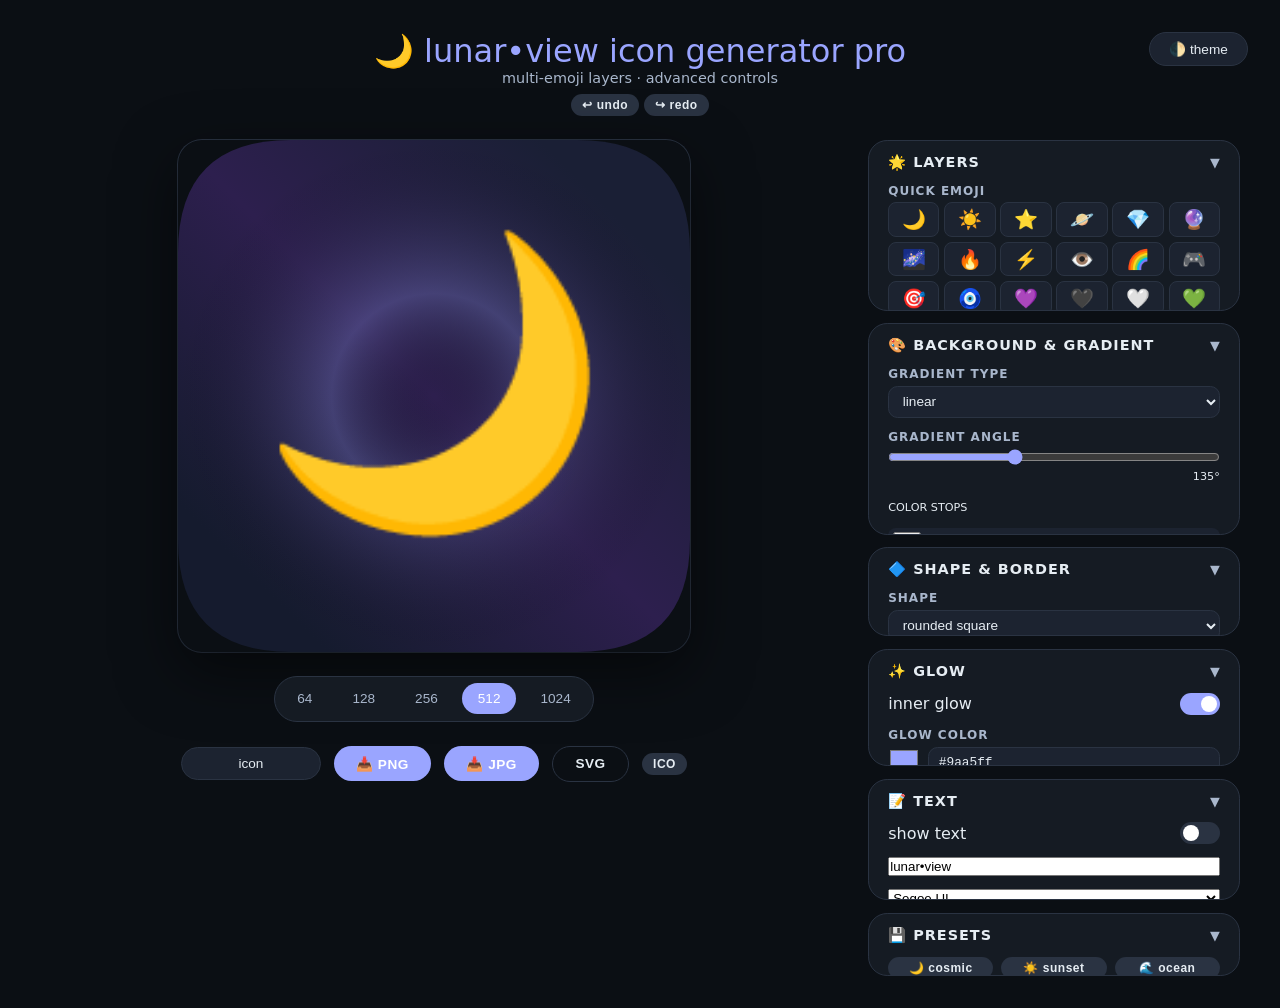
<file: simicongen.html>
<!DOCTYPE html>
<html lang="en">
<head>
  <meta charset="UTF-8">
  <meta name="viewport" content="width=device-width, initial-scale=1.0">
  <title>lunar•view icon generator pro</title>
  <style>
    :root {
      --bg: #0b0f14;
      --surface: #151b23;
      --card: #1c2330;
      --accent: #9aa5ff;
      --text: #e6edf3;
      --text-secondary: #a9b7cc;
      --border: #2a3342;
      --shadow: 0 20px 60px rgba(0,0,0,0.5);
    }

    body.light {
      --bg: #f5f5f7;
      --surface: #ffffff;
      --card: #f0f0f5;
      --accent: #6c5ce7;
      --text: #1a1a2e;
      --text-secondary: #555;
      --border: #ddd;
      --shadow: 0 8px 30px rgba(0,0,0,0.08);
    }

    * { margin:0; padding:0; box-sizing:border-box; }

    body {
      background: var(--bg);
      color: var(--text);
      font-family: 'Segoe UI', system-ui, sans-serif;
      min-height: 100vh;
      padding: 2rem;
      transition: background 0.3s, color 0.3s;
    }

    .app-header {
      text-align: center;
      margin-bottom: 1.5rem;
      position: relative;
    }
    .app-header h1 {
      font-weight: 500;
      font-size: 2rem;
      color: var(--accent);
    }
    .app-header p {
      color: var(--text-secondary);
      font-size: 0.9rem;
    }
    .theme-toggle-btn {
      position: absolute;
      right: 0;
      top: 0;
      background: var(--card);
      border: 1px solid var(--border);
      color: var(--text);
      border-radius: 2rem;
      padding: 0.5rem 1.2rem;
      cursor: pointer;
      font-size: 0.85rem;
      transition: 0.2s;
      display: flex;
      align-items: center;
      gap: 0.4rem;
    }
    .theme-toggle-btn:hover {
      background: var(--accent);
      color: white;
      border-color: var(--accent);
    }

    .main-layout {
      display: grid;
      grid-template-columns: 1fr 380px;
      gap: 2rem;
      max-width: 1400px;
      margin: 0 auto;
    }

    .preview-panel {
      display: flex;
      flex-direction: column;
      align-items: center;
      gap: 1.5rem;
      position: sticky;
      top: 2rem;
    }

    .canvas-wrapper {
      border-radius: 24px;
      overflow: hidden;
      box-shadow: var(--shadow), 0 0 0 1px var(--border);
      transition: transform 0.3s;
    }
    .canvas-wrapper:hover { transform: scale(1.02); }
    canvas { display: block; }

    .size-tabs {
      display: flex;
      gap: 0.5rem;
      background: var(--surface);
      padding: 0.4rem;
      border-radius: 2rem;
      border: 1px solid var(--border);
    }
    .size-tab {
      padding: 0.5rem 1rem;
      border-radius: 1.5rem;
      cursor: pointer;
      font-size: 0.85rem;
      border: none;
      background: transparent;
      color: var(--text-secondary);
      font-weight: 500;
      transition: 0.2s;
    }
    .size-tab.active {
      background: var(--accent);
      color: white;
    }

    .action-buttons {
      display: flex;
      gap: 0.8rem;
      flex-wrap: wrap;
      align-items: center;
      justify-content: center;
    }

    .btn {
      padding: 0.6rem 1.4rem;
      border-radius: 2rem;
      font-weight: 600;
      font-size: 0.85rem;
      cursor: pointer;
      border: none;
      transition: 0.2s;
      letter-spacing: 0.5px;
    }
    .btn-primary {
      background: var(--accent);
      color: white;
    }
    .btn-primary:hover {
      filter: brightness(1.1);
      box-shadow: 0 4px 20px rgba(154,165,255,0.4);
    }
    .btn-outline {
      background: transparent;
      border: 1px solid var(--border);
      color: var(--text);
    }
    .btn-outline:hover {
      background: var(--card);
      border-color: var(--accent);
    }
    .btn-sm {
      padding: 0.25rem 0.7rem;
      font-size: 0.75rem;
      border-radius: 1rem;
      background: var(--border);
      border: none;
      color: var(--text);
      cursor: pointer;
    }
    .btn-sm.danger { background: rgba(255,123,139,0.2); color: #ff7b8b; }

    .filename-input {
      background: var(--card);
      border: 1px solid var(--border);
      border-radius: 1.5rem;
      padding: 0.5rem 1rem;
      color: var(--text);
      font-size: 0.85rem;
      outline: none;
      width: 140px;
      text-align: center;
    }

    .controls-panel {
      display: flex;
      flex-direction: column;
      gap: 0.8rem;
      max-height: calc(100vh - 4rem);
      overflow-y: auto;
      padding-right: 0.5rem;
    }
    .controls-panel::-webkit-scrollbar { width: 4px; }
    .controls-panel::-webkit-scrollbar-thumb { background: var(--border); border-radius: 4px; }

    .section {
      background: var(--surface);
      border: 1px solid var(--border);
      border-radius: 1.2rem;
      overflow: hidden;
    }
    .section-header {
      display: flex;
      justify-content: space-between;
      align-items: center;
      padding: 0.8rem 1.2rem;
      cursor: pointer;
      user-select: none;
      transition: 0.2s;
    }
    .section-header:hover { background: var(--card); }
    .section-header h3 {
      font-size: 0.9rem;
      font-weight: 600;
      text-transform: uppercase;
      letter-spacing: 1px;
      display: flex;
      align-items: center;
      gap: 0.5rem;
    }
    .section-header .arrow {
      transition: 0.3s;
      font-size: 0.8rem;
      color: var(--text-secondary);
    }
    .section.collapsed .arrow { transform: rotate(-90deg); }
    .section.collapsed .section-body { display: none; }
    .section-body {
      padding: 0 1.2rem 1.2rem;
      display: flex;
      flex-direction: column;
      gap: 0.8rem;
    }

    .control-row { display: flex; flex-direction: column; gap: 0.3rem; }
    .control-row label {
      font-size: 0.75rem;
      text-transform: uppercase;
      letter-spacing: 1px;
      color: var(--text-secondary);
      font-weight: 600;
    }
    .control-row input[type="range"] { width: 100%; accent-color: var(--accent); }
    .control-row input[type="text"],
    .control-row input[type="number"],
    .control-row select {
      background: var(--card);
      border: 1px solid var(--border);
      border-radius: 0.6rem;
      padding: 0.4rem 0.6rem;
      color: var(--text);
      font-size: 0.85rem;
      outline: none;
      width: 100%;
    }
    .color-picker-row {
      display: flex;
      gap: 0.5rem;
      align-items: center;
    }
    .color-picker-row input[type="color"] {
      width: 32px; height: 32px;
      border: none; border-radius: 0.5rem;
      cursor: pointer; background: transparent; padding: 0;
    }
    .color-picker-row input[type="text"] {
      flex: 1; font-family: monospace; font-size: 0.8rem;
    }

    .toggle-row {
      display: flex;
      justify-content: space-between;
      align-items: center;
    }
    .toggle-switch {
      position: relative; width: 40px; height: 22px;
    }
    .toggle-switch input { opacity:0; width:0; height:0; }
    .toggle-slider {
      position: absolute; cursor: pointer;
      top:0; left:0; right:0; bottom:0;
      background: var(--border); border-radius: 22px;
      transition: 0.3s;
    }
    .toggle-slider:before {
      position: absolute; content: "";
      height: 16px; width: 16px;
      left: 3px; bottom: 3px;
      background: white; border-radius: 50%;
      transition: 0.3s;
    }
    input:checked + .toggle-slider { background: var(--accent); }
    input:checked + .toggle-slider:before { transform: translateX(18px); }

    .emoji-grid {
      display: grid;
      grid-template-columns: repeat(6, 1fr);
      gap: 0.3rem;
    }
    .emoji-btn {
      background: var(--card);
      border: 1px solid var(--border);
      border-radius: 0.5rem;
      padding: 0.3rem;
      cursor: pointer;
      font-size: 1.2rem;
      text-align: center;
      transition: 0.2s;
    }
    .emoji-btn:hover { background: var(--accent); border-color: var(--accent); transform: scale(1.1); }

    .layer-item {
      background: var(--card);
      border: 2px solid var(--border);
      border-radius: 0.8rem;
      padding: 0.7rem;
      display: flex;
      flex-direction: column;
      gap: 0.5rem;
      transition: border-color 0.2s;
      cursor: pointer;
    }
    .layer-item.active { border-color: var(--accent); box-shadow: 0 0 10px rgba(154,165,255,0.3); }
    .layer-header {
      display: flex;
      align-items: center;
      gap: 0.5rem;
      justify-content: space-between;
    }
    .layer-emoji-input {
      background: transparent;
      border: 1px solid var(--border);
      border-radius: 0.4rem;
      padding: 0.2rem;
      color: var(--text);
      font-size: 1.2rem;
      width: 50px;
      text-align: center;
    }
    .layer-controls {
      display: flex;
      flex-wrap: wrap;
      gap: 0.3rem;
      align-items: center;
    }
    .layer-controls label {
      font-size: 0.65rem;
      text-transform: uppercase;
      color: var(--text-secondary);
      margin-right: 0.2rem;
    }
    .layer-controls input[type="range"] {
      width: 50px;
      accent-color: var(--accent);
    }

    .reorder-btns {
      display: flex;
      gap: 0.3rem;
    }

    .stops-list {
      display: flex;
      flex-direction: column;
      gap: 0.4rem;
    }
    .stop-item {
      display: flex;
      align-items: center;
      gap: 0.4rem;
      background: var(--card);
      padding: 0.3rem;
      border-radius: 0.5rem;
    }
    .stop-item input[type="color"] { width: 28px; height: 28px; }
    .stop-item input[type="range"] { flex:1; }
    .stop-item button { background: transparent; border: none; color: var(--text-secondary); cursor: pointer; }

    .undo-redo-group {
      display: flex;
      gap: 0.3rem;
    }

    @media (max-width: 800px) {
      .main-layout { grid-template-columns: 1fr; }
    }
  </style>
</head>
<body>
  <div class="app-header">
    <h1>🌙 lunar•view icon generator pro</h1>
    <p>multi‑emoji layers · advanced controls</p>
    <button class="theme-toggle-btn" id="themeToggle">🌓 theme</button>
    <div style="margin-top:0.5rem; display:flex; justify-content:center; gap:0.5rem;">
      <div class="undo-redo-group">
        <button class="btn btn-outline btn-sm" id="undoBtn" title="Undo (Ctrl+Z)">↩ undo</button>
        <button class="btn btn-outline btn-sm" id="redoBtn" title="Redo (Ctrl+Y)">↪ redo</button>
      </div>
    </div>
  </div>

  <div class="main-layout">
    <!-- Preview -->
    <div class="preview-panel">
      <div class="canvas-wrapper">
        <canvas id="iconCanvas" width="512" height="512"></canvas>
      </div>
      <div class="size-tabs">
        <button class="size-tab" data-size="64">64</button>
        <button class="size-tab" data-size="128">128</button>
        <button class="size-tab" data-size="256">256</button>
        <button class="size-tab active" data-size="512">512</button>
        <button class="size-tab" data-size="1024">1024</button>
      </div>
      <div class="action-buttons">
        <input type="text" class="filename-input" id="exportFileName" value="icon" placeholder="filename">
        <button class="btn btn-primary" onclick="downloadPNG()">📥 PNG</button>
        <button class="btn btn-primary" onclick="downloadJPG()">📥 JPG</button>
        <button class="btn btn-outline" onclick="downloadSVG()">SVG</button>
        <button class="btn btn-outline btn-sm" onclick="downloadICO()">ICO</button>
      </div>
    </div>

    <!-- Controls -->
    <div class="controls-panel">
      <!-- Emoji Layers -->
      <div class="section">
        <div class="section-header" onclick="toggleSection(this)"><h3>🌟 layers</h3><span class="arrow">▼</span></div>
        <div class="section-body">
          <div class="control-row"><label>quick emoji</label><div class="emoji-grid" id="emojiGrid"></div></div>
          <div id="layerList" style="display:flex; flex-direction:column; gap:0.6rem;"></div>
          <button class="btn btn-outline" onclick="addLayer()">➕ add layer</button>
        </div>
      </div>

      <!-- Background & Gradient -->
      <div class="section">
        <div class="section-header" onclick="toggleSection(this)"><h3>🎨 background & gradient</h3><span class="arrow">▼</span></div>
        <div class="section-body">
          <div class="control-row"><label>gradient type</label><select id="gradientType"><option value="linear">linear</option><option value="radial">radial</option><option value="conic">conic</option><option value="solid">solid</option></select></div>
          <div class="control-row"><label>gradient angle</label><input type="range" id="gradientAngle" min="0" max="360" step="1" value="135"><span id="gradientAngleVal" style="font-size:0.7rem; text-align:right;">135°</span></div>
          <div><label style="font-size:0.7rem; text-transform:uppercase;">color stops</label></div>
          <div class="stops-list" id="stopsList"></div>
          <button class="btn btn-outline btn-sm" onclick="addStop()">+ add stop</button>
          <div class="control-row"><label>pattern</label><select id="patternType"><option value="none">none</option><option value="dots">dots</option><option value="grid">grid</option><option value="stripes">stripes</option><option value="noise">noise</option></select></div>
          <div class="control-row"><label>pattern opacity</label><input type="range" id="patternOpacity" min="0" max="1" step="0.01" value="0.1"><span id="patternOpacityVal" style="font-size:0.7rem;">10%</span></div>
        </div>
      </div>

      <!-- Shape & Border -->
      <div class="section">
        <div class="section-header" onclick="toggleSection(this)"><h3>🔷 shape & border</h3><span class="arrow">▼</span></div>
        <div class="section-body">
          <div class="control-row"><label>shape</label><select id="shapeSelect"><option value="rounded">rounded square</option><option value="circle">circle</option><option value="square">square</option><option value="hexagon">hexagon</option><option value="diamond">diamond</option></select></div>
          <div class="control-row" id="roundnessRow"><label>corner radius</label><input type="range" id="roundness" min="0" max="0.5" step="0.01" value="0.22"><span id="roundnessVal" style="font-size:0.7rem;">22%</span></div>
          <div class="toggle-row"><label>border</label><label class="toggle-switch"><input type="checkbox" id="borderEnabled"><span class="toggle-slider"></span></label></div>
          <div id="borderColorRow" style="display:none;"><label>border color</label><div class="color-picker-row"><input type="color" id="borderColor" value="#9aa5ff"><input type="text" id="borderColorHex" value="#9aa5ff"></div></div>
          <div id="borderWidthRow" style="display:none;"><label>border width</label><input type="range" id="borderWidth" min="1" max="20" step="0.5" value="4"><span id="borderWidthVal" style="font-size:0.7rem;">4px</span></div>
        </div>
      </div>

      <!-- Glow -->
      <div class="section">
        <div class="section-header" onclick="toggleSection(this)"><h3>✨ glow</h3><span class="arrow">▼</span></div>
        <div class="section-body">
          <div class="toggle-row"><label>inner glow</label><label class="toggle-switch"><input type="checkbox" id="innerGlowEnabled" checked><span class="toggle-slider"></span></label></div>
          <div class="control-row"><label>glow color</label><div class="color-picker-row"><input type="color" id="glowColor" value="#9aa5ff"><input type="text" id="glowColorHex" value="#9aa5ff"></div></div>
          <div><label>intensity</label><input type="range" id="glowIntensity" min="0" max="1" step="0.01" value="0.25"><span id="glowIntensityVal">25%</span></div>
          <div><label>spread</label><input type="range" id="glowSpread" min="0.2" max="0.9" step="0.01" value="0.5"><span id="glowSpreadVal">50%</span></div>
          <div class="toggle-row"><label>outer glow</label><label class="toggle-switch"><input type="checkbox" id="outerGlowEnabled"><span class="toggle-slider"></span></label></div>
          <div><label>outer size</label><input type="range" id="outerGlowSize" min="0" max="30" step="0.5" value="8"><span id="outerGlowSizeVal">8px</span></div>
        </div>
      </div>

      <!-- Text -->
      <div class="section">
        <div class="section-header" onclick="toggleSection(this)"><h3>📝 text</h3><span class="arrow">▼</span></div>
        <div class="section-body">
          <div class="toggle-row"><label>show text</label><label class="toggle-switch"><input type="checkbox" id="textEnabled"><span class="toggle-slider"></span></label></div>
          <input type="text" id="overlayText" value="lunar•view" maxlength="30">
          <select id="fontFamily"><option value="'Segoe UI', sans-serif">Segoe UI</option><option value="'Arial Black', sans-serif">Arial Black</option><option value="'Courier New', monospace">Courier New</option><option value="'Georgia', serif">Georgia</option></select>
          <div><label>size</label><input type="range" id="fontSize" min="5" max="200" step="1" value="40"><span id="fontSizeVal">40px</span></div>
          <div><label>Y pos</label><input type="range" id="textPosY" min="0" max="100" step="1" value="75"><span id="textPosYVal">75%</span></div>
          <div class="color-picker-row"><input type="color" id="textColor" value="#ffffff"><input type="text" id="textColorHex" value="#ffffff"></div>
          <div class="toggle-row"><label>text shadow</label><label class="toggle-switch"><input type="checkbox" id="textShadowEnabled" checked><span class="toggle-slider"></span></label></div>
        </div>
      </div>

      <!-- Presets -->
      <div class="section">
        <div class="section-header" onclick="toggleSection(this)"><h3>💾 presets</h3><span class="arrow">▼</span></div>
        <div class="section-body">
          <div style="display:grid; grid-template-columns: repeat(3,1fr); gap:0.5rem;">
            <button class="btn btn-outline btn-sm" onclick="loadPreset('cosmic')">🌙 cosmic</button>
            <button class="btn btn-outline btn-sm" onclick="loadPreset('sunset')">☀️ sunset</button>
            <button class="btn btn-outline btn-sm" onclick="loadPreset('ocean')">🌊 ocean</button>
            <button class="btn btn-outline btn-sm" onclick="loadPreset('forest')">🌲 forest</button>
            <button class="btn btn-outline btn-sm" onclick="loadPreset('neon')">⚡ neon</button>
            <button class="btn btn-outline btn-sm" onclick="loadPreset('minimal')">💎 minimal</button>
          </div>
          <button class="btn btn-outline btn-sm" onclick="resetAll()">🔄 reset</button>
        </div>
      </div>
    </div>
  </div>

  <script>
    (function() {
      const canvas = document.getElementById('iconCanvas');
      const ctx = canvas.getContext('2d');
      let currentSize = 512;

      // State
      let layers = [
        { emoji: '🌙', size: 0.55, x: 0, y: 0, rotation: 0, opacity: 1, shadow: true }
      ];
      let selectedLayerIndex = 0;
      let stops = [
        { color: '#1a1f35', pos: 0 },
        { color: '#2d1f4e', pos: 50 },
        { color: '#151b2e', pos: 100 }
      ];

      // Undo/redo
      const MAX_HISTORY = 50;
      let undoStack = [];
      let redoStack = [];
      let ignoreStateChange = false;

      function captureState() {
        if (ignoreStateChange) return;
        const state = {
          layers: JSON.parse(JSON.stringify(layers)),
          selectedLayerIndex,
          stops: JSON.parse(JSON.stringify(stops)),
          gradientType: getVal('gradientType'),
          gradientAngle: getNum('gradientAngle'),
          patternType: getVal('patternType'),
          patternOpacity: getNum('patternOpacity'),
          shape: getVal('shapeSelect'),
          roundness: getNum('roundness'),
          borderEnabled: getChecked('borderEnabled'),
          borderColor: getVal('borderColor'),
          borderWidth: getNum('borderWidth'),
          innerGlowEnabled: getChecked('innerGlowEnabled'),
          glowColor: getVal('glowColor'),
          glowIntensity: getNum('glowIntensity'),
          glowSpread: getNum('glowSpread'),
          outerGlowEnabled: getChecked('outerGlowEnabled'),
          outerGlowSize: getNum('outerGlowSize'),
          textEnabled: getChecked('textEnabled'),
          overlayText: getVal('overlayText'),
          fontFamily: getVal('fontFamily'),
          fontSize: getNum('fontSize'),
          textPosY: getNum('textPosY'),
          textColor: getVal('textColor'),
          textShadowEnabled: getChecked('textShadowEnabled')
        };
        undoStack.push(state);
        if (undoStack.length > MAX_HISTORY) undoStack.shift();
        redoStack = [];
      }

      function undo() {
        if (undoStack.length === 0) return;
        const currentState = undoStack.pop();
        redoStack.push(currentState);
        if (undoStack.length > 0) {
          const prev = undoStack[undoStack.length-1];
          applyState(prev);
        } else if (undoStack.length === 0) {
          // apply defaults? we'll keep a snapshot of the very first state? better pop and not push.
          // we'll re-push the current on redo, so we need to apply the last state we just popped.
          // Actually we popped the current state; we need to apply the previous one which is now at top.
          // Let's redo: we pop current, push to redo, then apply previous (now at length-1).
          // If stack empty, there's no previous state, so we should not have popped? We'll correct:
          // Better: treat undo as moving back. We'll pop current state and apply the one before it.
          // Implementation: keep a pointer? simpler: store history array and index. Let's switch to pointer approach for simplicity.
        }
        // We'll implement with a history array and a pointer for reliability.
      }

      // Better undo/redo with pointer
      let history = [];
      let historyIndex = -1;

      function pushHistory() {
        if (ignoreStateChange) return;
        const state = getCurrentState();
        // remove future states if we are not at end
        history = history.slice(0, historyIndex + 1);
        history.push(state);
        if (history.length > MAX_HISTORY) {
          history.shift();
        } else {
          historyIndex++;
        }
      }

      function getCurrentState() {
        return {
          layers: JSON.parse(JSON.stringify(layers)),
          selectedLayerIndex,
          stops: JSON.parse(JSON.stringify(stops)),
          gradientType: getVal('gradientType'),
          gradientAngle: getNum('gradientAngle'),
          patternType: getVal('patternType'),
          patternOpacity: getNum('patternOpacity'),
          shape: getVal('shapeSelect'),
          roundness: getNum('roundness'),
          borderEnabled: getChecked('borderEnabled'),
          borderColor: getVal('borderColor'),
          borderWidth: getNum('borderWidth'),
          innerGlowEnabled: getChecked('innerGlowEnabled'),
          glowColor: getVal('glowColor'),
          glowIntensity: getNum('glowIntensity'),
          glowSpread: getNum('glowSpread'),
          outerGlowEnabled: getChecked('outerGlowEnabled'),
          outerGlowSize: getNum('outerGlowSize'),
          textEnabled: getChecked('textEnabled'),
          overlayText: getVal('overlayText'),
          fontFamily: getVal('fontFamily'),
          fontSize: getNum('fontSize'),
          textPosY: getNum('textPosY'),
          textColor: getVal('textColor'),
          textShadowEnabled: getChecked('textShadowEnabled')
        };
      }

      function applyState(state) {
        ignoreStateChange = true;
        layers = JSON.parse(JSON.stringify(state.layers));
        selectedLayerIndex = state.selectedLayerIndex;
        stops = JSON.parse(JSON.stringify(state.stops));
        document.getElementById('gradientType').value = state.gradientType;
        document.getElementById('gradientAngle').value = state.gradientAngle;
        document.getElementById('gradientAngleVal').textContent = state.gradientAngle + '°';
        document.getElementById('patternType').value = state.patternType;
        document.getElementById('patternOpacity').value = state.patternOpacity;
        document.getElementById('patternOpacityVal').textContent = Math.round(state.patternOpacity*100)+'%';
        document.getElementById('shapeSelect').value = state.shape;
        document.getElementById('roundness').value = state.roundness;
        document.getElementById('roundnessVal').textContent = Math.round(state.roundness*100)+'%';
        document.getElementById('borderEnabled').checked = state.borderEnabled;
        document.getElementById('borderColor').value = state.borderColor;
        document.getElementById('borderColorHex').value = state.borderColor;
        document.getElementById('borderWidth').value = state.borderWidth;
        document.getElementById('borderWidthVal').textContent = state.borderWidth+'px';
        document.getElementById('innerGlowEnabled').checked = state.innerGlowEnabled;
        document.getElementById('glowColor').value = state.glowColor;
        document.getElementById('glowColorHex').value = state.glowColor;
        document.getElementById('glowIntensity').value = state.glowIntensity;
        document.getElementById('glowIntensityVal').textContent = Math.round(state.glowIntensity*100)+'%';
        document.getElementById('glowSpread').value = state.glowSpread;
        document.getElementById('glowSpreadVal').textContent = Math.round(state.glowSpread*100)+'%';
        document.getElementById('outerGlowEnabled').checked = state.outerGlowEnabled;
        document.getElementById('outerGlowSize').value = state.outerGlowSize;
        document.getElementById('outerGlowSizeVal').textContent = state.outerGlowSize+'px';
        document.getElementById('textEnabled').checked = state.textEnabled;
        document.getElementById('overlayText').value = state.overlayText;
        document.getElementById('fontFamily').value = state.fontFamily;
        document.getElementById('fontSize').value = state.fontSize;
        document.getElementById('fontSizeVal').textContent = state.fontSize+'px';
        document.getElementById('textPosY').value = state.textPosY;
        document.getElementById('textPosYVal').textContent = state.textPosY+'%';
        document.getElementById('textColor').value = state.textColor;
        document.getElementById('textColorHex').value = state.textColor;
        document.getElementById('textShadowEnabled').checked = state.textShadowEnabled;

        // Show/hide border controls
        const borderRow = document.getElementById('borderColorRow').parentElement;
        borderRow.style.display = state.borderEnabled ? 'flex' : 'none';
        document.getElementById('borderWidthRow').style.display = state.borderEnabled ? 'flex' : 'none';

        renderLayers();
        renderStops();
        drawIcon();
        ignoreStateChange = false;
      }

      function undoAction() {
        if (historyIndex > 0) {
          historyIndex--;
          applyState(history[historyIndex]);
        }
      }

      function redoAction() {
        if (historyIndex < history.length - 1) {
          historyIndex++;
          applyState(history[historyIndex]);
        }
      }

      // Keyboard shortcuts
      document.addEventListener('keydown', (e) => {
        if ((e.ctrlKey || e.metaKey) && e.key === 'z') {
          e.preventDefault();
          undoAction();
        } else if ((e.ctrlKey || e.metaKey) && e.key === 'y') {
          e.preventDefault();
          redoAction();
        }
      });

      // Theme toggle
      const themeToggleBtn = document.getElementById('themeToggle');
      themeToggleBtn.addEventListener('click', () => {
        document.body.classList.toggle('light');
      });

      // Helper functions
      function getVal(id) { return document.getElementById(id).value; }
      function getChecked(id) { return document.getElementById(id).checked; }
      function getNum(id) { return parseFloat(document.getElementById(id).value); }

      function hexToRgb(hex) {
        const result = /^#?([a-f\d]{2})([a-f\d]{2})([a-f\d]{2})$/i.exec(hex);
        return result ? { r: parseInt(result[1],16), g: parseInt(result[2],16), b: parseInt(result[3],16) } : { r:255,g:255,b:255 };
      }

      // Layer management
      function addLayer() {
        layers.push({ emoji: '⭐', size: 0.3, x: 0, y: 0, rotation: 0, opacity: 1, shadow: true });
        selectedLayerIndex = layers.length - 1;
        renderLayers();
        drawIcon();
        pushHistory();
      }

      function duplicateLayer() {
        if (layers.length === 0) return;
        const copy = JSON.parse(JSON.stringify(layers[selectedLayerIndex]));
        layers.splice(selectedLayerIndex + 1, 0, copy);
        selectedLayerIndex = selectedLayerIndex + 1;
        renderLayers();
        drawIcon();
        pushHistory();
      }

      function removeLayer(index) {
        if (layers.length <= 1) return;
        layers.splice(index, 1);
        if (selectedLayerIndex >= layers.length) selectedLayerIndex = layers.length - 1;
        renderLayers();
        drawIcon();
        pushHistory();
      }

      function moveLayerUp(index) {
        if (index <= 0) return;
        [layers[index-1], layers[index]] = [layers[index], layers[index-1]];
        if (selectedLayerIndex === index) selectedLayerIndex = index - 1;
        else if (selectedLayerIndex === index - 1) selectedLayerIndex = index;
        renderLayers();
        drawIcon();
        pushHistory();
      }

      function moveLayerDown(index) {
        if (index >= layers.length - 1) return;
        [layers[index], layers[index+1]] = [layers[index+1], layers[index]];
        if (selectedLayerIndex === index) selectedLayerIndex = index + 1;
        else if (selectedLayerIndex === index + 1) selectedLayerIndex = index;
        renderLayers();
        drawIcon();
        pushHistory();
      }

      function renderLayers() {
        const container = document.getElementById('layerList');
        container.innerHTML = '';
        layers.forEach((layer, idx) => {
          const div = document.createElement('div');
          div.className = 'layer-item' + (idx === selectedLayerIndex ? ' active' : '');
          div.onclick = (e) => {
            if (e.target.tagName === 'INPUT' || e.target.tagName === 'BUTTON' || e.target.type === 'range') return;
            selectedLayerIndex = idx;
            renderLayers();
          };
          div.innerHTML = `
            <div class="layer-header">
              <span>layer ${idx+1}</span>
              <div style="display:flex; gap:0.2rem;">
                <button class="btn-sm" onclick="event.stopPropagation(); moveLayerUp(${idx})" ${idx===0?'disabled':''}>▲</button>
                <button class="btn-sm" onclick="event.stopPropagation(); moveLayerDown(${idx})" ${idx===layers.length-1?'disabled':''}>▼</button>
                <button class="btn-sm" onclick="event.stopPropagation(); duplicateLayer()">⧉</button>
                <button class="btn-sm danger" onclick="event.stopPropagation(); removeLayer(${idx})" ${layers.length===1?'disabled':''}>🗑</button>
              </div>
            </div>
            <input class="layer-emoji-input" type="text" value="${escapeHtml(layer.emoji)}" onchange="updateLayer(${idx},'emoji',this.value)" onclick="event.stopPropagation();">
            <div class="layer-controls">
              <label>size</label><input type="range" min="0.1" max="0.9" step="0.01" value="${layer.size}" oninput="updateLayer(${idx},'size',parseFloat(this.value)); document.getElementById('lsize${idx}').textContent=Math.round(this.value*100)+'%'"><span id="lsize${idx}">${Math.round(layer.size*100)}%</span>
              <label>X</label><input type="range" min="-100" max="100" step="1" value="${layer.x}" oninput="updateLayer(${idx},'x',parseInt(this.value)); document.getElementById('lx${idx}').textContent=this.value"><span id="lx${idx}">${layer.x}</span>
              <label>Y</label><input type="range" min="-100" max="100" step="1" value="${layer.y}" oninput="updateLayer(${idx},'y',parseInt(this.value)); document.getElementById('ly${idx}').textContent=this.value"><span id="ly${idx}">${layer.y}</span>
              <label>rot</label><input type="range" min="0" max="360" step="1" value="${layer.rotation}" oninput="updateLayer(${idx},'rotation',parseInt(this.value)); document.getElementById('lrot${idx}').textContent=this.value+'°'"><span id="lrot${idx}">${layer.rotation}°</span>
              <label>opac</label><input type="range" min="0" max="1" step="0.05" value="${layer.opacity}" oninput="updateLayer(${idx},'opacity',parseFloat(this.value)); document.getElementById('lopac${idx}').textContent=Math.round(this.value*100)+'%'"><span id="lopac${idx}">${Math.round(layer.opacity*100)}%</span>
              <label>shadow</label><input type="checkbox" ${layer.shadow?'checked':''} onchange="updateLayer(${idx},'shadow',this.checked)">
            </div>
          `;
          container.appendChild(div);
        });
      }

      function updateLayer(index, prop, value) {
        layers[index][prop] = value;
        drawIcon();
        pushHistory();
      }

      function escapeHtml(text) {
        return String(text).replace(/&/g,'&amp;').replace(/</g,'&lt;').replace(/>/g,'&gt;').replace(/"/g,'&quot;');
      }

      // Stops management
      function addStop() {
        if (stops.length >= 8) return;
        const newPos = 50;
        stops.push({ color: '#ffffff', pos: newPos });
        stops.sort((a,b) => a.pos - b.pos);
        renderStops();
        drawIcon();
        pushHistory();
      }

      function removeStop(index) {
        if (stops.length <= 2) return;
        stops.splice(index, 1);
        renderStops();
        drawIcon();
        pushHistory();
      }

      function updateStop(index, prop, value) {
        stops[index][prop] = value;
        if (prop === 'pos') stops.sort((a,b) => a.pos - b.pos);
        renderStops();
        drawIcon();
        pushHistory();
      }

      function renderStops() {
        const container = document.getElementById('stopsList');
        container.innerHTML = '';
        stops.forEach((stop, idx) => {
          const div = document.createElement('div');
          div.className = 'stop-item';
          div.innerHTML = `
            <input type="color" value="${stop.color}" onchange="updateStop(${idx},'color',this.value)">
            <input type="range" min="0" max="100" value="${stop.pos}" oninput="updateStop(${idx},'pos',parseInt(this.value)); document.getElementById('stopPos${idx}').textContent=this.value+'%'">
            <span id="stopPos${idx}" style="font-size:0.7rem;">${stop.pos}%</span>
            <button onclick="removeStop(${idx})" ${stops.length<=2?'disabled':''}>✕</button>
          `;
          container.appendChild(div);
        });
      }

      // Drawing
      function drawPattern(size, type, opacity) {
        if (type === 'none' || opacity <= 0) return;
        const patternCanvas = document.createElement('canvas');
        patternCanvas.width = size; patternCanvas.height = size;
        const pctx = patternCanvas.getContext('2d');
        pctx.globalAlpha = opacity;
        pctx.fillStyle = '#ffffff';
        const step = size / 20;
        if (type === 'dots') {
          for (let x = step; x < size; x += step * 2)
            for (let y = step; y < size; y += step * 2) {
              pctx.beginPath(); pctx.arc(x, y, step*0.15, 0, Math.PI*2); pctx.fill();
            }
        } else if (type === 'grid') {
          pctx.strokeStyle = '#ffffff'; pctx.lineWidth = 1;
          for (let i = step; i < size; i += step) {
            pctx.beginPath(); pctx.moveTo(i,0); pctx.lineTo(i,size); pctx.stroke();
            pctx.beginPath(); pctx.moveTo(0,i); pctx.lineTo(size,i); pctx.stroke();
          }
        } else if (type === 'stripes') {
          pctx.strokeStyle = '#ffffff'; pctx.lineWidth = size/40;
          for (let i = -size; i < size*2; i += step) {
            pctx.beginPath(); pctx.moveTo(i,0); pctx.lineTo(i+size,size); pctx.stroke();
          }
        } else if (type === 'noise') {
          const imageData = pctx.createImageData(size, size);
          for (let i=0; i<imageData.data.length; i+=4) {
            const val = Math.random()*255;
            imageData.data[i]=val; imageData.data[i+1]=val; imageData.data[i+2]=val; imageData.data[i+3]=255;
          }
          pctx.putImageData(imageData,0,0);
        }
        ctx.drawImage(patternCanvas,0,0);
      }

      function drawShape(size, shape, roundness) {
        ctx.beginPath();
        const r = size * roundness, cx = size/2, cy = size/2;
        switch (shape) {
          case 'circle': ctx.arc(cx, cy, size/2, 0, Math.PI*2); break;
          case 'square': ctx.rect(0,0,size,size); break;
          case 'hexagon':
            for (let i=0;i<6;i++) {
              const angle = (Math.PI/3)*i - Math.PI/6;
              const x = cx + (size/2)*Math.cos(angle), y = cy + (size/2)*Math.sin(angle);
              i===0 ? ctx.moveTo(x,y) : ctx.lineTo(x,y);
            } break;
          case 'diamond': ctx.moveTo(cx,0); ctx.lineTo(size,cy); ctx.lineTo(cx,size); ctx.lineTo(0,cy); break;
          default: ctx.moveTo(r,0); ctx.lineTo(size-r,0); ctx.quadraticCurveTo(size,0,size,r); ctx.lineTo(size,size-r); ctx.quadraticCurveTo(size,size,size-r,size); ctx.lineTo(r,size); ctx.quadraticCurveTo(0,size,0,size-r); ctx.lineTo(0,r); ctx.quadraticCurveTo(0,0,r,0);
        }
        ctx.closePath();
      }

      function drawIcon() {
        const size = currentSize;
        canvas.width = size; canvas.height = size;
        const gradientType = getVal('gradientType');
        const gradientAngle = getNum('gradientAngle') * Math.PI/180;
        const shape = getVal('shapeSelect');
        const roundness = getNum('roundness');
        const innerGlow = getChecked('innerGlowEnabled');
        const glowRgb = hexToRgb(getVal('glowColor'));
        const glowIntensity = getNum('glowIntensity');
        const glowSpread = getNum('glowSpread');
        const outerGlow = getChecked('outerGlowEnabled');
        const outerGlowSize = getNum('outerGlowSize');
        const borderEnabled = getChecked('borderEnabled');
        const patternType = getVal('patternType');
        const patternOpacity = getNum('patternOpacity');
        const textEnabled = getChecked('textEnabled');

        ctx.clearRect(0,0,size,size);
        ctx.save();
        drawShape(size, shape, roundness);
        ctx.clip();

        // Gradient from stops
        if (gradientType === 'solid') {
          ctx.fillStyle = stops[0]?.color || '#000';
          ctx.fillRect(0,0,size,size);
        } else {
          let grad;
          if (gradientType === 'linear') {
            const x1 = size/2 - Math.cos(gradientAngle)*size/2;
            const y1 = size/2 - Math.sin(gradientAngle)*size/2;
            const x2 = size/2 + Math.cos(gradientAngle)*size/2;
            const y2 = size/2 + Math.sin(gradientAngle)*size/2;
            grad = ctx.createLinearGradient(x1, y1, x2, y2);
          } else if (gradientType === 'radial') {
            grad = ctx.createRadialGradient(size/2, size/2, 0, size/2, size/2, size/2);
          } else if (gradientType === 'conic') {
            grad = ctx.createConicGradient(gradientAngle, size/2, size/2);
          }
          stops.forEach(stop => {
            grad.addColorStop(stop.pos/100, stop.color);
          });
          ctx.fillStyle = grad;
          ctx.fillRect(0,0,size,size);
        }

        drawPattern(size, patternType, patternOpacity);

        if (innerGlow && glowIntensity > 0) {
          const haloRadius = size * glowSpread;
          const glowGrad = ctx.createRadialGradient(size/2, size/2, 0, size/2, size/2, haloRadius);
          glowGrad.addColorStop(0, 'rgba(0,0,0,0)');
          glowGrad.addColorStop(0.4, `rgba(${glowRgb.r},${glowRgb.g},${glowRgb.b},${glowIntensity})`);
          glowGrad.addColorStop(1, 'rgba(0,0,0,0)');
          ctx.fillStyle = glowGrad;
          ctx.fillRect(0,0,size,size);
        }

        // Draw layers
        layers.forEach(layer => {
          ctx.save();
          const offX = (layer.x/100)*(size/2);
          const offY = (layer.y/100)*(size/2);
          ctx.translate(size/2 + offX, size/2 + offY);
          if (layer.rotation) ctx.rotate(layer.rotation * Math.PI/180);
          ctx.globalAlpha = layer.opacity;
          const fontSize = size * layer.size;
          ctx.font = `${fontSize}px 'Segoe UI Emoji', 'Apple Color Emoji', 'Noto Color Emoji', sans-serif`;
          ctx.textAlign = 'center';
          ctx.textBaseline = 'middle';
          if (layer.shadow) {
            ctx.shadowColor = 'rgba(0,0,0,0.5)';
            ctx.shadowBlur = fontSize * 0.1;
            ctx.shadowOffsetX = fontSize * 0.03;
            ctx.shadowOffsetY = fontSize * 0.03;
          }
          ctx.fillText(layer.emoji, 0, 0);
          ctx.restore();
        });

        if (textEnabled) {
          const text = getVal('overlayText');
          const textSize = getNum('fontSize');
          const textPosY = getNum('textPosY')/100 * size;
          ctx.save();
          ctx.font = `bold ${textSize}px ${getVal('fontFamily')}`;
          ctx.textAlign = 'center';
          ctx.textBaseline = 'middle';
          if (getChecked('textShadowEnabled')) {
            ctx.shadowColor = 'rgba(0,0,0,0.7)';
            ctx.shadowBlur = textSize*0.3;
            ctx.shadowOffsetX = 2; ctx.shadowOffsetY = 2;
          }
          ctx.fillStyle = getVal('textColor');
          ctx.fillText(text, size/2, textPosY);
          ctx.restore();
        }

        ctx.restore();

        if (borderEnabled) {
          ctx.save();
          drawShape(size, shape, roundness);
          ctx.strokeStyle = getVal('borderColor');
          ctx.lineWidth = getNum('borderWidth');
          ctx.stroke();
          ctx.restore();
        }

        if (outerGlow && outerGlowSize > 0) {
          ctx.save();
          ctx.filter = `blur(${outerGlowSize}px)`;
          ctx.globalAlpha = glowIntensity;
          drawShape(size, shape, roundness);
          ctx.fillStyle = getVal('glowColor');
          ctx.fill();
          ctx.restore();
        }
      }

      // Event bindings
      function bindControls() {
        const sliders = [
          {id:'gradientAngle', valId:'gradientAngleVal', suffix:'°'},
          {id:'roundness', valId:'roundnessVal', suffix:'%', scale:100},
          {id:'glowIntensity', valId:'glowIntensityVal', suffix:'%', scale:100},
          {id:'glowSpread', valId:'glowSpreadVal', suffix:'%', scale:100},
          {id:'outerGlowSize', valId:'outerGlowSizeVal', suffix:'px'},
          {id:'borderWidth', valId:'borderWidthVal', suffix:'px'},
          {id:'fontSize', valId:'fontSizeVal', suffix:'px'},
          {id:'textPosY', valId:'textPosYVal', suffix:'%'},
          {id:'patternOpacity', valId:'patternOpacityVal', suffix:'%', scale:100}
        ];
        sliders.forEach(s => {
          const el = document.getElementById(s.id);
          if (!el) return;
          el.addEventListener('input', () => {
            const val = parseFloat(el.value);
            document.getElementById(s.valId).textContent = Math.round(val * (s.scale||1)) + s.suffix;
            drawIcon();
            pushHistory();
          });
        });

        ['bgColor1','bgColor2','bgColor3','glowColor','borderColor','textColor'].forEach(id => {
          const colorEl = document.getElementById(id), hexEl = document.getElementById(id+'Hex');
          if (!colorEl || !hexEl) return;
          colorEl.addEventListener('input', () => { hexEl.value = colorEl.value; drawIcon(); pushHistory(); });
          hexEl.addEventListener('change', () => {
            if (/^#[0-9A-Fa-f]{6}$/.test(hexEl.value)) { colorEl.value = hexEl.value; drawIcon(); pushHistory(); }
          });
        });

        document.getElementById('shapeSelect').addEventListener('change', () => {
          document.getElementById('roundnessRow').style.display = getVal('shapeSelect')==='rounded' ? 'flex' : 'none';
          drawIcon(); pushHistory();
        });

        document.getElementById('borderEnabled').addEventListener('change', () => {
          const en = getChecked('borderEnabled');
          document.getElementById('borderColorRow').style.display = en?'flex':'none';
          document.getElementById('borderWidthRow').style.display = en?'flex':'none';
          drawIcon(); pushHistory();
        });

        document.getElementById('textEnabled').addEventListener('change', () => { drawIcon(); pushHistory(); });
        ['innerGlowEnabled','outerGlowEnabled','textShadowEnabled'].forEach(id => document.getElementById(id).addEventListener('change', () => { drawIcon(); pushHistory(); }));
        ['gradientType','patternType','fontFamily'].forEach(id => document.getElementById(id).addEventListener('change', () => { drawIcon(); pushHistory(); }));
        document.getElementById('overlayText').addEventListener('input', () => { drawIcon(); pushHistory(); });
      }

      // Presets
      function loadPreset(name) {
        const presets = {
          cosmic: { layers:[{emoji:'🌙',size:0.55,x:0,y:0,rotation:0,opacity:1,shadow:true}], stops:[{color:'#1a1f35',pos:0},{color:'#2d1f4e',pos:50},{color:'#151b2e',pos:100}] },
          sunset: { layers:[{emoji:'☀️',size:0.6,x:0,y:0,rotation:0,opacity:1,shadow:true}], stops:[{color:'#ff6b35',pos:0},{color:'#f7c948',pos:50},{color:'#1a0a2e',pos:100}] },
          ocean: { layers:[{emoji:'🌊',size:0.55,x:0,y:0,rotation:0,opacity:1,shadow:true}], stops:[{color:'#0077b6',pos:0},{color:'#00b4d8',pos:50},{color:'#03045e',pos:100}] },
          forest: { layers:[{emoji:'🌲',size:0.55,x:0,y:0,rotation:0,opacity:1,shadow:true}], stops:[{color:'#2d6a4f',pos:0},{color:'#40916c',pos:50},{color:'#081c15',pos:100}] },
          neon: { layers:[{emoji:'⚡',size:0.6,x:0,y:0,rotation:0,opacity:1,shadow:true}], stops:[{color:'#0d0d0d',pos:0},{color:'#1a1a2e',pos:50},{color:'#0d0d0d',pos:100}] },
          minimal: { layers:[{emoji:'💎',size:0.55,x:0,y:0,rotation:0,opacity:1,shadow:true}], stops:[{color:'#ffffff',pos:0},{color:'#f0f0f0',pos:50},{color:'#e0e0e0',pos:100}] }
        };
        const p = presets[name];
        if (!p) return;
        layers = JSON.parse(JSON.stringify(p.layers));
        stops = JSON.parse(JSON.stringify(p.stops));
        selectedLayerIndex = 0;
        document.getElementById('gradientType').value = 'linear';
        document.getElementById('shapeSelect').value = 'rounded';
        document.getElementById('roundness').value = 0.22;
        document.getElementById('roundnessVal').textContent = '22%';
        document.getElementById('innerGlowEnabled').checked = true;
        document.getElementById('glowIntensity').value = 0.25; document.getElementById('glowIntensityVal').textContent = '25%';
        document.getElementById('glowSpread').value = 0.5; document.getElementById('glowSpreadVal').textContent = '50%';
        renderLayers();
        renderStops();
        drawIcon();
        pushHistory();
      }

      function resetAll() {
        loadPreset('cosmic');
        document.getElementById('borderEnabled').checked = false;
        document.getElementById('textEnabled').checked = false;
        document.getElementById('patternType').value = 'none';
        document.getElementById('patternOpacity').value = 0.1; document.getElementById('patternOpacityVal').textContent = '10%';
        document.getElementById('borderColorRow').style.display = 'none';
        document.getElementById('borderWidthRow').style.display = 'none';
        pushHistory();
      }

      // Size tabs
      document.querySelectorAll('.size-tab').forEach(tab => {
        tab.addEventListener('click', () => {
          document.querySelectorAll('.size-tab').forEach(t => t.classList.remove('active'));
          tab.classList.add('active');
          currentSize = parseInt(tab.dataset.size);
          drawIcon();
        });
      });

      // Export
      function getFileName() {
        return document.getElementById('exportFileName').value || 'icon';
      }

      function downloadPNG() {
        drawIcon();
        const a = document.createElement('a');
        a.download = `${getFileName()}_${currentSize}px.png`;
        a.href = canvas.toDataURL('image/png');
        a.click();
      }
      function downloadJPG() {
        drawIcon();
        const tmp = document.createElement('canvas');
        tmp.width = currentSize; tmp.height = currentSize;
        const tctx = tmp.getContext('2d');
        tctx.fillStyle = stops[0]?.color || '#fff';
        tctx.fillRect(0,0,currentSize,currentSize);
        tctx.drawImage(canvas,0,0);
        const a = document.createElement('a');
        a.download = `${getFileName()}_${currentSize}px.jpg`;
        a.href = tmp.toDataURL('image/jpeg',0.95);
        a.click();
      }
      function downloadSVG() {
        const svg = generateSVG();
        const blob = new Blob([svg],{type:'image/svg+xml'});
        const url = URL.createObjectURL(blob);
        const a = document.createElement('a');
        a.download = `${getFileName()}_${currentSize}px.svg`;
        a.href = url; a.click();
        URL.revokeObjectURL(url);
      }
      function downloadICO() {
        drawIcon();
        const a = document.createElement('a');
        a.download = `${getFileName()}_${currentSize}px.ico`;
        a.href = canvas.toDataURL('image/png');
        a.click();
      }

      function generateSVG() {
        const size = currentSize;
        const shape = getVal('shapeSelect');
        const roundness = getNum('roundness');
        let shapeSvg = '';
        if (shape==='circle') shapeSvg = `<circle cx="${size/2}" cy="${size/2}" r="${size/2}" fill="url(#grad)"/>`;
        else if (shape==='square') shapeSvg = `<rect width="${size}" height="${size}" fill="url(#grad)"/>`;
        else shapeSvg = `<rect width="${size}" height="${size}" rx="${size*roundness}" fill="url(#grad)"/>`;
        const stopsSvg = stops.map(s => `<stop offset="${s.pos}%" stop-color="${s.color}"/>`).join('');
        let layersSvg = '';
        layers.forEach(layer => {
          const offX = (layer.x/100)*(size/2), offY = (layer.y/100)*(size/2);
          layersSvg += `<text x="${size/2+offX}" y="${size/2+offY}" text-anchor="middle" dominant-baseline="central" font-size="${size*layer.size}" transform="rotate(${layer.rotation} ${size/2+offX} ${size/2+offY})" opacity="${layer.opacity}">${layer.emoji}</text>`;
        });
        return `<?xml version="1.0" encoding="UTF-8"?>
<svg xmlns="http://www.w3.org/2000/svg" width="${size}" height="${size}" viewBox="0 0 ${size} ${size}">
  <defs>
    <linearGradient id="grad" x1="0%" y1="0%" x2="100%" y2="100%">
      ${stopsSvg}
    </linearGradient>
  </defs>
  ${shapeSvg}
  ${layersSvg}
</svg>`;
      }

      // Initialize
      const emojiPresets = ['🌙','☀️','⭐','🪐','💎','🔮','🌌','🔥','⚡','👁️','🌈','🎮','🎯','🧿','💜','🖤','🤍','💚'];
      function initEmojiGrid() {
        const grid = document.getElementById('emojiGrid');
        emojiPresets.forEach(emoji => {
          const btn = document.createElement('button');
          btn.className = 'emoji-btn';
          btn.textContent = emoji;
          btn.onclick = () => {
            if (layers[selectedLayerIndex]) {
              layers[selectedLayerIndex].emoji = emoji;
              renderLayers();
              drawIcon();
              pushHistory();
            }
          };
          grid.appendChild(btn);
        });
      }

      function toggleSection(header) {
        header.parentElement.classList.toggle('collapsed');
      }

      // Undo/redo buttons
      document.getElementById('undoBtn').addEventListener('click', undoAction);
      document.getElementById('redoBtn').addEventListener('click', redoAction);

      // Expose functions to global for onclick in HTML
      window.addLayer = addLayer;
      window.duplicateLayer = duplicateLayer;
      window.removeLayer = removeLayer;
      window.moveLayerUp = moveLayerUp;
      window.moveLayerDown = moveLayerDown;
      window.updateLayer = updateLayer;
      window.addStop = addStop;
      window.removeStop = removeStop;
      window.updateStop = updateStop;
      window.loadPreset = loadPreset;
      window.resetAll = resetAll;
      window.toggleSection = toggleSection;
      window.downloadPNG = downloadPNG;
      window.downloadJPG = downloadJPG;
      window.downloadSVG = downloadSVG;
      window.downloadICO = downloadICO;

      initEmojiGrid();
      renderLayers();
      renderStops();
      bindControls();
      drawIcon();
      pushHistory(); // initial state
    })();
  </script>
</body>
</html>
</file>
